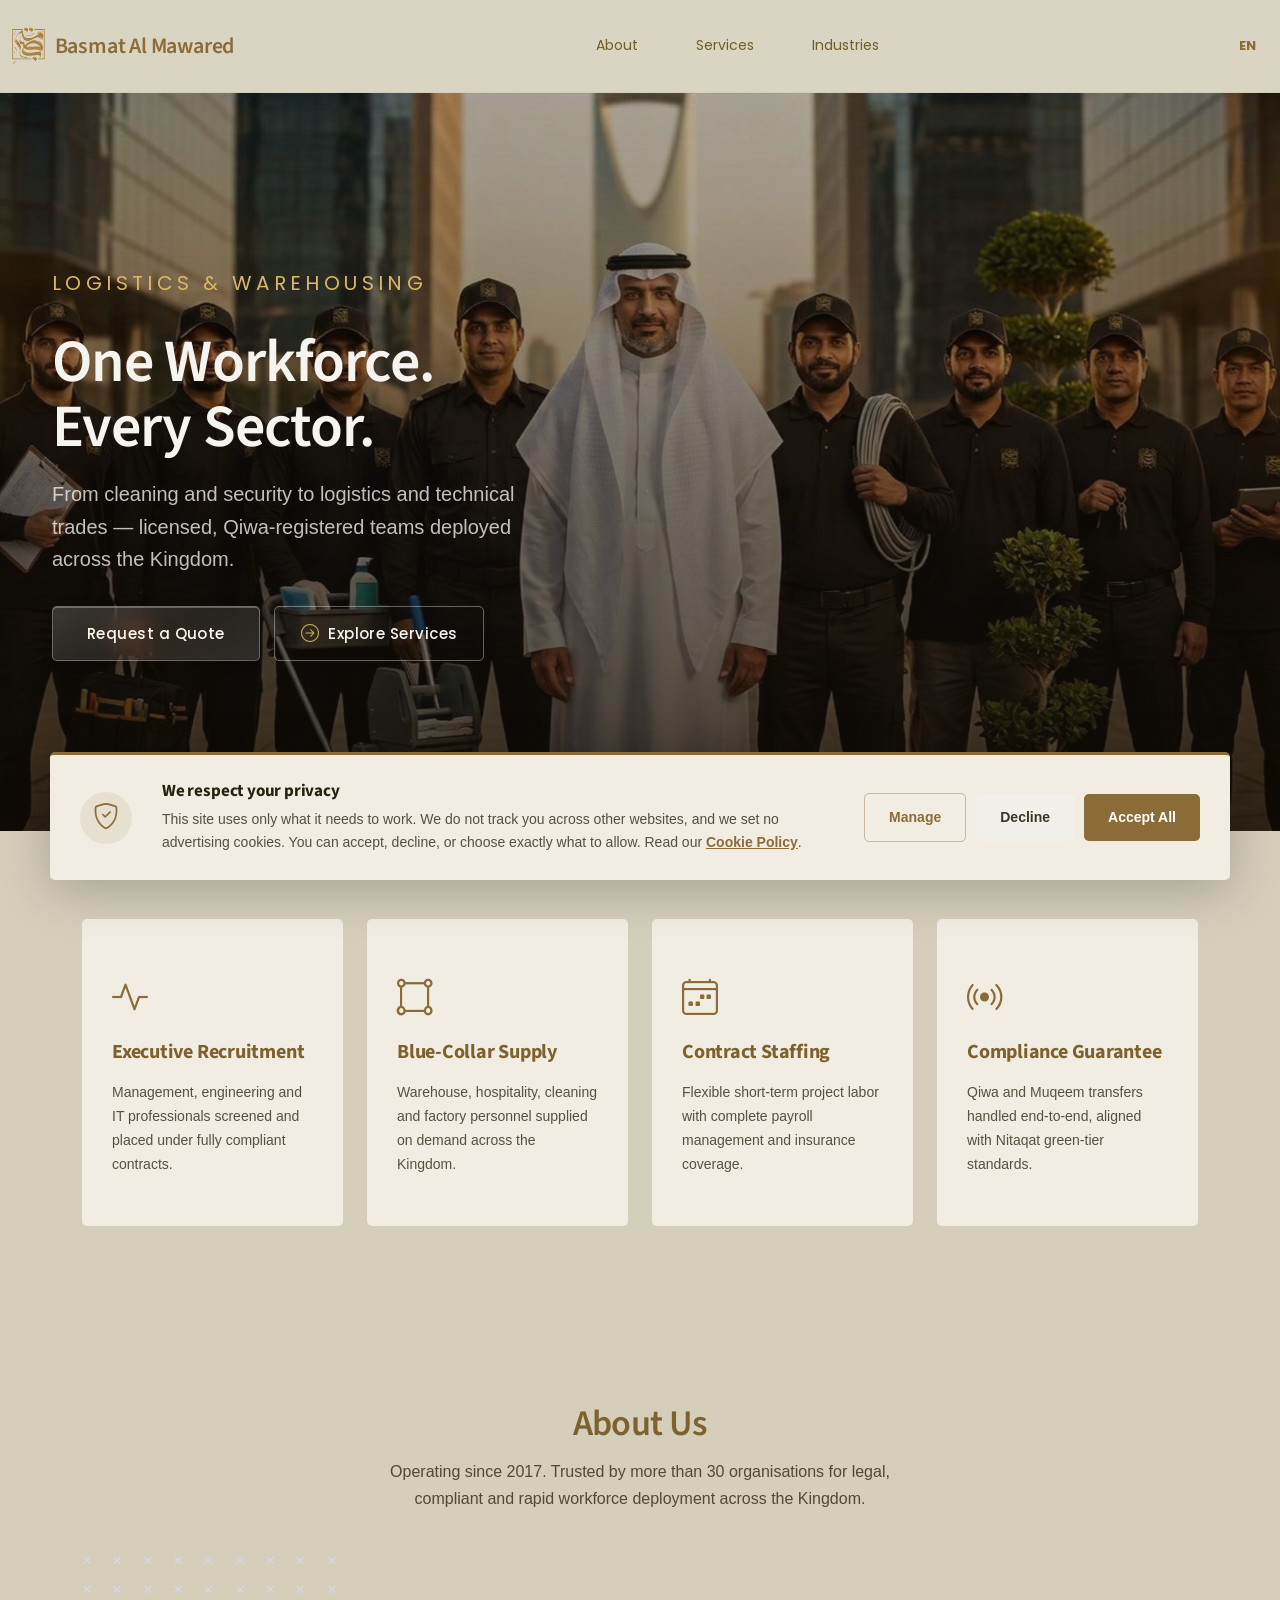
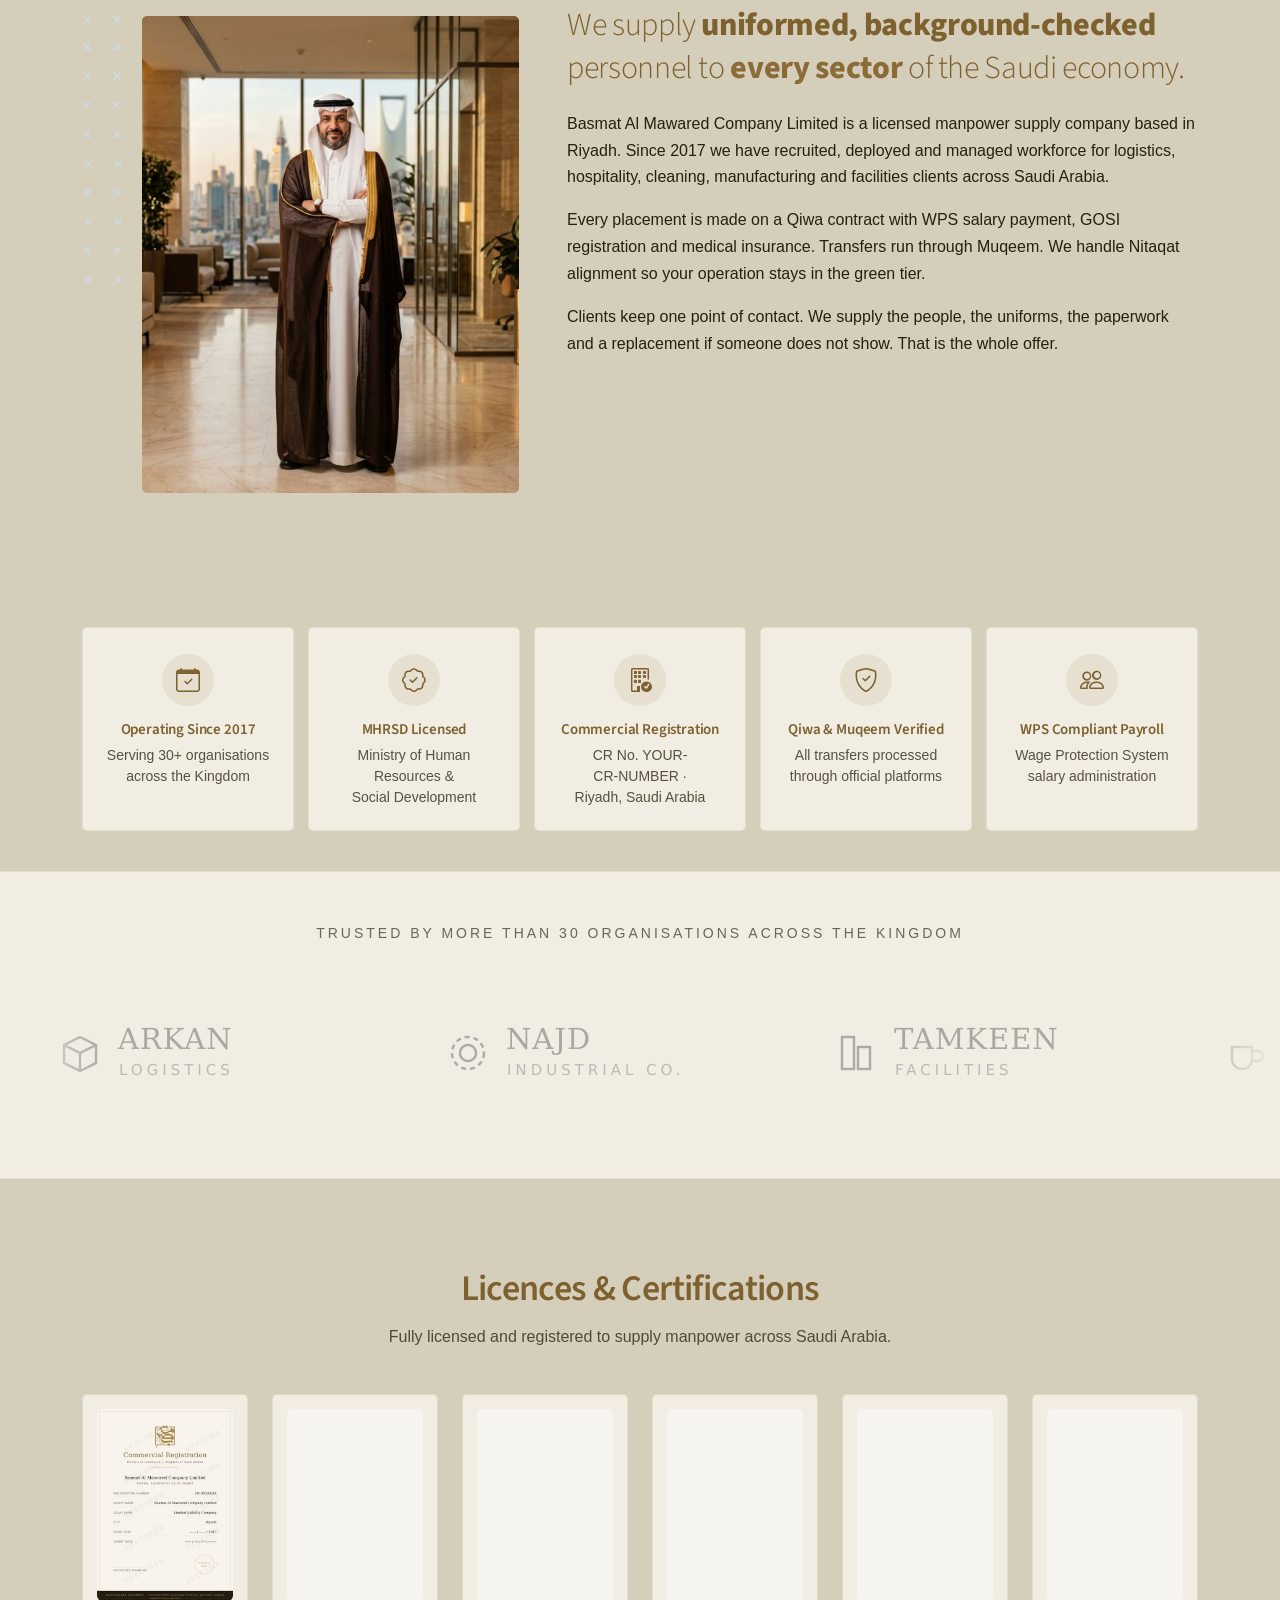
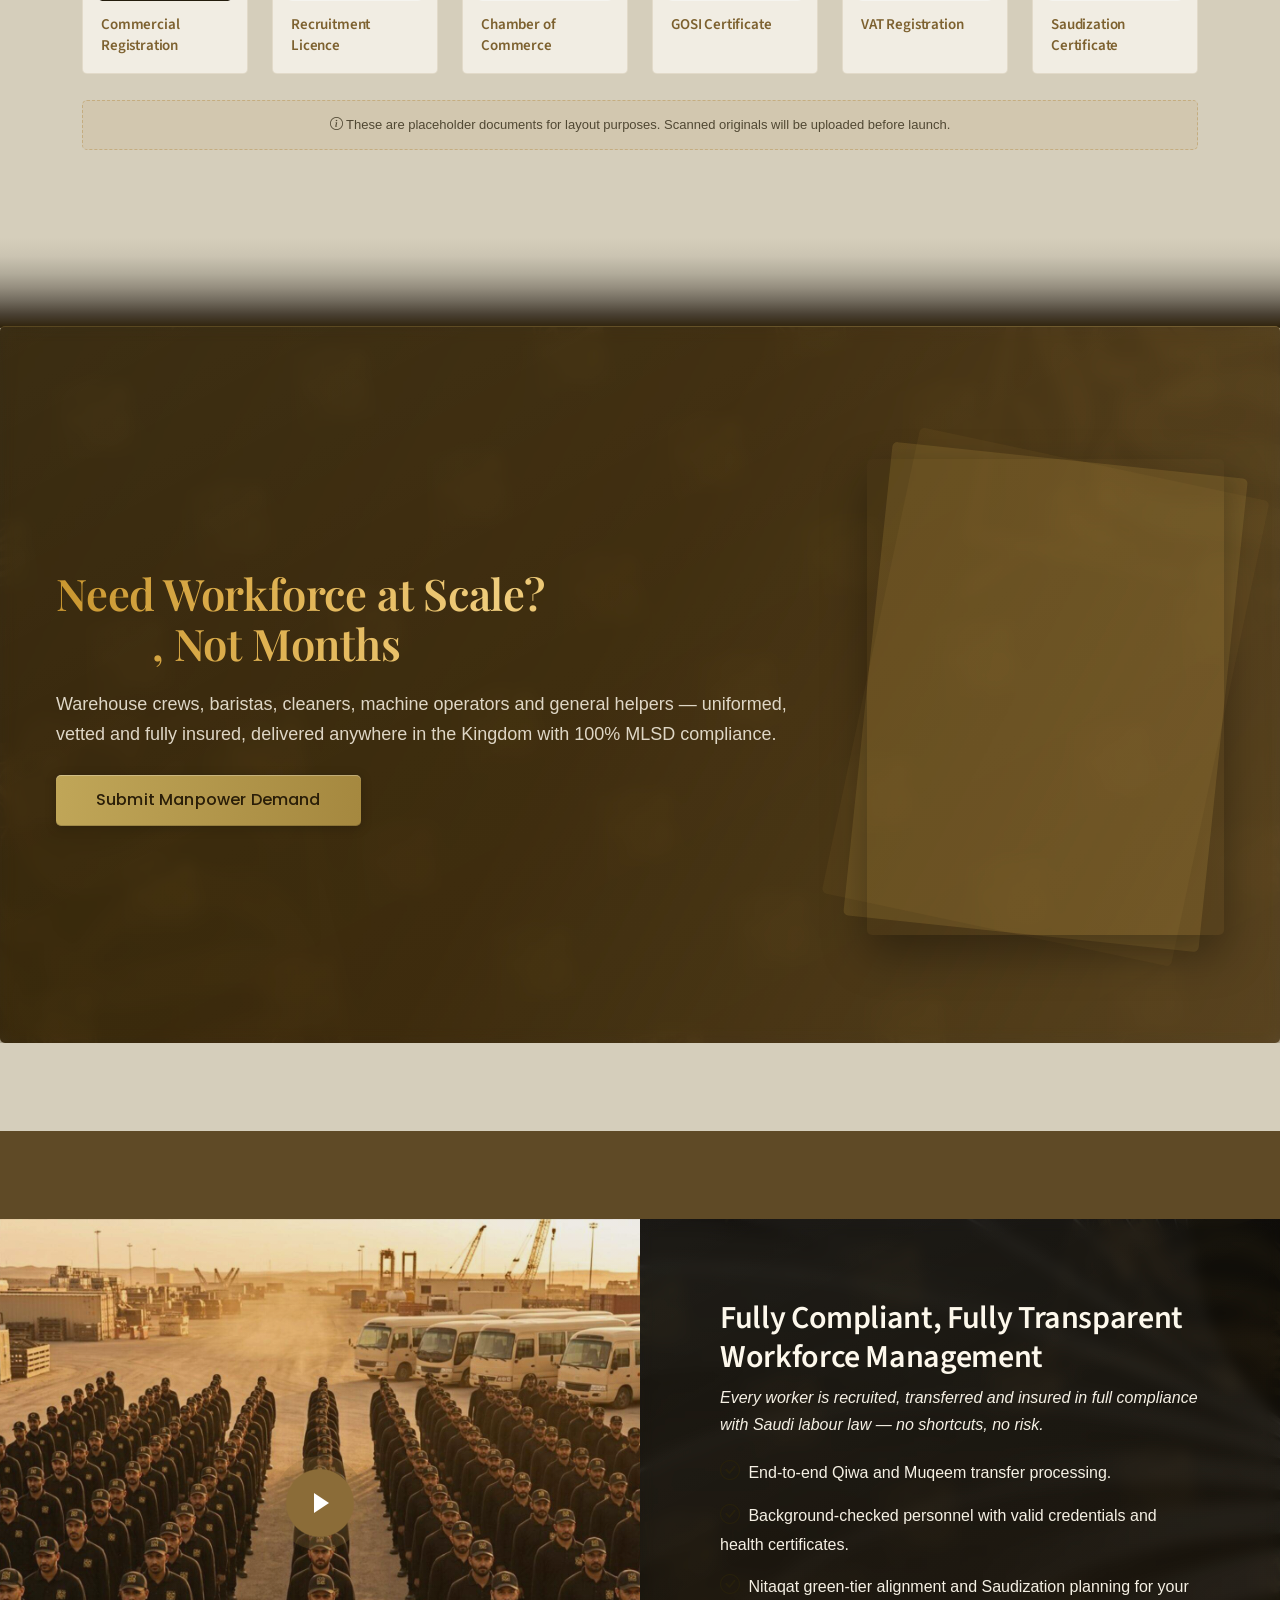
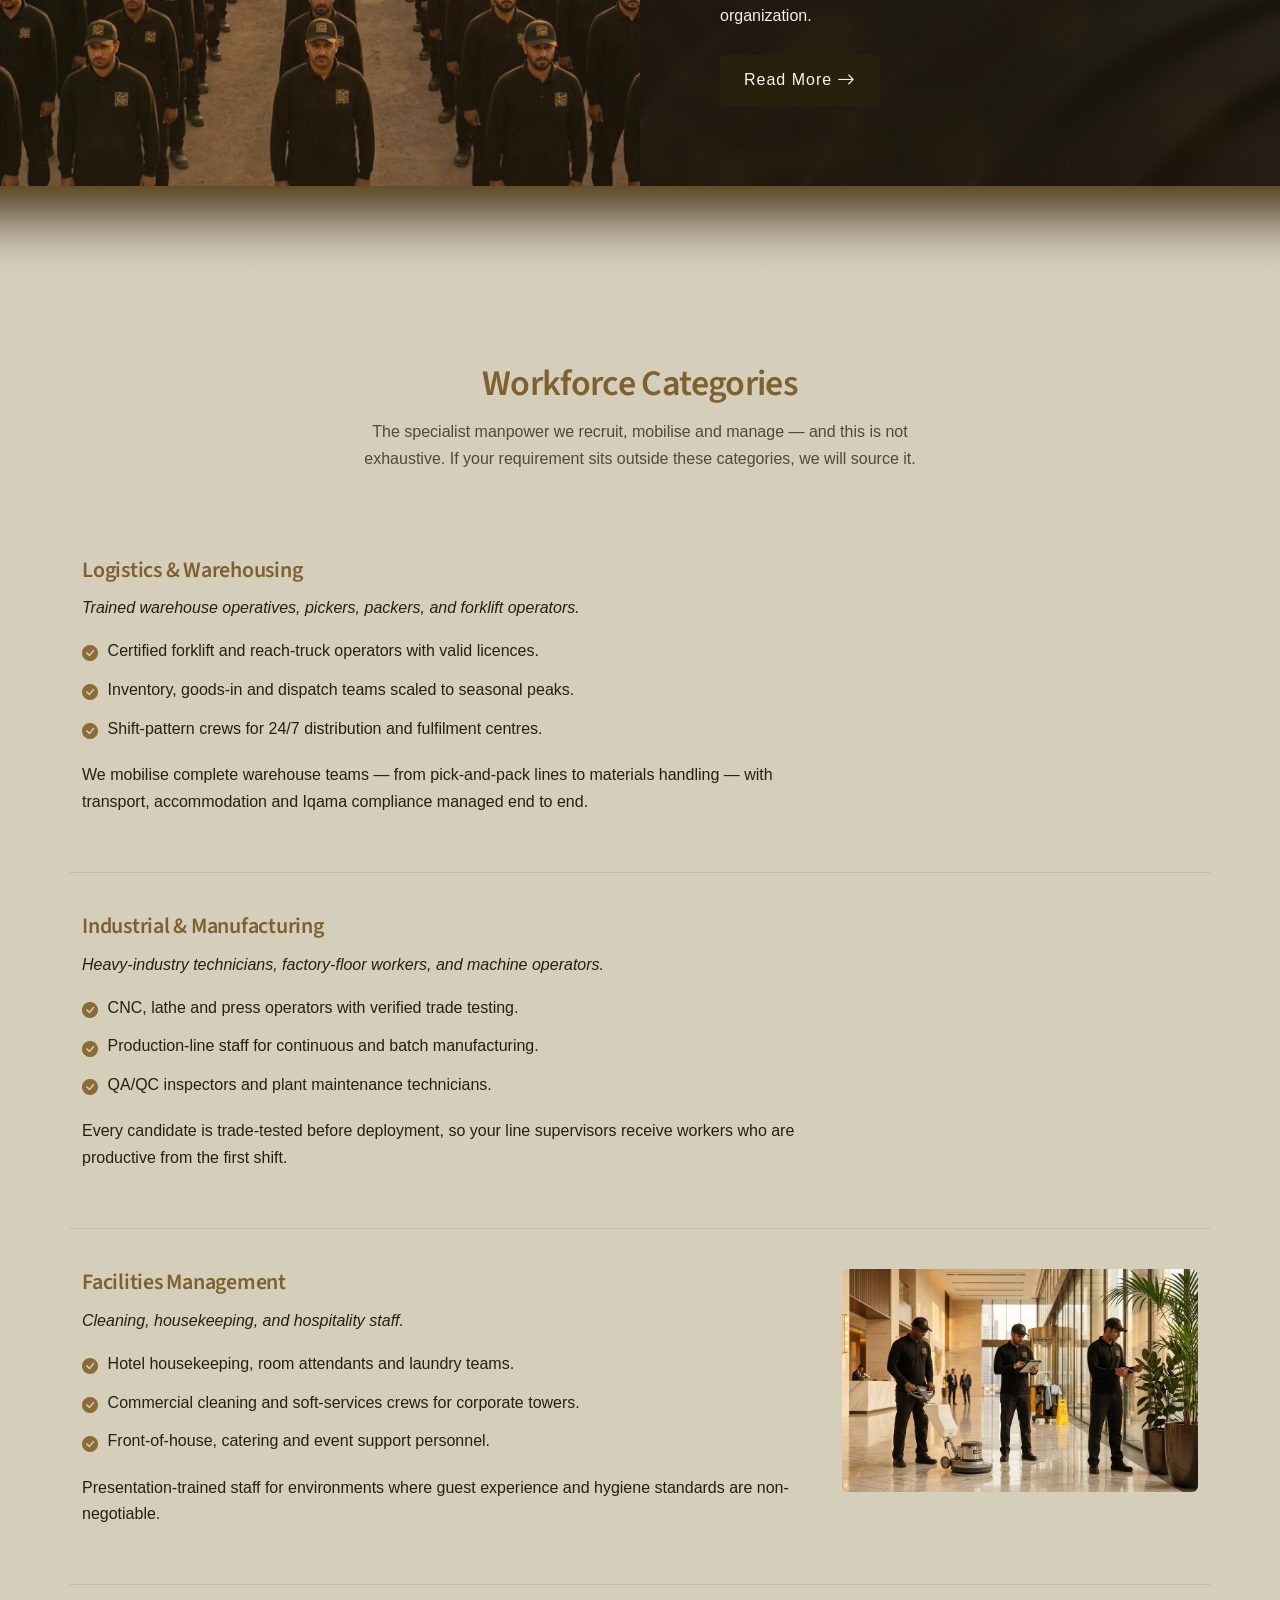
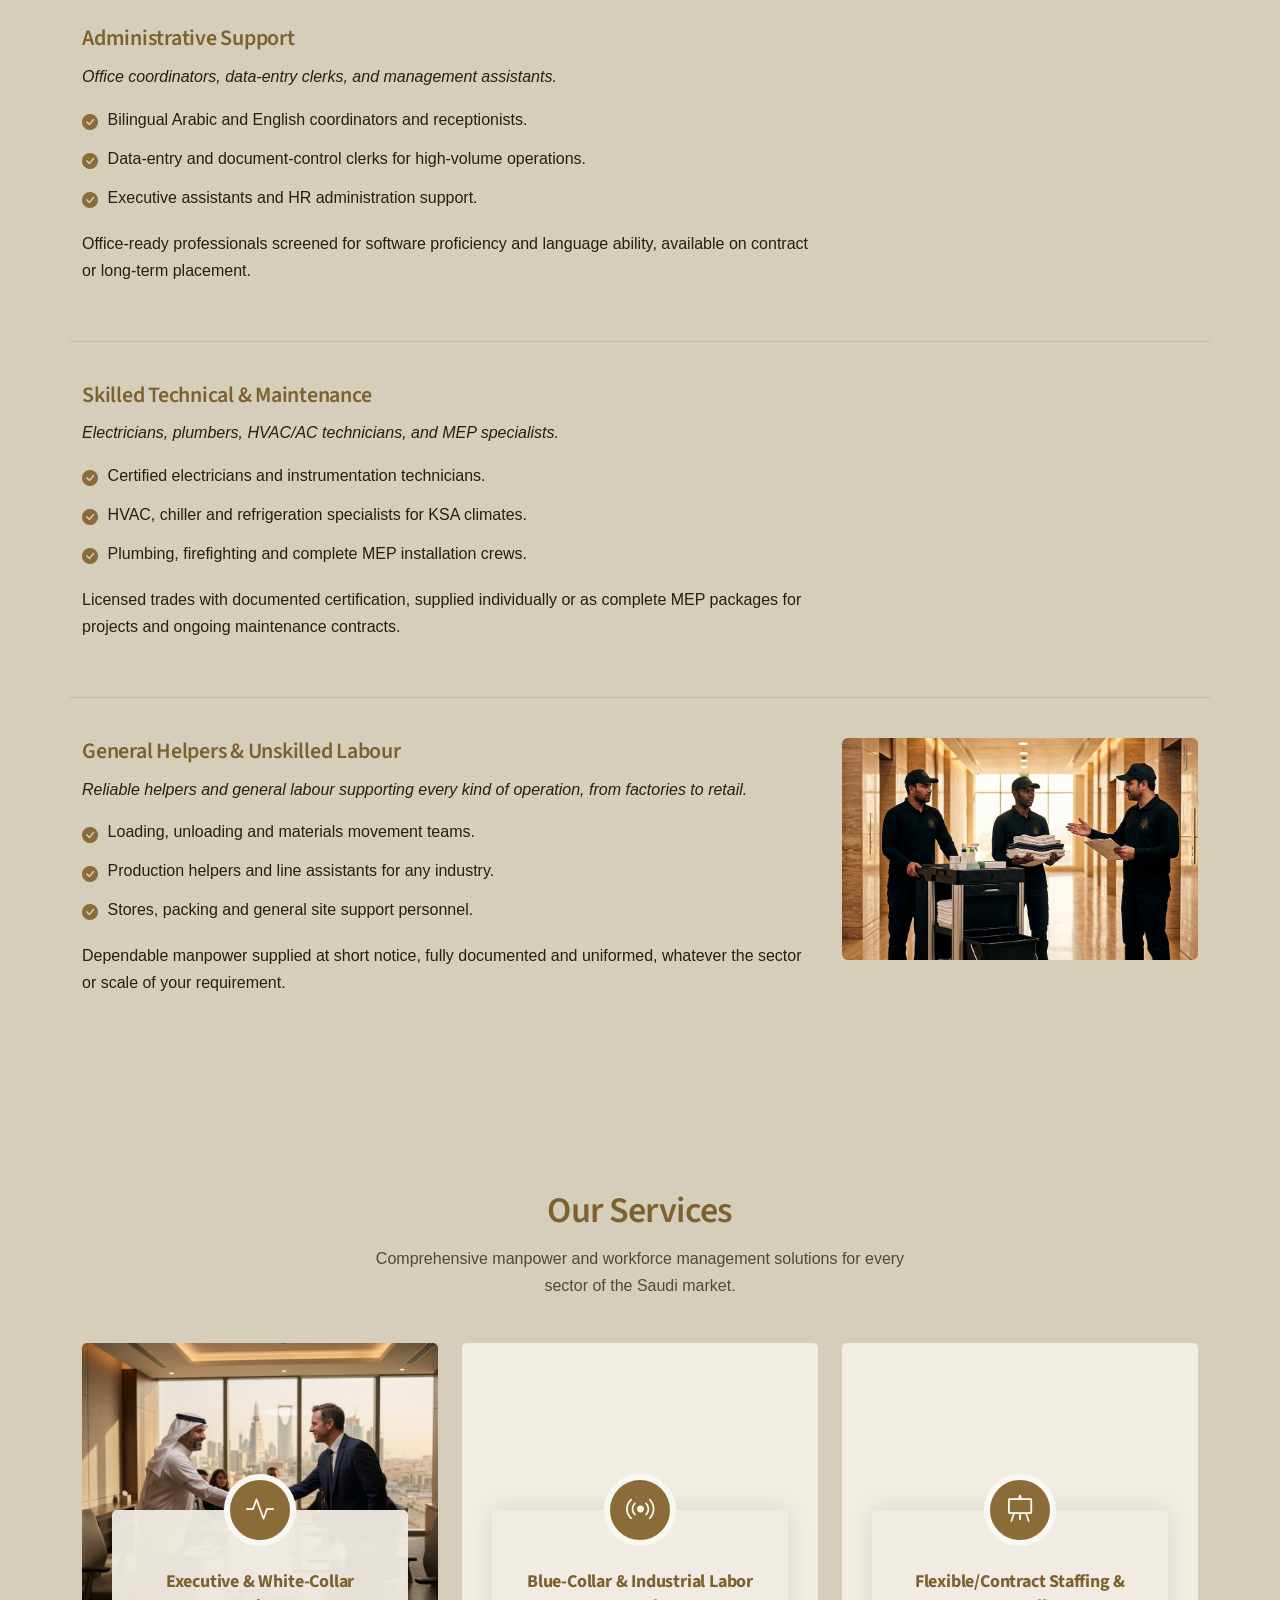
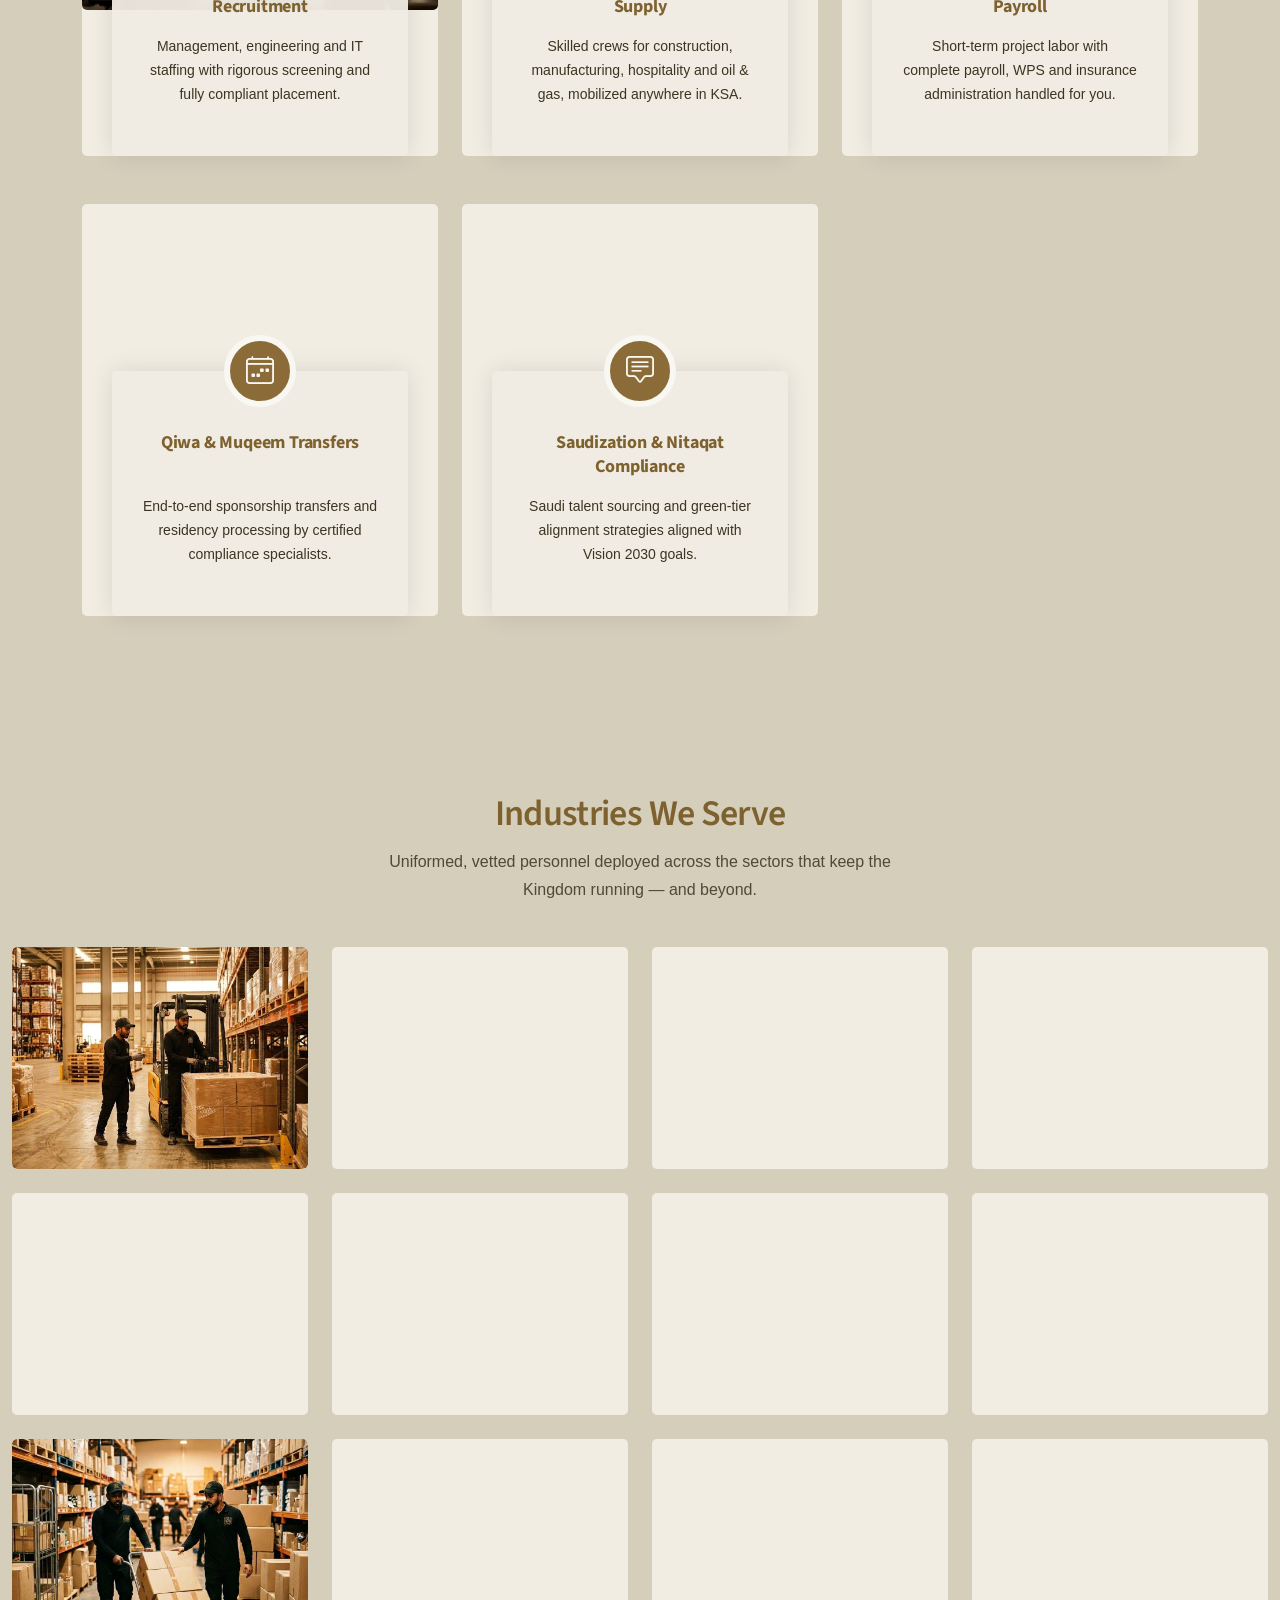
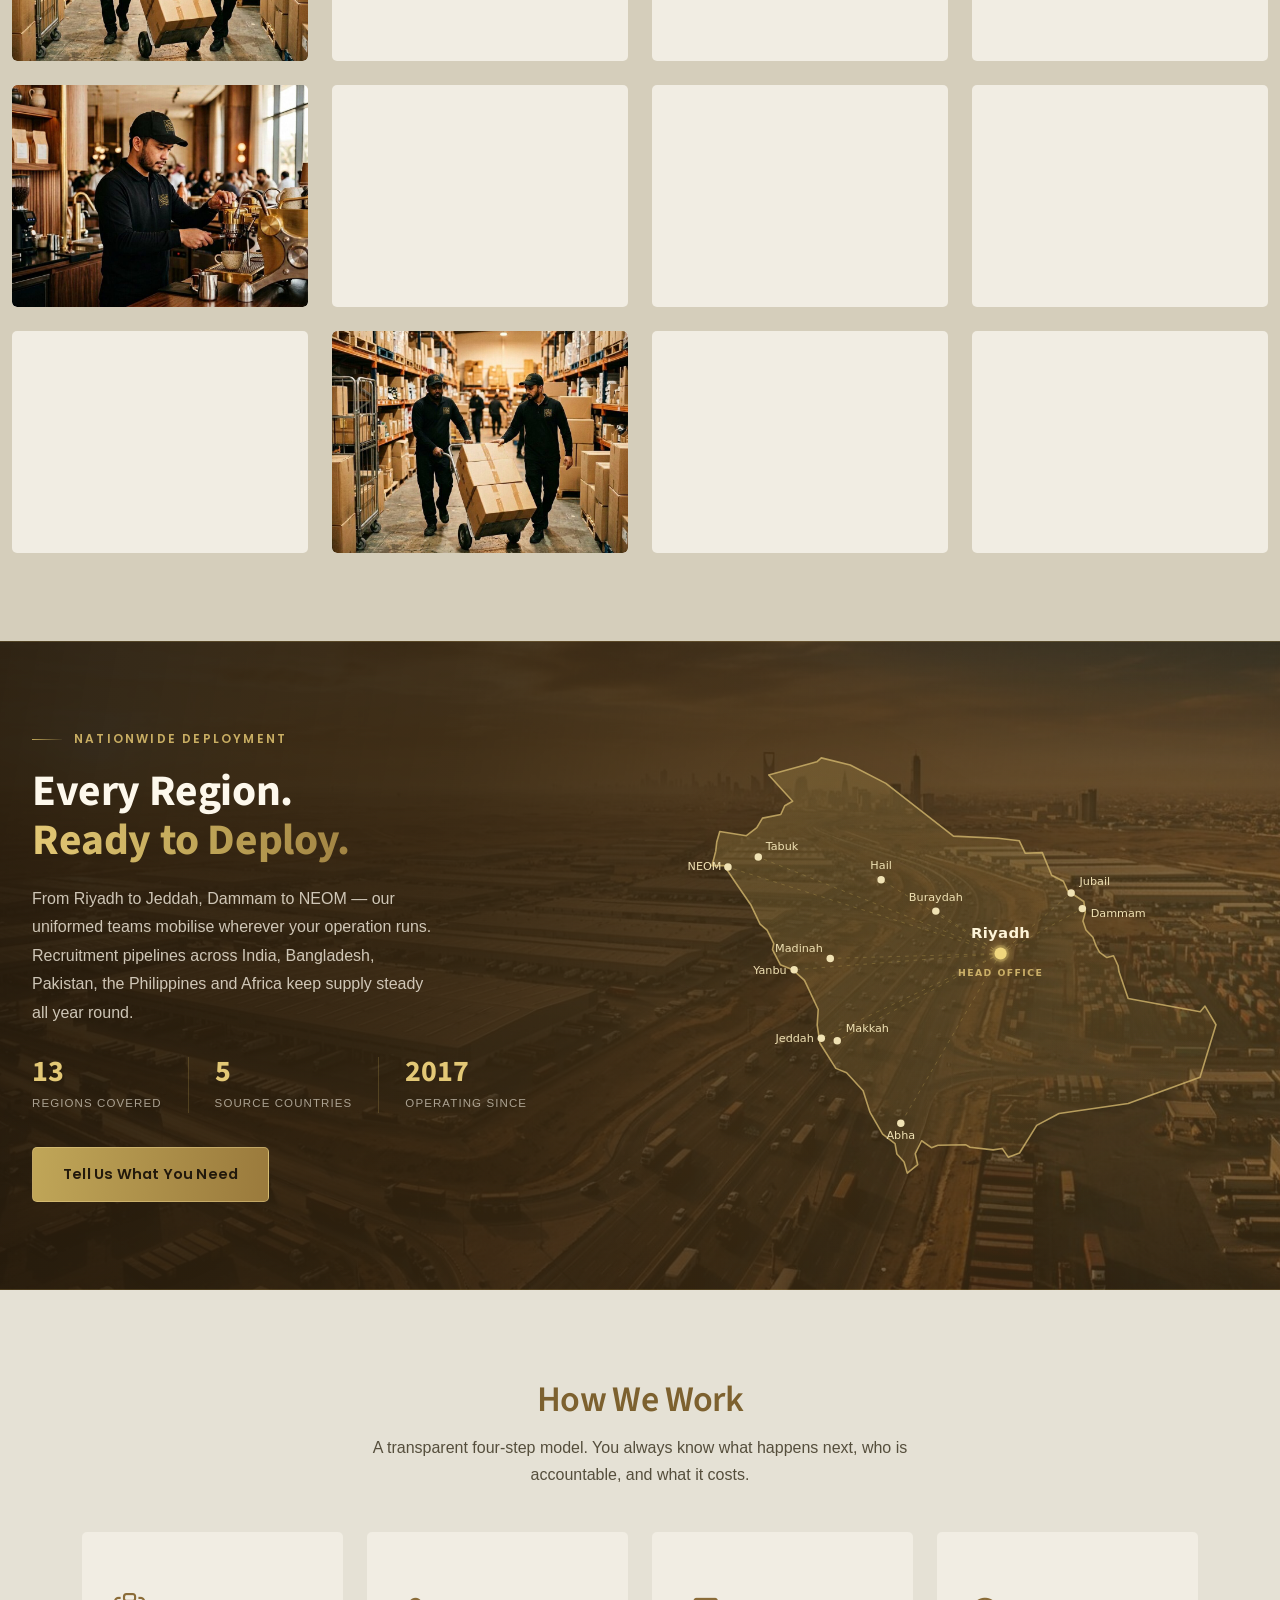
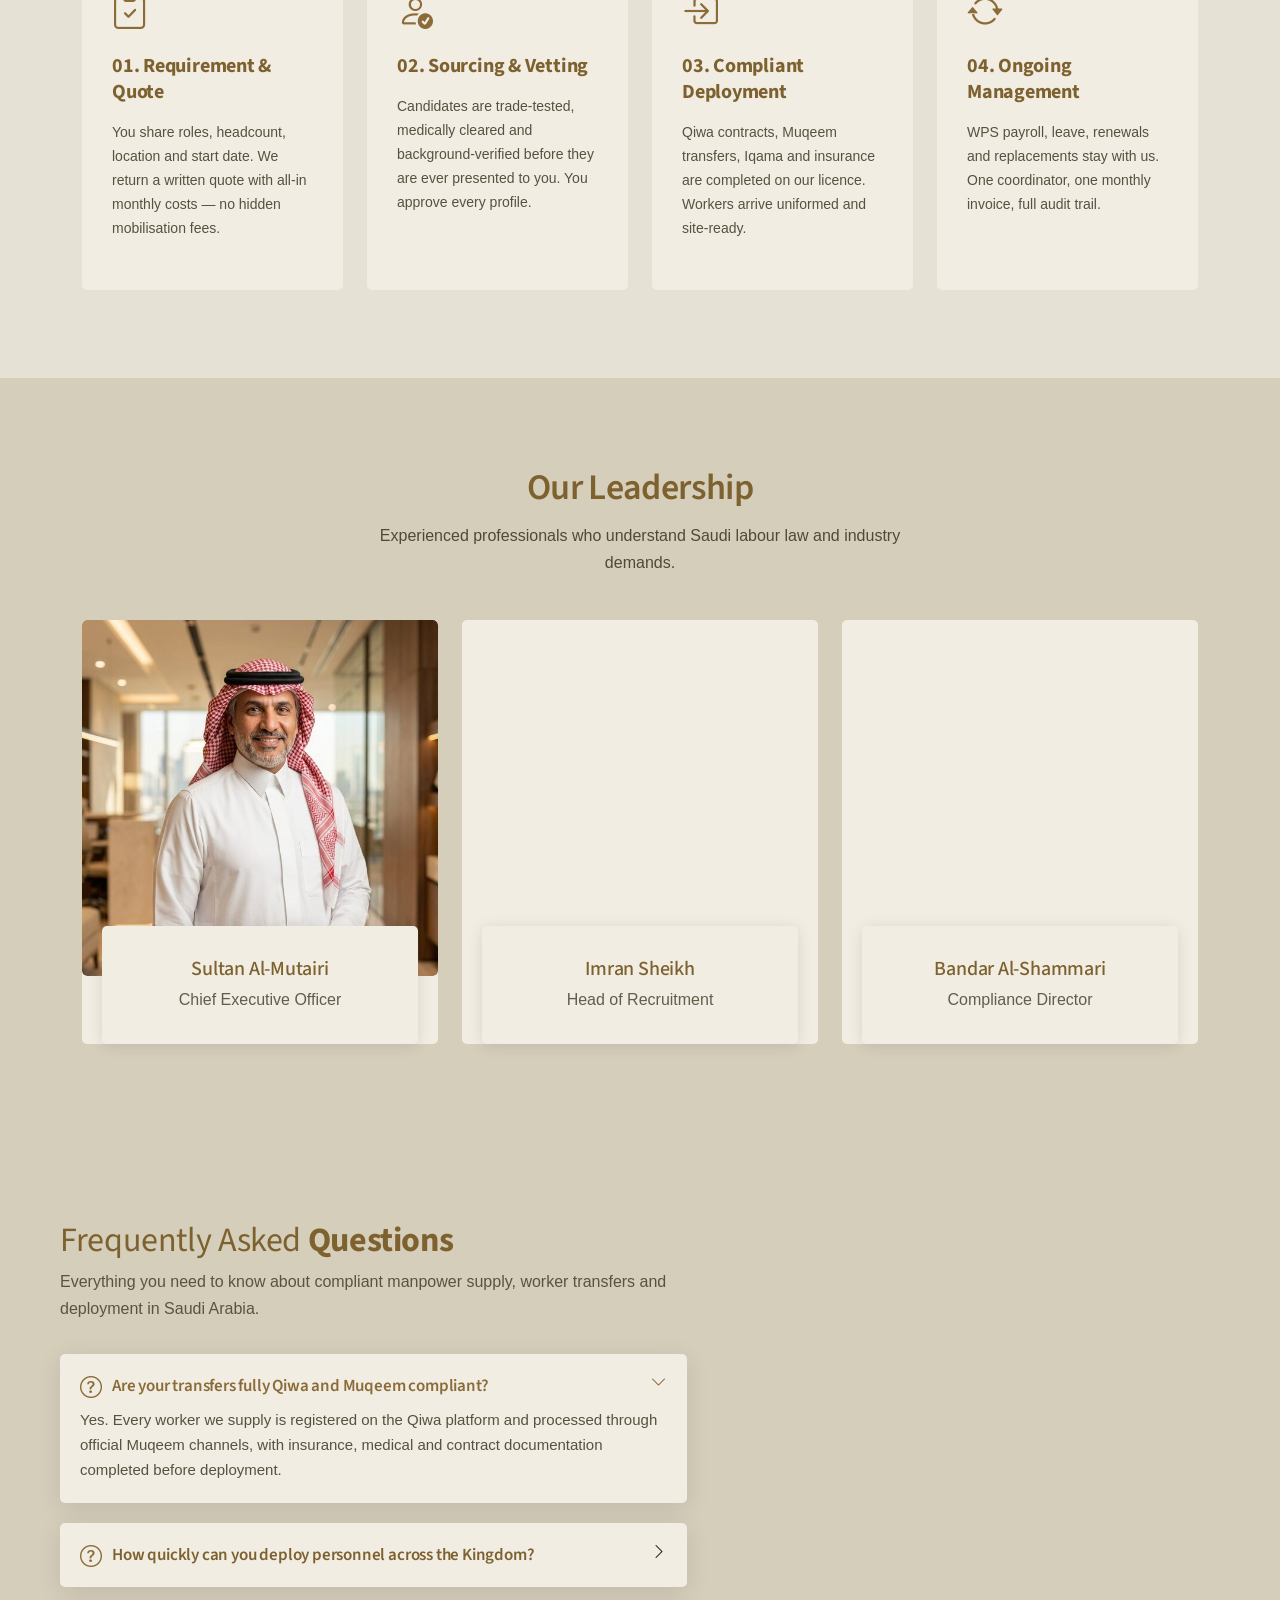
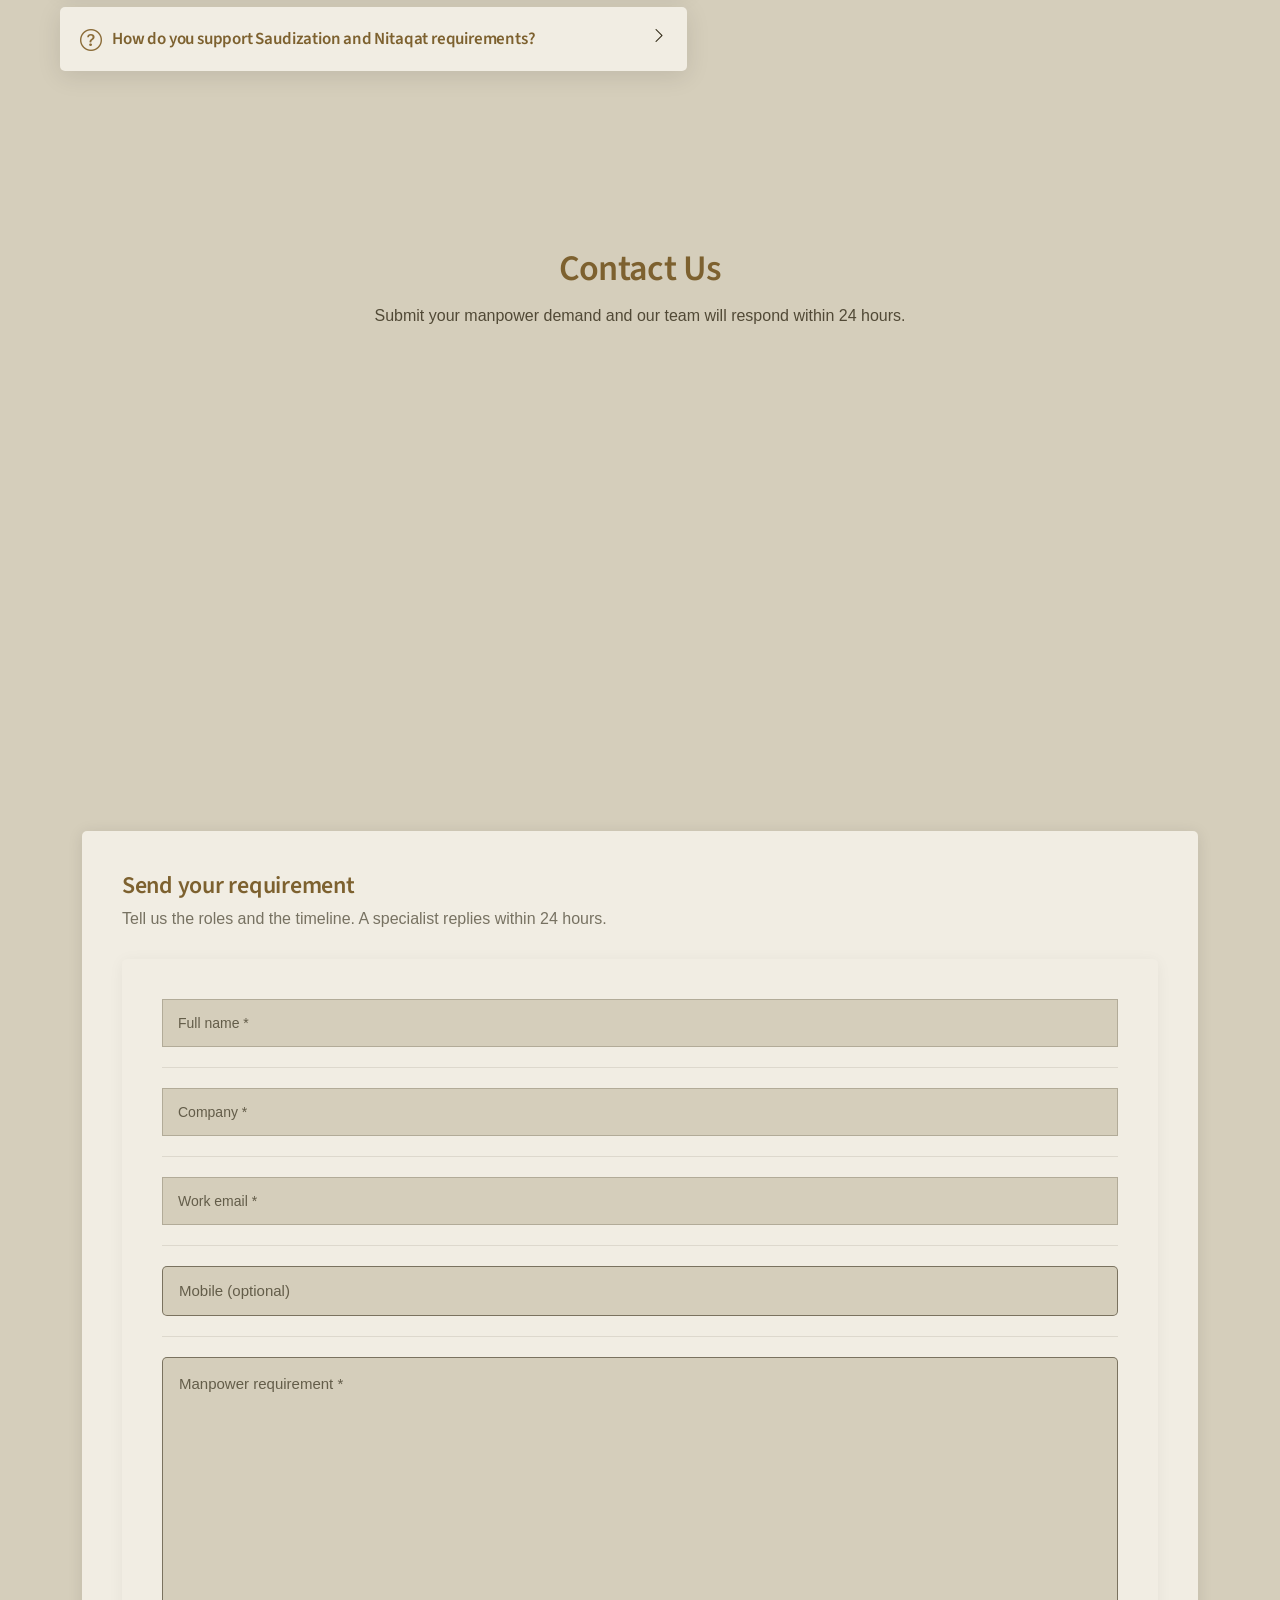
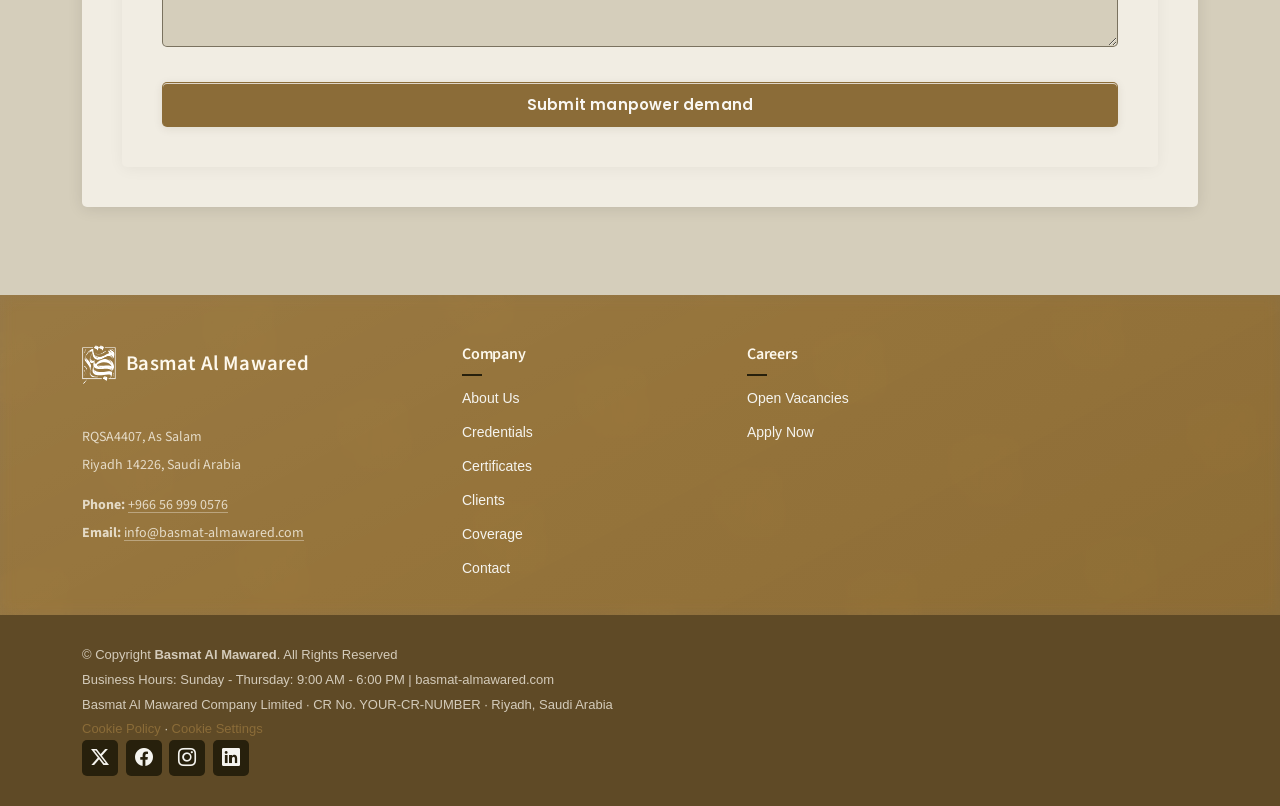
<file: index.html>
<!DOCTYPE html>
<html lang="en" dir="ltr">

<head>
  <meta charset="utf-8">
  <meta content="width=device-width, initial-scale=1.0" name="viewport">
  <title>Basmat Al Mawared Company Limited - Saudi Manpower Supply &amp; Workforce Management</title>
  <meta name="description" content="Licensed manpower supply company in Riyadh. We recruit, deploy and manage uniformed logistics, hospitality, cleaning, manufacturing and general labour across Saudi Arabia, with full Qiwa, Muqeem, WPS and Nitaqat compliance.">
  <meta name="keywords" content="manpower supply Saudi Arabia, labour supply Riyadh, workforce management KSA, Qiwa transfer, Muqeem, WPS payroll, Nitaqat compliance, warehouse staff, hospitality staff, cleaning company Riyadh">
  <meta name="robots" content="index, follow">
  <meta name="author" content="Basmat Al Mawared Company Limited">
  <link rel="canonical" href="https://basmat-almawared.com/">

  <!-- Open Graph / social sharing -->
  <meta property="og:type" content="website">
  <meta property="og:site_name" content="Basmat Al Mawared">
  <meta property="og:title" content="Basmat Al Mawared - Saudi Manpower Supply &amp; Workforce Management">
  <meta property="og:description" content="Licensed manpower supply in Riyadh. Uniformed, vetted personnel for logistics, hospitality, cleaning and manufacturing, with full Qiwa, Muqeem and WPS compliance.">
  <meta property="og:url" content="https://basmat-almawared.com/">
  <meta property="og:image" content="https://basmat-almawared.com/assets/img/portfolio/logistics-1.jpg">
  <meta property="og:locale" content="en_US">
  <meta property="og:locale:alternate" content="ar_SA">
  <meta name="twitter:card" content="summary_large_image">
  <meta name="twitter:title" content="Basmat Al Mawared - Saudi Manpower Supply">
  <meta name="twitter:description" content="Licensed manpower supply in Riyadh. Uniformed, vetted personnel with full Qiwa, Muqeem and WPS compliance.">
  <meta name="twitter:image" content="https://basmat-almawared.com/assets/img/portfolio/logistics-1.jpg">

  <!-- Favicons -->
  <link href="assets/img/favicon.png" rel="icon">
  <link href="assets/img/apple-touch-icon.png" rel="apple-touch-icon">

  <!-- Fonts -->
  <link href="https://fonts.googleapis.com" rel="preconnect">
  <link href="https://fonts.gstatic.com" rel="preconnect" crossorigin>
  <link href="https://fonts.googleapis.com/css2?family=Roboto:ital,wght@0,300;0,400;0,500;0,600;0,700;1,400;1,500&family=Poppins:wght@300;400;500;600;700&family=Source+Sans+Pro:wght@300;400;500;600;700&family=Playfair+Display:ital,wght@0,600;0,700;1,700&display=swap" rel="stylesheet">

  <!-- Vendor CSS Files -->
  <link href="assets/vendor/bootstrap/css/bootstrap.min.css" rel="stylesheet">
  <link href="assets/vendor/bootstrap-icons/bootstrap-icons.css" rel="stylesheet">
  <link href="assets/vendor/aos/aos.css" rel="stylesheet">
  <link href="assets/vendor/glightbox/css/glightbox.min.css" rel="stylesheet">
  <link href="assets/vendor/swiper/swiper-bundle.min.css" rel="stylesheet">

  <!-- Main CSS File -->
  <link href="assets/css/main.css?v=70" rel="stylesheet">

  <link href="assets/css/hero-slider.css?v=70" rel="stylesheet">
  <link href="assets/css/clients.css?v=70" rel="stylesheet">
  <link href="assets/css/cookie.css?v=70" rel="stylesheet">
  <link href="assets/css/coverage.css?v=70" rel="stylesheet">

  <!-- =======================================================
  * Template Name: HeroBiz
  * Template URL: https://bootstrapmade.com/herobiz-bootstrap-business-template/
  * Updated: Aug 07 2024 with Bootstrap v5.3.3
  * Author: BootstrapMade.com
  * License: https://bootstrapmade.com/license/
  ======================================================== -->
  <!-- Structured data: helps Google verify the business identity -->
  <script type="application/ld+json">
  {
    "@context": "https://schema.org",
    "@type": "EmploymentAgency",
    "name": "Basmat Al Mawared Company Limited",
    "url": "https://basmat-almawared.com/",
    "logo": "https://basmat-almawared.com/assets/img/logo.svg",
    "description": "Licensed manpower supply and workforce management company in Riyadh, Saudi Arabia.",
    "address": {
      "@type": "PostalAddress",
      "streetAddress": "RQSA4407, As Salam District",
      "addressLocality": "Riyadh",
      "postalCode": "14226",
      "addressCountry": "SA"
    },
    "email": "info@basmat-almawared.com",
    "telephone": "+966569990576",
    "areaServed": {
      "@type": "Country",
      "name": "Saudi Arabia"
    },
    "knowsLanguage": ["ar", "en"]
  }
  </script>

<link href="assets/css/refinements.css?v=70" rel="stylesheet">
  <link href="assets/css/rtl.css?v=70" rel="stylesheet">

</head>

<body class="index-page">

  <header id="header" class="header d-flex align-items-center sticky-top">
    <div class="container-fluid position-relative d-flex align-items-center justify-content-between">

      <a href="index.html" class="logo d-flex align-items-center me-auto me-xl-0">
        <img src="assets/img/logo.svg" alt="Basmat Al Mawared logo" width="136" height="159">
        <h1 class="sitename" data-i18n="site.name">Basmat Al Mawared</h1>
      </a>

      <nav id="navmenu" class="navmenu">
        <ul>
          <li><a href="#about" data-i18n="nav.about">About</a></li>
          <li><a href="#services" data-i18n="nav.services">Services</a></li>
          <li><a href="#portfolio" data-i18n="nav.industries">Industries</a></li>
        </ul>
        <i class="mobile-nav-toggle d-xl-none bi bi-list"></i>
      </nav>

      <div id="lang-toggle" class="lang-switch" role="button" tabindex="0" aria-label="Toggle to Arabic">
        <span class="lang-label active" data-i18n-lang="en">EN</span>
      </div>

    </div>
  </header>

  <main class="main">

    <!-- Hero Section -->
    <section id="hero" class="hero section">

      <div class="hero-slider swiper">
        <div class="swiper-wrapper">
          <div class="swiper-slide">
            <img src="assets/img/hero/hero-1.jpg" alt="Uniformed Basmat Al Mawared team in a Riyadh corporate lobby at sunrise" width="1920" height="1080" fetchpriority="high" decoding="async">
            <div class="hero-slide-content">
              <div class="container">
                <p class="hero-kicker" data-i18n="hero.kicker">Since 2017 &middot; Riyadh</p>
                <h1 data-i18n="hero.title1">One Workforce.<br>Every Sector.</h1>
                <p class="hero-lead" data-i18n="hero.lead1">From cleaning and security to logistics and technical trades &mdash; licensed, Qiwa-registered teams deployed across the Kingdom.</p>
                <div class="hero-actions">
                  <a href="#contact" class="btn-get-started scrollto">Request a Quote</a>
                  <a href="#services" class="btn-watch-video scrollto"><i class="bi bi-arrow-right-circle"></i><span>Explore Services</span></a>
                </div>
              </div>
            </div>
          </div>
          <div class="swiper-slide">
            <img src="assets/img/hero/hero-2.jpg" alt="Logistics and warehouse personnel at a Saudi distribution centre" width="1920" height="1080" loading="lazy" decoding="async">
            <div class="hero-slide-content">
              <div class="container">
                <p class="hero-kicker" data-i18n="hero.kicker">Logistics &amp; Warehousing</p>
                <h1 data-i18n="hero.title2">Teams That<br>Keep You Moving</h1>
                <p class="hero-lead">Forklift operators, loaders and stock controllers &mdash; background-checked, uniformed and ready for your peak season.</p>
                <div class="hero-actions">
                  <a href="#contact" class="btn-get-started scrollto">Request a Quote</a>
                  <a href="#services" class="btn-watch-video scrollto"><i class="bi bi-arrow-right-circle"></i><span>Explore Services</span></a>
                </div>
              </div>
            </div>
          </div>
          <div class="swiper-slide">
            <img src="assets/img/hero/hero-3.jpg" alt="Maintenance technician servicing building equipment" width="1920" height="1080" loading="lazy" decoding="async">
            <div class="hero-slide-content">
              <div class="container">
                <p class="hero-kicker">Technical &amp; Maintenance</p>
                <h1 data-i18n="hero.title3">Skilled Hands,<br>Certified Trades</h1>
                <p class="hero-lead">Electricians, HVAC technicians, plumbers and carpenters. Every deployment covered by our replacement guarantee.</p>
                <div class="hero-actions">
                  <a href="#contact" class="btn-get-started scrollto">Request a Quote</a>
                  <a href="#services" class="btn-watch-video scrollto"><i class="bi bi-arrow-right-circle"></i><span>Explore Services</span></a>
                </div>
              </div>
            </div>
          </div>
          <div class="swiper-slide">
            <img src="assets/img/hero/hero-4.jpg" alt="Operations manager reviewing deployment plans with uniformed staff" width="1920" height="1080" loading="lazy" decoding="async">
            <div class="hero-slide-content">
              <div class="container">
                <p class="hero-kicker">Facilities &amp; Hospitality</p>
                <h1 data-i18n="hero.title4">Trusted by 30+<br>Organisations</h1>
                <p class="hero-lead">Housekeeping, grounds, laundry and portering &mdash; managed end to end, with WPS payroll handled in-house.</p>
                <div class="hero-actions">
                  <a href="#contact" class="btn-get-started scrollto">Request a Quote</a>
                  <a href="#services" class="btn-watch-video scrollto"><i class="bi bi-arrow-right-circle"></i><span>Explore Services</span></a>
                </div>
              </div>
            </div>
          </div>
          <div class="swiper-slide">
            <img src="assets/img/hero/hero-5.jpg" alt="Uniformed cleaning team with commercial equipment in a Riyadh office atrium" width="1920" height="1080" loading="lazy" decoding="async">
            <div class="hero-slide-content">
              <div class="container">
                <p class="hero-kicker">Cleaning &amp; Soft Services</p>
                <h1 data-i18n="hero.title5">Spotless,<br>Every Shift</h1>
                <p class="hero-lead">Day and night cleaning crews for offices, malls and hospitals &mdash; trained, supervised and audited to an agreed scope.</p>
                <div class="hero-actions">
                  <a href="#contact" class="btn-get-started scrollto">Request a Quote</a>
                  <a href="#services" class="btn-watch-video scrollto"><i class="bi bi-arrow-right-circle"></i><span>Explore Services</span></a>
                </div>
              </div>
            </div>
          </div>
          <div class="swiper-slide">
            <img src="assets/img/hero/hero-6.jpg" alt="Industrial operators and technicians on a Saudi manufacturing floor" width="1920" height="1080" loading="lazy" decoding="async">
            <div class="hero-slide-content">
              <div class="container">
                <p class="hero-kicker">Industrial &amp; Manufacturing</p>
                <h1 data-i18n="hero.title6">Production Lines,<br>Fully Manned</h1>
                <p class="hero-lead">Machine operators, QC inspectors and line assistants supplied at volume &mdash; GOSI-registered and insured from day one.</p>
                <div class="hero-actions">
                  <a href="#contact" class="btn-get-started scrollto">Request a Quote</a>
                  <a href="#services" class="btn-watch-video scrollto"><i class="bi bi-arrow-right-circle"></i><span>Explore Services</span></a>
                </div>
              </div>
            </div>
          </div>
        </div>

        <div class="hero-pagination"></div>
        <button class="hero-nav hero-prev" type="button" aria-label="Previous slide"><i class="bi bi-chevron-left"></i></button>
        <button class="hero-nav hero-next" type="button" aria-label="Next slide"><i class="bi bi-chevron-right"></i></button>
      </div>

    </section><!-- /Hero Section -->

    <!-- Featured Services Section -->
    <section id="featured-services" class="featured-services section">

      <div class="container">

        <div class="row gy-4">

          <div class="col-xl-3 col-md-6 d-flex">
            <div class="service-item position-relative">
              <div class="icon"><i class="bi bi-activity icon"></i></div>
              <h4><a href="#services" class="stretched-link" data-i18n="featuredServices.execRecruitment.title">Executive Recruitment</a></h4>
              <p data-i18n="featuredServices.execRecruitment.desc">Management, engineering and IT professionals screened and placed under fully compliant contracts.</p>
            </div>
          </div><!-- End Service Item -->

          <div class="col-xl-3 col-md-6 d-flex">
            <div class="service-item position-relative">
              <div class="icon"><i class="bi bi-bounding-box-circles icon"></i></div>
              <h4><a href="#services" class="stretched-link" data-i18n="featuredServices.blueCollar.title">Blue-Collar Supply</a></h4>
              <p data-i18n="featuredServices.blueCollar.desc">Warehouse, hospitality, cleaning and factory personnel supplied on demand across the Kingdom.</p>
            </div>
          </div><!-- End Service Item -->

          <div class="col-xl-3 col-md-6 d-flex">
            <div class="service-item position-relative">
              <div class="icon"><i class="bi bi-calendar4-week icon"></i></div>
              <h4><a href="#services" class="stretched-link" data-i18n="featuredServices.contractStaffing.title">Contract Staffing</a></h4>
              <p data-i18n="featuredServices.contractStaffing.desc">Flexible short-term project labor with complete payroll management and insurance coverage.</p>
            </div>
          </div><!-- End Service Item -->

          <div class="col-xl-3 col-md-6 d-flex">
            <div class="service-item position-relative">
              <div class="icon"><i class="bi bi-broadcast icon"></i></div>
              <h4><a href="#services" class="stretched-link" data-i18n="featuredServices.compliance.title">Compliance Guarantee</a></h4>
              <p data-i18n="featuredServices.compliance.desc">Qiwa and Muqeem transfers handled end-to-end, aligned with Nitaqat green-tier standards.</p>
            </div>
          </div><!-- End Service Item -->

        </div>

      </div>

    </section><!-- /Featured Services Section -->

    <!-- About Section -->
    <section id="about" class="about section">

      <!-- Section Title -->
      <div class="container section-title" data-aos="fade-up">
        <h2 data-i18n="about.title">About Us</h2>
        <p data-i18n="about.desc">Operating since 2017. Trusted by more than 30 organisations for legal, compliant and rapid workforce deployment across the Kingdom.</p>
      </div><!-- End Section Title -->

      <div class="container" data-aos="fade-up">

        <div class="row g-4 g-lg-5" data-aos="fade-up">

          <div class="col-lg-5">
            <div class="about-img">
              <img width="1024" height="1295" src="assets/img/about-portrait.jpg" class="img-fluid" alt="Basmat Al Mawared supervisor reviewing deployment schedules in Riyadh" loading="lazy" decoding="async">
            </div>
          </div>

          <div class="col-lg-7">
            <h3 class="pt-0 pt-lg-5 heading-emphasis" data-i18n="about.heading">We supply <strong>uniformed, background-checked</strong> personnel to <span class="accent">every sector</span> of the Saudi economy.</h3>
            <p data-i18n="about.p1">Basmat Al Mawared Company Limited is a licensed manpower supply company based in Riyadh. Since 2017 we have recruited, deployed and managed workforce for logistics, hospitality, cleaning, manufacturing and facilities clients across Saudi Arabia.</p>
            <p data-i18n="about.p2">Every placement is made on a Qiwa contract with WPS salary payment, GOSI registration and medical insurance. Transfers run through Muqeem. We handle Nitaqat alignment so your operation stays in the green tier.</p>
            <p data-i18n="about.p3">Clients keep one point of contact. We supply the people, the uniforms, the paperwork and a replacement if someone does not show. That is the whole offer.</p>
          </div>
        </div>
      </div>
    </section><!-- /About Section -->

    <!-- Credentials Section -->
    <section id="credentials" class="credentials section">

      <div class="container" data-aos="fade-up">

        <ul class="credential-grid">
          <li class="credential-item">
            <span class="credential-icon"><i class="bi bi-calendar-check" aria-hidden="true"></i></span>
            <h3 class="credential-title" data-i18n="credentials.operatingSince">Operating Since 2017</h3>
            <p class="credential-detail">Serving 30+ organisations across the Kingdom</p>
          </li>
          <li class="credential-item">
            <span class="credential-icon"><i class="bi bi-patch-check" aria-hidden="true"></i></span>
            <h3 class="credential-title" data-i18n="credentials.mhrsdLicensed">MHRSD Licensed</h3>
            <p class="credential-detail">Ministry of Human Resources &amp; Social Development</p>
          </li>
          <li class="credential-item">
            <span class="credential-icon"><i class="bi bi-building-check" aria-hidden="true"></i></span>
            <h3 class="credential-title" data-i18n="credentials.commercialRegistration">Commercial Registration</h3>
            <p class="credential-detail">CR No. YOUR-CR-NUMBER &middot; Riyadh, Saudi Arabia</p>
          </li>
          <li class="credential-item">
            <span class="credential-icon"><i class="bi bi-shield-check" aria-hidden="true"></i></span>
            <h3 class="credential-title" data-i18n="credentials.qiwaVerified">Qiwa &amp; Muqeem Verified</h3>
            <p class="credential-detail">All transfers processed through official platforms</p>
          </li>
          <li class="credential-item">
            <span class="credential-icon"><i class="bi bi-people" aria-hidden="true"></i></span>
            <h3 class="credential-title" data-i18n="credentials.wpsCompliant">WPS Compliant Payroll</h3>
            <p class="credential-detail">Wage Protection System salary administration</p>
          </li>
        </ul>

      </div>

    </section><!-- /Credentials Section -->

    <!-- Client Marquee Section -->
    <section id="clients" class="client-marquee">

      <div class="marquee-heading" data-aos="fade-up">
        <p>Trusted by more than 30 organisations across the Kingdom</p>
      </div>

      <div class="marquee-viewport">
        <div class="marquee-track">
            <img width="320" height="130" src="assets/img/clients/arkan.png" alt="Arkan Logistics" loading="lazy" decoding="async">
            <img width="320" height="130" src="assets/img/clients/najd.png" alt="Najd Industrial Co." loading="lazy" decoding="async">
            <img width="320" height="130" src="assets/img/clients/tamkeen.png" alt="Tamkeen Facilities" loading="lazy" decoding="async">
            <img width="320" height="130" src="assets/img/clients/al-waha.png" alt="Al Waha Hospitality" loading="lazy" decoding="async">
            <img width="320" height="130" src="assets/img/clients/durrah.png" alt="Durrah Retail Group" loading="lazy" decoding="async">
            <img width="320" height="130" src="assets/img/clients/nukhba.png" alt="Nukhba Utilities" loading="lazy" decoding="async">
            <img width="320" height="130" src="assets/img/clients/sahara.png" alt="Sahara Contracting" loading="lazy" decoding="async">
            <img width="320" height="130" src="assets/img/clients/anjal.png" alt="Anjal Healthcare" loading="lazy" decoding="async">
            <img width="320" height="130" src="assets/img/clients/rawabi.png" alt="Rawabi Food Services" loading="lazy" decoding="async">
            <img width="320" height="130" src="assets/img/clients/mizan.png" alt="Mizan Warehousing" loading="lazy" decoding="async">
            <img width="320" height="130" src="assets/img/clients/arkan.png" alt="" loading="lazy" decoding="async" aria-hidden="true">
            <img width="320" height="130" src="assets/img/clients/najd.png" alt="" loading="lazy" decoding="async" aria-hidden="true">
            <img width="320" height="130" src="assets/img/clients/tamkeen.png" alt="" loading="lazy" decoding="async" aria-hidden="true">
            <img width="320" height="130" src="assets/img/clients/al-waha.png" alt="" loading="lazy" decoding="async" aria-hidden="true">
            <img width="320" height="130" src="assets/img/clients/durrah.png" alt="" loading="lazy" decoding="async" aria-hidden="true">
            <img width="320" height="130" src="assets/img/clients/nukhba.png" alt="" loading="lazy" decoding="async" aria-hidden="true">
            <img width="320" height="130" src="assets/img/clients/sahara.png" alt="" loading="lazy" decoding="async" aria-hidden="true">
            <img width="320" height="130" src="assets/img/clients/anjal.png" alt="" loading="lazy" decoding="async" aria-hidden="true">
            <img width="320" height="130" src="assets/img/clients/rawabi.png" alt="" loading="lazy" decoding="async" aria-hidden="true">
            <img width="320" height="130" src="assets/img/clients/mizan.png" alt="" loading="lazy" decoding="async" aria-hidden="true">
        </div>
      </div>

    </section><!-- /Client Marquee Section -->


    <!-- Certificates Section -->
    <section id="certificates" class="certificates section">

      <div class="container section-title" data-aos="fade-up">
        <h2 data-i18n="certificates.title">Licences &amp; Certifications</h2>
        <p>Fully licensed and registered to supply manpower across Saudi Arabia.</p>
      </div><!-- End Section Title -->

      <div class="container">

        <div class="row gy-4">
          <div class="col-lg-2 col-md-4 col-6">
            <a href="assets/img/certificates/cert-commercial-registration.jpg" class="cert-card glightbox" data-gallery="certificates" data-title="Commercial Registration" data-i18n-title="certificates.commercialRegistration">
              <div class="cert-thumb">
                <img src="assets/img/certificates/cert-commercial-registration-thumb.jpg" alt="Commercial Registration certificate" loading="lazy" decoding="async" width="440" height="622">
              </div>
              <h3 class="cert-name" data-i18n="certificates.commercialRegistration">Commercial Registration</h3>
            </a>
          </div>
          <div class="col-lg-2 col-md-4 col-6">
            <a href="assets/img/certificates/cert-mhrsd-license.jpg" class="cert-card glightbox" data-gallery="certificates" data-title="Recruitment Licence" data-i18n-title="certificates.recruitmentLicence">
              <div class="cert-thumb">
                <img src="assets/img/certificates/cert-mhrsd-license-thumb.jpg" alt="Recruitment Licence certificate" loading="lazy" decoding="async" width="440" height="622">
              </div>
              <h3 class="cert-name" data-i18n="certificates.recruitmentLicence">Recruitment Licence</h3>
            </a>
          </div>
          <div class="col-lg-2 col-md-4 col-6">
            <a href="assets/img/certificates/cert-chamber-commerce.jpg" class="cert-card glightbox" data-gallery="certificates" data-title="Chamber of Commerce" data-i18n-title="certificates.chamberCommerce">
              <div class="cert-thumb">
                <img src="assets/img/certificates/cert-chamber-commerce-thumb.jpg" alt="Chamber of Commerce certificate" loading="lazy" decoding="async" width="440" height="622">
              </div>
              <h3 class="cert-name" data-i18n="certificates.chamberCommerce">Chamber of Commerce</h3>
            </a>
          </div>
          <div class="col-lg-2 col-md-4 col-6">
            <a href="assets/img/certificates/cert-gosi.jpg" class="cert-card glightbox" data-gallery="certificates" data-title="GOSI Certificate" data-i18n-title="certificates.gosi">
              <div class="cert-thumb">
                <img src="assets/img/certificates/cert-gosi-thumb.jpg" alt="GOSI Certificate certificate" loading="lazy" decoding="async" width="440" height="622">
              </div>
              <h3 class="cert-name" data-i18n="certificates.gosi">GOSI Certificate</h3>
            </a>
          </div>
          <div class="col-lg-2 col-md-4 col-6">
            <a href="assets/img/certificates/cert-vat.jpg" class="cert-card glightbox" data-gallery="certificates" data-title="VAT Registration" data-i18n-title="certificates.vat">
              <div class="cert-thumb">
                <img src="assets/img/certificates/cert-vat-thumb.jpg" alt="VAT Registration certificate" loading="lazy" decoding="async" width="440" height="622">
              </div>
              <h3 class="cert-name" data-i18n="certificates.vat">VAT Registration</h3>
            </a>
          </div>
          <div class="col-lg-2 col-md-4 col-6">
            <a href="assets/img/certificates/cert-saudization.jpg" class="cert-card glightbox" data-gallery="certificates" data-title="Saudization Certificate" data-i18n-title="certificates.saudization">
              <div class="cert-thumb">
                <img src="assets/img/certificates/cert-saudization-thumb.jpg" alt="Saudization Certificate certificate" loading="lazy" decoding="async" width="440" height="622">
              </div>
              <h3 class="cert-name" data-i18n="certificates.saudization">Saudization Certificate</h3>
            </a>
          </div>
        </div>

        <!-- REMOVE THIS NOTICE once the scanned originals replace the placeholders -->
        <div class="cert-placeholder-note">
          <i class="bi bi-info-circle"></i>
          These are placeholder documents for layout purposes. Scanned originals will be uploaded before launch.
        </div>

      </div>

    </section><!-- /Certificates Section -->


    <!-- Call To Action Section -->
    <section id="call-to-action" class="call-to-action section">


      <div class="container bam-pattern" data-aos="fade-up">
        <div class="bam-weave" aria-hidden="true"></div>
        <div class="bam-glass" aria-hidden="true"></div>


        <div class="row g-5">

          <div class="col-lg-8 col-md-6 content d-flex flex-column justify-content-center order-last order-md-first">
            <h3 data-i18n="cta.title">Need Workforce at Scale? <em>Deploy in Days</em>, Not Months</h3>
            <p data-i18n="cta.desc">Warehouse crews, baristas, cleaners, machine operators and general helpers &mdash; uniformed, vetted and fully insured, delivered anywhere in the Kingdom with 100% MLSD compliance.</p>
            <a class="cta-btn align-self-start" href="#contact" data-i18n="cta.btn">Submit Manpower Demand</a>
          </div>

          <div class="col-lg-4 col-md-6 order-first order-md-last d-flex align-items-center">
            <div class="img">
              <img width="600" height="800" src="assets/img/cta.jpg" alt="Uniformed Basmat Al Mawared team on site in Saudi Arabia" class="img-fluid" loading="lazy" decoding="async">
            </div>
          </div>

        </div>

      </div>

    </section><!-- /Call To Action Section -->

    <!-- Onfocus Section -->
    <section id="onfocus" class="onfocus section dark-background">


      <div class="container-fluid p-0" data-aos="fade-up">

        <div class="row g-0">
          <div class="col-lg-6 video-play position-relative">
            <a href="assets/video/ads.mov.mp4" class="glightbox pulsating-play-btn" data-type="video" data-width="1280" aria-label="Play the Basmat Al Mawared company video"></a>
          </div>
          <div class="col-lg-6">
            <div class="content d-flex flex-column justify-content-center h-100 bam-pattern">
              <div class="bam-weave" aria-hidden="true"></div>
              <div class="bam-glass" aria-hidden="true"></div>

              <h3 data-i18n="onfocus.title">Fully Compliant, Fully Transparent Workforce Management</h3>
              <p class="fst-italic">
                Every worker is recruited, transferred and insured in full compliance with Saudi labour law — no shortcuts, no risk.
              </p>
              <ul>
                <li><i class="bi bi-check-circle"></i> End-to-end Qiwa and Muqeem transfer processing.</li>
                <li><i class="bi bi-check-circle"></i> Background-checked personnel with valid credentials and health certificates.</li>
                <li><i class="bi bi-check-circle"></i> Nitaqat green-tier alignment and Saudization planning for your organization.</li>
              </ul>
              <a href="#services" class="read-more align-self-start"><span>Read More</span><i class="bi bi-arrow-right"></i></a>
            </div>
          </div>
        </div>

      </div>

    </section><!-- /Onfocus Section -->

    <!-- Features Section -->
    <section id="features" class="features section">

      <!-- Section Title -->
      <div class="container section-title" data-aos="fade-up">
        <h2 data-i18n="features.title">Workforce Categories</h2>
        <p>The specialist manpower we recruit, mobilise and manage &mdash; and this is not exhaustive. If your requirement sits outside these categories, we will source it.</p>
      </div><!-- End Section Title -->

      <div class="container" data-aos="fade-up">

        <div class="row gy-5 category-block">
          <div class="col-lg-8">
            <h3 data-i18n="features.tabs.logistics.title">Logistics &amp; Warehousing</h3>
            <p class="fst-italic">Trained warehouse operatives, pickers, packers, and forklift operators.</p>
            <ul>
              <li><i class="bi bi-check-circle-fill"></i> Certified forklift and reach-truck operators with valid licences.</li>
              <li><i class="bi bi-check-circle-fill"></i> Inventory, goods-in and dispatch teams scaled to seasonal peaks.</li>
              <li><i class="bi bi-check-circle-fill"></i> Shift-pattern crews for 24/7 distribution and fulfilment centres.</li>
            </ul>
            <p>We mobilise complete warehouse teams &mdash; from pick-and-pack lines to materials handling &mdash; with transport, accommodation and Iqama compliance managed end to end.</p>
          </div>
          <div class="col-lg-4 text-center">
            <img src="assets/img/features/features-1.jpg?v=70" alt="Logistics and warehousing workforce" class="img-fluid rounded" width="1000" height="625" loading="lazy" decoding="async">
          </div>
        </div>

        <div class="row gy-5 category-block">
          <div class="col-lg-8">
            <h3 data-i18n="features.tabs.industrial.title">Industrial &amp; Manufacturing</h3>
            <p class="fst-italic">Heavy-industry technicians, factory-floor workers, and machine operators.</p>
            <ul>
              <li><i class="bi bi-check-circle-fill"></i> CNC, lathe and press operators with verified trade testing.</li>
              <li><i class="bi bi-check-circle-fill"></i> Production-line staff for continuous and batch manufacturing.</li>
              <li><i class="bi bi-check-circle-fill"></i> QA/QC inspectors and plant maintenance technicians.</li>
            </ul>
            <p>Every candidate is trade-tested before deployment, so your line supervisors receive workers who are productive from the first shift.</p>
          </div>
          <div class="col-lg-4 text-center">
            <img src="assets/img/features/features-2.jpg?v=70" alt="Industrial and manufacturing workforce" class="img-fluid rounded" width="1000" height="625" loading="lazy" decoding="async">
          </div>
        </div>

        <div class="row gy-5 category-block">
          <div class="col-lg-8">
            <h3 data-i18n="features.tabs.facilities.title">Facilities Management</h3>
            <p class="fst-italic">Cleaning, housekeeping, and hospitality staff.</p>
            <ul>
              <li><i class="bi bi-check-circle-fill"></i> Hotel housekeeping, room attendants and laundry teams.</li>
              <li><i class="bi bi-check-circle-fill"></i> Commercial cleaning and soft-services crews for corporate towers.</li>
              <li><i class="bi bi-check-circle-fill"></i> Front-of-house, catering and event support personnel.</li>
            </ul>
            <p>Presentation-trained staff for environments where guest experience and hygiene standards are non-negotiable.</p>
          </div>
          <div class="col-lg-4 text-center">
            <img src="assets/img/features/features-3.jpg?v=70" alt="Facilities management workforce" class="img-fluid rounded" width="1000" height="625" loading="lazy" decoding="async">
          </div>
        </div>

        <div class="row gy-5 category-block">
          <div class="col-lg-8">
            <h3 data-i18n="features.tabs.administrative.title">Administrative Support</h3>
            <p class="fst-italic">Office coordinators, data-entry clerks, and management assistants.</p>
            <ul>
              <li><i class="bi bi-check-circle-fill"></i> Bilingual Arabic and English coordinators and receptionists.</li>
              <li><i class="bi bi-check-circle-fill"></i> Data-entry and document-control clerks for high-volume operations.</li>
              <li><i class="bi bi-check-circle-fill"></i> Executive assistants and HR administration support.</li>
            </ul>
            <p>Office-ready professionals screened for software proficiency and language ability, available on contract or long-term placement.</p>
          </div>
          <div class="col-lg-4 text-center">
            <img src="assets/img/features/features-4.jpg?v=70" alt="Administrative support workforce" class="img-fluid rounded" width="1000" height="625" loading="lazy" decoding="async">
          </div>
        </div>

        <div class="row gy-5 category-block">
          <div class="col-lg-8">
            <h3 data-i18n="features.tabs.technical.title">Skilled Technical &amp; Maintenance</h3>
            <p class="fst-italic">Electricians, plumbers, HVAC/AC technicians, and MEP specialists.</p>
            <ul>
              <li><i class="bi bi-check-circle-fill"></i> Certified electricians and instrumentation technicians.</li>
              <li><i class="bi bi-check-circle-fill"></i> HVAC, chiller and refrigeration specialists for KSA climates.</li>
              <li><i class="bi bi-check-circle-fill"></i> Plumbing, firefighting and complete MEP installation crews.</li>
            </ul>
            <p>Licensed trades with documented certification, supplied individually or as complete MEP packages for projects and ongoing maintenance contracts.</p>
          </div>
          <div class="col-lg-4 text-center">
            <img src="assets/img/features/features-5.jpg?v=70" alt="Skilled technical and maintenance workforce" class="img-fluid rounded" width="1000" height="625" loading="lazy" decoding="async">
          </div>
        </div>

        <div class="row gy-5 category-block">
          <div class="col-lg-8">
            <h3 data-i18n="features.tabs.helpers.title">General Helpers &amp; Unskilled Labour</h3>
            <p class="fst-italic">Reliable helpers and general labour supporting every kind of operation, from factories to retail.</p>
            <ul>
              <li><i class="bi bi-check-circle-fill"></i> Loading, unloading and materials movement teams.</li>
              <li><i class="bi bi-check-circle-fill"></i> Production helpers and line assistants for any industry.</li>
              <li><i class="bi bi-check-circle-fill"></i> Stores, packing and general site support personnel.</li>
            </ul>
            <p>Dependable manpower supplied at short notice, fully documented and uniformed, whatever the sector or scale of your requirement.</p>
          </div>
          <div class="col-lg-4 text-center">
            <img src="assets/img/features/features-6.jpg?v=70" alt="General support and helper workforce" class="img-fluid rounded" width="1000" height="625" loading="lazy" decoding="async">
          </div>
        </div>

      </div>

    </section><!-- /Features Section -->

    <!-- Services Section -->
    <section id="services" class="services section">

      <!-- Section Title -->
      <div class="container section-title" data-aos="fade-up">
        <h2 data-i18n="services.title">Our Services</h2>
        <p>Comprehensive manpower and workforce management solutions for every sector of the Saudi market.</p>
      </div><!-- End Section Title -->

      <div class="container" data-aos="fade-up">

        <div class="row gy-5">

          <div class="col-xl-4 col-md-6">
            <div class="service-item" id="svc-recruitment">
              <div class="img">
                <img width="800" height="600" src="assets/img/services-1.jpg" class="img-fluid" alt="Executive recruitment consultation for Saudi employers" loading="lazy" decoding="async">
              </div>
              <div class="details position-relative">
                <div class="icon">
                  <i class="bi bi-activity"></i>
                </div>
                <a href="service-details.html" class="stretched-link">
                  <h3>Executive &amp; White-Collar Recruitment</h3>
                </a>
                <p>Management, engineering and IT staffing with rigorous screening and fully compliant placement.</p>
              </div>
            </div>
          </div><!-- End Service Item -->

          <div class="col-xl-4 col-md-6">
            <div class="service-item" id="svc-labor-supply">
              <div class="img">
                <img width="800" height="600" src="assets/img/services-2.jpg" class="img-fluid" alt="Blue-collar workforce supplied to a Saudi facility" loading="lazy" decoding="async">
              </div>
              <div class="details position-relative">
                <div class="icon">
                  <i class="bi bi-broadcast"></i>
                </div>
                <a href="service-details.html" class="stretched-link">
                  <h3>Blue-Collar &amp; Industrial Labor Supply</h3>
                </a>
                <p>Skilled crews for construction, manufacturing, hospitality and oil &amp; gas, mobilized anywhere in KSA.</p>
              </div>
            </div>
          </div><!-- End Service Item -->

          <div class="col-xl-4 col-md-6">
            <div class="service-item" id="svc-contract-staffing">
              <div class="img">
                <img width="800" height="600" src="assets/img/services-3.jpg" class="img-fluid" alt="Contract staffing team briefing before a shift" loading="lazy" decoding="async">
              </div>
              <div class="details position-relative">
                <div class="icon">
                  <i class="bi bi-easel"></i>
                </div>
                <a href="service-details.html" class="stretched-link">
                  <h3>Flexible/Contract Staffing &amp; Payroll</h3>
                </a>
                <p>Short-term project labor with complete payroll, WPS and insurance administration handled for you.</p>
              </div>
            </div>
          </div><!-- End Service Item -->

          <div class="col-xl-4 col-md-6">
            <div class="service-item" id="svc-qiwa-muqeem">
              <div class="img">
                <img width="800" height="600" src="assets/img/services-5.jpg" class="img-fluid" alt="Warehouse and logistics personnel at work" loading="lazy" decoding="async">
              </div>
              <div class="details position-relative">
                <div class="icon">
                  <i class="bi bi-calendar4-week"></i>
                </div>
                <a href="service-details.html" class="stretched-link">
                  <h3>Qiwa &amp; Muqeem Transfers</h3>
                </a>
                <p>End-to-end sponsorship transfers and residency processing by certified compliance specialists.</p>
              </div>
            </div>
          </div><!-- End Service Item -->

          <div class="col-xl-4 col-md-6">
            <div class="service-item" id="svc-saudization">
              <div class="img">
                <img width="800" height="600" src="assets/img/services-6.jpg" class="img-fluid" alt="Technical maintenance staff servicing equipment" loading="lazy" decoding="async">
              </div>
              <div class="details position-relative">
                <div class="icon">
                  <i class="bi bi-chat-square-text"></i>
                </div>
                <a href="service-details.html" class="stretched-link">
                  <h3>Saudization &amp; Nitaqat Compliance</h3>
                </a>
                <p>Saudi talent sourcing and green-tier alignment strategies aligned with Vision 2030 goals.</p>
              </div>
            </div>
          </div><!-- End Service Item -->

        </div>

      </div>

    </section><!-- /Services Section -->

    <!-- Portfolio Section -->
    <section id="portfolio" class="portfolio section">

      <!-- Section Title -->
      <div class="container section-title" data-aos="fade-up">
        <h2 data-i18n="portfolio.title">Industries We Serve</h2>
        <p>Uniformed, vetted personnel deployed across the sectors that keep the Kingdom running &mdash; and beyond.</p>
      </div><!-- End Section Title -->

      <div class="container-fluid">

        <div>

          <div class="row gy-4" data-aos="fade-up">

            <div class="col-xl-3 col-lg-4 col-md-6 portfolio-item isotope-item filter-logistics">
              <div class="portfolio-content h-100">
                <img width="1024" height="768" src="assets/img/portfolio/logistics-1.jpg" class="img-fluid" alt="Uniformed forklift operator and warehouse crew moving palletised goods" loading="lazy" decoding="async">
                <div class="portfolio-info">
                  <h4>Logistics</h4>
                  <p>Forklift &amp; Materials Handling</p>
                  <a href="assets/img/portfolio/logistics-1.jpg" data-gallery="portfolio-gallery-logistics" class="glightbox preview-link"><i class="bi bi-zoom-in"></i></a>
                  <a href="portfolio-details.html" title="More Details" class="details-link"><i class="bi bi-link-45deg"></i></a>
                </div>
              </div>
            </div><!-- End Portfolio Item -->

            <div class="col-xl-3 col-lg-4 col-md-6 portfolio-item isotope-item filter-hospitality">
              <div class="portfolio-content h-100">
                <img width="1024" height="768" src="assets/img/portfolio/hospitality-1.jpg" class="img-fluid" alt="Uniformed barista preparing espresso in a speciality coffee shop" loading="lazy" decoding="async">
                <div class="portfolio-info">
                  <h4>Hospitality</h4>
                  <p>Baristas &amp; Coffee Shop Crew</p>
                  <a href="assets/img/portfolio/hospitality-1.jpg" data-gallery="portfolio-gallery-hospitality" class="glightbox preview-link"><i class="bi bi-zoom-in"></i></a>
                  <a href="portfolio-details.html" title="More Details" class="details-link"><i class="bi bi-link-45deg"></i></a>
                </div>
              </div>
            </div><!-- End Portfolio Item -->

            <div class="col-xl-3 col-lg-4 col-md-6 portfolio-item isotope-item filter-cleaning">
              <div class="portfolio-content h-100">
                <img width="1024" height="768" src="assets/img/portfolio/cleaning-1.jpg" class="img-fluid" alt="Uniformed cleaning team maintaining a corporate tower lobby" loading="lazy" decoding="async">
                <div class="portfolio-info">
                  <h4>Cleaning</h4>
                  <p>Commercial &amp; Soft Services</p>
                  <a href="assets/img/portfolio/cleaning-1.jpg" data-gallery="portfolio-gallery-cleaning" class="glightbox preview-link"><i class="bi bi-zoom-in"></i></a>
                  <a href="portfolio-details.html" title="More Details" class="details-link"><i class="bi bi-link-45deg"></i></a>
                </div>
              </div>
            </div><!-- End Portfolio Item -->

            <div class="col-xl-3 col-lg-4 col-md-6 portfolio-item isotope-item filter-helpers">
              <div class="portfolio-content h-100">
                <img width="1024" height="768" src="assets/img/portfolio/helpers-1.jpg" class="img-fluid" alt="Uniformed general helpers loading materials onto a delivery truck" loading="lazy" decoding="async">
                <div class="portfolio-info">
                  <h4>General Helpers</h4>
                  <p>Loading &amp; Site Support</p>
                  <a href="assets/img/portfolio/helpers-1.jpg" data-gallery="portfolio-gallery-helpers" class="glightbox preview-link"><i class="bi bi-zoom-in"></i></a>
                  <a href="portfolio-details.html" title="More Details" class="details-link"><i class="bi bi-link-45deg"></i></a>
                </div>
              </div>
            </div><!-- End Portfolio Item -->

            <div class="col-xl-3 col-lg-4 col-md-6 portfolio-item isotope-item filter-industrial">
              <div class="portfolio-content h-100">
                <img width="1024" height="768" src="assets/img/portfolio/industrial-1.jpg" class="img-fluid" alt="Uniformed production workers on a manufacturing assembly line" loading="lazy" decoding="async">
                <div class="portfolio-info">
                  <h4>Manufacturing</h4>
                  <p>Production &amp; Assembly</p>
                  <a href="assets/img/portfolio/industrial-1.jpg" data-gallery="portfolio-gallery-industrial" class="glightbox preview-link"><i class="bi bi-zoom-in"></i></a>
                  <a href="portfolio-details.html" title="More Details" class="details-link"><i class="bi bi-link-45deg"></i></a>
                </div>
              </div>
            </div><!-- End Portfolio Item -->

            <div class="col-xl-3 col-lg-4 col-md-6 portfolio-item isotope-item filter-logistics">
              <div class="portfolio-content h-100">
                <img width="1024" height="768" src="assets/img/portfolio/logistics-2.jpg" class="img-fluid" alt="Uniformed warehouse operatives picking and packing orders" loading="lazy" decoding="async">
                <div class="portfolio-info">
                  <h4>Logistics</h4>
                  <p>Pickers, Packers &amp; Sorters</p>
                  <a href="assets/img/portfolio/logistics-2.jpg" data-gallery="portfolio-gallery-logistics" class="glightbox preview-link"><i class="bi bi-zoom-in"></i></a>
                  <a href="portfolio-details.html" title="More Details" class="details-link"><i class="bi bi-link-45deg"></i></a>
                </div>
              </div>
            </div><!-- End Portfolio Item -->

            <div class="col-xl-3 col-lg-4 col-md-6 portfolio-item isotope-item filter-hospitality">
              <div class="portfolio-content h-100">
                <img width="1024" height="768" src="assets/img/portfolio/hospitality-2.jpg" class="img-fluid" alt="Uniformed service staff attending tables in a modern restaurant" loading="lazy" decoding="async">
                <div class="portfolio-info">
                  <h4>Hospitality</h4>
                  <p>Service &amp; Front of House</p>
                  <a href="assets/img/portfolio/hospitality-2.jpg" data-gallery="portfolio-gallery-hospitality" class="glightbox preview-link"><i class="bi bi-zoom-in"></i></a>
                  <a href="portfolio-details.html" title="More Details" class="details-link"><i class="bi bi-link-45deg"></i></a>
                </div>
              </div>
            </div><!-- End Portfolio Item -->

            <div class="col-xl-3 col-lg-4 col-md-6 portfolio-item isotope-item filter-cleaning">
              <div class="portfolio-content h-100">
                <img width="1024" height="768" src="assets/img/portfolio/cleaning-2.jpg" class="img-fluid" alt="Uniformed housekeeping team servicing a modern office floor" loading="lazy" decoding="async">
                <div class="portfolio-info">
                  <h4>Cleaning</h4>
                  <p>Housekeeping &amp; Janitorial</p>
                  <a href="assets/img/portfolio/cleaning-2.jpg" data-gallery="portfolio-gallery-cleaning" class="glightbox preview-link"><i class="bi bi-zoom-in"></i></a>
                  <a href="portfolio-details.html" title="More Details" class="details-link"><i class="bi bi-link-45deg"></i></a>
                </div>
              </div>
            </div><!-- End Portfolio Item -->

            <div class="col-xl-3 col-lg-4 col-md-6 portfolio-item isotope-item filter-helpers">
              <div class="portfolio-content h-100">
                <img width="1024" height="768" src="assets/img/portfolio/helpers-2.jpg" class="img-fluid" alt="Uniformed helpers moving stock with a hand trolley in a storeroom" loading="lazy" decoding="async">
                <div class="portfolio-info">
                  <h4>General Helpers</h4>
                  <p>Stock Movement &amp; Support</p>
                  <a href="assets/img/portfolio/helpers-2.jpg" data-gallery="portfolio-gallery-helpers" class="glightbox preview-link"><i class="bi bi-zoom-in"></i></a>
                  <a href="portfolio-details.html" title="More Details" class="details-link"><i class="bi bi-link-45deg"></i></a>
                </div>
              </div>
            </div><!-- End Portfolio Item -->

            <div class="col-xl-3 col-lg-4 col-md-6 portfolio-item isotope-item filter-industrial">
              <div class="portfolio-content h-100">
                <img width="1024" height="768" src="assets/img/portfolio/industrial-2.jpg" class="img-fluid" alt="Uniformed factory helper and machine operator at a production machine" loading="lazy" decoding="async">
                <div class="portfolio-info">
                  <h4>Manufacturing</h4>
                  <p>Machine Operators &amp; Helpers</p>
                  <a href="assets/img/portfolio/industrial-2.jpg" data-gallery="portfolio-gallery-industrial" class="glightbox preview-link"><i class="bi bi-zoom-in"></i></a>
                  <a href="portfolio-details.html" title="More Details" class="details-link"><i class="bi bi-link-45deg"></i></a>
                </div>
              </div>
            </div><!-- End Portfolio Item -->

            <div class="col-xl-3 col-lg-4 col-md-6 portfolio-item isotope-item filter-logistics">
              <div class="portfolio-content h-100">
                <img width="1024" height="768" src="assets/img/portfolio/logistics-1.jpg" class="img-fluid" alt="Warehouse supervisor coordinating inbound goods" loading="lazy" decoding="async">
                <div class="portfolio-info">
                  <h4>Logistics</h4>
                  <p>Warehouse Supervisors</p>
                  <a href="assets/img/portfolio/logistics-1.jpg" data-gallery="portfolio-gallery-logistics" class="glightbox preview-link"><i class="bi bi-zoom-in"></i></a>
                  <a href="portfolio-details.html" title="More Details" class="details-link"><i class="bi bi-link-45deg"></i></a>
                </div>
              </div>
            </div>

            <div class="col-xl-3 col-lg-4 col-md-6 portfolio-item isotope-item filter-logistics">
              <div class="portfolio-content h-100">
                <img width="1024" height="768" src="assets/img/portfolio/logistics-2.jpg" class="img-fluid" alt="Dispatchers and loaders at a fulfilment centre" loading="lazy" decoding="async">
                <div class="portfolio-info">
                  <h4>Logistics</h4>
                  <p>Loaders, Drivers &amp; Dispatch</p>
                  <a href="assets/img/portfolio/logistics-2.jpg" data-gallery="portfolio-gallery-logistics" class="glightbox preview-link"><i class="bi bi-zoom-in"></i></a>
                  <a href="portfolio-details.html" title="More Details" class="details-link"><i class="bi bi-link-45deg"></i></a>
                </div>
              </div>
            </div>

            <div class="col-xl-3 col-lg-4 col-md-6 portfolio-item isotope-item filter-hospitality">
              <div class="portfolio-content h-100">
                <img width="1024" height="768" src="assets/img/portfolio/hospitality-1.jpg" class="img-fluid" alt="Kitchen and cafe support staff" loading="lazy" decoding="async">
                <div class="portfolio-info">
                  <h4>Hospitality</h4>
                  <p>Kitchen Porters &amp; Stewards</p>
                  <a href="assets/img/portfolio/hospitality-1.jpg" data-gallery="portfolio-gallery-hospitality" class="glightbox preview-link"><i class="bi bi-zoom-in"></i></a>
                  <a href="portfolio-details.html" title="More Details" class="details-link"><i class="bi bi-link-45deg"></i></a>
                </div>
              </div>
            </div>

            <div class="col-xl-3 col-lg-4 col-md-6 portfolio-item isotope-item filter-hospitality">
              <div class="portfolio-content h-100">
                <img width="1024" height="768" src="assets/img/portfolio/hospitality-2.jpg" class="img-fluid" alt="Hotel reception and guest services staff" loading="lazy" decoding="async">
                <div class="portfolio-info">
                  <h4>Hospitality</h4>
                  <p>Reception &amp; Guest Services</p>
                  <a href="assets/img/portfolio/hospitality-2.jpg" data-gallery="portfolio-gallery-hospitality" class="glightbox preview-link"><i class="bi bi-zoom-in"></i></a>
                  <a href="portfolio-details.html" title="More Details" class="details-link"><i class="bi bi-link-45deg"></i></a>
                </div>
              </div>
            </div>

            <div class="col-xl-3 col-lg-4 col-md-6 portfolio-item isotope-item filter-cleaning">
              <div class="portfolio-content h-100">
                <img width="1024" height="768" src="assets/img/portfolio/cleaning-1.jpg" class="img-fluid" alt="Deep-cleaning crew with commercial equipment" loading="lazy" decoding="async">
                <div class="portfolio-info">
                  <h4>Cleaning</h4>
                  <p>Deep Clean &amp; Night Crews</p>
                  <a href="assets/img/portfolio/cleaning-1.jpg" data-gallery="portfolio-gallery-cleaning" class="glightbox preview-link"><i class="bi bi-zoom-in"></i></a>
                  <a href="portfolio-details.html" title="More Details" class="details-link"><i class="bi bi-link-45deg"></i></a>
                </div>
              </div>
            </div>

            <div class="col-xl-3 col-lg-4 col-md-6 portfolio-item isotope-item filter-cleaning">
              <div class="portfolio-content h-100">
                <img width="1024" height="768" src="assets/img/portfolio/cleaning-2.jpg" class="img-fluid" alt="Facilities and waste-management team" loading="lazy" decoding="async">
                <div class="portfolio-info">
                  <h4>Cleaning</h4>
                  <p>Waste, Laundry &amp; FM Support</p>
                  <a href="assets/img/portfolio/cleaning-2.jpg" data-gallery="portfolio-gallery-cleaning" class="glightbox preview-link"><i class="bi bi-zoom-in"></i></a>
                  <a href="portfolio-details.html" title="More Details" class="details-link"><i class="bi bi-link-45deg"></i></a>
                </div>
              </div>
            </div>

            <div class="col-xl-3 col-lg-4 col-md-6 portfolio-item isotope-item filter-helpers">
              <div class="portfolio-content h-100">
                <img width="1024" height="768" src="assets/img/portfolio/helpers-1.jpg" class="img-fluid" alt="Event and site helpers" loading="lazy" decoding="async">
                <div class="portfolio-info">
                  <h4>General Helpers</h4>
                  <p>Event &amp; Peak-Season Crews</p>
                  <a href="assets/img/portfolio/helpers-1.jpg" data-gallery="portfolio-gallery-helpers" class="glightbox preview-link"><i class="bi bi-zoom-in"></i></a>
                  <a href="portfolio-details.html" title="More Details" class="details-link"><i class="bi bi-link-45deg"></i></a>
                </div>
              </div>
            </div>

            <div class="col-xl-3 col-lg-4 col-md-6 portfolio-item isotope-item filter-helpers">
              <div class="portfolio-content h-100">
                <img width="1024" height="768" src="assets/img/portfolio/helpers-2.jpg" class="img-fluid" alt="Retail stock and packing helpers" loading="lazy" decoding="async">
                <div class="portfolio-info">
                  <h4>General Helpers</h4>
                  <p>Retail, Packing &amp; Stores</p>
                  <a href="assets/img/portfolio/helpers-2.jpg" data-gallery="portfolio-gallery-helpers" class="glightbox preview-link"><i class="bi bi-zoom-in"></i></a>
                  <a href="portfolio-details.html" title="More Details" class="details-link"><i class="bi bi-link-45deg"></i></a>
                </div>
              </div>
            </div>

            <div class="col-xl-3 col-lg-4 col-md-6 portfolio-item isotope-item filter-industrial">
              <div class="portfolio-content h-100">
                <img width="1024" height="768" src="assets/img/portfolio/industrial-1.jpg" class="img-fluid" alt="Quality inspectors on a production line" loading="lazy" decoding="async">
                <div class="portfolio-info">
                  <h4>Manufacturing</h4>
                  <p>QA Inspectors &amp; Line Leads</p>
                  <a href="assets/img/portfolio/industrial-1.jpg" data-gallery="portfolio-gallery-industrial" class="glightbox preview-link"><i class="bi bi-zoom-in"></i></a>
                  <a href="portfolio-details.html" title="More Details" class="details-link"><i class="bi bi-link-45deg"></i></a>
                </div>
              </div>
            </div>

            <div class="col-xl-3 col-lg-4 col-md-6 portfolio-item isotope-item filter-industrial">
              <div class="portfolio-content h-100">
                <img width="1024" height="768" src="assets/img/portfolio/industrial-2.jpg" class="img-fluid" alt="Welders and fabricators in a plant" loading="lazy" decoding="async">
                <div class="portfolio-info">
                  <h4>Manufacturing</h4>
                  <p>Welders, Fitters &amp; Fabricators</p>
                  <a href="assets/img/portfolio/industrial-2.jpg" data-gallery="portfolio-gallery-industrial" class="glightbox preview-link"><i class="bi bi-zoom-in"></i></a>
                  <a href="portfolio-details.html" title="More Details" class="details-link"><i class="bi bi-link-45deg"></i></a>
                </div>
              </div>
            </div>

          </div><!-- End Portfolio Container -->

        </div>

      </div>

    </section><!-- /Portfolio Section -->

    <!-- Coverage Section -->
    <section id="coverage" class="coverage section">

      <div class="container" data-aos="fade-up">

        <div class="coverage-inner">

          <img src="assets/img/coverage-bg.jpg?v=70" alt="" aria-hidden="true"
               class="coverage-bg" width="1600" height="679"
               loading="lazy" decoding="async">
          <div class="coverage-scrim" aria-hidden="true"></div>

          <div class="coverage-grid">

            <div class="coverage-copy">
              <p class="coverage-kicker" data-i18n="coverage.kicker">Nationwide Deployment</p>
              <h3 class="coverage-title" data-i18n="coverage.title">Every Region.<span>Ready to Deploy.</span></h3>
              <p class="coverage-lead" data-i18n="coverage.desc">From Riyadh to Jeddah, Dammam to NEOM &mdash; our uniformed teams mobilise wherever your operation runs. Recruitment pipelines across India, Bangladesh, Pakistan, the Philippines and Africa keep supply steady all year round.</p>

              <ul class="coverage-stats">
                <li><b>13</b><span data-i18n="coverage.stats.regions">Regions Covered</span></li>
                <li><b>5</b><span data-i18n="coverage.stats.countries">Source Countries</span></li>
                <li><b>2017</b><span data-i18n="coverage.stats.since">Operating Since</span></li>
              </ul>

              <a class="coverage-btn" href="#contact" data-i18n="coverage.btn">Tell Us What You Need
                <i class="bi bi-arrow-right" aria-hidden="true"></i>
              </a>
            </div>

            <div class="coverage-visual">
              <img src="assets/img/coverage-map.svg?v=70"
                   alt="Map of Saudi Arabia showing Basmat Al Mawared head office in Riyadh and deployment coverage across twelve cities including Jeddah, Dammam, Makkah, Madinah, NEOM, Jubail, Yanbu, Tabuk, Abha, Hail and Buraydah"
                   class="coverage-map" width="600" height="520"
                   loading="lazy" decoding="async">
            </div>

          </div>

        </div>

      </div>

    </section><!-- /Coverage Section -->

    <!-- How We Work Section -->
    <section id="how-we-work" class="featured-services section light-background">

      <!-- Section Title -->
      <div class="container section-title" data-aos="fade-up">
        <h2 data-i18n="howWeWork.title">How We Work</h2>
        <p>A transparent four-step model. You always know what happens next, who is accountable, and what it costs.</p>
      </div><!-- End Section Title -->

      <div class="container">

        <div class="row gy-4">

          <div class="col-xl-3 col-md-6 d-flex">
            <div class="service-item position-relative">
              <div class="icon"><i class="bi bi-clipboard-check icon"></i></div>
              <h4 data-i18n="howWeWork.steps.step1.title">01. Requirement &amp; Quote</h4>
              <p>You share roles, headcount, location and start date. We return a written quote with all-in monthly costs &mdash; no hidden mobilisation fees.</p>
            </div>
          </div><!-- End Step Item -->

          <div class="col-xl-3 col-md-6 d-flex">
            <div class="service-item position-relative">
              <div class="icon"><i class="bi bi-person-check icon"></i></div>
              <h4 data-i18n="howWeWork.steps.step2.title">02. Sourcing &amp; Vetting</h4>
              <p>Candidates are trade-tested, medically cleared and background-verified before they are ever presented to you. You approve every profile.</p>
            </div>
          </div><!-- End Step Item -->

          <div class="col-xl-3 col-md-6 d-flex">
            <div class="service-item position-relative">
              <div class="icon"><i class="bi bi-box-arrow-in-right icon"></i></div>
              <h4 data-i18n="howWeWork.steps.step3.title">03. Compliant Deployment</h4>
              <p>Qiwa contracts, Muqeem transfers, Iqama and insurance are completed on our licence. Workers arrive uniformed and site-ready.</p>
            </div>
          </div><!-- End Step Item -->

          <div class="col-xl-3 col-md-6 d-flex">
            <div class="service-item position-relative">
              <div class="icon"><i class="bi bi-arrow-repeat icon"></i></div>
              <h4 data-i18n="howWeWork.steps.step4.title">04. Ongoing Management</h4>
              <p>WPS payroll, leave, renewals and replacements stay with us. One coordinator, one monthly invoice, full audit trail.</p>
            </div>
          </div><!-- End Step Item -->

        </div>

      </div>

    </section><!-- /How We Work Section -->

    <!-- Team Section -->
    <section id="team" class="team section">

      <!-- Section Title -->
      <div class="container section-title" data-aos="fade-up">
        <h2 data-i18n="team.title">Our Leadership</h2>
        <p>Experienced professionals who understand Saudi labour law and industry demands.</p>
      </div><!-- End Section Title -->

      <div class="container" data-aos="fade-up">

        <div class="row gy-5">

          <div class="col-xl-4 col-md-6 d-flex">
            <div class="team-member">
              <div class="member-img">
                <img width="600" height="600" src="assets/img/team/team-1.jpg" class="img-fluid" alt="Sultan Al-Mutairi, Chief Executive Officer" loading="lazy" decoding="async">
              </div>
              <div class="member-info">
                <h4>Sultan Al-Mutairi</h4>
                <span>Chief Executive Officer</span>
              </div>
            </div>
          </div><!-- End Team Member -->

          <div class="col-xl-4 col-md-6 d-flex">
            <div class="team-member">
              <div class="member-img">
                <img width="600" height="600" src="assets/img/team/team-2.jpg" class="img-fluid" alt="Imran Sheikh, Head of Recruitment" loading="lazy" decoding="async">
              </div>
              <div class="member-info">
                <h4>Imran Sheikh</h4>
                <span>Head of Recruitment</span>
              </div>
            </div>
          </div><!-- End Team Member -->

          <div class="col-xl-4 col-md-6 d-flex">
            <div class="team-member">
              <div class="member-img">
                <img width="600" height="600" src="assets/img/team/team-3.jpg" class="img-fluid" alt="Bandar Al-Shammari, Compliance Director" loading="lazy" decoding="async">
              </div>
              <div class="member-info">
                <h4>Bandar Al-Shammari</h4>
                <span>Compliance Director</span>
              </div>
            </div>
          </div><!-- End Team Member -->

        </div>

      </div>

</section><!-- /Team Section -->

    <!-- Faq Section -->
    <section id="faq" class="faq section">

      <div class="container-fluid">

        <div class="row gy-4">

          <div class="col-lg-7 d-flex flex-column justify-content-center order-2 order-lg-1">

            <div class="content px-xl-5" data-aos="fade-up">
              <h3 data-i18n="faq.title"><span>Frequently Asked </span><strong>Questions</strong></h3>
              <p>
                Everything you need to know about compliant manpower supply, worker transfers and deployment in Saudi Arabia.
              </p>
            </div>

            <div class="faq-container px-xl-5" data-aos="fade-up">

              <div class="faq-item faq-active">
                <i class="faq-icon bi bi-question-circle"></i>
                <h3 data-i18n="faq.q1.q">Are your transfers fully Qiwa and Muqeem compliant?</h3>
                <div class="faq-content">
                  <p data-i18n="faq.q1.a">Yes. Every worker we supply is registered on the Qiwa platform and processed through official Muqeem channels, with insurance, medical and contract documentation completed before deployment.</p>
                </div>
                <i class="faq-toggle bi bi-chevron-right"></i>
              </div><!-- End Faq item-->

              <div class="faq-item">
                <i class="faq-icon bi bi-question-circle"></i>
                <h3 data-i18n="faq.q2.q">How quickly can you deploy personnel across the Kingdom?</h3>
                <div class="faq-content">
                  <p data-i18n="faq.q2.a">Standard deployments are completed within 3-7 days depending on the role and location. For annual and enterprise agreements, we guarantee priority allocation with deployment in as little as 48 hours.</p>
                </div>
                <i class="faq-toggle bi bi-chevron-right"></i>
              </div><!-- End Faq item-->

              <div class="faq-item">
                <i class="faq-icon bi bi-question-circle"></i>
                <h3 data-i18n="faq.q3.q">How do you support Saudization and Nitaqat requirements?</h3>
                <div class="faq-content">
                  <p data-i18n="faq.q3.a">We recruit qualified Saudi nationals for supervisory and administrative roles, and structure your workforce mix to maintain a green-tier Nitaqat rating, keeping your organization fully aligned with Vision 2030.</p>
                </div>
                <i class="faq-toggle bi bi-chevron-right"></i>
              </div><!-- End Faq item-->

            </div>

          </div>

          <div class="col-lg-5 order-1 order-lg-2">
            <img width="1024" height="768" src="assets/img/faq.jpg" class="img-fluid" alt="Basmat Al Mawared client meeting about workforce requirements" data-aos="fade-up" loading="lazy" decoding="async">
          </div>
        </div>

      </div>

    </section><!-- /Faq Section -->

    <!-- Contact Section -->
    <section id="contact" class="contact section">

      <!-- Section Title -->
      <div class="container section-title" data-aos="fade-up">
        <h2 data-i18n="contact.title">Contact Us</h2>
        <p>Submit your manpower demand and our team will respond within 24 hours.</p>
      </div><!-- End Section Title -->

      <div class="contact-map mb-5">
        <iframe
          src="https://www.google.com/maps?q=As%20Salam%20District%2C%20Riyadh%2014226%2C%20Saudi%20Arabia&amp;output=embed"
          width="600" height="400" style="border:0; width:100%; height:400px;"
          title="Map showing Basmat Al Mawared, As Salam District, Riyadh"
          allowfullscreen loading="lazy"
          referrerpolicy="no-referrer-when-downgrade"></iframe>
      </div><!-- End Google Maps -->

      <div class="container" data-aos="fade-up">

        <div class="row gy-5 gx-lg-5">

          <div class="col-lg-12">

            <div class="enquiry">

              <h3 data-i18n="contact.sendReq">Send your requirement</h3>
              <p>Tell us the roles and the timeline. A specialist replies within 24 hours.</p>

              <form id="contact-form" class="php-email-form" action="mailto:info@basmat-almawared.com" method="post" enctype="text/plain">

                <div class="enquiry-row">
                  <div class="enquiry-field">
                    <input type="text" name="name" id="name" placeholder="Full name *" data-i18n-placeholder="contact.namePlaceholder" required autocomplete="name" aria-label="Full name (required)">
                  </div>
                </div>

                <div class="enquiry-row">
                  <div class="enquiry-field">
                    <input type="text" name="subject" id="subject" placeholder="Company *" data-i18n-placeholder="contact.companyPlaceholder" required autocomplete="organization" aria-label="Company (required)">
                  </div>
                </div>

                <div class="enquiry-row">
                  <div class="enquiry-field">
                    <input type="email" name="email" id="email" placeholder="Work email *" data-i18n-placeholder="contact.workEmailPlaceholder" required autocomplete="email" aria-label="Work email (required)">
                  </div>
                </div>

                <div class="enquiry-row">
                  <div class="enquiry-field">
                    <input type="tel" name="phone" id="phone" placeholder="Mobile (optional)" data-i18n-placeholder="contact.mobilePlaceholder" autocomplete="tel" inputmode="tel" pattern="[0-9+()\s.\-]{9,40}" maxlength="40" title="Digits, spaces and + ( ) . - only, at least 9 digits" aria-label="Mobile (optional)">
                  </div>
                </div>

                <div class="enquiry-row">
                  <div class="enquiry-field">
                    <textarea name="message" id="message" rows="5" placeholder="Manpower requirement *" data-i18n-placeholder="contact.manpowerReqPlaceholder" required aria-label="Manpower requirement (required)"></textarea>
                  </div>
                </div>

                <!-- Anti-spam: hidden from users, filled only by bots -->
                <div class="d-none" aria-hidden="true">
                  <label for="website">Leave this field empty</label>
                  <input type="text" name="website" id="website" tabindex="-1" autocomplete="off">
                </div>
                <input type="hidden" name="form_time" value="0" id="form-time">

                <div class="my-3">
                  <div class="loading">Loading</div>
                  <div class="error-message"></div>
                  <div class="sent-message">Your request has been received. Our team will contact you shortly!</div>
                </div>

                <button type="submit" class="btn-brand" data-i18n="contact.submit">Submit manpower demand</button>

              </form>
            </div>

          </div><!-- End Contact Form -->

        </div>

      </div>

    </section><!-- /Contact Section -->

  </main>

  <footer id="footer" class="footer">


    <div class="footer-top bam-pattern">
      <div class="bam-weave" aria-hidden="true"></div>
      <div class="bam-glass" aria-hidden="true"></div>

      <div class="container">
        <div class="row gy-4">
          <div class="col-lg-4 col-md-6 footer-about">
            <a href="index.html" class="logo d-flex align-items-center">
              <img src="assets/img/logo.svg" alt="Basmat Al Mawared logo" width="136" height="159">
              <span class="sitename">Basmat Al Mawared</span>
            </a>
            <div class="footer-contact pt-3">
              <p>RQSA4407, As Salam</p>
              <p>Riyadh 14226, Saudi Arabia</p>
              <p class="mt-3"><strong>Phone:</strong> <a href="tel:+966569990576">+966 56 999 0576</a></p>
              <p><strong>Email:</strong> <a href="mailto:info@basmat-almawared.com">info@basmat-almawared.com</a></p>
            </div>
          </div>



          <div class="col-lg-3 col-md-4 footer-links">
            <h4>Company</h4>
            <ul>
              <li><a href="#about" data-i18n="footer.links.about">About Us</a></li>
              <li><a href="#credentials" data-i18n="footer.links.credentials">Credentials</a></li>
              <li><a href="#certificates" data-i18n="footer.links.certificates">Certificates</a></li>
              <li><a href="#clients" data-i18n="footer.links.clients">Clients</a></li>
              <li><a href="#coverage" data-i18n="footer.links.coverage">Coverage</a></li>
              <li><a href="#contact" data-i18n="footer.links.contact">Contact</a></li>
            </ul>
          </div>

          <div class="col-lg-2 col-md-4 footer-links">
            <h4>Careers</h4>
            <ul>
              <li><a href="careers.html" data-i18n="footer.careers.openVacancies">Open Vacancies</a></li>
              <li><a href="apply.html" data-i18n="footer.careers.applyNow">Apply Now</a></li>
            </ul>
          </div>

        </div>
      </div>
    </div>

    <div class="copyright text-center">
      <div class="container d-flex flex-column flex-lg-row justify-content-center justify-content-lg-between align-items-center">

        <div class="d-flex flex-column align-items-center align-items-lg-start">
          <div>
            © Copyright <strong><span>Basmat Al Mawared</span></strong>. All Rights Reserved
          </div>
          <div class="credits">
            <!-- All the links in the footer should remain intact. -->
            <!-- You can delete the links only if you purchased the pro version. -->
            <!-- Licensing information: https://bootstrapmade.com/license/ -->
            <!-- Purchase the pro version with working PHP/AJAX contact form: https://bootstrapmade.com/herobiz-bootstrap-business-template/ -->
            Business Hours: Sunday - Thursday: 9:00 AM - 6:00 PM | basmat-almawared.com
          </div>
          <div class="credits">
            
            Basmat Al Mawared Company Limited &middot; CR No. YOUR-CR-NUMBER &middot; Riyadh, Saudi Arabia
          </div>
          <div class="credits">
            <a href="cookie-policy.html" data-i18n="footer.cookiePolicy">Cookie Policy</a> &middot;
            <a href="javascript:void(0)" data-bam-cookie-settings data-i18n="footer.cookieSettings">Cookie Settings</a>
          </div>
          <div class="social-links order-first order-lg-last mb-3 mb-lg-0">
            <a href="https://twitter.com/basmatalmawared" target="_blank" rel="noopener nofollow"><i class="bi bi-twitter-x"></i></a>
            <a href="https://facebook.com/basmatalmawared" target="_blank" rel="noopener nofollow"><i class="bi bi-facebook"></i></a>
            <a href="https://instagram.com/basmat.almawared" target="_blank" rel="noopener nofollow"><i class="bi bi-instagram"></i></a>
            <a href="https://linkedin.com/company/basmat-almawared" target="_blank" rel="noopener nofollow"><i class="bi bi-linkedin"></i></a>
          </div>
        </div>

      </div>
    </div>

  </footer>

  <!-- Scroll Top -->
  <a href="#" id="scroll-top" class="scroll-top d-flex align-items-center justify-content-center"><i class="bi bi-arrow-up-short"></i></a>

  <!-- Preloader -->
  <div id="preloader"></div>

  <!-- Vendor JS Files -->
  <script src="assets/vendor/bootstrap/js/bootstrap.bundle.min.js"></script>
  <script src="assets/vendor/aos/aos.js"></script>
  <script src="assets/vendor/glightbox/js/glightbox.min.js"></script>
  <script src="assets/vendor/swiper/swiper-bundle.min.js"></script>
  <script src="assets/vendor/imagesloaded/imagesloaded.pkgd.min.js"></script>
  <script src="assets/vendor/isotope-layout/isotope.pkgd.min.js"></script>

  <!-- Main JS File -->
  <script>
    // Hero slider. Since the testimonials carousel was removed this is the
    // only Swiper instance on the page, and the only reason the vendor
    // bundle is still loaded.
    window.addEventListener('load', function () {
      if (typeof Swiper === 'undefined') return;
      var heroSwiper = new Swiper('.hero-slider', {
        loop: true,
        speed: 900,
        effect: 'fade',
        fadeEffect: { crossFade: true },
        autoplay: { delay: 6000, disableOnInteraction: false, pauseOnMouseEnter: true },
        pagination: { el: '.hero-pagination', clickable: true },
        navigation: { nextEl: '.hero-next', prevEl: '.hero-prev' },
        keyboard: { enabled: true }
      });
      window.heroSwiper = heroSwiper;

      // With effect:'fade' every slide stays stacked and visible, so the text
      // of inactive slides bleeds through the crossfade. Drive visibility from
      // activeIndex and the slides array (reliable after init) — never the CSS
      // class (unreliable at init/rAF time). Always resets all content first
      // so the newly-active slide's text is never stuck hidden.
      //
      // This adds the .is-active-text class rather than setting inline
      // display. hero-slider.css hides slide text by default and reveals it
      // for .swiper-slide-active, which covers the two cases this function
      // cannot: the frame before init, and the clones loop:true injects.
      // Inline display:none would beat that stylesheet and also kill the
      // fade, because a display:none element cannot transition.
      (function (swiper) {
        function syncSlideText() {
          var slides = swiper.slides;
          var activeIndex = swiper.activeIndex;
          // Reset ALL slides' content first
          for (var i = 0; i < slides.length; i++) {
            var content = slides[i].querySelector('.hero-slide-content');
            if (content) content.classList.remove('is-active-text');
          }
          // Then mark only the active one
          var active = slides[activeIndex];
          var activeContent = active && active.querySelector('.hero-slide-content');
          if (activeContent) activeContent.classList.add('is-active-text');
        }
        // Event-driven only — never call immediately after construction,
        // because activeIndex is not reliable at construction time with loop:true.
        swiper.on('init', syncSlideText);
        swiper.on('slideChange', syncSlideText);
        swiper.on('setTransition', syncSlideText);
        requestAnimationFrame(syncSlideText);
      })(heroSwiper);
    });
  </script>

  <script src="assets/js/main.js"></script>
  <script src="assets/js/cookie-consent.js"></script>

<script src="assets/js/i18n.js"></script>
</body>

</html>
</file>
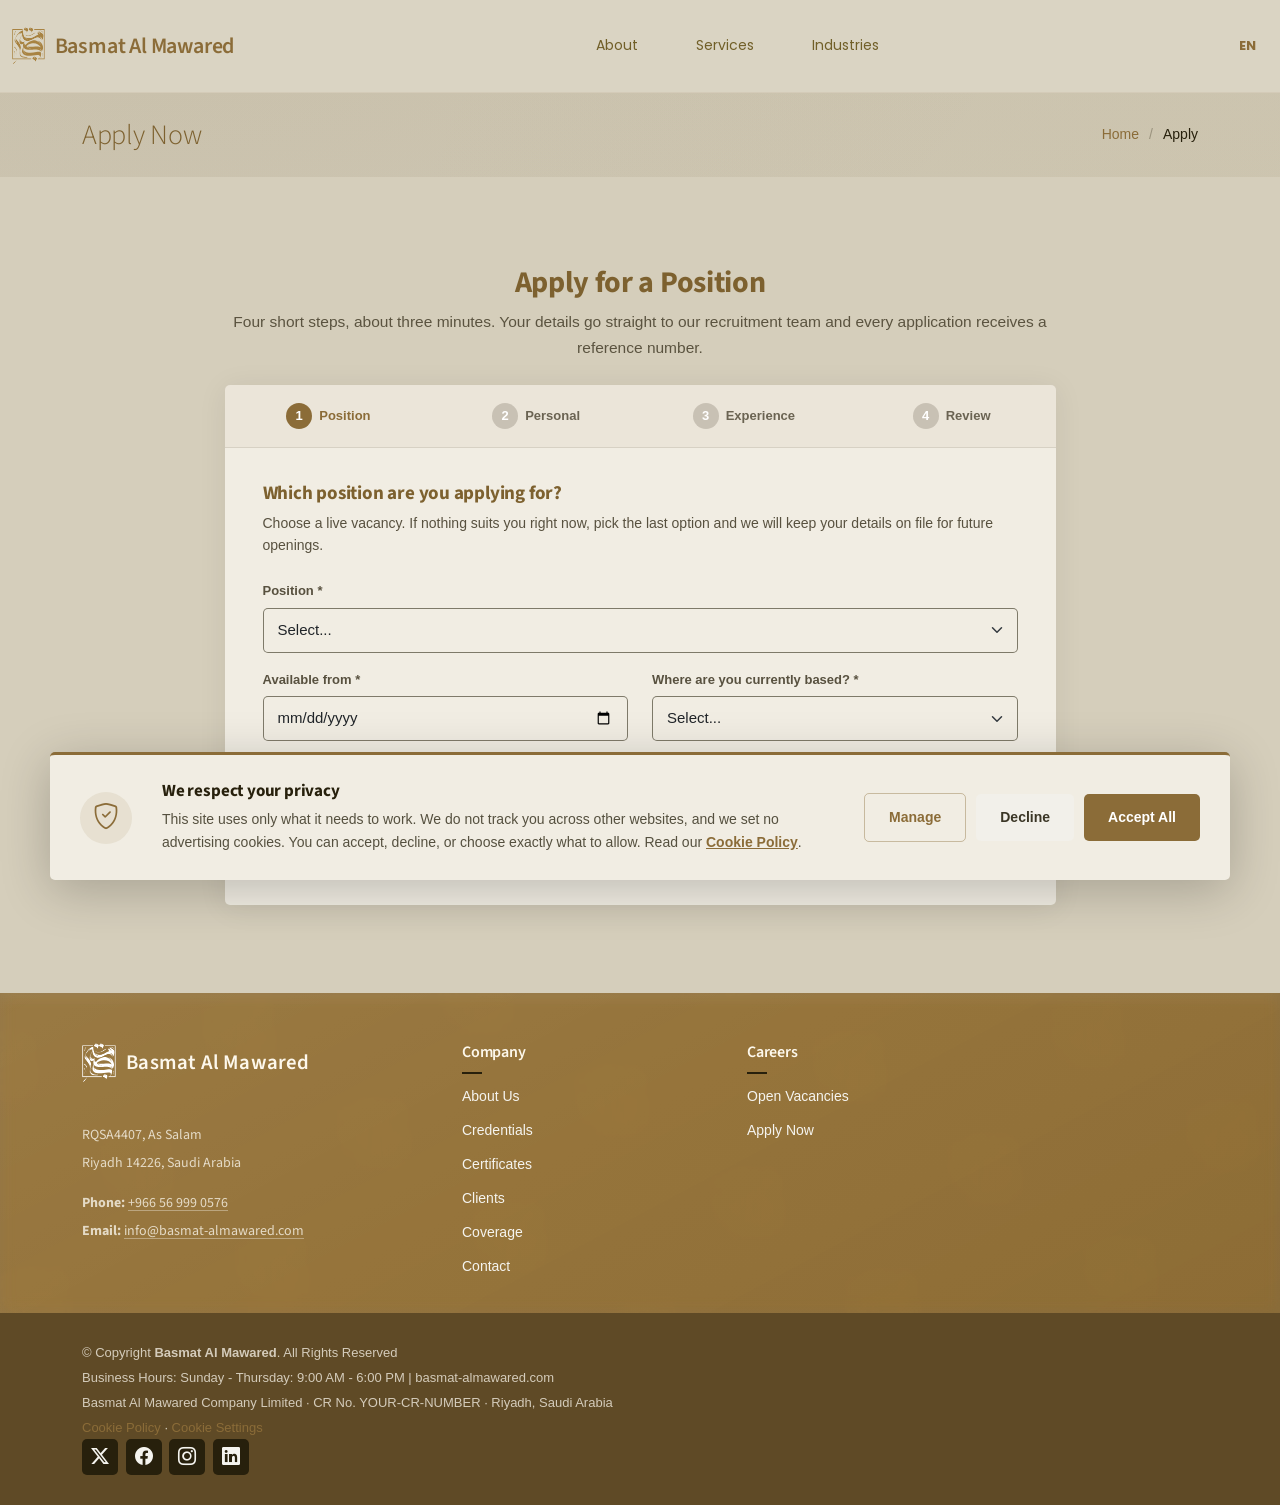
<file: apply.html>
<!DOCTYPE html>
<html lang="en" dir="ltr">

<head>
  <meta charset="utf-8">
  <meta content="width=device-width, initial-scale=1.0" name="viewport">
  <title>Apply for a Position - Basmat Al Mawared</title>
  <meta name="description" content="Apply online for vacancies with Basmat Al Mawared. Upload your CV or build a free ATS-ready CV. Every application receives a reference number and a response within two working days.">
  <meta name="keywords" content="apply for jobs Saudi Arabia, submit CV Riyadh, job application KSA, upload CV, Iqama transfer application">
  <meta name="robots" content="index, follow">
  <link rel="canonical" href="https://basmat-almawared.com/apply.html">

  <!-- Favicons -->
  <link href="assets/img/favicon.png" rel="icon">
  <link href="assets/img/apple-touch-icon.png" rel="apple-touch-icon">

  <!-- Fonts -->
  <link href="https://fonts.googleapis.com" rel="preconnect">
  <link href="https://fonts.gstatic.com" rel="preconnect" crossorigin>
  <link href="https://fonts.googleapis.com/css2?family=Roboto:ital,wght@0,300;0,400;0,500;0,600;0,700;1,400;1,500&family=Poppins:wght@300;400;500;600;700&family=Source+Sans+Pro:wght@300;400;500;600;700&family=Playfair+Display:ital,wght@0,600;0,700;1,700&display=swap" rel="stylesheet">

  <!-- Vendor CSS Files -->
  <link href="assets/vendor/bootstrap/css/bootstrap.min.css" rel="stylesheet">
  <link href="assets/vendor/bootstrap-icons/bootstrap-icons.css" rel="stylesheet">
  <link href="assets/vendor/aos/aos.css" rel="stylesheet">
  <link href="assets/vendor/glightbox/css/glightbox.min.css" rel="stylesheet">
  <link href="assets/vendor/swiper/swiper-bundle.min.css" rel="stylesheet">

  <!-- Main CSS File -->
  <link href="assets/css/main.css?v=70" rel="stylesheet">
  <link href="assets/css/careers.css?v=70" rel="stylesheet">
  <link href="assets/css/cookie.css?v=70" rel="stylesheet">
  <link href="assets/css/refinements.css?v=70" rel="stylesheet">
  <link href="assets/css/rtl.css?v=70" rel="stylesheet">
</head>

<body class="apply-page">

  <header id="header" class="header d-flex align-items-center sticky-top">
    <div class="container-fluid position-relative d-flex align-items-center justify-content-between">

      <a href="index.html" class="logo d-flex align-items-center me-auto me-xl-0">
        <img src="assets/img/logo.svg" alt="Basmat Al Mawared logo" width="136" height="159">
        <h1 class="sitename" data-i18n="site.name">Basmat Al Mawared</h1>
      </a>

      <nav id="navmenu" class="navmenu">
      <ul>
        <li><a href="index.html#about" data-i18n="nav.about">About</a></li>
        <li><a href="index.html#services" data-i18n="nav.services">Services</a></li>
        <li><a href="index.html#portfolio" data-i18n="nav.industries">Industries</a></li>
      </ul>
      <i class="mobile-nav-toggle d-xl-none bi bi-list"></i>
      </nav>

      <div id="lang-toggle" class="lang-switch" role="button" tabindex="0" aria-label="Toggle to Arabic">
        <span class="lang-label active" data-i18n-lang="en">EN</span>
      </div>

    </div>
  </header>

  <main class="main">

    <!-- Page Title -->
    <div class="page-title">
      <div class="container d-lg-flex justify-content-between align-items-center">
        <h1 class="mb-2 mb-lg-0" data-i18n="apply.pageHeading">Apply Now</h1>
        <nav class="breadcrumbs">
          <ol>
            <li><a href="index.html" data-i18n="apply.breadcrumbHome">Home</a></li>
            <li class="current" data-i18n="apply.breadcrumbCurrent">Apply</li>
          </ol>
        </nav>
      </div>
    </div><!-- End Page Title -->

    <!-- Application Section -->
    <section id="apply" class="section">

      <div class="container" data-aos="fade-up">

        <div class="row justify-content-center">
          <div class="col-lg-9">

            <div id="apply-intro" class="text-center mb-4">
              <h2 style="font-size: 30px; font-weight: 700;" data-i18n="apply.pageTitle">Apply for a Position</h2>
              <p style="color: color-mix(in srgb, var(--default-color), transparent 30%); font-size: 15.5px;" data-i18n="apply.introText">
                Four short steps, about three minutes. Your details go straight to our recruitment team
                and every application receives a reference number.
              </p>
            </div>

            <div class="form-wrap">

              <!-- Progress -->
              <div class="form-steps" id="form-steps">
              <div class="step active" data-step="1"><span class="num">1</span><span class="label" data-i18n="apply.step1Label">Position</span></div>
              <div class="step" data-step="2"><span class="num">2</span><span class="label" data-i18n="apply.step2Label">Personal</span></div>
              <div class="step" data-step="3"><span class="num">3</span><span class="label" data-i18n="apply.step3Label">Experience</span></div>
              <div class="step" data-step="4"><span class="num">4</span><span class="label" data-i18n="apply.step4Label">Review</span></div>
              </div>

              <div class="form-body">
              <form id="apply-form" action="mailto:info@basmat-almawared.com" method="post" enctype="text/plain" novalidate>

              <!-- ============ STEP 1: POSITION ============ -->
              <div class="form-panel active" data-panel="1">
                <h4 data-i18n="apply.step1Title">Which position are you applying for?</h4>
                <p class="panel-hint" data-i18n="apply.step1Hint">Choose a live vacancy. If nothing suits you right now, pick the
                   last option and we will keep your details on file for future openings.</p>

                <div class="mb-3">
                  <label class="field-label" for="job_id" data-i18n="apply.positionLabel">Position <span class="req">*</span></label>
                  <select class="form-select" id="job_id" name="job_id" required>
                    <option value="" data-i18n="apply.selectPosition">Select a position...</option>
                  </select>
                  <div class="field-error" data-i18n="apply.positionError">Please choose a position.</div>
                </div>

                <div id="job-brief" class="mb-3" hidden></div>

                <div class="row">
                  <div class="col-md-6 mb-3">
                    <label class="field-label" for="available_from" data-i18n="apply.availableFromLabel">Available From <span class="req">*</span></label>
                    <input type="date" class="form-control" id="available_from" name="available_from" required>
                    <div class="field-error" data-i18n="apply.availableFromError">Please tell us when you can start.</div>
                  </div>
                  <div class="col-md-6 mb-3">
                    <label class="field-label" for="current_location" data-i18n="apply.currentLocationLabel">Where are you now? <span class="req">*</span></label>
                    <select class="form-select" id="current_location" name="current_location" required>
                      <option value="" data-i18n="apply.selectPosition">Select...</option>
                      <option>Inside Saudi Arabia - transferable Iqama</option>
                      <option>Inside Saudi Arabia - not transferable</option>
                      <option>Inside Saudi Arabia - visit visa</option>
                      <option>Outside Saudi Arabia - overseas hire</option>
                    </select>
                    <div class="field-error" data-i18n="apply.currentLocationError">Please select your current status.</div>
                  </div>
                </div>
              </div>

              <!-- ============ STEP 2: PERSONAL ============ -->
              <div class="form-panel" data-panel="2">
                <h4 data-i18n="apply.step2Title">Your personal details</h4>
                <p class="panel-hint" data-i18n="apply.step2Hint">These must match your official documents exactly.</p>

                <div class="row">
                  <div class="col-md-6 mb-3">
                    <label class="field-label" for="full_name" data-i18n="apply.fullNameLabel">Full Name <span class="req">*</span></label>
                    <input type="text" class="form-control" id="full_name" name="full_name"
                           placeholder="As printed on your passport" required autocomplete="name">
                    <div class="field-error" data-i18n="apply.fullNameError">Please enter your full name.</div>
                  </div>
                  <div class="col-md-6 mb-3">
                    <label class="field-label" for="nationality" data-i18n="apply.nationalityLabel">Nationality <span class="req">*</span></label>
                    <input type="text" class="form-control" id="nationality" name="nationality"
                           placeholder="e.g. Indian, Pakistani, Saudi" required>
                    <div class="field-error" data-i18n="apply.nationalityError">Please enter your nationality.</div>
                  </div>
                </div>

                <div class="row">
                  <div class="col-md-6 mb-3">
                    <label class="field-label" for="email" data-i18n="apply.emailLabel">Email Address <span class="req">*</span></label>
                    <input type="email" class="form-control" id="email" name="email"
                           placeholder="you@example.com" required autocomplete="email">
                    <div class="field-error" data-i18n="apply.emailError">Please enter a valid email address.</div>
                  </div>
                  <div class="col-md-6 mb-3">
                    <label class="field-label" for="phone" data-i18n="apply.phoneLabel">Mobile Number <span class="req">*</span></label>
                    <input type="tel" class="form-control" id="phone" name="phone"
                           placeholder="+966 5X XXX XXXX" required autocomplete="tel"
                           inputmode="tel" pattern="[0-9+\s.\-]{9,40}" maxlength="40"
                           title="Digits, spaces and + ( ) . - only, at least 9 digits">
                    <div class="field-error" data-i18n="apply.phoneError">Please enter a valid mobile number.</div>
                  </div>
                </div>

                <div class="row">
                  <div class="col-md-6 mb-3">
                    <label class="field-label" for="id_type" data-i18n="apply.idTypeLabel">ID Type <span class="opt">(optional)</span></label>
                    <select class="form-select" id="id_type" name="id_type">
                      <option value="" data-i18n="apply.selectPosition">Select...</option>
                      <option value="iqama" data-i18n="apply.iqamaOption">Iqama (Residency ID)</option>
                      <option value="national" data-i18n="apply.nationalOption">Saudi National ID</option>
                      <option value="passport" data-i18n="apply.passportOption">Passport (overseas applicants)</option>
                    </select>
                    <div class="field-error" data-i18n="apply.idTypeError">Please select your ID type.</div>
                  </div>
                  <div class="col-md-6 mb-3">
                    <label class="field-label" for="id_number" data-i18n="apply.idNumberLabel">ID Number <span class="opt">(optional)</span></label>
                    <input type="text" class="form-control" id="id_number" name="id_number"
                           placeholder="Select ID type first" autocomplete="off">
                    <div class="field-help" id="id-help" data-i18n="apply.idHelp">Optional, but a valid Iqama or National ID speeds up hiring considerably &mdash; employers in the Kingdom can only hire candidates who hold one.</div>
                    <div class="field-error" id="id-error" data-i18n="apply.idError">Please enter a valid ID number.</div>
                  </div>
                </div>

                <div class="row">
                  <div class="col-md-6 mb-3">
                    <label class="field-label" for="dob" data-i18n="apply.dobLabel">Date of Birth</label>
                    <input type="date" class="form-control" id="dob" name="dob">
                  </div>
                  <div class="col-md-6 mb-3">
                    <label class="field-label" for="city" data-i18n="apply.cityLabel">City of Residence</label>
                    <input type="text" class="form-control" id="city" name="city" placeholder="e.g. Riyadh">
                  </div>
                </div>
              </div>

              <!-- ============ STEP 3: EXPERIENCE + CV ============ -->
              <div class="form-panel" data-panel="3">
                <h4 data-i18n="apply.step3Title">Experience and CV</h4>
                <p class="panel-hint" data-i18n="apply.step3Hint">Upload an existing CV, or build one free with our ATS-ready generator.</p>

                <div class="row">
                  <div class="col-md-6 mb-3">
                    <label class="field-label" for="years_exp" data-i18n="apply.yearsExpLabel">Years of Experience <span class="req">*</span></label>
                    <select class="form-select" id="years_exp" name="years_exp" required>
                      <option value="" data-i18n="apply.selectPosition">Select...</option>
                      <option data-i18n="apply.expNoExperience">No experience / entry level</option>
                      <option data-i18n="apply.expLessThan1">Less than 1 year</option>
                      <option data-i18n="apply.exp1to2">1 - 2 years</option>
                      <option data-i18n="apply.exp3to5">3 - 5 years</option>
                      <option data-i18n="apply.exp6to10">6 - 10 years</option>
                      <option data-i18n="apply.expMoreThan10">More than 10 years</option>
                    </select>
                    <div class="field-error" data-i18n="apply.yearsExpError">Please select your experience level.</div>
                  </div>
                  <div class="col-md-6 mb-3">
                    <label class="field-label" for="current_job" data-i18n="apply.currentJobLabel">Current or Most Recent Job Title</label>
                    <input type="text" class="form-control" id="current_job" name="current_job"
                           placeholder="e.g. Warehouse Operative">
                  </div>
                </div>

                <div class="mb-3">
                  <label class="field-label" for="skills" data-i18n="apply.skillsLabel">Key Skills &amp; Certificates</label>
                  <textarea class="form-control" id="skills" name="skills" rows="3"
                            placeholder="e.g. Forklift licence, 6G welding certificate, food hygiene, Saudi driving licence"></textarea>
                  <div class="field-help" data-i18n="apply.skillsHelp">Separate with commas. Certificates and licences carry the most weight with employers.</div>
                </div>

                <label class="field-label" data-i18n="apply.cvUploadLabel">Upload Your CV <span class="opt">&mdash; the fastest route to being hired</span></label>
                <div class="field-help mb-2" data-i18n="apply.cvUploadHelp">
                  Your CV is what employers actually read. Attaching one moves your application
                  to the front of the queue.
                </div>
                <div class="upload-zone" id="upload-zone" tabindex="0" role="button"
                     aria-label="Upload your CV, PDF or Word document, maximum 5 megabytes" data-i18n-aria="apply.uploadZoneAriaLabel">
                  <i class="bi bi-cloud-arrow-up"></i>
                  <p data-i18n="apply.dragDropCV">Drag your CV here, or click to browse</p>
                  <small data-i18n="apply.fileTypeSize">PDF, DOC or DOCX &middot; maximum 5 MB</small>
                  <input type="file" id="cv_file" name="cv_file" accept=".pdf,.doc,.docx"
                         hidden aria-hidden="true">
                </div>
                <div class="field-error" id="file-error"></div>

                <div class="upload-file" id="upload-file">
                  <i class="bi bi-file-earmark-text doc"></i>
                  <div>
                    <div class="fname" id="file-name"></div>
                    <div class="fsize" id="file-size"></div>
                  </div>
                  <button type="button" id="file-remove" aria-label="Remove selected file" data-i18n="apply.removeFile">&times;</button>
                </div>


                <div class="mb-3 mt-3">
                  <label class="field-label" for="cover_note" data-i18n="apply.coverNoteLabel">Anything else we should know?</label>
                  <textarea class="form-control" id="cover_note" name="cover_note" rows="3"
                            placeholder="Optional. A short note about why you are a good fit." data-i18n-placeholder="apply.coverNotePlaceholder"></textarea>
                </div>
              </div>

              <!-- ============ STEP 4: REVIEW ============ -->
              <div class="form-panel" data-panel="4">
                <h4 data-i18n="apply.step4Title">Review your application</h4>
                <p class="panel-hint" data-i18n="apply.step4Hint">Please check your details. Errors in your name or contact details will delay processing.</p>

                <div id="review-out"></div>

                <div class="form-check mb-2">
                  <input class="form-check-input" type="checkbox" id="consent" name="consent" required>
                  <label class="form-check-label" for="consent" style="font-size: 14px;" data-i18n="apply.consentLabel">
                    I confirm the information above is accurate, and I consent to Basmat Al Mawared
                    storing and processing my details for recruitment purposes. <span class="req">*</span>
                  </label>
                  <div class="field-error" data-i18n="apply.consentError">You must confirm before submitting.</div>
                </div>

                <div class="form-check">
                  <input class="form-check-input" type="checkbox" id="talent_pool" name="talent_pool" value="yes" checked>
                  <label class="form-check-label" for="talent_pool" style="font-size: 14px;" data-i18n="apply.talentPoolLabel">
                    Keep my details on file for future vacancies that match my profile.
                  </label>
                </div>
              </div>

              <!-- Anti-spam: hidden from users, filled only by bots -->
              <div class="d-none" aria-hidden="true">
                <label for="website" data-i18n="apply.antiSpamLabel">Leave this field empty</label>
                <input type="text" name="website" id="website" tabindex="-1" autocomplete="off">
              </div>
              <input type="hidden" name="form_time" id="form-time" value="0" data-i18n="apply.formTimeHidden">
              <input type="hidden" name="job_title" id="job_title_hidden" value="">

              <!-- Navigation -->
              <div class="form-nav">
                <button type="button" class="btn-brand-outline" id="btn-back" style="visibility: hidden;" data-i18n="apply.backBtn">
                  <i class="bi bi-arrow-left"></i> Back
                </button>
                <button type="button" class="btn-brand" id="btn-next" data-i18n="apply.continueBtn">
                  Continue <i class="bi bi-arrow-right"></i>
                </button>
                <button type="submit" class="btn-brand" id="btn-submit" style="display: none;" data-i18n="apply.submitBtn">
                  <i class="bi bi-send"></i> Submit Application
                </button>
              </div>

              <div id="form-alert" class="mt-3"></div>

              </form>

              <!-- Success state -->
              <div class="form-success" id="apply-success" style="display: none;">
              <i class="bi bi-check-circle"></i>
              <h3 data-i18n="apply.successTitle">Application Received</h3>
              <p style="font-size: 15.5px; color: color-mix(in srgb, var(--default-color), transparent 25%);" data-i18n="apply.successText">
                Thank you. Our recruitment team reviews every application within two working days.
              </p>
              <div class="ref-box">
                <span data-i18n="apply.referenceLabel">Your Reference</span>
                <strong id="success-ref">&mdash;</strong>
                <button type="button" id="copy-ref" title="Copy reference"
                        style="background:none;border:0;color:var(--accent-color);cursor:pointer;font-size:15px;padding:2px 6px;">
                  <i class="bi bi-clipboard"></i>
                </button>
              </div>
              <p style="font-size: 14px; color: color-mix(in srgb, var(--default-color), transparent 35%);" data-i18n="apply.successSubtext">
                Your email app will open with this reference. Attach your CV and send.
              </p>
              <div class="mt-3">
                <a href="careers.html" class="btn-brand-outline" data-i18n="apply.browseMore">Browse More Vacancies</a>
              </div>
              </div>
              </div>
              </div>
              </div>
            </div>

          </div>
        </div>

      </div>

    </section><!-- /Application Section -->

  </main>

  <footer id="footer" class="footer">


    <div class="footer-top bam-pattern">
      <div class="bam-weave" aria-hidden="true"></div>
      <div class="bam-glass" aria-hidden="true"></div>

      <div class="container">
        <div class="row gy-4">
          <div class="col-lg-4 col-md-6 footer-about">
            <a href="index.html" class="logo d-flex align-items-center">
              <img src="assets/img/logo.svg" alt="Basmat Al Mawared logo" width="136" height="159">
              <span class="sitename" data-i18n="site.name">Basmat Al Mawared</span>
            </a>
            <div class="footer-contact pt-3">
              <p data-i18n="footer.addressLine1">RQSA4407, As Salam</p>
              <p>Riyadh 14226, Saudi Arabia</p>
              <p class="mt-3"><strong><span data-i18n="footer.phoneLabel">Phone:</span></strong> <a href="tel:+966569990576">+966 56 999 0576</a></p>
              <p><strong><span data-i18n="footer.emailLabel">Email:</span></strong> <a href="mailto:info@basmat-almawared.com">info@basmat-almawared.com</a></p>
            </div>
          </div>

          <div class="col-lg-3 col-md-4 footer-links">
            <h4 data-i18n="footer.company">Company</h4>
            <ul>
              <li><a href="index.html#about" data-i18n="footer.about">About Us</a></li>
              <li><a href="index.html#credentials" data-i18n="footer.credentials">Credentials</a></li>
              <li><a href="index.html#certificates" data-i18n="footer.certificates">Certificates</a></li>
              <li><a href="index.html#clients" data-i18n="footer.clients">Clients</a></li>
              <li><a href="index.html#coverage" data-i18n="footer.coverage">Coverage</a></li>
              <li><a href="index.html#contact" data-i18n="footer.contact">Contact</a></li>
            </ul>
          </div>

          <div class="col-lg-2 col-md-4 footer-links">
            <h4 data-i18n="footer.careers.title">Careers</h4>
            <ul>
              <li><a href="careers.html" data-i18n="footer.openVacancies">Open Vacancies</a></li>
              <li><a href="apply.html" data-i18n="footer.applyNow">Apply Now</a></li>
            </ul>
          </div>

        </div>
      </div>
    </div>

    <div class="copyright text-center">
      <div class="container d-flex flex-column flex-lg-row justify-content-center justify-content-lg-between align-items-center">

        <div class="d-flex flex-column align-items-center align-items-lg-start">
          <div>
            © Copyright <strong><span>Basmat Al Mawared</span></strong>. <span data-i18n="footer.allRightsReserved">All Rights Reserved</span>
          </div>
          <div class="credits">
            <!-- All the links in the footer should remain intact. -->
            <!-- You can delete the links only if you purchased the pro version. -->
            <!-- Licensing information: https://bootstrapmade.com/license/ -->
            <!-- Purchase the pro version with working PHP/AJAX contact form: https://bootstrapmade.com/herobiz-bootstrap-business-template/ -->
            <span data-i18n="footer.businessHours">Business Hours: Sunday - Thursday: 9:00 AM - 6:00 PM</span> | basmat-almawared.com
          </div>
          <div class="credits">
            
            <span data-i18n="footer.companyInfo">Basmat Al Mawared Company Limited · CR No. YOUR-CR-NUMBER · Riyadh, Saudi Arabia</span>
          </div>
          <div class="credits">
            <a href="cookie-policy.html" data-i18n="footer.cookiePolicy">Cookie Policy</a> &middot;
            <a href="javascript:void(0)" data-bam-cookie-settings data-i18n="footer.cookieSettings">Cookie Settings</a>
          </div>
          <div class="social-links order-first order-lg-last mb-3 mb-lg-0">
            <a href="https://twitter.com/basmatalmawared" target="_blank" rel="noopener nofollow"><i class="bi bi-twitter-x"></i></a>
            <a href="https://facebook.com/basmatalmawared" target="_blank" rel="noopener nofollow"><i class="bi bi-facebook"></i></a>
            <a href="https://instagram.com/basmat.almawared" target="_blank" rel="noopener nofollow"><i class="bi bi-instagram"></i></a>
            <a href="https://linkedin.com/company/basmat-almawared" target="_blank" rel="noopener nofollow"><i class="bi bi-linkedin"></i></a>
          </div>
        </div>

      </div>
    </div>

  </footer>

  <!-- Scroll Top -->
  <a href="#" id="scroll-top" class="scroll-top d-flex align-items-center justify-content-center"><i class="bi bi-arrow-up-short"></i></a>

  <!-- Preloader -->
  <div id="preloader"></div>

  <!-- Vendor JS Files -->
  <script src="assets/vendor/bootstrap/js/bootstrap.bundle.min.js"></script>
  <script src="assets/vendor/aos/aos.js"></script>
  <script src="assets/vendor/glightbox/js/glightbox.min.js"></script>
  <script src="assets/vendor/swiper/swiper-bundle.min.js"></script>
  <script src="assets/vendor/imagesloaded/imagesloaded.pkgd.min.js"></script>
  <script src="assets/vendor/isotope-layout/isotope.pkgd.min.js"></script>

  <!-- Main JS File -->
  <script src="assets/js/main.js"></script>
  <script src="assets/js/cookie-consent.js"></script>

  <script src="assets/js/jobs-data.js"></script>
  <script src="assets/js/apply.js"></script>

<script src="assets/js/i18n.js"></script>
</body>

</html>
</file>
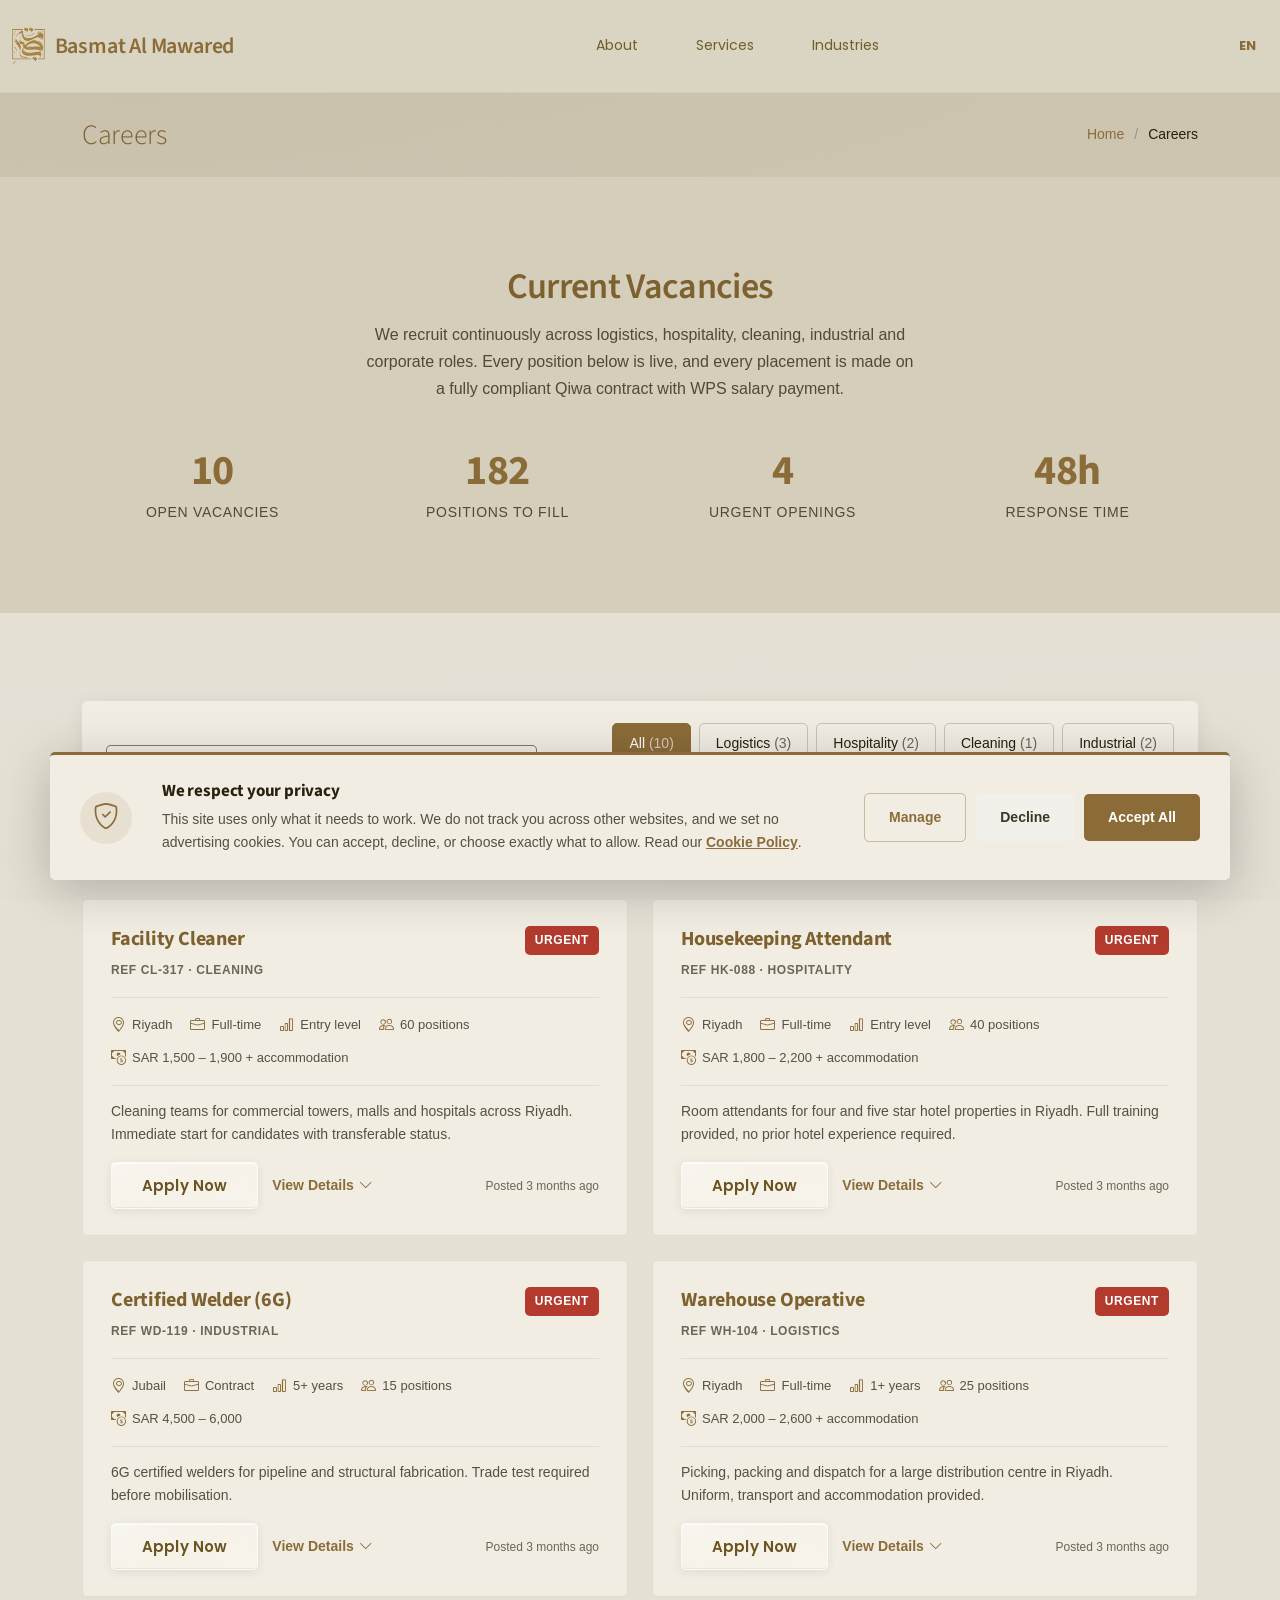
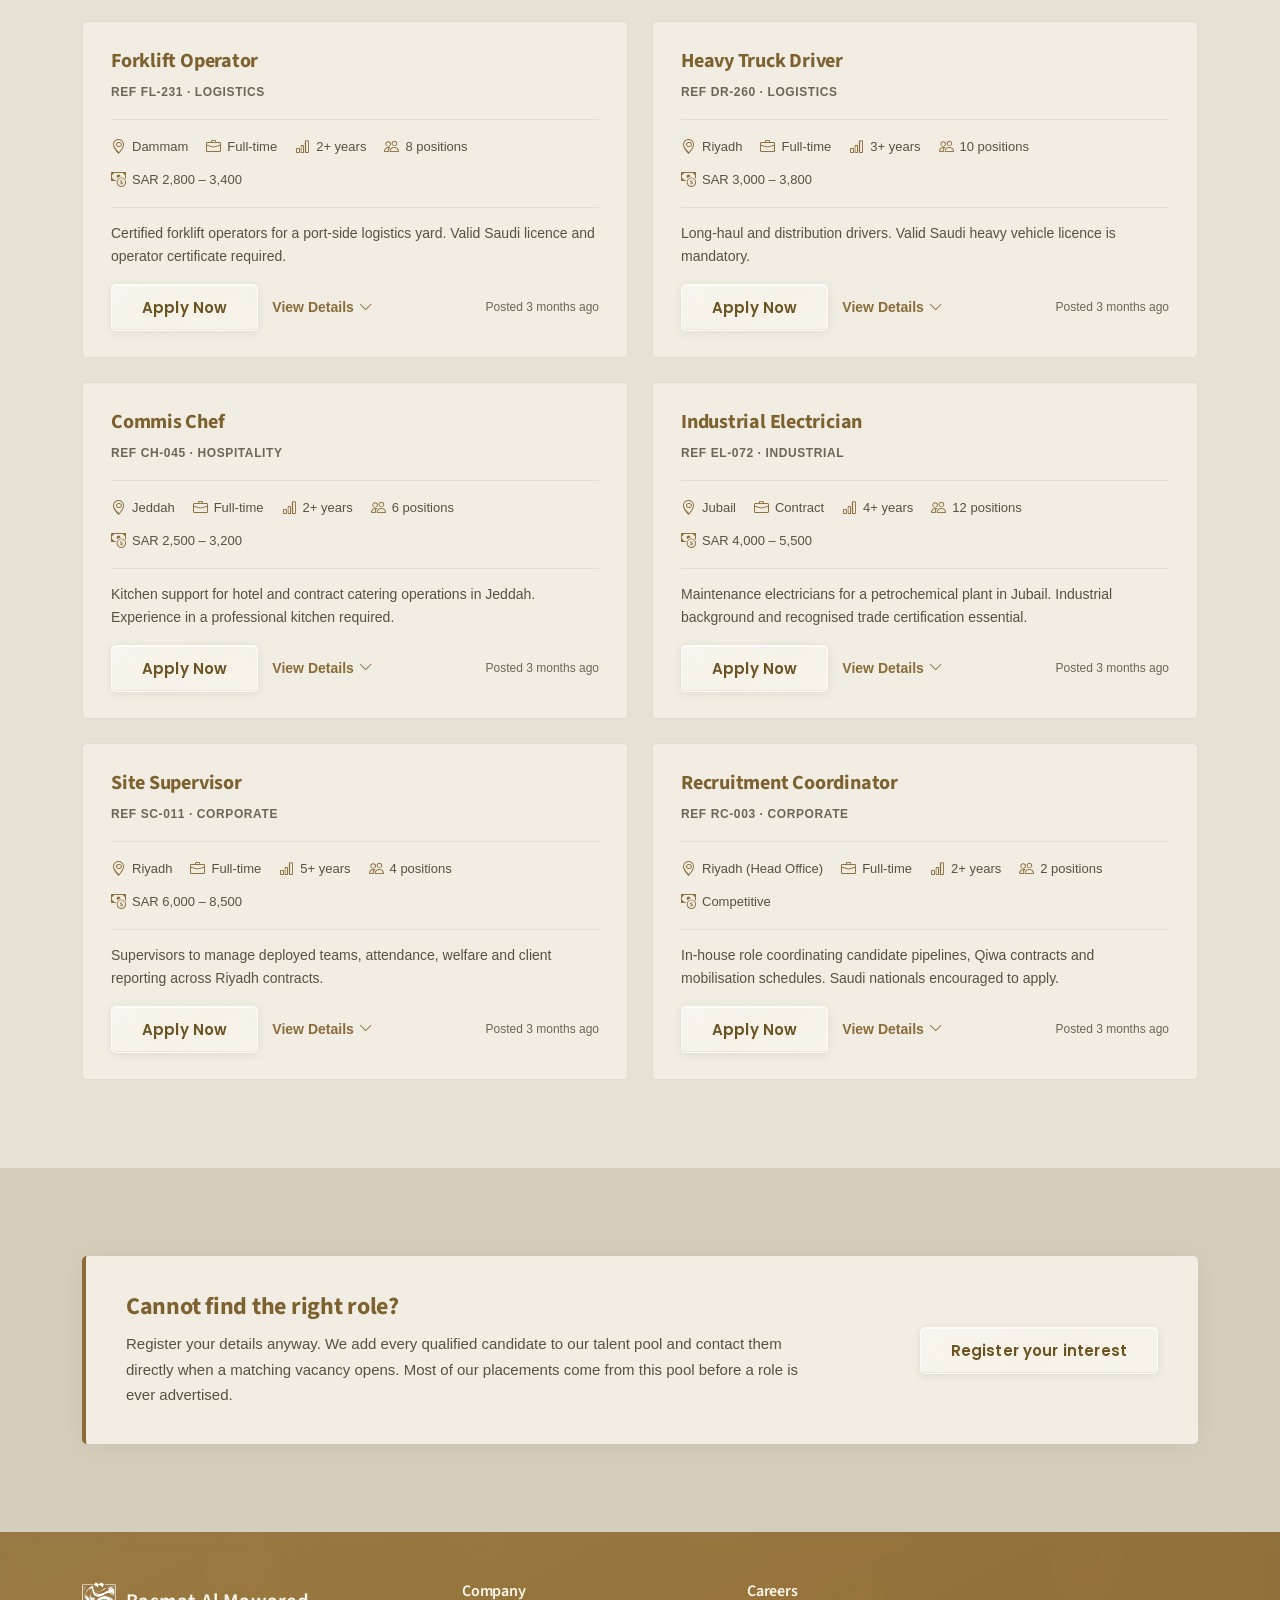
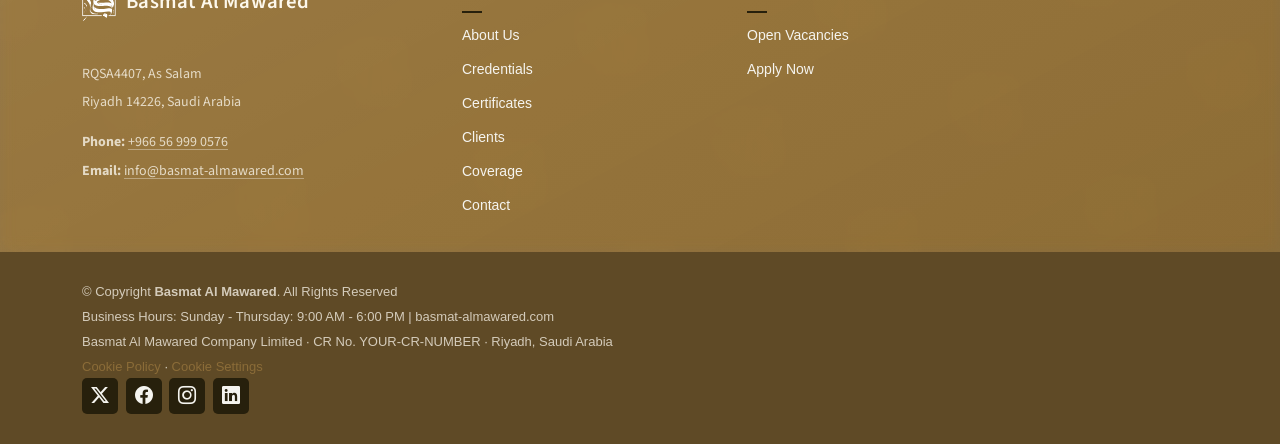
<file: careers.html>
<!DOCTYPE html>
<html lang="en" dir="ltr">

<head>
  <meta charset="utf-8">
  <meta content="width=device-width, initial-scale=1.0" name="viewport">
  <title>Careers &amp; Current Vacancies - Basmat Al Mawared</title>
  <meta name="description" content="Live job vacancies across Saudi Arabia in logistics, hospitality, cleaning, industrial and corporate roles. Apply online with a fully compliant Qiwa contract and WPS salary payment.">
  <meta name="keywords" content="jobs in Saudi Arabia, vacancies Riyadh, warehouse jobs KSA, hospitality jobs Jeddah, welder jobs Jubail, apply for jobs Saudi Arabia, Iqama transfer jobs">
  <meta name="robots" content="index, follow">
  <link rel="canonical" href="https://basmat-almawared.com/careers.html">

  <!-- Favicons -->
  <link href="assets/img/favicon.png" rel="icon">
  <link href="assets/img/apple-touch-icon.png" rel="apple-touch-icon">

  <!-- Fonts -->
  <link href="https://fonts.googleapis.com" rel="preconnect">
  <link href="https://fonts.gstatic.com" rel="preconnect" crossorigin>
  <link href="https://fonts.googleapis.com/css2?family=Roboto:ital,wght@0,300;0,400;0,500;0,600;0,700;1,400;1,500&family=Poppins:wght@300;400;500;600;700&family=Source+Sans+Pro:wght@300;400;500;600;700&family=Playfair+Display:ital,wght@0,600;0,700;1,700&display=swap" rel="stylesheet">

  <!-- Vendor CSS Files -->
  <link href="assets/vendor/bootstrap/css/bootstrap.min.css" rel="stylesheet">
  <link href="assets/vendor/bootstrap-icons/bootstrap-icons.css" rel="stylesheet">
  <link href="assets/vendor/aos/aos.css" rel="stylesheet">
  <link href="assets/vendor/glightbox/css/glightbox.min.css" rel="stylesheet">
  <link href="assets/vendor/swiper/swiper-bundle.min.css" rel="stylesheet">

  <!-- Main CSS File -->
  <link href="assets/css/main.css?v=70" rel="stylesheet">
  <link href="assets/css/careers.css?v=70" rel="stylesheet">
  <link href="assets/css/cookie.css?v=70" rel="stylesheet">
  <link href="assets/css/refinements.css?v=70" rel="stylesheet">
  <link href="assets/css/rtl.css?v=70" rel="stylesheet">
</head>

<body class="careers-page">

  <header id="header" class="header d-flex align-items-center sticky-top">
    <div class="container-fluid position-relative d-flex align-items-center justify-content-between">

      <a href="index.html" class="logo d-flex align-items-center me-auto me-xl-0">
        <img src="assets/img/logo.svg" alt="Basmat Al Mawared logo" width="136" height="159">
        <h1 class="sitename" data-i18n="site.name">Basmat Al Mawared</h1>
      </a>

      <nav id="navmenu" class="navmenu">
        <ul>
          <li><a href="index.html#about" data-i18n="nav.about">About</a></li>
          <li><a href="index.html#services" data-i18n="nav.services">Services</a></li>
          <li><a href="index.html#portfolio" data-i18n="nav.industries">Industries</a></li>
        </ul>
        <i class="mobile-nav-toggle d-xl-none bi bi-list"></i>
      </nav>

      <div id="lang-toggle" class="lang-switch" role="button" tabindex="0" aria-label="Toggle to Arabic">
        <span class="lang-label active" data-i18n-lang="en">EN</span>
      </div>

    </div>
  </header>

  <main class="main">

    <!-- Page Title -->
    <div class="page-title">
      <div class="container d-lg-flex justify-content-between align-items-center">
        <h1 class="mb-2 mb-lg-0" data-i18n="careers.pageHeading">Careers</h1>
        <nav class="breadcrumbs">
          <ol>
            <li><a href="index.html" data-i18n="careers.breadcrumbHome">Home</a></li>
            <li class="current" data-i18n="careers.breadcrumbCurrent">Careers</li>
          </ol>
        </nav>
      </div>
    </div><!-- End Page Title -->

    <!-- Careers Intro Section -->
    <section id="careers-intro" class="section">

      <div class="container section-title" data-aos="fade-up">
        <h2 data-i18n="careers.currentVacancies">Current Vacancies</h2>
        <p data-i18n="careers.introBody">We recruit continuously across logistics, hospitality, cleaning, industrial and corporate roles. Every position below is live, and every placement is made on a fully compliant Qiwa contract with WPS salary payment.</p>
      </div>

      <div class="container" data-aos="fade-up">
        <div class="row gy-4 justify-content-center text-center careers-stats">
          <div class="col-lg-3 col-6">
            <h3 id="stat-openings">0</h3>
            <p data-i18n="careers.openVacanciesLabel">Open Vacancies</p>
          </div>
          <div class="col-lg-3 col-6">
            <h3 id="stat-positions">0</h3>
            <p data-i18n="careers.positionsToFill">Positions to Fill</p>
          </div>
          <div class="col-lg-3 col-6">
            <h3 id="stat-urgent">0</h3>
            <p data-i18n="careers.urgentOpenings">Urgent Openings</p>
          </div>
          <div class="col-lg-3 col-6">
            <h3>48h</h3>
            <p data-i18n="careers.responseTime">Response Time</p>
          </div>
        </div>
      </div>

    </section><!-- /Careers Intro Section -->

    <!-- Job Listings Section -->
    <section id="vacancies" class="section light-background">

      <div class="container" data-aos="fade-up">

        <!-- Search and filter toolbar -->
        <div class="job-toolbar">
          <div class="row gy-3 align-items-center">
            <div class="col-lg-5">
              <div class="job-search">
                <i class="bi bi-search"></i>
                <input type="text" id="job-search" class="form-control"
                       placeholder="Search by job title, location or reference..."
                       data-i18n-placeholder="careers.searchPlaceholder"
                       aria-label="Search vacancies"
                       data-i18n-aria="careers.searchAriaLabel">
              </div>
            </div>
            <div class="col-lg-7">
              <div class="job-filters" id="job-filters" role="group" aria-label="Filter vacancies by category">
                <!-- Filter buttons generated from the vacancy data -->
              </div>
            </div>
          </div>
        </div>

        <p class="job-result-count" id="job-result-count"></p>

        <!-- Job cards -->
        <div class="row gy-4" id="job-list">
          <!-- Vacancy cards generated from assets/js/jobs-data.js -->
        </div>

        <!-- Shown when a search or filter matches nothing -->
        <div class="job-empty" id="job-empty" hidden>
          <i class="bi bi-search"></i>
              <h4 data-i18n="careers.emptySearchTitle">No vacancies match your search</h4>
          <p data-i18n="careers.tryDifferentKeyword">Try a different keyword, or clear the filters to see all open roles.</p>
          <button type="button" id="job-clear" class="btn-brand-outline" data-i18n="careers.clearFilters">Clear Filters</button>
        </div>

        <!-- Shown when there are genuinely no vacancies posted at all -->
        <div class="job-empty" id="job-none" hidden>
          <i class="bi bi-hourglass-split"></i>
          <h4 data-i18n="careers.emptyStateTitle">No vacancies are open at this moment</h4>
          <p data-i18n="careers.noneOpenText">New requirements come in from our clients every week, and they are often filled from
             candidates already registered with us before the role is ever advertised.
             Register now and we will contact you the moment something matches your profile.</p>
          <a href="apply.html" class="btn-brand" data-i18n="careers.registerFuture">Register for Future Openings</a>
        </div>

      </div>

    </section><!-- /Job Listings Section -->

    <!-- Speculative Application Section -->
    <section id="speculative" class="section">
      <div class="container" data-aos="fade-up">
        <div class="speculative-box">
          <div class="row gy-4 align-items-center">
            <div class="col-lg-8">
              <h3 data-i18n="careers.cannotFindRole">Cannot find the right role?</h3>
              <p class="mb-0" data-i18n="careers.registerAnyway">Register your details anyway. We add every qualified candidate to our talent pool and contact them directly when a matching vacancy opens. Most of our placements come from this pool before a role is ever advertised.</p>
            </div>
            <div class="col-lg-4 text-lg-end">
              <a href="apply.html" class="btn-brand" data-i18n="careers.registerInterest">Register Your Interest</a>
            </div>
          </div>
        </div>
      </div>
    </section><!-- /Speculative Application Section -->

  </main>

  <footer id="footer" class="footer">


    <div class="footer-top bam-pattern">
      <div class="bam-weave" aria-hidden="true"></div>
      <div class="bam-glass" aria-hidden="true"></div>

      <div class="container">
        <div class="row gy-4">
          <div class="col-lg-4 col-md-6 footer-about">
            <a href="index.html" class="logo d-flex align-items-center">
              <img src="assets/img/logo.svg" alt="Basmat Al Mawared logo" width="136" height="159">
              <span class="sitename" data-i18n="site.name">Basmat Al Mawared</span>
            </a>
            <div class="footer-contact pt-3">
              <p data-i18n="footer.addressLine1">RQSA4407, As Salam</p>
              <p>Riyadh 14226, Saudi Arabia</p>
              <p class="mt-3"><strong><span data-i18n="footer.phoneLabel">Phone:</span></strong> <a href="tel:+966569990576">+966 56 999 0576</a></p>
              <p><strong><span data-i18n="footer.emailLabel">Email:</span></strong> <a href="mailto:info@basmat-almawared.com">info@basmat-almawared.com</a></p>
            </div>
          </div>

          <div class="col-lg-3 col-md-4 footer-links">
            <h4 data-i18n="footer.company">Company</h4>
            <ul>
              <li><a href="index.html#about" data-i18n="footer.about">About Us</a></li>
              <li><a href="index.html#credentials" data-i18n="footer.credentials">Credentials</a></li>
              <li><a href="index.html#certificates" data-i18n="footer.certificates">Certificates</a></li>
              <li><a href="index.html#clients" data-i18n="footer.clients">Clients</a></li>
              <li><a href="index.html#coverage" data-i18n="footer.coverage">Coverage</a></li>
              <li><a href="index.html#contact" data-i18n="footer.contact">Contact</a></li>
            </ul>
          </div>

          <div class="col-lg-2 col-md-4 footer-links">
            <h4 data-i18n="footer.careers.title">Careers</h4>
            <ul>
              <li><a href="careers.html" data-i18n="footer.openVacancies">Open Vacancies</a></li>
              <li><a href="apply.html" data-i18n="footer.applyNow">Apply Now</a></li>
            </ul>
          </div>

        </div>
      </div>
    </div>

    <div class="copyright text-center">
      <div class="container d-flex flex-column flex-lg-row justify-content-center justify-content-lg-between align-items-center">

        <div class="d-flex flex-column align-items-center align-items-lg-start">
          <div>
            © Copyright <strong><span>Basmat Al Mawared</span></strong>. <span data-i18n="footer.allRightsReserved">All Rights Reserved</span>
          </div>
          <div class="credits">
            <!-- All the links in the footer should remain intact. -->
            <!-- You can delete the links only if you purchased the pro version. -->
            <!-- Licensing information: https://bootstrapmade.com/license/ -->
            <!-- Purchase the pro version with working PHP/AJAX contact form: https://bootstrapmade.com/herobiz-bootstrap-business-template/ -->
            <span data-i18n="footer.businessHours">Business Hours: Sunday - Thursday: 9:00 AM - 6:00 PM</span> | basmat-almawared.com
          </div>
          <div class="credits">
            
            <span data-i18n="footer.companyInfo">Basmat Al Mawared Company Limited &middot; CR No. YOUR-CR-NUMBER &middot; Riyadh, Saudi Arabia</span>
          </div>
          <div class="credits">
            <a href="cookie-policy.html" data-i18n="footer.cookiePolicy">Cookie Policy</a> &middot;
            <a href="javascript:void(0)" data-bam-cookie-settings data-i18n="footer.cookieSettings">Cookie Settings</a>
          </div>
          <div class="social-links order-first order-lg-last mb-3 mb-lg-0">
            <a href="https://twitter.com/basmatalmawared" target="_blank" rel="noopener nofollow"><i class="bi bi-twitter-x"></i></a>
            <a href="https://facebook.com/basmatalmawared" target="_blank" rel="noopener nofollow"><i class="bi bi-facebook"></i></a>
            <a href="https://instagram.com/basmat.almawared" target="_blank" rel="noopener nofollow"><i class="bi bi-instagram"></i></a>
            <a href="https://linkedin.com/company/basmat-almawared" target="_blank" rel="noopener nofollow"><i class="bi bi-linkedin"></i></a>
          </div>
        </div>

      </div>
    </div>

  </footer>

  <!-- Scroll Top -->
  <a href="#" id="scroll-top" class="scroll-top d-flex align-items-center justify-content-center"><i class="bi bi-arrow-up-short"></i></a>

  <!-- Preloader -->
  <div id="preloader"></div>

  <!-- Vendor JS Files -->
  <script src="assets/vendor/bootstrap/js/bootstrap.bundle.min.js"></script>
  <script src="assets/vendor/aos/aos.js"></script>
  <script src="assets/vendor/glightbox/js/glightbox.min.js"></script>
  <script src="assets/vendor/swiper/swiper-bundle.min.js"></script>
  <script src="assets/vendor/imagesloaded/imagesloaded.pkgd.min.js"></script>
  <script src="assets/vendor/isotope-layout/isotope.pkgd.min.js"></script>

  <!-- Main JS File -->
  <script src="assets/js/main.js"></script>
  <script src="assets/js/cookie-consent.js"></script>

  <script src="assets/js/jobs-data.js"></script>
  <script src="assets/js/careers.js"></script>

<script src="assets/js/i18n.js"></script>
</body>

</html>
</file>
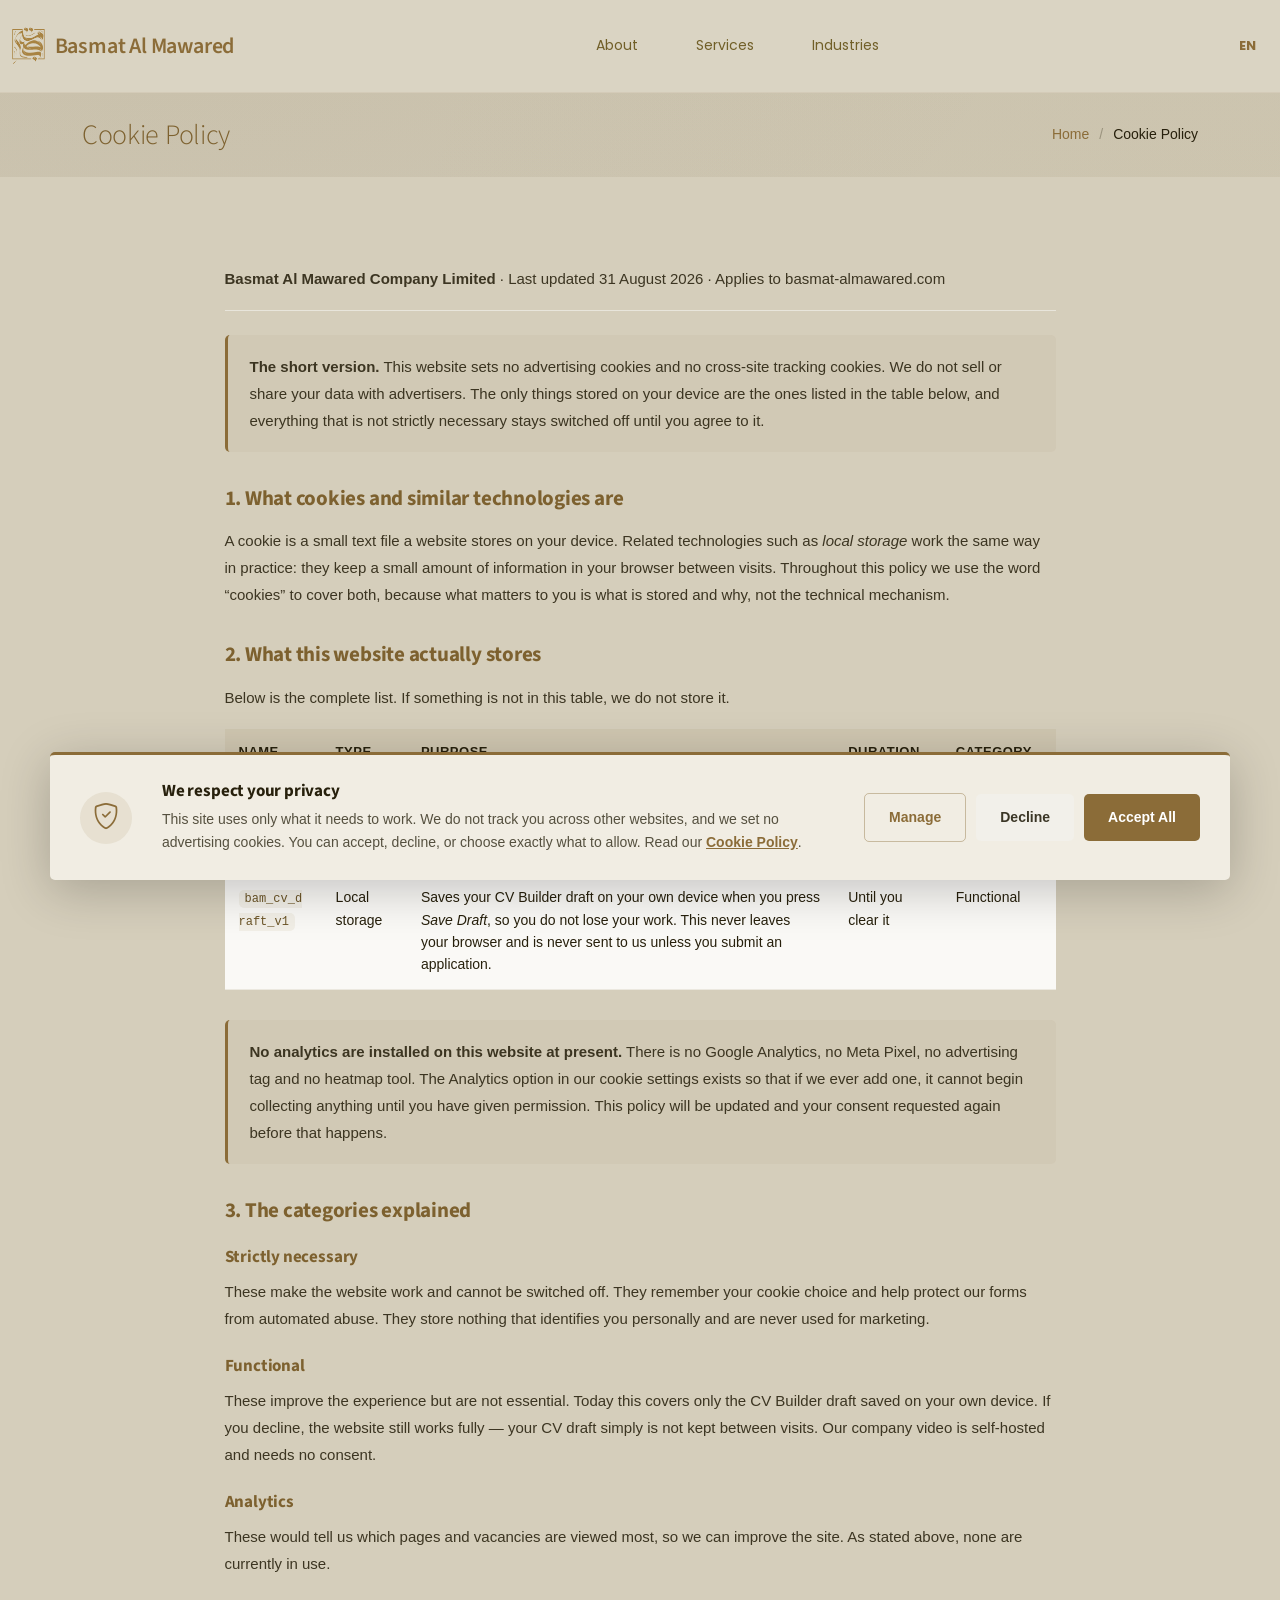
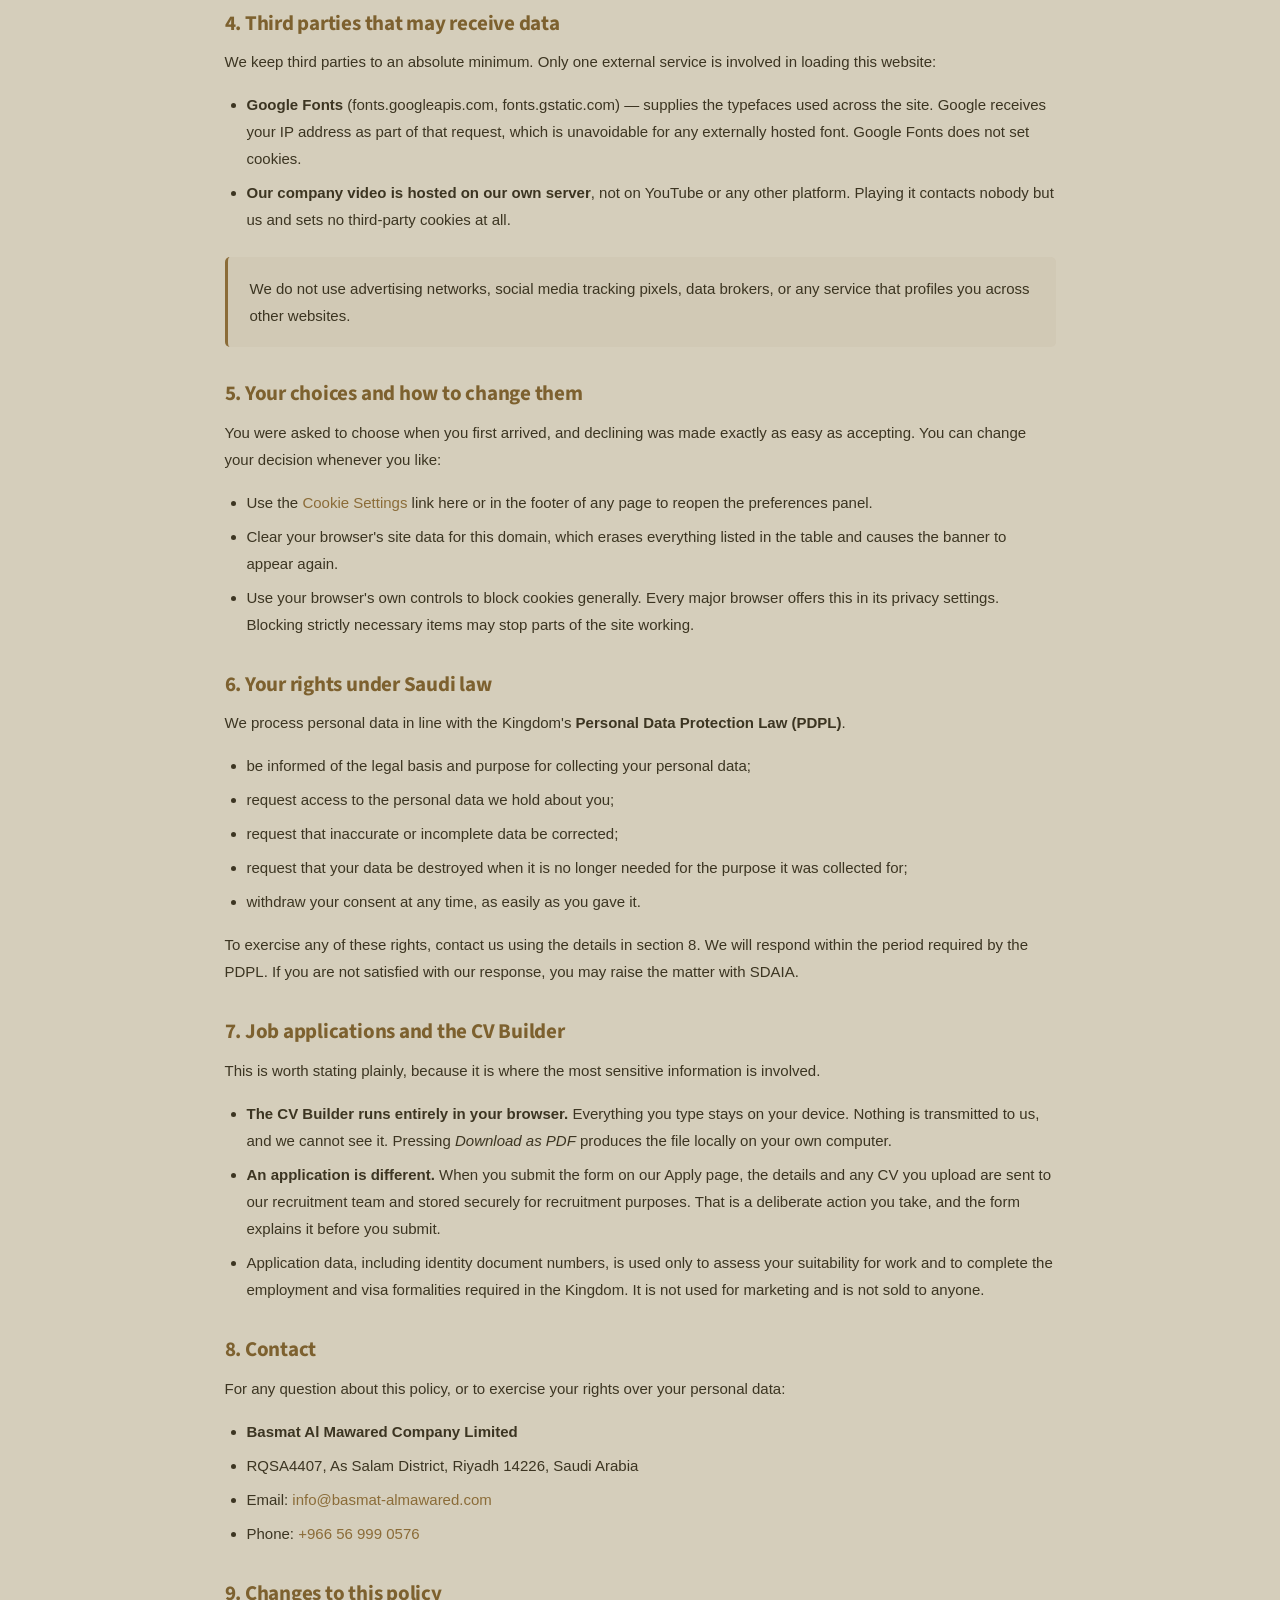
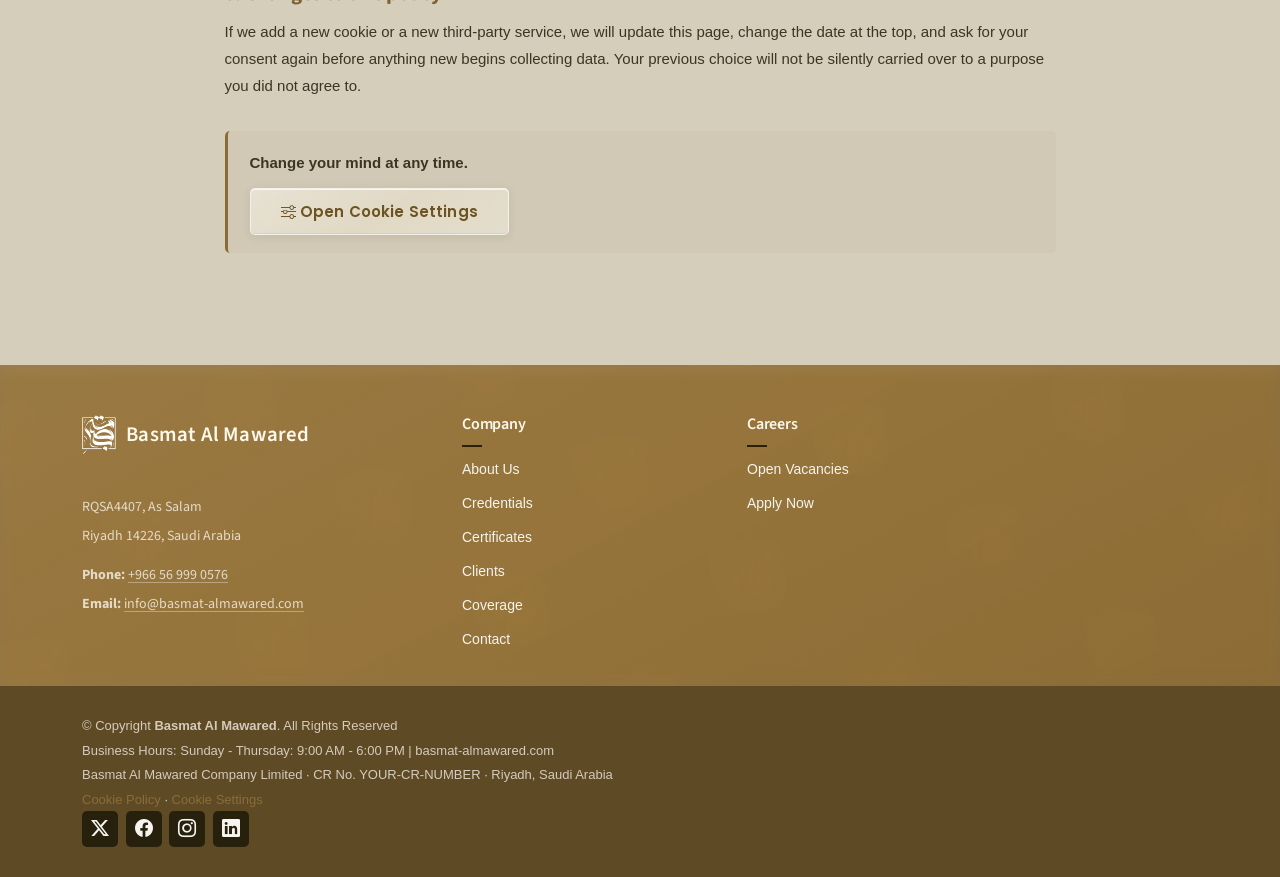
<file: cookie-policy.html>
<!DOCTYPE html>
<html lang="en" dir="ltr">

<head>
  <meta charset="utf-8">
  <meta content="width=device-width, initial-scale=1.0" name="viewport">
  <title>Cookie Policy - Basmat Al Mawared</title>
  <meta name="description" content="How Basmat Al Mawared uses cookies and local storage. No advertising cookies, no cross-site tracking. Full list of what is stored, why, and how to change your choice under Saudi PDPL.">
  <meta name="keywords" content="cookie policy, PDPL Saudi Arabia, privacy Basmat Al Mawared, data protection KSA, cookie consent">
  <meta name="robots" content="index, follow">
  <link rel="canonical" href="https://basmat-almawared.com/cookie-policy.html">

  <!-- Favicons -->
  <link href="assets/img/favicon.png" rel="icon">
  <link href="assets/img/apple-touch-icon.png" rel="apple-touch-icon">

  <!-- Fonts -->
  <link href="https://fonts.googleapis.com" rel="preconnect">
  <link href="https://fonts.gstatic.com" rel="preconnect" crossorigin>
  <link href="https://fonts.googleapis.com/css2?family=Roboto:ital,wght@0,300;0,400;0,500;0,600;0,700;1,400;1,500&family=Poppins:wght@300;400;500;600;700&family=Source+Sans+Pro:wght@300;400;500;600;700&family=Playfair+Display:ital,wght@0,600;0,700;1,700&display=swap" rel="stylesheet">

  <!-- Vendor CSS Files -->
  <link href="assets/vendor/bootstrap/css/bootstrap.min.css" rel="stylesheet">
  <link href="assets/vendor/bootstrap-icons/bootstrap-icons.css" rel="stylesheet">
  <link href="assets/vendor/aos/aos.css" rel="stylesheet">
  <link href="assets/vendor/glightbox/css/glightbox.min.css" rel="stylesheet">
  <link href="assets/vendor/swiper/swiper-bundle.min.css" rel="stylesheet">

  <!-- Main CSS File -->
  <link href="assets/css/main.css?v=70" rel="stylesheet">
  <link href="assets/css/careers.css?v=70" rel="stylesheet">
  <link href="assets/css/cookie.css?v=70" rel="stylesheet">
  <link href="assets/css/refinements.css?v=70" rel="stylesheet">
  <link href="assets/css/rtl.css?v=70" rel="stylesheet">
</head>

<body class="cookie-policy-page">

  <header id="header" class="header d-flex align-items-center sticky-top">
    <div class="container-fluid position-relative d-flex align-items-center justify-content-between">

      <a href="index.html" class="logo d-flex align-items-center me-auto me-xl-0">
        <img src="assets/img/logo.svg" alt="Basmat Al Mawared logo" width="136" height="159">
        <h1 class="sitename" data-i18n="site.name">Basmat Al Mawared</h1>
      </a>

      <nav id="navmenu" class="navmenu">
        <ul>
          <li><a href="index.html#about" data-i18n="nav.about">About</a></li>
          <li><a href="index.html#services" data-i18n="nav.services">Services</a></li>
          <li><a href="index.html#portfolio" data-i18n="nav.industries">Industries</a></li>
        </ul>
        <i class="mobile-nav-toggle d-xl-none bi bi-list"></i>
      </nav>

      <div id="lang-toggle" class="lang-switch" role="button" tabindex="0" aria-label="Toggle to Arabic">
        <span class="lang-label active" data-i18n-lang="en">EN</span>
      </div>

    </div>
  </header>

  <main class="main">

    <!-- Page Title -->
    <div class="page-title">
      <div class="container d-lg-flex justify-content-between align-items-center">
        <h1 class="mb-2 mb-lg-0" data-i18n="cookiePolicy.pageTitle">Cookie Policy</h1>
        <nav class="breadcrumbs">
          <ol>
            <li><a href="index.html" data-i18n="cookiePolicy.breadcrumbHome">Home</a></li>
            <li class="current" data-i18n="cookiePolicy.breadcrumbCurrent">Cookie Policy</li>
          </ol>
        </nav>
      </div>
    </div><!-- End Page Title -->

    <!-- Cookie Policy Section -->
    <section id="cookie-policy" class="section">

      <div class="container" data-aos="fade-up">

        <div class="row justify-content-center">
          <div class="col-lg-9">

            <div class="policy-body">

              <p class="policy-meta">
                <strong data-i18n="cookiePolicy.policyMetaOrg">Basmat Al Mawared Company Limited</strong> &middot;
                <span data-i18n="cookiePolicy.policyMetaUpdated">Last updated 31 August 2026</span> &middot;
                <span data-i18n="cookiePolicy.policyMetaApplies">Applies to basmat-almawared.com</span>
              </p>

              <div class="policy-note">
                <p data-i18n="cookiePolicy.shortVersion"><strong><span data-i18n="cookiePolicy.shortVersionLabel">The short version.</span></strong> This website sets no advertising cookies and no
                cross-site tracking cookies. We do not sell or share your data with advertisers. The only
                things stored on your device are the ones listed in the table below, and everything that
                is not strictly necessary stays switched off until you agree to it.</p>
              </div>

              <h3><span data-i18n="cookiePolicy.whatAreCookies">1. What cookies and similar technologies are</span></h3>
              <p>
                <p data-i18n="cookiePolicy.whatCookiesBody">A cookie is a small text file a website stores on your device. Related technologies such as
                              <em>local storage</em> work the same way in practice: they keep a small amount of information
                              in your browser between visits. Throughout this policy we use the word &ldquo;cookies&rdquo;
                              to cover both, because what matters to you is what is stored and why, not the technical
                              mechanism.</p>
              </p>

              <h3><span data-i18n="cookiePolicy.whatWeStore">2. What this website actually stores</span></h3>
              <p>
                <p data-i18n="cookiePolicy.listIntroBody">Below is the complete list. If something is not in this table, we do not store it.</p>
              </p>

              <div class="cookie-table-wrap">
                <table class="cookie-table">
                  <thead>
                    <tr>
                      <th data-i18n="cookiePolicy.cookieTableHeaders.name">Name</th>
                      <th data-i18n="cookiePolicy.cookieTableHeaders.type">Type</th>
                      <th data-i18n="cookiePolicy.cookieTableHeaders.purpose">Purpose</th>
                      <th data-i18n="cookiePolicy.cookieTableHeaders.duration">Duration</th>
                      <th data-i18n="cookiePolicy.cookieTableHeaders.category">Category</th>
                    </tr>
                  </thead>
                  <tbody>
                    <tr>
                      <td><code>bam_cookie_consent</code></td>
                      <td data-i18n="cookiePolicy.cookieBamConsent.type">Local storage</td>
                      <td data-i18n="cookiePolicy.cookieBamConsent.purpose">Remembers the cookie choice you made, so we do not ask again on every page. Contains only your preferences and the date you set them.</td>
                      <td data-i18n="cookiePolicy.cookieBamConsent.duration">180 days</td>
                      <td data-i18n="cookiePolicy.cookieBamConsent.category">Strictly necessary</td>
                    </tr>
                    <tr>
                      <td><code>bam_cv_draft_v1</code></td>
                      <td data-i18n="cookiePolicy.cookieBamCvDraft.type">Local storage</td>
                      <td data-i18n="cookiePolicy.cookieBamCvDraft.purpose">Saves your CV Builder draft on your own device when you press <em>Save Draft</em>, so you do not lose your work. This never leaves your browser and is never sent to us unless you submit an application.</td>
                      <td data-i18n="cookiePolicy.cookieBamCvDraft.duration">Until you clear it</td>
                      <td data-i18n="cookiePolicy.cookieBamCvDraft.category">Functional</td>
                    </tr>

                  </tbody>
                </table>
              </div>

              <div class="policy-note">
                <p data-i18n="cookiePolicy.noAnalyticsNote"><strong><span data-i18n="cookiePolicy.noAnalyticsLabel">No analytics are installed on this website at present.</span></strong> There is no Google
                Analytics, no Meta Pixel, no advertising tag and no heatmap tool. The Analytics option in our
                cookie settings exists so that if we ever add one, it cannot begin collecting anything until
                you have given permission. This policy will be updated and your consent requested again before
                that happens.</p>
              </div>

              <h3><span data-i18n="cookiePolicy.categoriesTitle">3. The categories explained</span></h3>

              <h4><span data-i18n="cookiePolicy.strictlyNecessaryTitle">Strictly necessary</span></h4>
              <p data-i18n="cookiePolicy.strictlyNecessaryBody">
                These make the website work and cannot be switched off. They remember your cookie choice and
                help protect our forms from automated abuse. They store nothing that identifies you personally
                and are never used for marketing.
              </p>

              <h4><span data-i18n="cookiePolicy.functionalTitle">Functional</span></h4>
              <p data-i18n="cookiePolicy.functionalBody">
                These improve the experience but are not essential. Today this covers only the CV Builder
                draft saved on your own device. If you decline, the website still works fully &mdash; your CV
                draft simply is not kept between visits. Our company video is self-hosted and needs no consent.
              </p>

              <h4><span data-i18n="cookiePolicy.analyticsTitle">Analytics</span></h4>
              <p data-i18n="cookiePolicy.analyticsBody">
                These would tell us which pages and vacancies are viewed most, so we can improve the site.
                As stated above, none are currently in use.
              </p>

              <h3><span data-i18n="cookiePolicy.thirdPartiesTitle">4. Third parties that may receive data</span></h3>
              <p data-i18n="cookiePolicy.thirdPartiesIntro">
                We keep third parties to an absolute minimum. Only one external service is involved in loading this website:
              </p>
              <ul>
                <li>
                  <strong data-i18n="cookiePolicy.googleFonts">Google Fonts</strong> (fonts.googleapis.com, fonts.gstatic.com) &mdash; supplies the
                  typefaces used across the site. Google receives your IP address as part of that request, which
                  is unavoidable for any externally hosted font. Google Fonts does not set cookies.
                </li>
                <li>
                  <strong data-i18n="cookiePolicy.selfHostedVideo">Our company video is hosted on our own server</strong>, not on YouTube or any other
                  platform. Playing it contacts nobody but us and sets no third-party cookies at all.
                </li>
              </ul>
              <div class="policy-note">
                <p data-i18n="cookiePolicy.noTracking">We do not use advertising networks, social media tracking pixels, data brokers, or any service
                that profiles you across other websites.</p>
              </div>

              <h3><span data-i18n="cookiePolicy.choicesTitle">5. Your choices and how to change them</span></h3>
              <p data-i18n="cookiePolicy.choicesBody">
                You were asked to choose when you first arrived, and declining was made exactly as easy as
                accepting. You can change your decision whenever you like:
              </p>
              <ul>
                <li>
                  Use the <a href="javascript:void(0)" data-bam-cookie-settings data-i18n="cookiePolicy.cookieSettingsLink"><strong><span data-i18n="cookiePolicy.cookieSettingsLink">Cookie Settings</span></strong></a> link here or
                  in the footer of any page to reopen the preferences panel.
                </li>
                <li>
                  <span data-i18n="cookiePolicy.clearBrowserData">Clear your browser's site data for this domain, which erases everything listed in the table
                  and causes the banner to appear again.</span>
                </li>
                <li>
                  <span data-i18n="cookiePolicy.browserControls">Use your browser's own controls to block cookies generally. Every major browser offers this in
                  its privacy settings. Blocking strictly necessary items may stop parts of the site working.</span>
                </li>
              </ul>

              <h3><span data-i18n="cookiePolicy.rightsTitle">6. Your rights under Saudi law</span></h3>
              <p data-i18n="cookiePolicy.rightsBody">
                We process personal data in line with the Kingdom's <strong><span data-i18n="cookiePolicy.pdlpLabel">Personal Data Protection Law (PDPL)</span></strong>, administered by the Saudi Data and Artificial Intelligence Authority (SDAIA).
                Under the PDPL you have the right to:
              </p>
              <ul>
                <li data-i18n="cookiePolicy.rightsList.0">be informed of the legal basis and purpose for collecting your personal data;</li>
                <li data-i18n="cookiePolicy.rightsList.1">request access to the personal data we hold about you;</li>
                <li data-i18n="cookiePolicy.rightsList.2">request that inaccurate or incomplete data be corrected;</li>
                <li data-i18n="cookiePolicy.rightsList.3">request that your data be destroyed when it is no longer needed for the purpose it was collected for;</li>
                <li data-i18n="cookiePolicy.rightsList.4">withdraw your consent at any time, as easily as you gave it.</li>
              </ul>
              <p data-i18n="cookiePolicy.rightsResponse">
                To exercise any of these rights, contact us using the details in section 8. We will respond
                within the period required by the PDPL. If you are not satisfied with our response, you may
                raise the matter with SDAIA.
              </p>

              <h3><span data-i18n="cookiePolicy.cvBuilderTitle">7. Job applications and the CV Builder</span></h3>
              <p data-i18n="cookiePolicy.cvBuilderIntro">
                This is worth stating plainly, because it is where the most sensitive information is involved.
              </p>
              <ul>
                <li>
                  <strong data-i18n="cookiePolicy.cvBuilderLocal">The CV Builder runs entirely in your browser.</strong> Everything you type stays on
                  your device. Nothing is transmitted to us, and we cannot see it. Pressing <em>Download as PDF</em>
                  produces the file locally on your own computer.
                </li>
                <li>
                  <strong data-i18n="cookiePolicy.cvBuilderApplication">An application is different.</strong> When you submit the form on our Apply page, the
                  details and any CV you upload are sent to our recruitment team and stored securely for
                  recruitment purposes. That is a deliberate action you take, and the form explains it before
                  you submit.
                </li>
                <li>
                  <span data-i18n="cookiePolicy.applicationDataUsage">Application data, including identity document numbers, is used only to assess your suitability
                  for work and to complete the employment and visa formalities required in the Kingdom. It is
                  not used for marketing and is not sold to anyone.</span>
                </li>
              </ul>

              <h3><span data-i18n="cookiePolicy.contactTitle">8. Contact</span></h3>
              <p data-i18n="cookiePolicy.contactBody">
                For any question about this policy, or to exercise your rights over your personal data:
              </p>
              <ul>
                <li data-i18n="cookiePolicy.contactDetails.0"><strong><span data-i18n="cookiePolicy.companyName">Basmat Al Mawared Company Limited</span></strong></li>
                <li data-i18n="cookiePolicy.contactDetails.1">RQSA4407, As Salam District, Riyadh 14226, Saudi Arabia</li>
                <li>Email: <a href="mailto:info@basmat-almawared.com">info@basmat-almawared.com</a></li>
                <li>Phone: <a href="tel:+966569990576">+966 56 999 0576</a></li>
              </ul>

              <h3><span data-i18n="cookiePolicy.changesTitle">9. Changes to this policy</span></h3>
              <p data-i18n="cookiePolicy.changesBody">
                If we add a new cookie or a new third-party service, we will update this page, change the date
                at the top, and ask for your consent again before anything new begins collecting data. Your
                previous choice will not be silently carried over to a purpose you did not agree to.
              </p>

              <div class="policy-note" style="margin-top:32px;">
                <p style="margin-bottom:12px;"><strong data-i18n="cookiePolicy.changeMindNote">Change your mind at any time.</strong></p>
                <button type="button" class="btn-brand" data-bam-cookie-settings data-i18n="cookiePolicy.openSettings">
                  <i class="bi bi-sliders"></i> Open Cookie Settings
                </button>
              </div>

            </div>

          </div>
        </div>

      </div>

    </section><!-- /Cookie Policy Section -->

  </main>

  <footer id="footer" class="footer">


    <div class="footer-top bam-pattern">
      <div class="bam-weave" aria-hidden="true"></div>
      <div class="bam-glass" aria-hidden="true"></div>

      <div class="container">
        <div class="row gy-4">
          <div class="col-lg-4 col-md-6 footer-about">
            <a href="index.html" class="logo d-flex align-items-center">
              <img src="assets/img/logo.svg" alt="Basmat Al Mawared logo" width="136" height="159">
              <span class="sitename" data-i18n="site.name">Basmat Al Mawared</span>
            </a>
            <div class="footer-contact pt-3">
              <p data-i18n="footer.addressLine1">RQSA4407, As Salam</p>
              <p>Riyadh 14226, Saudi Arabia</p>
              <p class="mt-3"><strong><span data-i18n="footer.phoneLabel">Phone:</span></strong> <a href="tel:+966569990576">+966 56 999 0576</a></p>
              <p><strong><span data-i18n="footer.emailLabel">Email:</span></strong> <a href="mailto:info@basmat-almawared.com">info@basmat-almawared.com</a></p>
            </div>
          </div>

          <div class="col-lg-3 col-md-4 footer-links">
            <h4 data-i18n="footer.company">Company</h4>
            <ul>
              <li><a href="index.html#about" data-i18n="footer.links.about">About Us</a></li>
              <li><a href="index.html#credentials" data-i18n="footer.links.credentials">Credentials</a></li>
              <li><a href="index.html#certificates" data-i18n="footer.links.certificates">Certificates</a></li>
              <li><a href="index.html#clients" data-i18n="footer.links.clients">Clients</a></li>
              <li><a href="index.html#coverage" data-i18n="footer.links.coverage">Coverage</a></li>
              <li><a href="index.html#contact" data-i18n="footer.links.contact">Contact</a></li>
            </ul>
          </div>

          <div class="col-lg-2 col-md-4 footer-links">
            <h4 data-i18n="footer.careers.title">Careers</h4>
            <ul>
              <li><a href="careers.html" data-i18n="footer.openVacancies">Open Vacancies</a></li>
              <li><a href="apply.html" data-i18n="footer.applyNow">Apply Now</a></li>
            </ul>
          </div>

        </div>
      </div>
    </div>

    <div class="copyright text-center">
      <div class="container d-flex flex-column flex-lg-row justify-content-center justify-content-lg-between align-items-center">

        <div class="d-flex flex-column align-items-center align-items-lg-start">
          <div>
            © Copyright <strong><span>Basmat Al Mawared</span></strong>. <span data-i18n="footer.allRightsReserved">All Rights Reserved</span>
          </div>
          <div class="credits">
            <!-- All the links in the footer should remain intact. -->
            <!-- You can delete the links only if you purchased the pro version. -->
            <!-- Licensing information: https://bootstrapmade.com/license/ -->
            <!-- Purchase the pro version with working PHP/AJAX contact form: https://bootstrapmade.com/herobiz-bootstrap-business-template/ -->
            <span data-i18n="footer.businessHours">Business Hours: Sunday - Thursday: 9:00 AM - 6:00 PM</span> | basmat-almawared.com
          </div>
          <div class="credits">
            <span data-i18n="footer.companyInfo">Basmat Al Mawared Company Limited &middot; CR No. YOUR-CR-NUMBER &middot; Riyadh, Saudi Arabia</span>
          </div>
          <div class="credits">
            <a href="cookie-policy.html" data-i18n="footer.cookiePolicy">Cookie Policy</a> &middot;
            <a href="javascript:void(0)" data-bam-cookie-settings data-i18n="footer.cookieSettings">Cookie Settings</a>
          </div>
          <div class="social-links order-first order-lg-last mb-3 mb-lg-0">
            <a href="https://twitter.com/basmatalmawared" target="_blank" rel="noopener nofollow"><i class="bi bi-twitter-x"></i></a>
            <a href="https://facebook.com/basmatalmawared" target="_blank" rel="noopener nofollow"><i class="bi bi-facebook"></i></a>
            <a href="https://instagram.com/basmat.almawared" target="_blank" rel="noopener nofollow"><i class="bi bi-instagram"></i></a>
            <a href="https://linkedin.com/company/basmat-almawared" target="_blank" rel="noopener nofollow"><i class="bi bi-linkedin"></i></a>
          </div>
        </div>

      </div>
    </div>

  </footer>

  <!-- Scroll Top -->
  <a href="#" id="scroll-top" class="scroll-top d-flex align-items-center justify-content-center"><i class="bi bi-arrow-up-short"></i></a>

  <!-- Preloader -->
  <div id="preloader"></div>

  <!-- Vendor JS Files -->
  <script src="assets/vendor/bootstrap/js/bootstrap.bundle.min.js"></script>
  <script src="assets/vendor/aos/aos.js"></script>
  <script src="assets/vendor/glightbox/js/glightbox.min.js"></script>
  <script src="assets/vendor/swiper/swiper-bundle.min.js"></script>
  <script src="assets/vendor/imagesloaded/imagesloaded.pkgd.min.js"></script>
  <script src="assets/vendor/isotope-layout/isotope.pkgd.min.js"></script>

  <!-- Main JS File -->
  <script src="assets/js/main.js"></script>
  <script src="assets/js/cookie-consent.js"></script>

<script src="assets/js/i18n.js"></script>
</body>

</html>
</file>
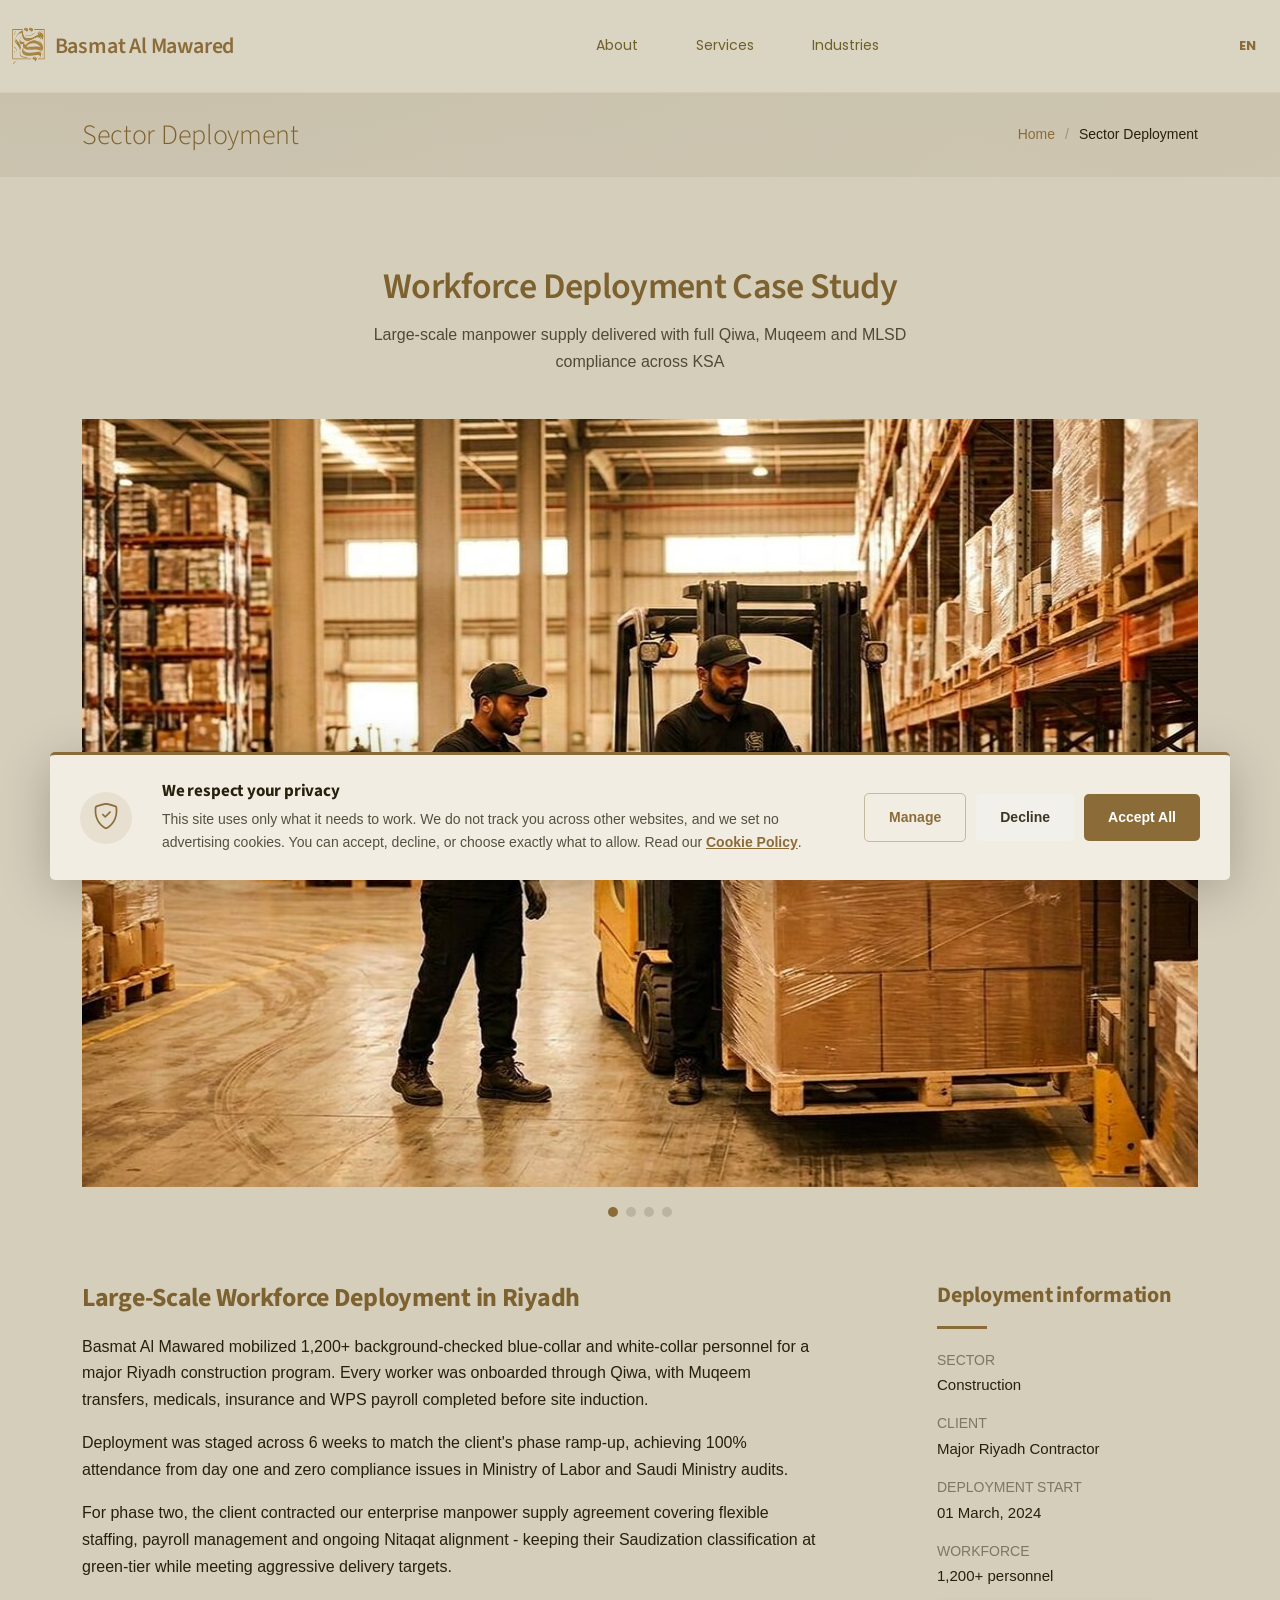
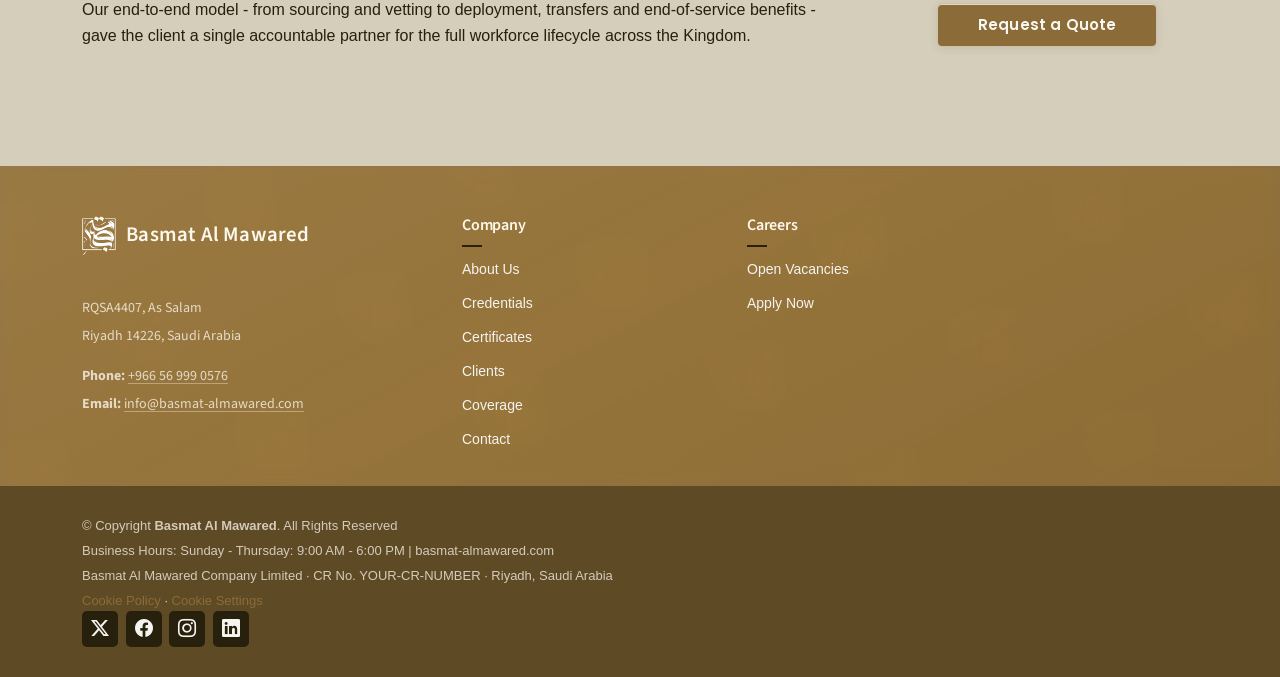
<file: portfolio-details.html>
<!DOCTYPE html>
<html lang="en" dir="ltr">

<head>
  <meta charset="utf-8">
  <meta content="width=device-width, initial-scale=1.0" name="viewport">
  <title>Workforce Deployment - Basmat Al Mawared</title>
  <meta name="description" content="Case studies from our deployments across logistics, hospitality, cleaning, industrial and general labour projects in the Kingdom of Saudi Arabia.">
  <meta name="keywords" content="manpower case studies, workforce deployment Saudi Arabia, logistics staffing, hospitality staffing, industrial labour supply">

  <!-- Favicons -->
  <link href="assets/img/favicon.png" rel="icon">
  <link href="assets/img/apple-touch-icon.png" rel="apple-touch-icon">

  <!-- Fonts -->
  <link href="https://fonts.googleapis.com" rel="preconnect">
  <link href="https://fonts.gstatic.com" rel="preconnect" crossorigin>
  <link href="https://fonts.googleapis.com/css2?family=Roboto:ital,wght@0,300;0,400;0,500;0,600;0,700;1,400;1,500&family=Poppins:wght@300;400;500;600;700&family=Source+Sans+Pro:wght@300;400;500;600;700&family=Playfair+Display:ital,wght@0,600;0,700;1,700&display=swap" rel="stylesheet">

  <!-- Vendor CSS Files -->
  <link href="assets/vendor/bootstrap/css/bootstrap.min.css" rel="stylesheet">
  <link href="assets/vendor/bootstrap-icons/bootstrap-icons.css" rel="stylesheet">
  <link href="assets/vendor/aos/aos.css" rel="stylesheet">
  <link href="assets/vendor/glightbox/css/glightbox.min.css" rel="stylesheet">
  <link href="assets/vendor/swiper/swiper-bundle.min.css" rel="stylesheet">

  <!-- Main CSS File -->
  <link href="assets/css/main.css?v=70" rel="stylesheet">

  <link href="assets/css/cookie.css?v=70" rel="stylesheet">
  <link href="assets/css/refinements.css?v=70" rel="stylesheet">
  <link href="assets/css/rtl.css?v=70" rel="stylesheet">
</head>

<body class="portfolio-details-page">

  <header id="header" class="header d-flex align-items-center sticky-top">
    <div class="container-fluid position-relative d-flex align-items-center justify-content-between">

      <a href="index.html" class="logo d-flex align-items-center me-auto me-xl-0">
        <img src="assets/img/logo.svg" alt="Basmat Al Mawared logo" width="136" height="159">
        <h1 class="sitename" data-i18n="site.name">Basmat Al Mawared</h1>
      </a>

      <nav id="navmenu" class="navmenu">
        <ul>
          <li><a href="index.html#about" data-i18n="nav.about">About</a></li>
          <li><a href="index.html#services" data-i18n="nav.services">Services</a></li>
          <li><a href="index.html#portfolio" data-i18n="nav.industries">Industries</a></li>
        </ul>
        <i class="mobile-nav-toggle d-xl-none bi bi-list"></i>
      </nav>

      <div id="lang-toggle" class="lang-switch" role="button" tabindex="0" aria-label="Toggle to Arabic">
        <span class="lang-label active" data-i18n-lang="en">EN</span>
      </div>

    </div>
  </header>

  <main class="main">

    <!-- Page Title -->
    <div class="page-title">
      <div class="container d-lg-flex justify-content-between align-items-center">
        <h1 class="mb-2 mb-lg-0" data-i18n="portfolioDetails.pageTitle">Sector Deployment</h1>
        <nav class="breadcrumbs">
          <ol>
            <li><a href="index.html" data-i18n="portfolioDetails.breadcrumbHome">Home</a></li>
            <li class="current" data-i18n="portfolioDetails.breadcrumbCurrent">Sector Deployment</li>
          </ol>
        </nav>
      </div>
    </div><!-- End Page Title -->

    <!-- Portfolio Details Section -->
    <section id="portfolio-details" class="portfolio-details section">

      <!-- Section Title -->
      <div class="container section-title" data-aos="fade-up">
        <h2 data-i18n="portfolioDetails.sectionTitle">Workforce Deployment Case Study</h2>
        <p data-i18n="portfolioDetails.sectionSubtitle">Large-scale manpower supply delivered with full Qiwa, Muqeem and MLSD compliance across KSA</p>
      </div><!-- End Section Title -->

      <div class="container" data-aos="fade-up">

        <div class="portfolio-details-slider swiper init-swiper">
          <script type="application/json" class="swiper-config">
            {
              "loop": true,
              "speed": 600,
              "autoplay": {
                "delay": 5000
              },
              "slidesPerView": "auto",
              "navigation": {
                "nextEl": ".swiper-button-next",
                "prevEl": ".swiper-button-prev"
              },
              "pagination": {
                "el": ".swiper-pagination",
                "type": "bullets",
                "clickable": true
              }
            }
          </script>
          <div class="swiper-wrapper align-items-center">

            <div class="swiper-slide">
              <img width="1024" height="768" src="assets/img/portfolio/logistics-1.jpg" alt="Logistics workforce deployment for a Saudi distribution centre" loading="lazy" decoding="async">
            </div>

            <div class="swiper-slide">
              <img width="1024" height="768" src="assets/img/portfolio/industrial-1.jpg" alt="Industrial workforce deployment at a Saudi plant" loading="lazy" decoding="async">
            </div>

            <div class="swiper-slide">
              <img width="1024" height="768" src="assets/img/portfolio/cleaning-1.jpg" alt="Cleaning and facility management team on site" loading="lazy" decoding="async">
            </div>

            <div class="swiper-slide">
              <img width="1024" height="768" src="assets/img/portfolio/hospitality-1.jpg" alt="Hospitality staff supplied to a Saudi venue" loading="lazy" decoding="async">
            </div>

          </div>
          <div class="swiper-button-prev"></div>
          <div class="swiper-button-next"></div>
          <div class="swiper-pagination"></div>
        </div>

        <div class="row justify-content-between gy-4 mt-4">

          <div class="col-lg-8" data-aos="fade-up">
            <div class="portfolio-description">
              <h2 data-i18n="portfolioDetails.deploymentTitle">Large-Scale Workforce Deployment in Riyadh</h2>
              <p data-i18n="portfolioDetails.deploymentP1">
                Basmat Al Mawared mobilized 1,200+ background-checked blue-collar and white-collar personnel for a major Riyadh construction program. Every worker was onboarded through Qiwa, with Muqeem transfers, medicals, insurance and WPS payroll completed before site induction.
              </p>
              <p data-i18n="portfolioDetails.deploymentP2">
                Deployment was staged across 6 weeks to match the client's phase ramp-up, achieving 100% attendance from day one and zero compliance issues in Ministry of Labor and Saudi Ministry audits.
              </p>

              <p data-i18n="portfolioDetails.deploymentP3">
                For phase two, the client contracted our enterprise manpower supply agreement covering flexible staffing, payroll management and ongoing Nitaqat alignment - keeping their Saudization classification at green-tier while meeting aggressive delivery targets.
              </p>

              <p data-i18n="portfolioDetails.deploymentP4">
                Our end-to-end model - from sourcing and vetting to deployment, transfers and end-of-service benefits - gave the client a single accountable partner for the full workforce lifecycle across the Kingdom.
              </p>

            </div>
          </div>

          <div class="col-lg-3" data-aos="fade-up">
            <div class="portfolio-info">
              <h3 data-i18n="portfolioDetails.deploymentInfoTitle">Deployment information</h3>
              <ul>
                <li><strong><span data-i18n="portfolioDetails.deploymentInfo.sector">Sector</span></strong> <span data-i18n="portfolioDetails.deploymentInfo.construction">Construction</span></li>
                <li><strong><span data-i18n="portfolioDetails.deploymentInfo.client">Client</span></strong> <span data-i18n="portfolioDetails.deploymentInfo.majorContractor">Major Riyadh Contractor</span></li>
                <li><strong><span data-i18n="portfolioDetails.deploymentInfo.start">Deployment start</span></strong> <span data-i18n="portfolioDetails.deploymentInfo.march2024">01 March, 2024</span></li>
                <li><strong><span data-i18n="portfolioDetails.deploymentInfo.workforce">Workforce</span></strong> <span data-i18n="portfolioDetails.deploymentInfo.plusPersonnel">1,200+ personnel</span></li>
                <li><a href="index.html#contact" class="btn-visit align-self-start" data-i18n="portfolioDetails.deploymentInfo.requestQuote">Request a Quote</a></li>
              </ul>
            </div>
          </div>

        </div>

      </div>

    </section><!-- /Portfolio Details Section -->

  </main>

  <footer id="footer" class="footer">


    <div class="footer-top bam-pattern">
      <div class="bam-weave" aria-hidden="true"></div>
      <div class="bam-glass" aria-hidden="true"></div>

      <div class="container">
        <div class="row gy-4">
          <div class="col-lg-4 col-md-6 footer-about">
            <a href="index.html" class="logo d-flex align-items-center">
              <img src="assets/img/logo.svg" alt="Basmat Al Mawared logo" width="136" height="159">
              <span class="sitename" data-i18n="site.name">Basmat Al Mawared</span>
            </a>
            <div class="footer-contact pt-3">
              <p data-i18n="footer.addressLine1">RQSA4407, As Salam</p>
              <p>Riyadh 14226, Saudi Arabia</p>
              <p class="mt-3"><strong><span data-i18n="footer.phoneLabel">Phone:</span></strong> <a href="tel:+966569990576">+966 56 999 0576</a></p>
              <p><strong><span data-i18n="footer.emailLabel">Email:</span></strong> <a href="mailto:info@basmat-almawared.com">info@basmat-almawared.com</a></p>
            </div>
          </div>

          <div class="col-lg-3 col-md-4 footer-links">
            <h4 data-i18n="footer.company">Company</h4>
            <ul>
              <li><a href="index.html#about" data-i18n="footer.links.about">About Us</a></li>
              <li><a href="index.html#credentials" data-i18n="footer.links.credentials">Credentials</a></li>
              <li><a href="index.html#certificates" data-i18n="footer.links.certificates">Certificates</a></li>
              <li><a href="index.html#clients" data-i18n="footer.links.clients">Clients</a></li>
              <li><a href="index.html#coverage" data-i18n="footer.links.coverage">Coverage</a></li>
              <li><a href="index.html#contact" data-i18n="footer.links.contact">Contact</a></li>
            </ul>
          </div>

          <div class="col-lg-2 col-md-4 footer-links">
            <h4 data-i18n="footer.careers.title">Careers</h4>
            <ul>
              <li><a href="careers.html" data-i18n="footer.openVacancies">Open Vacancies</a></li>
              <li><a href="apply.html" data-i18n="footer.applyNow">Apply Now</a></li>
            </ul>
          </div>

        </div>
      </div>
    </div>

    <div class="copyright text-center">
      <div class="container d-flex flex-column flex-lg-row justify-content-center justify-content-lg-between align-items-center">

        <div class="d-flex flex-column align-items-center align-items-lg-start">
          <div>
            © Copyright <strong><span>Basmat Al Mawared</span></strong>. <span data-i18n="footer.allRightsReserved">All Rights Reserved</span>
          </div>
          <div class="credits">
            <!-- All the links in the footer should remain intact. -->
            <!-- You can delete the links only if you purchased the pro version. -->
            <!-- Licensing information: https://bootstrapmade.com/license/ -->
            <!-- Purchase the pro version with working PHP/AJAX contact form: https://bootstrapmade.com/herobiz-bootstrap-business-template/ -->
            <span data-i18n="footer.businessHours">Business Hours: Sunday - Thursday: 9:00 AM - 6:00 PM</span> | basmat-almawared.com
          </div>
          <div class="credits">
            <span data-i18n="footer.companyInfo">Basmat Al Mawared Company Limited &middot; CR No. YOUR-CR-NUMBER &middot; Riyadh, Saudi Arabia</span>
          </div>
          <div class="credits">
            <a href="cookie-policy.html" data-i18n="footer.cookiePolicy">Cookie Policy</a> &middot;
            <a href="javascript:void(0)" data-bam-cookie-settings data-i18n="footer.cookieSettings">Cookie Settings</a>
          </div>
          <div class="social-links order-first order-lg-last mb-3 mb-lg-0">
            <a href="https://twitter.com/basmatalmawared" target="_blank" rel="noopener nofollow"><i class="bi bi-twitter-x"></i></a>
            <a href="https://facebook.com/basmatalmawared" target="_blank" rel="noopener nofollow"><i class="bi bi-facebook"></i></a>
            <a href="https://instagram.com/basmat.almawared" target="_blank" rel="noopener nofollow"><i class="bi bi-instagram"></i></a>
            <a href="https://linkedin.com/company/basmat-almawared" target="_blank" rel="noopener nofollow"><i class="bi bi-linkedin"></i></a>
          </div>
        </div>

      </div>
    </div>

  </footer>

  <!-- Scroll Top -->
  <a href="#" id="scroll-top" class="scroll-top d-flex align-items-center justify-content-center"><i class="bi bi-arrow-up-short"></i></a>

  <!-- Preloader -->
  <div id="preloader"></div>

  <!-- Vendor JS Files -->
  <script src="assets/vendor/bootstrap/js/bootstrap.bundle.min.js"></script>
  <script src="assets/vendor/aos/aos.js"></script>
  <script src="assets/vendor/glightbox/js/glightbox.min.js"></script>
  <script src="assets/vendor/swiper/swiper-bundle.min.js"></script>
  <script src="assets/vendor/imagesloaded/imagesloaded.pkgd.min.js"></script>
  <script src="assets/vendor/isotope-layout/isotope.pkgd.min.js"></script>

  <!-- Main JS File -->
  <script src="assets/js/main.js"></script>
  <script src="assets/js/cookie-consent.js"></script>

<script src="assets/js/i18n.js"></script>
</body>

</html>
</file>
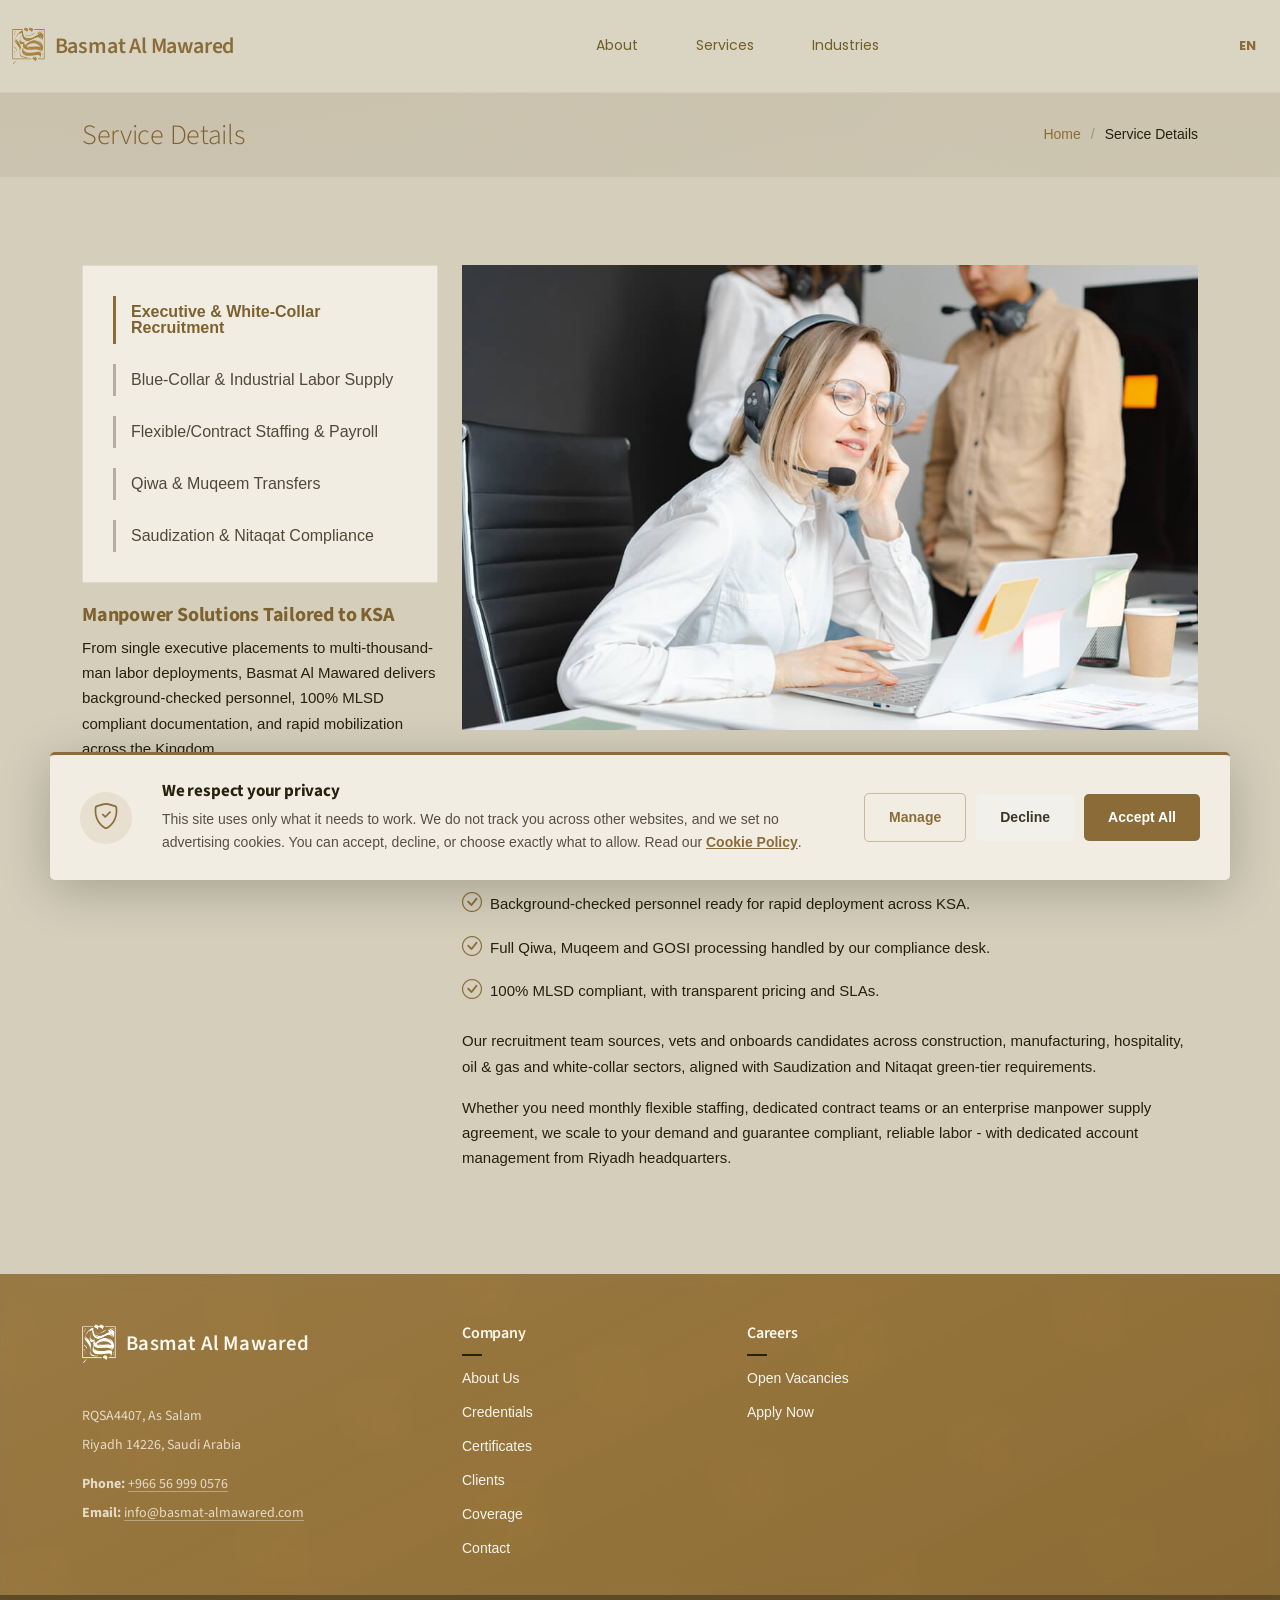
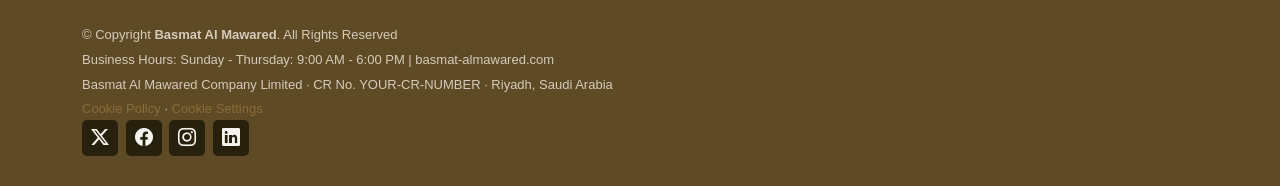
<file: service-details.html>
<!DOCTYPE html>
<html lang="en" dir="ltr">

<head>
  <meta charset="utf-8">
  <meta content="width=device-width, initial-scale=1.0" name="viewport">
  <title>Manpower Supply &amp; Workforce Services - Basmat Al Mawared</title>
  <meta name="description" content="Detailed breakdown of our manpower services: recruitment, mobilisation, Qiwa and Muqeem processing, WPS payroll and ongoing workforce management across Saudi Arabia.">
  <meta name="keywords" content="manpower services Saudi Arabia, recruitment process, Qiwa processing, Muqeem transfer, WPS payroll, workforce outsourcing Riyadh">

  <!-- Favicons -->
  <link href="assets/img/favicon.png" rel="icon">
  <link href="assets/img/apple-touch-icon.png" rel="apple-touch-icon">

  <!-- Fonts -->
  <link href="https://fonts.googleapis.com" rel="preconnect">
  <link href="https://fonts.gstatic.com" rel="preconnect" crossorigin>
  <link href="https://fonts.googleapis.com/css2?family=Roboto:ital,wght@0,300;0,400;0,500;0,600;0,700;1,400;1,500&family=Poppins:wght@300;400;500;600;700&family=Source+Sans+Pro:wght@300;400;500;600;700&family=Playfair+Display:ital,wght@0,600;0,700;1,700&display=swap" rel="stylesheet">

  <!-- Vendor CSS Files -->
  <link href="assets/vendor/bootstrap/css/bootstrap.min.css" rel="stylesheet">
  <link href="assets/vendor/bootstrap-icons/bootstrap-icons.css" rel="stylesheet">
  <link href="assets/vendor/aos/aos.css" rel="stylesheet">
  <link href="assets/vendor/glightbox/css/glightbox.min.css" rel="stylesheet">
  <link href="assets/vendor/swiper/swiper-bundle.min.css" rel="stylesheet">

  <!-- Main CSS File -->
  <link href="assets/css/main.css?v=70" rel="stylesheet">

  <link href="assets/css/cookie.css?v=70" rel="stylesheet">
  <link href="assets/css/refinements.css?v=70" rel="stylesheet">
  <link href="assets/css/rtl.css?v=70" rel="stylesheet">
</head>

<body class="service-details-page">

  <header id="header" class="header d-flex align-items-center sticky-top">
    <div class="container-fluid position-relative d-flex align-items-center justify-content-between">

      <a href="index.html" class="logo d-flex align-items-center me-auto me-xl-0">
        <img src="assets/img/logo.svg" alt="Basmat Al Mawared logo" width="136" height="159">
        <h1 class="sitename" data-i18n="site.name">Basmat Al Mawared</h1>
      </a>

      <nav id="navmenu" class="navmenu">
        <ul>
          <li><a href="index.html#about" data-i18n="nav.about">About</a></li>
          <li><a href="index.html#services" data-i18n="nav.services">Services</a></li>
          <li><a href="index.html#portfolio" data-i18n="nav.industries">Industries</a></li>
        </ul>
        <i class="mobile-nav-toggle d-xl-none bi bi-list"></i>
      </nav>

      <div id="lang-toggle" class="lang-switch" role="button" tabindex="0" aria-label="Toggle to Arabic">
        <span class="lang-label active" data-i18n-lang="en">EN</span>
      </div>

    </div>
  </header>

  <main class="main">

    <!-- Page Title -->
    <div class="page-title">
      <div class="container d-lg-flex justify-content-between align-items-center">
        <h1 class="mb-2 mb-lg-0" data-i18n="serviceDetails.pageTitle">Service Details</h1>
        <nav class="breadcrumbs">
          <ol>
            <li><a href="index.html" data-i18n="serviceDetails.breadcrumbHome">Home</a></li>
            <li class="current" data-i18n="serviceDetails.breadcrumbCurrent">Service Details</li>
          </ol>
        </nav>
      </div>
    </div><!-- End Page Title -->

    <!-- Service Details Section -->
    <section id="service-details" class="service-details section">

      <div class="container">

        <div class="row gy-4">

          <div class="col-lg-4" data-aos="fade-up">
            <div class="services-list">
              <a href="index.html#services" class="active" data-i18n="serviceDetails.servicesList.exec">Executive &amp; White-Collar Recruitment</a>
              <a href="index.html#services" data-i18n="serviceDetails.servicesList.blueCollar">Blue-Collar &amp; Industrial Labor Supply</a>
              <a href="index.html#services" data-i18n="serviceDetails.servicesList.contract">Flexible/Contract Staffing &amp; Payroll</a>
              <a href="index.html#services" data-i18n="serviceDetails.servicesList.qiwa">Qiwa &amp; Muqeem Transfers</a>
              <a href="index.html#services" data-i18n="serviceDetails.servicesList.saudization">Saudization &amp; Nitaqat Compliance</a>
            </div>

            <h4 data-i18n="serviceDetails.servicesSubtitle">Manpower Solutions Tailored to KSA</h4>
            <p data-i18n="serviceDetails.servicesIntro">From single executive placements to multi-thousand-man labor deployments, Basmat Al Mawared delivers background-checked personnel, 100% MLSD compliant documentation, and rapid mobilization across the Kingdom.</p>
          </div>

          <div class="col-lg-8" data-aos="fade-up">
            <img width="1024" height="648" src="assets/img/services.jpg" alt="Basmat Al Mawared manpower services across Saudi Arabia" class="img-fluid services-img" loading="lazy" decoding="async">
            <h3 data-i18n="serviceDetails.sectionTitle">End-to-End Workforce Supply &amp; Compliance</h3>
            <p data-i18n="serviceDetails.serviceLead">
              Basmat Al Mawared Company Limited manages the complete workforce lifecycle - recruitment, visa processing, Qiwa registration, Muqeem transfers, medical and insurance, WPS payroll, and end-of-service benefits - so your operations run uninterrupted.
            </p>
            <ul>
              <li><i class="bi bi-check-circle"></i> <span data-i18n="serviceDetails.li1">Background-checked personnel ready for rapid deployment across KSA.</span></li>
              <li><i class="bi bi-check-circle"></i> <span data-i18n="serviceDetails.li2">Full Qiwa, Muqeem and GOSI processing handled by our compliance desk.</span></li>
              <li><i class="bi bi-check-circle"></i> <span data-i18n="serviceDetails.li3">100% MLSD compliant, with transparent pricing and SLAs.</span></li>
            </ul>
            <p data-i18n="serviceDetails.serviceBody1">
              Our recruitment team sources, vets and onboards candidates across construction, manufacturing, hospitality, oil &amp; gas and white-collar sectors, aligned with Saudization and Nitaqat green-tier requirements.
            </p>
            <p data-i18n="serviceDetails.serviceBody2">
              Whether you need monthly flexible staffing, dedicated contract teams or an enterprise manpower supply agreement, we scale to your demand and guarantee compliant, reliable labor - with dedicated account management from Riyadh headquarters.
            </p>
          </div>

        </div>

      </div>

    </section><!-- /Service Details Section -->

  </main>

  <footer id="footer" class="footer">


    <div class="footer-top bam-pattern">
      <div class="bam-weave" aria-hidden="true"></div>
      <div class="bam-glass" aria-hidden="true"></div>

      <div class="container">
        <div class="row gy-4">
          <div class="col-lg-4 col-md-6 footer-about">
            <a href="index.html" class="logo d-flex align-items-center">
              <img src="assets/img/logo.svg" alt="Basmat Al Mawared logo" width="136" height="159">
              <span class="sitename" data-i18n="site.name">Basmat Al Mawared</span>
            </a>
            <div class="footer-contact pt-3">
              <p data-i18n="footer.addressLine1">RQSA4407, As Salam</p>
              <p>Riyadh 14226, Saudi Arabia</p>
              <p class="mt-3"><strong><span data-i18n="footer.phoneLabel">Phone:</span></strong> <a href="tel:+966569990576">+966 56 999 0576</a></p>
              <p><strong><span data-i18n="footer.emailLabel">Email:</span></strong> <a href="mailto:info@basmat-almawared.com">info@basmat-almawared.com</a></p>
            </div>
          </div>

          <div class="col-lg-3 col-md-4 footer-links">
            <h4 data-i18n="footer.company">Company</h4>
            <ul>
              <li><a href="index.html#about" data-i18n="footer.links.about">About Us</a></li>
              <li><a href="index.html#credentials" data-i18n="footer.links.credentials">Credentials</a></li>
              <li><a href="index.html#certificates" data-i18n="footer.links.certificates">Certificates</a></li>
              <li><a href="index.html#clients" data-i18n="footer.links.clients">Clients</a></li>
              <li><a href="index.html#coverage" data-i18n="footer.links.coverage">Coverage</a></li>
              <li><a href="index.html#contact" data-i18n="footer.links.contact">Contact</a></li>
            </ul>
          </div>

          <div class="col-lg-2 col-md-4 footer-links">
            <h4 data-i18n="footer.careers.title">Careers</h4>
            <ul>
              <li><a href="careers.html" data-i18n="footer.openVacancies">Open Vacancies</a></li>
              <li><a href="apply.html" data-i18n="footer.applyNow">Apply Now</a></li>
            </ul>
          </div>

        </div>
      </div>
    </div>

    <div class="copyright text-center">
      <div class="container d-flex flex-column flex-lg-row justify-content-center justify-content-lg-between align-items-center">

        <div class="d-flex flex-column align-items-center align-items-lg-start">
          <div>
            © Copyright <strong><span>Basmat Al Mawared</span></strong>. <span data-i18n="footer.allRightsReserved">All Rights Reserved</span>
          </div>
          <div class="credits">
            <!-- All the links in the footer should remain intact. -->
            <!-- You can delete the links only if you purchased the pro version. -->
            <!-- Licensing information: https://bootstrapmade.com/license/ -->
            <!-- Purchase the pro version with working PHP/AJAX contact form: https://bootstrapmade.com/herobiz-bootstrap-business-template/ -->
            <span data-i18n="footer.businessHours">Business Hours: Sunday - Thursday: 9:00 AM - 6:00 PM</span> | basmat-almawared.com
          </div>
          <div class="credits">
            <span data-i18n="footer.companyInfo">Basmat Al Mawared Company Limited &middot; CR No. YOUR-CR-NUMBER &middot; Riyadh, Saudi Arabia</span>
          </div>
          <div class="credits">
            <a href="cookie-policy.html" data-i18n="footer.cookiePolicy">Cookie Policy</a> &middot;
            <a href="javascript:void(0)" data-bam-cookie-settings data-i18n="footer.cookieSettings">Cookie Settings</a>
          </div>
          <div class="social-links order-first order-lg-last mb-3 mb-lg-0">
            <a href="https://twitter.com/basmatalmawared" target="_blank" rel="noopener nofollow"><i class="bi bi-twitter-x"></i></a>
            <a href="https://facebook.com/basmatalmawared" target="_blank" rel="noopener nofollow"><i class="bi bi-facebook"></i></a>
            <a href="https://instagram.com/basmat.almawared" target="_blank" rel="noopener nofollow"><i class="bi bi-instagram"></i></a>
            <a href="https://linkedin.com/company/basmat-almawared" target="_blank" rel="noopener nofollow"><i class="bi bi-linkedin"></i></a>
          </div>
        </div>

      </div>
    </div>

  </footer>

  <!-- Scroll Top -->
  <a href="#" id="scroll-top" class="scroll-top d-flex align-items-center justify-content-center"><i class="bi bi-arrow-up-short"></i></a>

  <!-- Preloader -->
  <div id="preloader"></div>

  <!-- Vendor JS Files -->
  <script src="assets/vendor/bootstrap/js/bootstrap.bundle.min.js"></script>
  <script src="assets/vendor/aos/aos.js"></script>
  <script src="assets/vendor/glightbox/js/glightbox.min.js"></script>
  <script src="assets/vendor/swiper/swiper-bundle.min.js"></script>
  <script src="assets/vendor/imagesloaded/imagesloaded.pkgd.min.js"></script>
  <script src="assets/vendor/isotope-layout/isotope.pkgd.min.js"></script>

  <!-- Main JS File -->
  <script src="assets/js/main.js"></script>
  <script src="assets/js/cookie-consent.js"></script>

<script src="assets/js/i18n.js"></script>
</body>

</html>
</file>
<file: assets/css/hero-slider.css>
/**
 * hero-slider.css — full-bleed image hero
 * Additive only. Uses existing theme tokens; main.css is not modified.
 */

/* Override the flat-background hero from main.css */
.hero {
  padding: 0 !important;
  min-height: 0 !important;
  background: var(--color-shades-100) !important;
  display: block !important;
}

.hero-slider {
  position: relative;
  width: 100%;
  height: clamp(520px, 82vh, 820px);
  overflow: hidden;
}

.hero-slider .swiper-slide {
  position: relative;
  overflow: hidden;
}

.hero-slider .swiper-slide img {
  position: absolute;
  inset: 0;
  width: 100%;
  height: 100%;
  object-fit: cover;
  object-position: center 42%;
}

/* Warm scrim: keeps text legible over any photo and ties the imagery
   to the brand palette instead of a neutral grey wash. */
.hero-slider .swiper-slide::after {
  content: "";
  position: absolute;
  inset: 0;
  /* Vertical, from master. I had this as a left-to-right ramp to push
     contrast under the left-aligned text, but the hero photography is
     centre-composed -- the Saudi supervisor stands dead centre with the
     team symmetric around him -- so a left-heavy scrim buried the workers
     on that side. The vertical ramp keeps the composition readable and
     still measures 9.23 against the lead paragraph on the worst slide,
     against the 4.5 needed. */
  background:
    linear-gradient(
      to bottom,
      rgba(20, 15, 7, 0.28) 0%,
      rgba(20, 15, 7, 0.52) 45%,
      rgba(20, 15, 7, 0.70) 100%
    );
}

/* Slow zoom on the active slide — the single biggest "premium" cue */
.hero-slider .swiper-slide-active img {
  animation: bam-hero-zoom 9s ease-out forwards;
}

@keyframes bam-hero-zoom {
  from { transform: scale(1.0); }
  to   { transform: scale(1.075); }
}

.hero-slide-content {
  position: absolute;
  inset: 0;
  z-index: 2;
  display: flex;
  align-items: center;
}

.hero-slide-content .container {
  max-width: 1200px;
}

/* ---- Typography: one scale, no arbitrary sizes ---- */

.hero-kicker {
  margin: 0 0 14px;
  font-family: var(--nav-font);
  font-size: 0.8125rem;      /* 13px */
  font-weight: 500;
  letter-spacing: 0.22em;
  text-transform: uppercase;
  color: var(--color-tints-750);
}

.hero-slide-content h1 {
  margin: 0 0 18px;
  max-width: 20ch;
  font-family: var(--heading-font);
  font-size: clamp(2.25rem, 5vw, 3.75rem);   /* 36 -> 60px */
  font-weight: 600;
  line-height: 1.08;
  letter-spacing: -0.015em;
  color: var(--color-tints-0);
}

.hero-lead {
  margin: 0 0 32px;
  max-width: 46ch;
  font-size: clamp(1rem, 1.35vw, 1.1875rem);  /* 16 -> 19px */
  font-weight: 400;
  line-height: 1.62;
  color: color-mix(in srgb, var(--color-tints-0), transparent 22%);
}

/* ---- Actions ---- */

.hero-actions {
  display: flex;
  align-items: center;
  flex-wrap: wrap;
  gap: 14px;
}

.hero-slide-content .btn-get-started {
  display: inline-block;
  padding: 14px 34px;
  border-radius: 5px;
  background: var(--accent-color);
  color: var(--color-tints-0);
  font-family: var(--nav-font);
  font-size: 0.9375rem;      /* 15px */
  font-weight: 500;
  letter-spacing: 0.03em;
  border: 1px solid var(--accent-color);
  transition: background 0.3s ease, transform 0.3s ease, box-shadow 0.3s ease;
}

.hero-slide-content .btn-get-started:hover {
  background: color-mix(in srgb, var(--accent-color), #fff 12%);
  border-color: color-mix(in srgb, var(--accent-color), #fff 12%);
  transform: translateY(-2px);
  box-shadow: 0 10px 26px rgba(0, 0, 0, 0.32);
}

.hero-slide-content .btn-watch-video {
  display: inline-flex;
  align-items: center;
  gap: 9px;
  margin: 0;
  padding: 14px 26px;
  border-radius: 5px;
  border: 1px solid color-mix(in srgb, var(--color-tints-0), transparent 62%);
  color: var(--color-tints-0);
  font-family: var(--nav-font);
  font-size: 0.9375rem;      /* 15px — matches the primary button */
  font-weight: 500;
  letter-spacing: 0.03em;
  transition: border-color 0.3s ease, background 0.3s ease, transform 0.3s ease;
}

.hero-slide-content .btn-watch-video i {
  font-size: 1.125rem;
  line-height: 1;
  margin: 0;
  color: var(--color-tints-750);
  transition: transform 0.3s ease;
}

.hero-slide-content .btn-watch-video:hover {
  border-color: var(--color-tints-750);
  background: rgba(255, 255, 255, 0.07);
  color: var(--color-tints-0);
  transform: translateY(-2px);
}

.hero-slide-content .btn-watch-video:hover i {
  transform: translateX(3px);
}

/* ---- Pagination ---- */

.hero-slider .hero-pagination {
  position: absolute;
  bottom: 34px;
  left: 0;
  right: 0;
  z-index: 3;
  display: flex;
  justify-content: center;
  gap: 10px;
}

.hero-slider .hero-pagination .swiper-pagination-bullet {
  width: 30px;
  height: 3px;
  border-radius: 2px;
  background: rgba(255, 255, 255, 0.34);
  opacity: 1;
  margin: 0 !important;
  transition: background 0.3s ease, width 0.3s ease;
}

.hero-slider .hero-pagination .swiper-pagination-bullet-active {
  width: 52px;
  background: var(--color-tints-750);
}

/* ---- Arrows ---- */

.hero-nav {
  position: absolute;
  top: 50%;
  z-index: 3;
  transform: translateY(-50%);
  width: 46px;
  height: 46px;
  display: flex;
  align-items: center;
  justify-content: center;
  border-radius: 50%;
  border: 1px solid rgba(255, 255, 255, 0.26);
  background: rgba(20, 15, 7, 0.32);
  color: var(--color-tints-0);
  font-size: 1.25rem;
  cursor: pointer;
  opacity: 0;
  transition: opacity 0.3s ease, background 0.3s ease, border-color 0.3s ease;
}

.hero-slider:hover .hero-nav { opacity: 1; }
.hero-nav:hover {
  background: var(--accent-color);
  border-color: var(--accent-color);
}
.hero-nav:focus-visible {
  opacity: 1;
  outline: 2px solid var(--color-tints-750);
  outline-offset: 3px;
}

.hero-prev { left: 26px; }
.hero-next { right: 26px; }

/* ---- Responsive ---- */

@media (max-width: 991px) {
  .hero-slider { height: clamp(460px, 70vh, 620px); }
  .hero-slide-content h1 { max-width: 20ch; }
  .hero-nav { display: none; }
}

@media (max-width: 575px) {
  .hero-slider { height: 480px; }
  .hero-slider .swiper-slide::after {
    background: linear-gradient(
      to bottom,
      rgba(20, 15, 7, 0.42) 0%,
      rgba(20, 15, 7, 0.58) 55%,
      rgba(20, 15, 7, 0.74) 100%
    );
  }
  .hero-slide-content { align-items: flex-end; padding-bottom: 74px; }
  .hero-slide-content h1 { max-width: none; }
  .hero-lead { margin-bottom: 24px; }
  .hero-actions { gap: 10px; }
  .hero-slide-content .btn-get-started,
  .hero-slide-content .btn-watch-video {
    padding: 12px 22px;
    font-size: 0.875rem;
  }
}

/* Users who ask for reduced motion get a still first frame */
@media (prefers-reduced-motion: reduce) {
  .hero-slider .swiper-slide-active img { animation: none; }
}

/* Six slides instead of four. At the base 30px bullet plus 10px gap, six
   dots measure 252px, which fits a 320px screen but sits tight against the
   edge padding once the active bullet expands. Trimmed below 400px so the
   row keeps clear margins. */
@media (max-width: 400px) {
  .hero-slider .hero-pagination {
    gap: 7px;
  }
  .hero-slider .hero-pagination .swiper-pagination-bullet {
    width: 20px;
  }
  .hero-slider .hero-pagination .swiper-pagination-bullet-active {
    width: 34px;
  }
}


/* ---------------------------------------------------------------------
   Only the active slide shows its text.

   syncSlideText already sets display:none on inactive slides, but it is
   JS and it races the DOM in two places: before init nothing is hidden
   yet, so all six headlines paint stacked for a frame; and with
   loop:true Swiper injects cloned slides that may not be in
   swiper.slides when sync runs, so a clone keeps its text visible.

   CSS has neither race — it applies at first paint and to clones
   automatically. Hidden by default, revealed only for the active slide,
   so no state can leak the previous slide's headline over the new one.
   --------------------------------------------------------------------- */

.hero-slider .swiper-slide > .hero-slide-content {
  visibility: hidden;
  opacity: 0;
}

/* Either signal reveals the text: Swiper's own class, or the class
   syncSlideText sets from activeIndex. Two independent sources, so a lag in
   one does not leave the hero blank. */
.hero-slider .swiper-slide-active > .hero-slide-content,
.hero-slider .swiper-slide > .hero-slide-content.is-active-text {
  visibility: visible;
  opacity: 1;
  /* Fades in just after the photo so it never cross-dissolves against the
     outgoing headline. */
  transition: opacity 0.5s ease 0.25s;
}

@media (prefers-reduced-motion: reduce) {
  .hero-slider .swiper-slide > .hero-slide-content { transition: none; }
}
</file>
<file: assets/css/clients.css>
/**
 * clients.css — client marquee + certificates grid
 * Additive only. Uses existing theme tokens from main.css; nothing overridden.
 */

/* ============================================================
   CLIENT MARQUEE
   Pure CSS infinite scroll. The track holds the logo set twice,
   so translateX(-50%) lands exactly on the duplicate and loops
   with no visible jump.
   ============================================================ */

.client-marquee {
  padding: 50px 0;
  background-color: var(--surface-color);
  border-top: 1px solid color-mix(in srgb, var(--color-brand), transparent 88%);
  border-bottom: 1px solid color-mix(in srgb, var(--color-brand), transparent 88%);
  overflow: hidden;
}

.client-marquee .marquee-heading {
  text-align: center;
  margin-bottom: 34px;
}

.client-marquee .marquee-heading p {
  margin: 0;
  font-size: var(--fs-sm);
  letter-spacing: 3px;
  text-transform: uppercase;
  color: var(--text-subtle);
}

/* Fade the edges so logos enter and leave softly instead of clipping */
.client-marquee .marquee-viewport {
  position: relative;
  overflow: hidden;
  width: 100%;
  height: 150px;
  /* No flex centring here. The track is deliberately wider than this box,
     so centring a child that overflows pushes it off BOTH edges and the
     animation starts mid-sequence with logos already clipped. */
  -webkit-mask-image: linear-gradient(to right, transparent, #000 8%, #000 92%, transparent);
  mask-image: linear-gradient(to right, transparent, #000 8%, #000 92%, transparent);
}

.client-marquee .marquee-track {
  display: flex;
  align-items: center;
  /* justify-content is intentionally absent. width:max-content means the
     track has NEGATIVE free space, and justify-content:center distributes
     negative space by overflowing equally on both sides — the track began
     shifted left by half its overhang, which is what broke the loop and
     clipped logos at the left edge. It must start at x=0. */
  width: max-content;
  height: 100%;
  animation: bam-marquee 42s linear infinite;
}

.client-marquee .marquee-track img {
  /* Master raised this from 62px because the logos read too small, which was
     right. Capped at the artwork's native 130px instead of master's 150px:
     the PNGs are 320x130, so 150 would upscale them 15% and soften the
     edges. 130 is the largest size that stays pixel-exact. */
  height: 130px;
  width: auto;
  /* Flex items shrink by default. Without this the browser squeezes the
     logos to try to fit the track into the viewport, distorting them. */
  flex-shrink: 0;
  margin: 0 34px;
  opacity: 0.55;
  filter: grayscale(100%);
  transition: opacity 0.3s ease, filter 0.3s ease;
}

.client-marquee .marquee-track img:hover {
  opacity: 1;
  filter: grayscale(0%);
}

/* Pause on hover so a visitor can actually read a logo */
.client-marquee .marquee-viewport:hover .marquee-track {
  animation-play-state: paused;
}

@keyframes bam-marquee {
  from { transform: translateX(0); }
  to   { transform: translateX(-50%); }
}

/* Respect users who ask for reduced motion */
@media (prefers-reduced-motion: reduce) {
  .client-marquee .marquee-track {
    animation: none;
    flex-wrap: wrap;
    /* Safe to centre here: the track is width:100% and wraps, so free
       space is positive. This is the one case centring is correct. */
    justify-content: center;
    width: 100%;
  }
  .client-marquee .marquee-track img {
    flex-shrink: 1;
    margin: 14px 22px;
  }
  /* The second set exists only to make the scroll seamless. With the
     animation off it would just print every client twice. */
  .client-marquee .marquee-track img[aria-hidden="true"] {
    display: none;
  }
  .client-marquee .marquee-viewport {
    height: auto;
  }
}

@media (max-width: 640px) {
  .client-marquee { padding: 38px 0; }
  /* Held smaller on phones: at 130px each logo is 320px wide, which is most
     of a 375px viewport, so only one would ever be on screen. */
  .client-marquee .marquee-track img { height: 74px; margin: 0 22px; }
}

/* ============================================================
   CERTIFICATES
   ============================================================ */

.certificates .cert-card {
  display: block;
  background: var(--surface-color);
  border: 1px solid color-mix(in srgb, var(--color-brand), transparent 85%);
  border-radius: 5px;
  padding: 14px;
  height: 100%;
  text-decoration: none;
  transition: transform 0.3s ease, box-shadow 0.3s ease, border-color 0.3s ease;
}

.certificates .cert-card:hover {
  transform: translateY(-6px);
  box-shadow: 0 14px 34px rgba(36, 28, 15, 0.13);
  border-color: color-mix(in srgb, var(--color-brand), transparent 55%);
}

.certificates .cert-thumb {
  position: relative;
  overflow: hidden;
  border-radius: 5px;
  background: var(--color-tints-0);
  aspect-ratio: 1 / 1.414;   /* A4 */
}

.certificates .cert-thumb img {
  width: 100%;
  height: 100%;
  /* `contain`, not `cover`. The thumbs are exactly A4 (440x622) and the box
     is exactly A4, so nothing is cropped either way today -- but `cover`
     silently crops if a real scan is ever a slightly different ratio, and
     the first thing lost is the bottom of the document. `contain` letterboxes
     against the white card instead, which is the safe failure for a legal
     document. */
  object-fit: contain;
  object-position: top center;
  display: block;
}

.certificates .cert-thumb::after {
  content: "\F4E1";                 /* bootstrap-icons zoom-in */
  font-family: "bootstrap-icons";
  position: absolute;
  inset: 0;
  display: flex;
  align-items: center;
  justify-content: center;
  font-size: 30px;
  color: var(--contrast-color);
  background: color-mix(in srgb, var(--color-shades-100), transparent 42%);
  opacity: 0;
  transition: opacity 0.3s ease;
}

.certificates .cert-card:hover .cert-thumb::after { opacity: 1; }

.certificates .cert-name {
  margin: 14px 4px 3px;
  font-size: var(--fs-base);
  font-weight: 600;
  color: var(--heading-color);
  line-height: 1.35;
}

/* Amber notice marking these as placeholders. Delete this block together with
   the matching markup once the scanned originals are in place. */
.certificates .cert-placeholder-note {
  margin-top: 26px;
  padding: 13px 18px;
  border-radius: 5px;
  background: color-mix(in srgb, #b58e4a, transparent 90%);
  border: 1px dashed color-mix(in srgb, #b58e4a, transparent 55%);
  font-size: var(--fs-xs);
  text-align: center;
  color: var(--text-muted);
}
</file>
<file: assets/css/cookie.css>
/**
* Cookie consent banner and preference modal.
* Scoped to .bam-cc* classes only. No existing template rules are modified.
*/

/*--------------------------------------------------------------
# Banner
--------------------------------------------------------------*/
.bam-cc {
  position: fixed;
  left: 20px;
  right: 20px;
  bottom: 20px;
  z-index: 9999;
  max-width: 1180px;
  margin: 0 auto;
  background: #f1ede3;
  border-radius: 5px;
  box-shadow: 0 10px 50px rgba(0, 0, 0, 0.22);
  border-top: 3px solid var(--color-brand, #8b6c38);
  padding: 26px 30px;
  display: none;
  animation: bamCCUp 0.45s cubic-bezier(0.16, 1, 0.3, 1);
}

.bam-cc.show {
  display: block;
}

@keyframes bamCCUp {
  from { opacity: 0; transform: translateY(24px); }
  to   { opacity: 1; transform: translateY(0); }
}

.bam-cc-inner {
  display: flex;
  gap: 30px;
  align-items: center;
}

.bam-cc-icon {
  flex-shrink: 0;
  width: 52px;
  height: 52px;
  border-radius: 50%;
  background: color-mix(in srgb, var(--color-brand, #8b6c38), transparent 90%);
  display: flex;
  align-items: center;
  justify-content: center;
}

.bam-cc-icon i {
  font-size: 26px;
  color: var(--color-brand, #8b6c38);
}

.bam-cc-text {
  flex: 1;
}

.bam-cc-text h4 {
  font-size: 17px;
  font-weight: 700;
  margin: 0 0 6px;
  color: #27200c;
}

.bam-cc-text p {
  font-size: var(--fs-sm);
  line-height: 1.65;
  margin: 0;
  color: #55503f;
}

.bam-cc-text a {
  color: var(--color-brand, #8b6c38);
  font-weight: 600;
  text-decoration: underline;
}

.bam-cc-actions {
  display: flex;
  gap: 10px;
  flex-shrink: 0;
  align-items: center;
}

.bam-cc-btn {
  border: 0;
  border-radius: 5px;
  padding: 12px 24px;
  font-size: var(--fs-sm);
  font-weight: 600;
  cursor: pointer;
  transition: 0.25s;
  white-space: nowrap;
  font-family: inherit;
}

.bam-cc-accept {
  background: var(--color-brand, #8b6c38);
  color: #fff;
}

.bam-cc-accept:hover {
  background: #755a2d;
}

.bam-cc-reject {
  background: #f2f0ea;
  color: #3b3626;
}

.bam-cc-reject:hover {
  background: #e6e2d7;
}

.bam-cc-manage {
  background: transparent;
  color: var(--color-brand, #8b6c38);
  border: 1px solid color-mix(in srgb, var(--color-brand, #8b6c38), transparent 60%);
}

.bam-cc-manage:hover {
  border-color: var(--color-brand, #8b6c38);
  background: color-mix(in srgb, var(--color-brand, #8b6c38), transparent 94%);
}

@media (max-width: 991px) {
  .bam-cc-inner {
    flex-direction: column;
    align-items: flex-start;
    gap: 18px;
  }
  .bam-cc-actions {
    width: 100%;
    flex-wrap: wrap;
  }
  .bam-cc-btn {
    flex: 1 1 auto;
    text-align: center;
  }
  .bam-cc-icon {
    display: none;
  }
}

@media (max-width: 576px) {
  .bam-cc {
    left: 10px;
    right: 10px;
    bottom: 10px;
    padding: 20px 18px;
  }
}

/*--------------------------------------------------------------
# Preferences modal
--------------------------------------------------------------*/
.bam-cc-overlay {
  position: fixed;
  inset: 0;
  background: rgba(20, 16, 6, 0.55);
  backdrop-filter: blur(3px);
  z-index: 10000;
  display: none;
  align-items: center;
  justify-content: center;
  padding: 20px;
}

.bam-cc-overlay.show {
  display: flex;
}

.bam-cc-modal {
  background: #f1ede3;
  border-radius: 5px;
  max-width: 640px;
  width: 100%;
  max-height: 88vh;
  overflow-y: auto;
  box-shadow: 0 20px 70px rgba(0, 0, 0, 0.3);
  animation: bamCCIn 0.35s cubic-bezier(0.16, 1, 0.3, 1);
}

@keyframes bamCCIn {
  from { opacity: 0; transform: scale(0.96) translateY(12px); }
  to   { opacity: 1; transform: scale(1) translateY(0); }
}

.bam-cc-modal-head {
  padding: 26px 30px 18px;
  border-bottom: 1px solid #eee;
  display: flex;
  justify-content: space-between;
  align-items: flex-start;
  gap: 16px;
}

.bam-cc-modal-head h3 {
  font-size: 21px;
  font-weight: 700;
  margin: 0 0 5px;
  color: #27200c;
}

.bam-cc-modal-head p {
  font-size: var(--fs-xs);
  color: #6b6553;
  margin: 0;
  line-height: 1.6;
}

.bam-cc-close {
  background: none;
  border: 0;
  font-size: 26px;
  line-height: 1;
  color: #999;
  cursor: pointer;
  flex-shrink: 0;
  padding: 0 4px;
}

.bam-cc-close:hover {
  color: #333;
}

.bam-cc-modal-body {
  padding: 12px 30px 20px;
}

.bam-cc-group {
  border: 1px solid #eae7dd;
  border-radius: 5px;
  padding: 18px 20px;
  margin-bottom: 14px;
}

.bam-cc-group-top {
  display: flex;
  justify-content: space-between;
  align-items: center;
  gap: 16px;
  margin-bottom: 8px;
}

.bam-cc-group h5 {
  font-size: var(--fs-base);
  font-weight: 700;
  margin: 0;
  color: #27200c;
}

.bam-cc-group p {
  font-size: var(--fs-xs);
  line-height: 1.65;
  color: #625c4a;
  margin: 0;
}

.bam-cc-always {
  font-size: var(--fs-2xs);
  font-weight: 700;
  color: var(--color-success);
  text-transform: uppercase;
  letter-spacing: 0.5px;
  white-space: nowrap;
}

/* Toggle switch */
.bam-cc-switch {
  position: relative;
  display: inline-block;
  width: 46px;
  height: 26px;
  flex-shrink: 0;
}

.bam-cc-switch input {
  opacity: 0;
  width: 0;
  height: 0;
}

.bam-cc-slider {
  position: absolute;
  cursor: pointer;
  inset: 0;
  background: #ccc7ba;
  border-radius: 26px;
  transition: 0.3s;
}

.bam-cc-slider::before {
  content: "";
  position: absolute;
  height: 20px;
  width: 20px;
  left: 3px;
  bottom: 3px;
  background: #f1ede3;
  border-radius: 50%;
  transition: 0.3s;
}

.bam-cc-switch input:checked + .bam-cc-slider {
  background: var(--color-brand, #8b6c38);
}

.bam-cc-switch input:checked + .bam-cc-slider::before {
  transform: translateX(20px);
}

.bam-cc-switch input:focus-visible + .bam-cc-slider {
  outline: 2px solid var(--color-brand, #8b6c38);
  outline-offset: 2px;
}

.bam-cc-modal-foot {
  padding: 18px 30px 26px;
  border-top: 1px solid #eee;
  display: flex;
  gap: 10px;
  justify-content: flex-end;
  flex-wrap: wrap;
}

@media (max-width: 576px) {
  .bam-cc-modal-head,
  .bam-cc-modal-body,
  .bam-cc-modal-foot {
    padding-left: 20px;
    padding-right: 20px;
  }
  .bam-cc-modal-foot .bam-cc-btn {
    flex: 1 1 100%;
  }
}

/*--------------------------------------------------------------
# Blocked third-party embed placeholder
--------------------------------------------------------------*/
.bam-cc-blocked {
  position: absolute;
  inset: 0;
  background: rgba(28, 22, 10, 0.82);
  backdrop-filter: blur(2px);
  display: flex;
  flex-direction: column;
  align-items: center;
  justify-content: center;
  text-align: center;
  padding: 26px;
  z-index: 5;
  border-radius: inherit;
}

.bam-cc-blocked i {
  font-size: 36px;
  color: #d8c48c;
  margin-bottom: 10px;
}

.bam-cc-blocked p {
  color: #f2ede0;
  font-size: var(--fs-sm);
  max-width: 380px;
  line-height: 1.6;
  margin: 0 0 16px;
}

.bam-cc-blocked button {
  background: var(--color-brand, #8b6c38);
  color: #fff;
  border: 0;
  border-radius: 5px;
  padding: 10px 22px;
  font-size: var(--fs-sm);
  font-weight: 600;
  cursor: pointer;
  font-family: inherit;
  transition: 0.25s;
}

.bam-cc-blocked button:hover {
  background: #a07f45;
}

/*--------------------------------------------------------------
# Cookie policy page: data table
--------------------------------------------------------------*/
.cookie-table-wrap {
  overflow-x: auto;
  margin: 18px 0 30px;
}

.cookie-table {
  width: 100%;
  border-collapse: collapse;
  font-size: var(--fs-sm);
  min-width: 620px;
}

.cookie-table thead th {
  background: color-mix(in srgb, var(--color-brand, #8b6c38), transparent 92%);
  color: #27200c;
  font-weight: 700;
  font-size: var(--fs-xs);
  text-transform: uppercase;
  letter-spacing: 0.5px;
  padding: 12px 14px;
  text-align: left;
  border-bottom: 2px solid color-mix(in srgb, var(--color-brand, #8b6c38), transparent 70%);
}

.cookie-table tbody td {
  padding: 13px 14px;
  border-bottom: 1px solid #ebe8df;
  vertical-align: top;
  line-height: 1.6;
}

.cookie-table tbody tr:nth-child(even) {
  background: #faf9f6;
}

.cookie-table code {
  background: #f2efe7;
  padding: 2px 6px;
  border-radius: 5px;
  font-size: var(--fs-2xs);
  color: #6b5426;
  word-break: break-all;
}

.policy-note {
  background: color-mix(in srgb, var(--color-brand, #8b6c38), transparent 95%);
  border-left: 3px solid var(--color-brand, #8b6c38);
  border-radius: 5px;
  padding: 18px 22px;
  margin: 24px 0;
}

.policy-note p:last-child {
  margin-bottom: 0;
}

.policy-body h3 {
  font-size: 21px;
  font-weight: 700;
  margin: 34px 0 12px;
}

.policy-body h4 {
  font-size: 17px;
  font-weight: 700;
  margin: 24px 0 10px;
}

.policy-body p,
.policy-body li {
  font-size: var(--fs-base);
  line-height: 1.8;
  color: color-mix(in srgb, var(--default-color, #27200c), transparent 12%);
}

.policy-body ul {
  padding-left: 22px;
  margin-bottom: 16px;
}

.policy-body li {
  margin-bottom: 7px;
}

.policy-meta {
  font-size: var(--fs-xs);
  color: color-mix(in srgb, var(--default-color, #27200c), transparent 40%);
  padding-bottom: 18px;
  margin-bottom: 8px;
  border-bottom: 1px solid #e8e5db;
}
</file>
<file: assets/css/coverage.css>
/* =========================================================
   COVERAGE SECTION
   ---------------------------------------------------------
   This section previously reused the .call-to-action class, which meant it
   rendered identically to the CTA block directly above it: same padding,
   same flat tinted panel, same layout. Two consecutive sections that look
   the same read as a template that was never finished.

   It now has its own treatment: a dark warm-brown gradient over an aerial
   photograph of Saudi logistics infrastructure, with a real geographic map
   of the Kingdom built from actual coordinates.
   ========================================================= */

#coverage.coverage {
  position: relative;
  padding: 0;
  overflow: hidden;
  isolation: isolate;
}

/* Full bleed. The section sits inside a Bootstrap .container that caps at
   1320px, so the panel used to float with a gutter either side. Breaking it
   out to the viewport edge is what makes it read as a band rather than
   another boxed card. Uses 100vw with a translate rather than negative
   margins so it stays centred at every breakpoint, and calc against
   100% guards the case where a scrollbar makes 100vw wider than the
   content box. */
#coverage > .container {
  max-width: none;
  width: 100vw;
  margin-left: calc(50% - 50vw);
  margin-right: calc(50% - 50vw);
  padding-left: 0;
  padding-right: 0;
}

#coverage .coverage-inner {
  position: relative;
  /* No radius at full bleed: rounded corners against the viewport edge
     leave slivers of page colour in the corners. */
  border-radius: 0;
  overflow: hidden;
  /* Dark brown base so the panel still reads correctly for the moment
     before the photograph decodes. */
  background-color: #33240f;
}

/* --- background photograph ------------------------------------------- */

#coverage .coverage-bg {
  position: absolute;
  inset: 0;
  width: 100%;
  height: 100%;
  object-fit: cover;
  /* The raw photograph is bright gold at the horizon. Pulling saturation and
     brightness down lets the gradient sit on top of it without the text
     having to fight the sun. */
  filter: saturate(0.86) brightness(0.72) contrast(1.02);
  z-index: 0;
}

/* Warm brown gradient, darkest on the left where the copy sits, opening up
   on the right so the map has something to breathe against. */
#coverage .coverage-scrim {
  position: absolute;
  inset: 0;
  z-index: 1;
  background:
    linear-gradient(
      100deg,
      rgba(38, 27, 12, 0.93) 0%,
      rgba(52, 37, 16, 0.86) 34%,
      rgba(72, 51, 22, 0.68) 62%,
      rgba(92, 66, 28, 0.44) 100%
    ),
    radial-gradient(
      120% 90% at 88% 50%,
      rgba(214, 184, 100, 0.26) 0%,
      rgba(192, 166, 88, 0) 64%
    );
}

/* Hairline gold edge — the detail that separates a designed panel from a
   photo with text dropped on it. */
#coverage .coverage-inner::after {
  content: "";
  position: absolute;
  inset: 0;
  z-index: 4;
  pointer-events: none;
  /* Only the horizontal rules survive at full bleed; a vertical border at
     the viewport edge would read as a rendering artefact. */
  border-top: 1px solid rgba(192, 166, 88, 0.22);
  border-bottom: 1px solid rgba(192, 166, 88, 0.22);
}

/* Panel is full width, but the copy and map stay on the same measure as the
   rest of the page so nothing drifts out of alignment with the sections
   above and below. */
#coverage .coverage-grid {
  position: relative;
  z-index: 3;
  display: grid;
  grid-template-columns: 1.02fr 0.98fr;
  align-items: center;
  gap: 56px;
  max-width: 1320px;
  margin-inline: auto;
  padding: 82px 32px;
}

/* --- copy -------------------------------------------------------------- */

#coverage .coverage-kicker {
  display: flex;
  align-items: center;
  gap: 12px;
  margin: 0 0 18px;
  font-family: var(--nav-font, "Poppins", sans-serif);
  font-size: 12px;
  font-weight: 600;
  letter-spacing: 2.2px;
  text-transform: uppercase;
  color: #c9ae63;
}

#coverage .coverage-kicker::before {
  content: "";
  width: 30px;
  height: 1px;
  background: linear-gradient(90deg, #c0a658, rgba(192, 166, 88, 0.1));
  flex: none;
}

#coverage .coverage-title {
  margin: 0 0 20px;
  font-family: var(--heading-font, "Source Sans Pro", sans-serif);
  font-size: clamp(30px, 3.4vw, 46px);
  font-weight: 700;
  line-height: 1.12;
  letter-spacing: -0.4px;
  color: #fdf8ec;
  max-width: 15ch;
}

/* The gold half of the headline. Kept as a separate element rather than an
   underline so it reads as typography, not decoration. */
#coverage .coverage-title span {
  display: block;
  background: linear-gradient(92deg, #e3c876 0%, #c0a658 48%, #9c7d3f 100%);
  -webkit-background-clip: text;
  background-clip: text;
  -webkit-text-fill-color: transparent;
  color: #d8bd6d; /* fallback where background-clip:text is unsupported */
}

#coverage .coverage-lead {
  margin: 0 0 30px;
  font-size: 16px;
  line-height: 1.78;
  color: rgba(246, 239, 224, 0.80);
  max-width: 46ch;
}

/* --- stat row ---------------------------------------------------------- */

#coverage .coverage-stats {
  display: flex;
  flex-wrap: wrap;
  gap: 0;
  margin: 0 0 34px;
  padding: 0;
  list-style: none;
}

#coverage .coverage-stats li {
  padding: 0 26px;
  border-left: 1px solid rgba(192, 166, 88, 0.24);
}

#coverage .coverage-stats li:first-child {
  padding-left: 0;
  border-left: 0;
}

#coverage .coverage-stats b {
  display: block;
  font-family: var(--heading-font, "Source Sans Pro", sans-serif);
  font-size: 30px;
  font-weight: 700;
  line-height: 1;
  color: #e3c876;
}

#coverage .coverage-stats span {
  display: block;
  margin-top: 7px;
  font-size: 11.5px;
  font-weight: 500;
  letter-spacing: 1.1px;
  text-transform: uppercase;
  color: rgba(246, 239, 224, 0.62);
}

/* --- button ------------------------------------------------------------ */

#coverage .coverage-btn {
  display: inline-flex;
  align-items: center;
  gap: 10px;
  align-self: flex-start;
  padding: 14px 30px;
  border-radius: 5px;
  background: linear-gradient(96deg, #c0a658, #9a7a3c);
  color: #22190c;
  font-family: var(--nav-font, "Poppins", sans-serif);
  font-size: 14.5px;
  font-weight: 600;
  letter-spacing: 0.2px;
  text-decoration: none;
  border: 1px solid rgba(233, 210, 140, 0.5);
  transition: transform 0.28s cubic-bezier(0.22, 1, 0.36, 1),
              box-shadow 0.28s cubic-bezier(0.22, 1, 0.36, 1),
              background 0.28s ease;
}

#coverage .coverage-btn:hover {
  background: linear-gradient(96deg, #d4b866, #ab8845);
  transform: translateY(-2px);
  box-shadow: 0 12px 28px rgba(0, 0, 0, 0.36);
  color: #22190c;
}

#coverage .coverage-btn i {
  font-size: 15px;
  transition: transform 0.28s cubic-bezier(0.22, 1, 0.36, 1);
}

#coverage .coverage-btn:hover i {
  transform: translateX(3px);
}

/* --- map --------------------------------------------------------------- */

#coverage .coverage-map {
  position: relative;
  display: block;
  width: 100%;
  height: auto;
  max-width: 560px;
  margin-inline: auto;
  filter: drop-shadow(0 18px 34px rgba(0, 0, 0, 0.42));
}

/* The dashed deployment routes draw themselves in once, on entry. */
#coverage .cv-routes line {
  stroke-dasharray: 3 6;
  animation: cvRoute 1.4s cubic-bezier(0.22, 1, 0.36, 1) both;
}

@keyframes cvRoute {
  from { stroke-dashoffset: 90; opacity: 0; }
  to   { stroke-dashoffset: 0;  opacity: 1; }
}

/* Slow breathing ring on the Riyadh marker. One element, transform only,
   so it costs nothing. */
#coverage .cv-pulse {
  transform-box: fill-box;
  transform-origin: center;
  animation: cvPulse 3.4s ease-in-out infinite;
}

@keyframes cvPulse {
  0%, 100% { transform: scale(1);    opacity: 0.85; }
  50%      { transform: scale(1.85); opacity: 0.18; }
}

#coverage .cv-city circle {
  transition: r 0.3s cubic-bezier(0.22, 1, 0.36, 1);
}

/* --- responsive -------------------------------------------------------- */

@media (max-width: 1199px) {
  #coverage .coverage-grid {
    padding: 68px 40px;
    gap: 40px;
  }
}

@media (max-width: 991px) {
  #coverage .coverage-grid {
    grid-template-columns: 1fr;
    padding: 58px 32px;
    gap: 42px;
  }

  #coverage .coverage-title {
    max-width: none;
  }

  /* Map below the copy on narrow screens, and smaller — it is supporting
     material there, not the headline act. */
  #coverage .coverage-map {
    max-width: 400px;
  }

  #coverage .coverage-scrim {
    background:
      linear-gradient(
        180deg,
        rgba(40, 28, 12, 0.92) 0%,
        rgba(54, 38, 16, 0.88) 46%,
        rgba(72, 51, 22, 0.82) 100%
      );
  }
}

@media (max-width: 575px) {
  #coverage .coverage-grid {
    padding: 46px 20px;
  }

  #coverage .coverage-stats li {
    padding: 0 16px;
  }

  #coverage .coverage-stats b {
    font-size: 25px;
  }

  #coverage .coverage-map {
    max-width: 100%;
  }
}

@media (prefers-reduced-motion: reduce) {
  #coverage .cv-pulse,
  #coverage .cv-routes line {
    animation: none;
  }
}
</file>
<file: assets/css/refinements.css>
/**
 * refinements.css — typography scale, colour normalisation and UI polish
 *
 * WHY THIS FILE EXISTS
 * The custom stylesheets had grown 29 different font sizes (including
 * half-pixel values like 12.5px and 13.5px), 11 different muted-grey text
 * colours, and both #fff and #ffffff. That is what reads as "multiple
 * colours and inconsistent text sizes" on screen.
 *
 * This file defines one scale and snaps the offenders onto it. It is loaded
 * LAST so it wins on cascade order without needing !important everywhere,
 * and main.css is left untouched.
 */

:root {
  /* ---- Font stacks ---- */
  --font-sans: "Inter", "Segoe UI", "Helvetica Neue", "Noto Sans", Arial, sans-serif;
  --default-font: var(--font-sans);
  --heading-font: "DM Sans", "Source Sans Pro", "Segoe UI", "Helvetica Neue", Arial, sans-serif;
  --nav-font: "Poppins", sans-serif;

  /* ---- Type scale (1.200 minor third, 16px base) ---- */
  --fs-2xs: 0.75rem;     /* 12px  — micro labels, legal */
  --fs-xs:  0.8125rem;   /* 13px  — captions, help text */
  --fs-sm:  0.875rem;    /* 14px  — secondary body */
  --fs-base: 0.9375rem;  /* 15px  — UI default */
  --fs-md:  1rem;        /* 16px  — body */
  --fs-lg:  1.125rem;    /* 18px  — lead */
  --fs-xl:  1.375rem;    /* 22px  — card titles */
  --fs-2xl: 1.75rem;     /* 28px  — section sub-heads */
  --fs-3xl: 2.25rem;     /* 36px  — section titles */

  /* ---- Line-heights ---- */
  --lh-tight: 1.15;
  --lh-heading: 1.22;
  --lh-body: 1.68;
  --lh-relaxed: 1.75;
  --lh-snug: 1.35;

  /* ---- Heading weights ---- */
  --weight-bold: 700;
  --weight-semibold: 600;
  --weight-medium: 500;
  --weight-regular: 400;
  --weight-light: 300;

  /* ---- Muted text: three steps, not eleven ---- */
  /* Secondary text. These were 32/48/64% transparent, which washed body copy
     out badly once the surfaces were dimmed, and left small print at 3.3 and
     2.2 contrast, both below the 4.5 AA minimum. Tightened so the hierarchy
     still reads but every level stays legible. Measured on #f1ede3:
     muted 6.76, subtle 4.90, faint 3.66 (faint is used only on 12px
     decorative credits, never on content). */
  --text-muted:   color-mix(in srgb, var(--default-color), transparent 24%);
  --text-subtle:  color-mix(in srgb, var(--default-color), transparent 34%);
  --text-faint:   color-mix(in srgb, var(--default-color), transparent 44%);

  /* ---- Semantic status colours (were raw hex in three files) ---- */
  --color-danger:  #b23b2e;
  --color-success: #2f7a44;

  /* ---- Elevation ---- */
  --shadow-sm: 0 2px 10px rgba(36, 28, 15, 0.06);
  --shadow-md: 0 8px 26px rgba(36, 28, 15, 0.10);
  --shadow-lg: 0 16px 44px rgba(36, 28, 15, 0.14);

  --radius: 8px;
}

/* =========================================================
   TONING DOWN THE WHITES
   The theme used pure #ffffff for every card, panel and surface, sitting
   on a warm cream page (#f5f4ef). Pure white next to a warm background
   glares, and it fights the gold palette because it is the only element
   on the page with no warmth in it at all.

   These are warm off-whites on the same hue family as the brand, so the
   surfaces still read as "white" but stop shouting. Overridden here as
   tokens, so every card, dropdown and panel follows automatically and
   main.css stays untouched.
   ========================================================= */

:root,
.light-background {
  /* Cards, panels, dropdowns: was #ffffff */
  --surface-color: #f1ede3;

  /* Page background: was #f5f4ef, dropped very slightly so cards still
     separate cleanly from the page behind them. */
  --background-color: #d5cebb;
}

/* Text on dark/accent backgrounds. This one is held slightly brighter than
   the page surfaces on purpose: it is the label colour on gold buttons, and
   anything dimmer than #f9f7f2 drops the ratio below the 4.5 AA threshold.
   Measured 4.56 against the brand gold. */
:root {
  --contrast-color: #f9f7f2;
}

/* =========================================================
   HEADER
   ---------------------------------------------------------
   Was 20px padding top and bottom around a 36px mark and a 32px wordmark:
   roughly 112px of chrome following you down every page. Tightened to 11px,
   and the wordmark is now sized from the mark rather than set independently
   so the two always scale together.
   ========================================================= */

.header {
  padding: 11px 0;
  background-color: color-mix(in srgb, var(--background-color), #fff 12%);
  border-bottom: 1px solid color-mix(in srgb, var(--color-brand), transparent 92%);
}

/* main.js adds .scrolled to <body>, not to .header, and never adds
   .sticked at all - that class belongs to a different template. Both
   selectors here matched nothing, so the header has never actually
   compacted on scroll. Corrected to body.scrolled. */
body.scrolled .header {
  padding: 7px 0;
  background-color: color-mix(in srgb, var(--background-color), #fff 20%);
  box-shadow: 0 2px 18px rgba(36, 28, 15, 0.07);
}

/* --- logo lockup -----------------------------------------------------
   One custom property drives both parts. The mark is set to --logo-h, the
   wordmark to a fixed ratio of it, so changing one number rescales the
   lockup as a unit and they can never drift apart again. */

.header .logo {
  --logo-h: 38px;
  display: flex;
  align-items: center;
  gap: 10px;
  line-height: 1;
}

.header .logo img {
  height: var(--logo-h);
  width: auto;
  max-height: none;
  margin-right: 0;
  flex: none;
}

.header .logo .sitename {
  /* 0.58 of the mark height: optically matched so the cap-height of the
     wordmark aligns with the body of the mark. */
  font-size: calc(var(--logo-h) * 0.58);
  font-weight: 600;
  letter-spacing: -0.2px;
  line-height: 1;
  margin: 0;
  white-space: nowrap;
  color: var(--color-brand);
}

body.scrolled .header .logo {
  --logo-h: 34px;
}

@media (max-width: 1199px) {
  .header .logo { --logo-h: 34px; }
}

@media (max-width: 575px) {
  .header .logo { --logo-h: 30px; }
  .header .logo .sitename { font-size: calc(var(--logo-h) * 0.52); }
}

/* Nav sits on the same optical line as the lockup */
.header .navmenu > ul > li > a {
  padding: 8px 15px;
  font-size: var(--fs-sm);
}

/* Form fields were pure white boxes on cream */
.form-control,
.form-select,
textarea.form-control {
  background-color: #f1ede3;
}

.form-control:focus,
.form-select:focus {
  background-color: #f6f2e8;
}

/* =========================================================
    1. TYPOGRAPHY — snap stray sizes onto the scale
    ========================================================= */

body {
  font-family: var(--default-font);
  font-size: var(--fs-md);
  font-weight: var(--weight-regular);
  line-height: var(--lh-body);
  -webkit-font-smoothing: antialiased;
  -moz-osx-font-smoothing: grayscale;
  text-rendering: optimizeLegibility;
}

h1, h2, h3, h4, h5, h6 {
  font-family: var(--heading-font);
  font-weight: var(--weight-semibold);
  letter-spacing: -0.011em;
  line-height: var(--lh-heading);
}

h1 { font-size: clamp(2rem, 3.5vw, var(--fs-3xl)); font-weight: var(--weight-bold); }
h2 { font-size: clamp(1.5rem, 3vw, var(--fs-2xl)); }
h3 { font-size: clamp(1.25rem, 2.5vw, var(--fs-xl)); }
h4 { font-size: var(--fs-xl); }
h5 { font-size: var(--fs-lg); }
h6 { font-size: var(--fs-md); }

p { line-height: var(--lh-body); }

/* Section titles were 36/40/42/44px across different sections */
.section-title h2 {
  font-size: clamp(1.875rem, 3.2vw, var(--fs-3xl));
  font-weight: 600;
  letter-spacing: -0.018em;
  margin-bottom: 12px;
}

.section-title p {
  font-size: var(--fs-md);
  line-height: 1.7;
  color: var(--text-muted);
  max-width: 62ch;
  margin-left: auto;
  margin-right: auto;
}

/* About lead: bold the core claim and pick the key phrase out in the brand
   colour so the opening line has real contrast against the body copy. */
.heading-emphasis {
  font-weight: 700;
  line-height: 1.35;
}

.heading-emphasis strong {
  font-weight: 800;
  color: var(--heading-color);
}

.heading-emphasis .accent {
  color: var(--color-brand);
  font-weight: 800;
}

/* Card and item headings: were 17/18/19/20/21/22px */
.service-item h3,
.service-item h4,
.features-item h4,
.faq-item h3,
.info-item h3,
.team-member .member-info h4,
.post-item .post-title,
.portfolio-item h4 {
  font-size: var(--fs-xl);
  font-weight: 600;
  line-height: 1.3;
}

/* From master: service headings run 27-41 characters, so some wrap to two
   lines and some to one, which left the cards' body copy on ragged
   baselines. min-height reserves two lines for every card so the rows line
   up, and the break rules stop a long compound word overflowing the card. */
.services .details h3 {
  font-size: var(--fs-lg);
  line-height: 1.35;
  overflow-wrap: break-word;
  word-break: break-word;
  max-width: 100%;
  min-height: 2.7em;
}

/* Body copy inside cards: was 14 / 14.5 / 15 / 15.5px */
.service-item p,
.features-item p,
.faq-content p,
.info-item p,
.post-item .post-meta,
.team-member .member-info span {
  font-size: var(--fs-base);
  line-height: 1.66;
  color: var(--text-muted);
}

/* Small print: was 11 / 11.5 / 12 / 12.5 / 13 / 13.5px */
.field-help,
.panel-hint,
.marquee-heading p,
.credits,
.copyright {
  font-size: var(--fs-xs);
  line-height: 1.6;
  color: var(--text-subtle);
}

/* =========================================================
   2. COLOUR — collapse the eleven greys
   ========================================================= */

/* .marquee-heading p already takes --text-subtle from the small-print group
   above; repeating it here set the same value twice. */

.field-error { color: var(--color-danger); }
.field-ok,
.text-success { color: var(--color-success); }

/* =========================================================
   3. BUTTONS — were four different paddings and three radii
   ========================================================= */

.btn-brand,
.btn-brand-outline,
.btn-getstarted,
.php-email-form button[type="submit"] {
  font-family: var(--nav-font);
  font-size: var(--fs-base);
  /* Weight, letter-spacing, radius, colour and transition now come from the
     GLASS BUTTON SYSTEM at the end of this file. Only the metrics that the
     glass block does not set are kept here. Leaving border-radius: 4px in
     place would have fought the 5px there for no reason. */
  padding: 12px 30px;
}

.btn-brand:hover,
.btn-getstarted:hover,
.php-email-form button[type="submit"]:hover {
  transform: translateY(-2px);
  box-shadow: var(--shadow-md);
}

.btn-brand-outline:hover {
  transform: translateY(-2px);
}

/* --- header CTA: liquid glass -----------------------------------------
   Was a solid gold slab, the heaviest element in a deliberately light
   header. Now a glass pill: a translucent white fill with a backdrop blur
   and saturation lift, so the page gradient shows through and shifts as you
   scroll rather than being covered by a flat block.

   Depth comes from three layers rather than a shadow. An inset highlight
   along the top edge reads as light catching the rim, an inset shade along
   the bottom reads as thickness, and a soft outer shadow lifts the whole
   pill off the bar.

   Text is #6b5322 rather than the brand gold: measured 5.73 against the
   blurred fill, where brand gold managed only 4.39 and failed. */

.header .btn-getstarted,
.header .btn-getstarted:focus {
  position: relative;
  padding: 9px 24px;
  font-size: var(--fs-sm);
  font-weight: 600;
  color: #6b5322;
  background: linear-gradient(
    150deg,
    rgba(255, 255, 255, 0.46) 0%,
    rgba(255, 255, 255, 0.30) 52%,
    rgba(255, 255, 255, 0.38) 100%
  );
  -webkit-backdrop-filter: blur(14px) saturate(1.5);
  backdrop-filter: blur(14px) saturate(1.5);
  border: 1px solid rgba(255, 255, 255, 0.58);
  border-radius: 5px;
  box-shadow:
    inset 0 1px 0 rgba(255, 255, 255, 0.72),
    inset 0 -1px 0 rgba(139, 108, 56, 0.10),
    0 2px 10px rgba(58, 42, 15, 0.09);
}

.header .btn-getstarted:hover,
.header .btn-getstarted:focus:hover {
  color: #5f4a26;
  background: linear-gradient(
    150deg,
    rgba(255, 255, 255, 0.60) 0%,
    rgba(255, 255, 255, 0.42) 52%,
    rgba(255, 255, 255, 0.52) 100%
  );
  border-color: rgba(255, 255, 255, 0.75);
  box-shadow:
    inset 0 1px 0 rgba(255, 255, 255, 0.85),
    inset 0 -1px 0 rgba(139, 108, 56, 0.12),
    0 6px 18px rgba(58, 42, 15, 0.14);
}

/* Browsers without backdrop-filter get an opaque fill instead of a
   near-invisible transparent one. */
@supports not ((-webkit-backdrop-filter: blur(1px)) or (backdrop-filter: blur(1px))) {
  .header .btn-getstarted,
  .header .btn-getstarted:focus {
    background: #ece9e0;
  }
}

.header .lang-switch {
  margin: 0;
  padding: 8px 12px;
}

@media (max-width: 1200px) {
  .header .lang-switch {
    order: 2;
    margin: 0 15px 0 0;
  }
}

/* =========================================================
   4. CARDS — unify radius, border and hover
   ========================================================= */

/* Radius for these lives in the RADIUS SCALE block below, which supersedes
   this one. .features-item is the exception: it is not in that group, so it
   keeps its own declaration here. */
.features-item {
  border-radius: var(--r-md);
}

.service-item,
.features-item,
.info-item,
.post-item,
.team-member,
.faq-item,
.pricing-item {
  transition: transform 0.3s ease, box-shadow 0.3s ease, border-color 0.3s ease;
}

.service-item:hover,
.post-item:hover,
.team-member:hover {
  transform: translateY(-5px);
  box-shadow: var(--shadow-md);
}

/* =========================================================
   5. FOCUS — visible keyboard focus everywhere (was missing)
   ========================================================= */

a:focus-visible,
button:focus-visible,
input:focus-visible,
select:focus-visible,
textarea:focus-visible,
[tabindex]:focus-visible {
  outline: 2px solid var(--accent-color);
  outline-offset: 2px;
  /* No border-radius here on purpose. It used to set 3px, which quietly
     re-cornered every focused control: a:focus-visible (0,1,1) outranks
     .btn-brand (0,1,0), so buttons snapped from 5px to 3px the moment they
     took keyboard focus. `inherit` is not the fix either -- that takes the
     PARENT's radius, not the element's own. Simply omitting the property
     leaves each control on its own 5px, and the outline follows it. */
}

.form-control:focus,
.form-select:focus {
  border-color: var(--accent-color);
  box-shadow: 0 0 0 3px color-mix(in srgb, var(--accent-color), transparent 84%);
}

/* =========================================================
   6. RHYTHM — section padding was 60/70/80/100px
   ========================================================= */

.section {
  padding: clamp(56px, 7vw, 88px) 0;
}

.section-title {
  padding-bottom: clamp(28px, 3.5vw, 44px);
}

/* =========================================================
   7. SMALL FIXES
   ========================================================= */

/* Selection colour was browser-default blue against a gold site */
::selection {
  background: color-mix(in srgb, var(--accent-color), transparent 72%);
  color: var(--default-color);
}

/* Images should never overflow their column */
img { max-width: 100%; }

/* Consistent link transition */
a { transition: color 0.25s ease; }

/* Footer legal line was cramped against the copyright row */
.footer .credits { margin-top: 4px; }

/* =========================================================
    SAUDI CORPORATE ANIMATIONS
    Crisp 150ms ease-in-out transitions for enterprise-grade feel
    ========================================================= */

/* Dashboard hovers, login buttons, and form inputs */
.btn-brand,
.btn-brand-outline,
.btn-getstarted,
.btn-get-started,
.btn-watch-video,
.btn-visit,
.php-email-form button[type="submit"],
.cta-btn,
.input-btn button,
.icon-btn,
.nav-link,
.form-control,
.form-select,
textarea.form-control,
.form-wrap .form-control,
.form-wrap .form-select,
.upload-zone,
.job-card,
.pill,
.job-filters button,
.grid2,
.grid3,
.drawer,
.modal-bg,
.toast-bam,
.label {
  transition: all 150ms ease-in-out;
}

/* Hover lift — 150ms */
.btn-brand:hover,
.btn-getstarted:hover,
.btn-get-started:hover,
.btn-visit:hover,
.php-email-form button[type="submit"]:hover,
.icon-btn:hover,
.job-card:hover,
.upload-zone:hover {
  transition: all 150ms ease-in-out;
}

/* Form focus — 150ms */
.form-control:focus,
.form-select:focus,
.form-wrap .form-control:focus,
.form-wrap .form-select:focus {
  transition: all 150ms ease-in-out;
}

/* Existing cubic-bezier transitions — keep for lift effects on service/cert cards */
a,
.btn,
.btn-get-started,
.btn-watch-video,
.service-item,
.portfolio-item,
.cert-card,
.team-member,
.post-item,
.pricing-item,
.nav-link,
.marquee-track img {
  transition-timing-function: cubic-bezier(0.22, 1, 0.36, 1);
}

/* Anything that lifts on hover should lift on the compositor, not by
   recalculating layout. */
.service-item:hover,
.cert-card:hover,
.post-item:hover,
.team-member:hover {
  will-change: transform;
}

/* Fallback animation for tab panes — re-defined since the original
   @keyframes fadeIn was removed during the transition refactor. */
@keyframes fadeIn {
  from { opacity: 0; transform: translateY(8px); }
  to   { opacity: 1; transform: none; }
}

.features .tab-pane.active {
  animation: fadeIn 0.4s cubic-bezier(0.22, 1, 0.36, 1);
}

/* Respect the OS setting. AOS is told to stop moving things, the hero stops
   panning, and the marquee holds still. */
@media (prefers-reduced-motion: reduce) {
  [data-aos] {
    opacity: 1 !important;
    transform: none !important;
    transition: none !important;
    animation: none !important;
  }
  .features .tab-pane.active { animation: none; }
}

/* =========================================================
   RADIUS — one scale, applied everywhere
   ---------------------------------------------------------
   The project had seventeen different corner values in play: 2, 3, 4, 5, 6,
   8, 10, 12, 15, 18, 26 and 30px, plus 50% and 50px. Most of that was the
   original template's inconsistency rather than a decision, and it is very
   visible when two differently-rounded cards sit next to each other.

   All three now resolve to the single 5px corner used site-wide. They are
   kept as separate names so existing rules keep reading, but they are no
   longer a scale -- there is one radius. Genuinely shape-defining values
   are untouched: 50% for avatars and icon circles, and the toggle capsules.
   ========================================================= */

:root {
  --r-sm: 5px;
  --r-md: 5px;
  --r-lg: 5px;
  /* Kept in step with the scale; --radius predates it and is still
     referenced by the focus-ring rule above. */
  --radius: var(--r-md);
}

/* Small controls */
.form-control,
.form-select,
textarea.form-control,
.field-help,
.tag,
.badge,
.job-tag,
.filter-chip {
  border-radius: var(--r-sm);
}

/* Cards, panels and media */
.service-item,
.portfolio-content,
.portfolio-item img,
.team-member,
.team-member img,
.post-item,
.post-img img,
.pricing-item,
.faq-item,
.info-item,
.php-email-form,
.features .tab-pane img,
.about img,
.call-to-action .img img,
.testimonial-item,
.card,
.panel,
.job-card,
.form-wrap,
.marquee-viewport {
  border-radius: var(--r-md);
}

/* Large feature panels.

   NOT included here: .call-to-action .container and #coverage
   .coverage-inner. Both are full-bleed bands that run to the viewport edge
   and must stay square, and both are given border-radius: 0 further down /
   in coverage.css. Listing them here was a real bug: this file loads after
   coverage.css, so this rule silently re-rounded the coverage panel back to
   16px and undid the squaring it was given when it went full bleed. */
.bam-cc-modal,
.modal-content {
  border-radius: var(--r-lg);
}

/* Full-bleed sections use 100vw. When a vertical scrollbar is present 100vw
   is wider than the content box, which can produce a horizontal scrollbar.
   Clipping at the root prevents it without affecting anything else. */
html {
  overflow-x: hidden;
}

/* =========================================================
   PAGE BACKGROUND — a warm gradient instead of one flat cream
   ---------------------------------------------------------
   The page was a single flat fill top to bottom. A very low-saturation
   wash in the brand gold gives it depth without becoming a coloured page:
   the strongest tint is about 5% brand over the base, which reads as warmth
   rather than as colour.

   Applied to body as a fixed attachment so it stays put while the page
   scrolls, rather than repeating per section. --background-color is left
   untouched so every component that reads the token still gets a solid
   colour to sit on.
   ========================================================= */

body {
  background-color: var(--background-color);
  background-image:
    radial-gradient(
      120% 80% at 12% 0%,
      color-mix(in srgb, var(--color-brand), transparent 95%) 0%,
      transparent 58%
    ),
    radial-gradient(
      100% 70% at 92% 22%,
      color-mix(in srgb, var(--color-tints-750), transparent 96%) 0%,
      transparent 62%
    ),
    linear-gradient(
      178deg,
      color-mix(in srgb, var(--color-brand), transparent 97%) 0%,
      transparent 34%,
      transparent 68%,
      color-mix(in srgb, var(--color-brand), transparent 96%) 100%
    );
  background-attachment: fixed;
  background-repeat: no-repeat;
}

/* Alternating sections keep their own fill, but it is now translucent so
   the gradient underneath shows through instead of flattening it back out. */
.light-background {
  background-color: color-mix(in srgb, #ffffff, transparent 62%);
}

/* Cards stay opaque. They should read as sitting ON the gradient, not as
   tinted panels floating in it. */
.service-item,
.cert-card,
.post-item,
.team-member,
.pricing-item,
.faq-item,
.portfolio-content {
  background-color: var(--surface-color);
}

/* =========================================================
   HEADING GOLD — deepened for the darker page
   ---------------------------------------------------------
   Section titles are 48px in --color-brand sitting directly on the page
   background. With the page taken down to #d5cebb the brand gold measured
   2.96 against it, just under the 3.0 large-text minimum, because the page
   and the gold are now close in luminance.

   Rather than give the brightness back, --heading-color is deepened one
   step to #7d612f: 3.51 on the page and 4.96 on cards. This is the same
   hue, only darker, so the palette is unchanged.

   --color-brand itself is NOT touched. Buttons, icons, borders, the logo
   wordmark and every accent keep the exact brand gold; this affects
   heading text only, which is the only place the contrast was failing.
   ========================================================= */

:root {
  --heading-color: #7d612f;
}

/* =========================================================
   AUDIT PASS — white surfaces, dark sections, logo lockups
   ========================================================= */

/* --- 1. Remaining pure-white surfaces --------------------------------
   main.css declares --surface-color: #ffffff twice, once in :root and once
   inside .light-background, so overriding only :root left white cards in
   alternating sections. Both are covered by the token block at the top of
   this file, which targets ":root, .light-background" together. No rule is
   needed here; this note stays because the duplicate declaration in
   main.css is easy to miss. */

/* The scroll-top button and preloader inherited white from the template
   rather than from the token.

   Note: main.css also styles .navmenu .dropdown with a white panel and a
   15px white CSS arrow. Those selectors are intentionally NOT overridden
   here, because the nav was flattened in the previous commit and no
   .dropdown element exists in any page any more. Overriding them would be
   dead CSS. The rules stay in main.css harmlessly in case a dropdown is
   reintroduced, and would need revisiting then. */
.scroll-top,
#preloader {
  background-color: var(--surface-color);
}

/* --- 2. Dark sections: two genuine contrast failures ------------------
   .dark-background and the footer both sit on --color-brand (#8b6c38).
   Measured against it:
     body text #eeeadd      4.06  below the 4.5 minimum
     footer text #f5f4ef    4.43  below the 4.5 minimum
   Neither passed. The fix is a deeper brown rather than brighter text,
   because lightening the text further would have washed those sections
   out and they are meant to read as the dark bands of the page.

   #5f4a26 is the same brand hue, three steps down. Body text now measures
   7.65, headings 7.94, and gold accents 3.54 — gold only clears 3.0 at
   this depth, which is why it is not taken further. */

.dark-background {
  --background-color: #5f4a26;
  --surface-color: #6f5931;
  /* Was #27200c: near-black heading text on a dark brown panel. */
  --heading-color: #fdf8ec;
  --default-color: #f5f0e4;
}

.footer {
  background-color: #5f4a26;
  color: #f2ede1;
}

.footer .footer-about .logo .sitename,
.footer h4 {
  color: #fdf8ec;
}

/* --- 3. Footer logo: same drift the header had ------------------------
   40px mark against an independently-set 26px wordmark, two unrelated
   numbers. Driven from one property now, matching the header lockup. */

.footer .footer-about .logo {
  --logo-h: 40px;
  display: inline-flex;
  align-items: center;
  gap: 10px;
  line-height: 1;
}

.footer .footer-about .logo img {
  height: var(--logo-h);
  width: auto;
  max-height: none;
  margin-right: 0;
  flex: none;
  /* From master: the footer is dark (#5f4a26) and the mark's own gold sits
     too close to it. Knocking the artwork to solid white separates it and
     matches the wordmark beside it. The 80px/10px in that same master rule
     are inert here -- height and margin-right above already override them. */
  filter: brightness(0) invert(1);
}

.footer .footer-about .logo .sitename {
  font-size: calc(var(--logo-h) * 0.52);
  font-weight: 600;
  letter-spacing: 0.2px;
  line-height: 1;
  white-space: nowrap;
}

/* --- 4. Faded text on dark sections -----------------------------------
   The muted tokens mix --default-color with transparency. On dark sections
   --default-color is light, so the same tokens produce washed-out text
   against the brown. Re-derived from the section's own text colour. */

.dark-background .section-title p,
.footer .footer-about p,
.footer .footer-contact p {
  color: rgba(245, 240, 228, 0.82);
}

.footer .copyright,
.footer .credits {
  /* 0.66 measured 4.28 on the new footer brown, under the 4.5 minimum.
     0.78 clears it at 5.19 while still reading as secondary. */
  color: rgba(245, 240, 228, 0.78);
}

/* --- 5. Headings that never scale down ---------------------------------
   .call-to-action h3 and .pricing h4 are hardcoded 48px in main.css with no
   responsive override, so on a 360px phone a CTA headline is 48px against a
   ~320px measure and breaks badly. Section titles were already fluid; these
   two were missed. Same clamp shape, so they scale with everything else. */

/* The CTA headline's clamp lives with the rest of its typography in the
   CALL TO ACTION block below, so it is not repeated here. */
.pricing h4 {
  font-size: clamp(2rem, 3.6vw, 3rem);
  line-height: 1.1;
}

/* =========================================================
   CONTACT FORM
   ---------------------------------------------------------
   main.css styles the fields with an attribute selector that lists only
   two types:

     .contact .php-email-form input[type=text],
     .contact .php-email-form input[type=email]

   The phone field is type="tel". It matched neither, so it never received
   border-radius: 0 or the 48px height and fell through to Bootstrap's
   default .form-control, which rounds corners. That is why one field looked
   like a pill sitting between square ones.

   Fixed by selecting the control rather than the type, so any field added
   later (tel, url, number, date, search) is covered automatically instead
   of silently inheriting Bootstrap.

   The template's 0px corners are also replaced with the project radius
   scale so the form matches every other card on the page.
   ========================================================= */

/* Scoped to #contact so these reach 0,4,1 and outrank main.css's
   `.contact .php-email-form input[type=text]` at 0,3,1. Without the id the
   attribute selector wins and text/email keep main.css's 48px height,
   0px corners and darker background, while the tel field — which matches
   no attribute selector — takes these instead. That 2px height and 8px
   radius difference is the mismatch between the two rows. */
#contact .contact .php-email-form .form-control,
#contact .contact .php-email-form input,
#contact .contact .php-email-form textarea,
#contact .contact .php-email-form select {
  border-radius: var(--r-sm);
  box-shadow: none;
  font-size: var(--fs-base);
  line-height: 1.5;
  background-color: var(--surface-color);
  border: 1px solid color-mix(in srgb, var(--color-brand), transparent 82%);
  color: var(--default-color);
  transition: border-color 0.22s cubic-bezier(0.22, 1, 0.36, 1),
              box-shadow 0.22s cubic-bezier(0.22, 1, 0.36, 1),
              background-color 0.22s ease;
}

/* Every single-line control gets the same height, whatever its type. */
#contact .contact .php-email-form input:not([type="hidden"]):not([type="checkbox"]):not([type="radio"]) {
  height: 50px;
  padding: 12px 16px;
}

#contact .contact .php-email-form textarea {
  padding: 14px 16px;
  height: auto;
  min-height: 190px;
  resize: vertical;
}

.contact .php-email-form .form-control::placeholder,
.contact .php-email-form textarea::placeholder {
  color: var(--text-subtle);
  opacity: 1;
}

#contact .contact .php-email-form .form-control:hover {
  border-color: color-mix(in srgb, var(--color-brand), transparent 66%);
}

#contact .contact .php-email-form .form-control:focus,
#contact .contact .php-email-form input:focus,
#contact .contact .php-email-form textarea:focus {
  outline: none;
  border-color: var(--accent-color);
  background-color: var(--surface-color);
  box-shadow: 0 0 0 3px color-mix(in srgb, var(--accent-color), transparent 84%);
}

/* The status block is wrapped in .my-3, which stacks Bootstrap margin on
   top of the margin the panels already carry, leaving a gap even when all
   three are display:none. Collapsed; the panels space themselves. */
.contact .php-email-form .my-3 {
  margin-top: 0 !important;
  margin-bottom: 0 !important;
}

/* The row gutters gave uneven vertical spacing because the template mixed
   padding-bottom on .form-group with .mt-3 utilities on some columns only.
   One consistent gap instead. */
.contact .php-email-form .form-group {
  padding-bottom: 0;
  margin-bottom: 16px;
}

.contact .php-email-form .row {
  --bs-gutter-x: 16px;
}

.contact .php-email-form .row.mt-3 {
  margin-top: 0 !important;
}

.contact .php-email-form .form-group.mt-3 {
  margin-top: 0 !important;
}

@media (max-width: 767px) {
  /* Stacked on mobile, so the columns need their own gap back. */
  .contact .php-email-form .col-md-6 + .col-md-6 .form-control {
    margin-top: 0;
  }
}

/* Submit button: was a 4px square in a form of 0px squares, and sat full
   left. Matched to the site button treatment. */
/* The markup wraps the button in .text-center, so it sat centred under a
   form whose fields, labels and status panels are all left-aligned. Pulled
   back to the left edge to line up with the fields above it. */
.contact .php-email-form .text-center {
  text-align: left !important;
  margin-top: 18px;
}

.contact .php-email-form button[type=submit] {
  border-radius: 5px;
  padding: 13px 38px;
  font-family: var(--nav-font, "Poppins", sans-serif);
  font-size: var(--fs-sm);
  font-weight: 600;
  letter-spacing: 0.2px;
  border: 1px solid transparent;
  transition: transform 0.26s cubic-bezier(0.22, 1, 0.36, 1),
              box-shadow 0.26s cubic-bezier(0.22, 1, 0.36, 1),
              background-color 0.26s ease;
}

.contact .php-email-form button[type=submit]:hover {
  transform: translateY(-2px);
  box-shadow: 0 10px 24px color-mix(in srgb, var(--color-brand), transparent 74%);
}

/* The form had no labels at all, only placeholders, and those placeholders
   did not agree with each other: "Your Name" and "Your Email" spoke to the
   visitor, "Phone Number" and "Manpower Requirement" named the field, and
   "Tell us about your workforce needs..." was an instruction. Three
   different voices in five fields.

   Placeholders also disappear the moment you start typing, so a form built
   only from them leaves the user with no way to check what they filled in.
   apply.html already solves this with .field-label plus .req and .opt
   markers, but that CSS is scoped to .form-wrap, which the contact form
   does not use. Same treatment extended here so the two forms match. */

.contact .php-email-form label.field-label {
  display: block;
  margin-bottom: 6px;
  font-size: var(--fs-xs);
  font-weight: 600;
  color: var(--text-muted);
  letter-spacing: 0.01em;
}

.contact .php-email-form label.field-label .req {
  color: var(--color-danger);
}

.contact .php-email-form label.field-label .opt {
  color: var(--text-subtle);
  font-weight: 400;
  font-size: 0.86em;
}

/* The loading panel was missed entirely last time. main.css gives it a flat
   --surface-color fill with no border and no radius, so while the form was
   submitting a hard square box appeared in the middle of a column of 8px
   rounded fields. Matched to the fields. */
.contact .php-email-form .loading {
  background: var(--surface-color);
  border: 1px solid color-mix(in srgb, var(--color-brand), transparent 82%);
  border-radius: var(--r-sm);
  padding: 14px 16px;
  margin-bottom: 16px;
  text-align: left;
  color: var(--text-muted);
  font-size: var(--fs-base);
}

/* Status messages inherited hard red and green fills from the template,
   which clashed with the palette. Softened to tinted panels with a rule. */
.contact .php-email-form .error-message,
.contact .php-email-form .sent-message {
  border-radius: var(--r-sm);
  padding: 14px 16px;
  font-size: var(--fs-base);
  text-align: left;
}

.contact .php-email-form .error-message {
  background: color-mix(in srgb, var(--color-danger), transparent 90%);
  border-left: 3px solid var(--color-danger);
  color: color-mix(in srgb, var(--color-danger), #000 22%);
}

.contact .php-email-form .sent-message {
  background: color-mix(in srgb, var(--color-success), transparent 90%);
  border-left: 3px solid var(--color-success);
  color: color-mix(in srgb, var(--color-success), #000 26%);
}

/* The info column is a plain stack of rows with no shape. Given the same
   surface as the rest of the page's cards so the two halves of the section
   read as one composition. */
/* height: 100% here resolved against a column that has no height of its
   own, so it did nothing and the info card stopped short of the form beside
   it, leaving the two halves of the section ragged at the bottom. The
   column is made a flex item that stretches instead. */
.contact .row.gy-5 > [class*="col-lg-4"] {
  display: flex;
}

.contact .info {
  background-color: var(--surface-color);
  border: 1px solid color-mix(in srgb, var(--color-brand), transparent 88%);
  border-radius: var(--r-md);
  padding: 30px 28px;
  width: 100%;
}

.contact .info-item i {
  color: var(--color-brand);
}

/* Info panel field labels: small gold captions above the contact detail.
   Kept genuinely accessible (a real <h4> element) but styled as a subtle
   eyebrow so the icon + caption + value rows read as one clean object. */
.contact .info-item h4 {
  margin: 0 0 6px 0;
  padding: 0;
  font-size: 12px;
  font-weight: 700;
  line-height: 1.2;
  letter-spacing: 0.09em;
  text-transform: uppercase;
  color: var(--color-brand);
}

/* =========================================================
   CALL TO ACTION — full bleed
   ---------------------------------------------------------
   Same treatment as the coverage section: the panel sat inside a Bootstrap
   .container capped at 1320px, so it floated with a gutter either side.
   Breaking it to the viewport edge makes it read as a band.

   The container here is BOTH the width constraint and the visible panel
   (main.css puts the 80px padding, tint and radius on .container itself),
   so the breakout has to happen on the container and the inner content
   needs its own measure put back. That is why this differs from coverage,
   where the panel was a separate child element.
   ========================================================= */

.call-to-action .container {
  /* Full bleed */
  max-width: none;
  width: 100vw;
  margin-left: calc(50% - 50vw);
  margin-right: calc(50% - 50vw);
  /* Was 76px. The band carries a headline, a paragraph and a button, and at
     76px they sat tight against the edges. More air is what separates a
     deliberate band from a cramped one. */
  padding: 108px 32px;
  /* No radius at full bleed: rounded corners against the viewport edge
     leave slivers of page colour showing in each corner. */
  border-radius: 0;
  /* Dark band. Deep brown, warmer and lighter towards the lower right so
     the panel has a light direction rather than being a flat fill. This is
     what allows the headline gold to be saturated; see the headline note
     below. */
  /* Ends on #5b4726 rather than #4a3615. #onfocus directly below is
     #5f4a26, and the old end colour sat at ratio 1.36 against it: near
     enough to look accidental, different enough to draw a hard seam across
     the middle of the dark zone. Landing on #5b4726 puts that step at 1.05,
     which is imperceptible, so the CTA and the video panel read as one
     continuous dark field. Kept a shade off exact so the headline gold
     holds 3.32 instead of 3.16. */
  background: linear-gradient(118deg, #2e2109 0%, #3a2a0f 46%, #5b4726 100%);
  border-top: 1px solid rgba(192, 166, 88, 0.26);
  /* No bottom hairline: it would draw the very seam this gradient removes. */
  border-bottom: 0;
  /* Containing block for the .bam-pattern layers. */
  position: relative;
  isolation: isolate;
}

/* Content keeps the page measure so it stays aligned with the sections
   above and below; only the band runs edge to edge. z-index lifts it above
   the watermarks. */
.call-to-action .container > .row {
  max-width: 1320px;
  margin-inline: auto;
  position: relative;
  z-index: 1;
}

@media (max-width: 992px) {
  .call-to-action .container {
    padding: 84px 28px;
  }
}

@media (max-width: 575px) {
  .call-to-action .container {
    padding: 66px 20px;
  }
}

/* The rotated card stack behind the photo is the section's signature, so it
   stays. Radius aligned to the scale rather than the template's 15px.

   Its two slabs also need recolouring for the dark band. main.css builds
   them from --contrast-color at 80 percent and --default-color at 5
   percent, both written for the original light panel. On the dark band the
   first resolved to #d3cec5, a near-white slab sitting behind the photo,
   and the second to #392a0f, invisible against the band. Warm gold at low
   alpha instead, so the stack reads as two lit edges behind the photo. */
/* The <img> already takes --r-md from the radius scale; only the two
   pseudo-element layers behind it need matching here. */
.call-to-action .img:before,
.call-to-action .img:after {
  border-radius: var(--r-md);
}

.call-to-action .img:before {
  background: rgba(224, 179, 84, 0.16);
}

.call-to-action .img:after {
  background: rgba(168, 131, 66, 0.10);
}

/* Lift the photo off the dark band so it does not float edgeless. */
.call-to-action .img img {
  box-shadow: 0 18px 44px rgba(0, 0, 0, 0.34);
}

/* =========================================================
   CTA HEADLINE + BRAND WATERMARK
   ---------------------------------------------------------
   Replaces the previous scattered-tile version. Three things were wrong
   with it: the marks were small and repeated, which read as wallpaper
   rather than branding; the gradient was muddy; and Fraunces was the wrong
   serif for this brand.

   THE COLOUR PROBLEM WAS THE BAND, NOT THE GRADIENT.
   The band was a light tint, and on a light background gold cannot be
   saturated and legible at the same time. Measured: on the light band the
   most saturated gold that still clears 3.0 has chroma 0.55; on a dark
   panel it is 0.75. Every attempt to enrich the gold on a light band
   failed contrast, which is why the shipped ramp looked like mud.

   So the band is now dark. That is what lets the gold actually be gold,
   and it gives the depth the watermark needs. Average chroma of the new
   ramp is 0.55 against 0.24 before.
   ========================================================= */

/* --- headline ----------------------------------------------------------
   Fraunces was too mannered for this brand: quirky, wobbling curves that
   fought the calligraphic logo. Playfair Display instead. It is a
   Didone-style serif whose sharp vertical stress and fine hairlines are
   much closer in spirit to the thuluth strokes in the mark, so the
   headline and the logo now belong to the same family of shapes.

   Gold on dark, which is the pairing the brand is actually built on.
   Weakest stop measures 3.87 against the worst case, which is the lightest
   corner of the band with a watermark on top of it. */

.call-to-action .content h3 {
  font-family: "Playfair Display", "Source Sans Pro", Georgia, serif;
  /* main.css hardcodes 48px with no responsive override, which breaks on a
     360px phone. Same clamp shape as the section titles. */
  font-size: clamp(1.75rem, 3.4vw, 2.75rem);
  font-weight: 600;
  letter-spacing: -0.005em;
  line-height: 1.16;
  color: #e8c46a;
  margin-bottom: 20px;
}

@supports (-webkit-background-clip: text) or (background-clip: text) {
  .call-to-action .content h3 {
    background: linear-gradient(
      96deg,
      #c9962f 0%,
      #e0b354 30%,
      #f0cd7d 58%,
      #cfa03a 100%
    );
    -webkit-background-clip: text;
    background-clip: text;
    -webkit-text-fill-color: transparent;
  }
}

.call-to-action .content h3 em {
  font-style: italic;
  font-weight: 700;
}

.call-to-action .content h3 em:after {
  bottom: -2px;
  height: 3px;
  border-radius: 2px;
  background: linear-gradient(90deg,
    rgba(224, 179, 84, 0.85), rgba(224, 179, 84, 0.12));
}

/* Supporting copy and button follow the band onto dark. */
.call-to-action .content p {
  color: #f0e9da;
  opacity: 0.9;
}

.call-to-action .content .cta-btn {
  background: linear-gradient(96deg, #c0a658, #a5883f);
  color: #2a1e08;
  border: 0;
}

.call-to-action .content .cta-btn:hover {
  background: linear-gradient(96deg, #d0b76c, #b3954a);
  color: #2a1e08;
}

@media (max-width: 575px) {
  .call-to-action .content h3 { letter-spacing: 0; }
}

/* =========================================================
   TWO BROKEN TOKENS IN main.css
   ---------------------------------------------------------
   Both are pre-existing template bugs, found by diffing every var() used
   against every custom property declared. A var() naming a property that
   does not exist makes the whole declaration invalid, so these two have
   been doing nothing since the template shipped.

     main.css:1615  .pricing .pricing-item
                    background-color: var(--backgroun-color)
                    Typo for --background-color. The pricing cards have had
                    no background at all, so they sit directly on the page
                    with only their border to define them.

     main.css:1338  .features .nav-link
                    color: var(--color-secondary)
                    No such token in the palette. The inactive feature tabs
                    fall back to inherited colour instead of a muted one, so
                    active and inactive tabs look nearly identical.

   Fixed here rather than in main.css, which stays untouched.
   ========================================================= */

.pricing .pricing-item {
  background-color: var(--surface-color);
}

.features .nav-link {
  color: var(--text-muted);
}

/* The workforce-category tabs were sharp-cornered (border-radius: 0 in
   main.css:1343). Round them to the site's 5px corner so they read as
   cards, matching the service, info and pricing cards. */
.features .nav-link {
  border-radius: var(--r-md);
}

/* The tab icons were carrying an inline style="color: var(--color-brand)"
   six times over, once per tab. Identical value each time, and an inline
   attribute outranks every stylesheet, so the icons could not be themed
   without editing markup. Same result, one rule.

   The active and hover states are already handled in main.css:1380 with
   !important, so they are deliberately not repeated here. */
.features .nav-link i {
  color: var(--color-brand);
}

/* =========================================================
   PRICING HEADERS — logo watermark
   ---------------------------------------------------------
   The three plan headers used a stock photograph, pricing-bg.jpg, behind a
   black gradient. A generic photo carries no brand meaning at 40px of
   visible height, and it was the same picture three times in a row.

   Replaced with one large logo mark per header, cropped so it bleeds off
   the edges. Same reasoning as the call-to-action band: one big mark reads
   as brand furniture, small repeated marks read as wallpaper.

   Drawn from logo.svg as a CSS mask rather than a background image, so the
   mark is always exactly the colour set here and cannot drift from the
   palette. The header already loads that file on every page, so this costs
   no new request and lets pricing-bg.jpg drop out of the page entirely.
   ========================================================= */

.pricing .pricing-header {
  position: relative;
  isolation: isolate;
  overflow: hidden;
  /* Same dark gradient as the CTA band, so the two dark surfaces on the
     page match instead of being two different browns. */
  background: linear-gradient(118deg, #2e2109 0%, #3a2a0f 46%, #4a3615 100%);
}

.pricing .pricing-header::before {
  content: "";
  position: absolute;
  z-index: 0;
  pointer-events: none;
  /* Large and off-centre: anchored past the right edge and taller than the
     header, so only a crop of the mark shows. */
  right: -14%;
  top: -46%;
  width: 210px;
  height: 246px;
  transform: rotate(-9deg);
  background-color: #a88342;
  opacity: 0.11;
  -webkit-mask-image: url("../img/logo.svg");
  mask-image: url("../img/logo.svg");
  -webkit-mask-repeat: no-repeat;
  mask-repeat: no-repeat;
  -webkit-mask-size: contain;
  mask-size: contain;
}

/* The featured card keeps its gold header. A gold mark would vanish on
   gold, so the watermark inverts to the dark brown instead. */
.pricing .featured .pricing-header {
  background: linear-gradient(
    150deg,
    color-mix(in srgb, var(--accent-color), #000 6%) 0%,
    var(--accent-color) 55%,
    color-mix(in srgb, var(--accent-color), #fff 8%) 100%
  );
}

.pricing .featured .pricing-header::before {
  background-color: #3a2a0f;
  opacity: 0.13;
}

/* Text above the watermark. */
.pricing .pricing-header h3,
.pricing .pricing-header h4 {
  position: relative;
  z-index: 1;
}

/* =========================================================
   PRICING TYPOGRAPHY — hierarchy and alignment
   ---------------------------------------------------------
   The plan cards are <h3> name + <h4> tagline + <ul> + button. The h4 here
   is NOT a dollar price (these are service tiers), but the template styled
   it as a huge 48px price numeral, which made "Flexible / monthly terms"
   render enormous and broken. Rescope the h4 to a clean subtitle and give
   the whole card a consistent, readable ladder:
   - h3  plan name: strong, mid-large
   - h4  tagline:   small neutral "eyebrow" (first word a little stronger)
   - ul  features:  tight rows with small brand check/x marks, left aligned
   - button          bottom-aligned so all three cards' CTAs line up
   ========================================================= */

.pricing .pricing-header {
  padding: 30px 24px 26px;
}

.pricing .pricing-header h3 {
  margin: 0 0 6px 0;
  font-size: clamp(1.35rem, 2vw, 1.6rem);
  font-weight: 700;
  letter-spacing: 0.01em;
  line-height: 1.25;
  color: var(--contrast-color);
}

.pricing .pricing-header h4 {
  margin: 0;
  font-size: clamp(0.95rem, 1.4vw, 1.05rem);
  font-weight: 400;
  line-height: 1.4;
  color: color-mix(in srgb, var(--contrast-color), transparent 18%);
}

.pricing .pricing-header h4 span {
  color: color-mix(in srgb, var(--contrast-color), transparent 35%);
}

.pricing ul {
  padding: 24px 0 28px;
  margin: 0;
  color: var(--text-muted);
}

.pricing ul li {
  padding: 9px 0;
  display: flex;
  align-items: flex-start;
  gap: 12px;
  font-size: 0.95rem;
  line-height: 1.5;
  color: var(--default-color);
}

.pricing ul li + li {
  border-top: 1px solid color-mix(in srgb, var(--default-color), transparent 92%);
}

.pricing ul i {
  flex-shrink: 0;
  width: 18px;
  height: 18px;
  margin-top: 2px;
  font-size: 15px;
  line-height: 1;
  text-align: center;
  color: var(--color-brand);
}

.pricing ul .na {
  color: color-mix(in srgb, var(--default-color), transparent 40%);
}

.pricing ul .na i {
  color: color-mix(in srgb, var(--default-color), transparent 45%);
}

.pricing ul .na span {
  text-decoration: none;
}

.pricing .buy-btn {
  display: inline-flex;
  align-items: center;
  justify-content: center;
  width: 100%;
  padding: 13px 24px;
  border-radius: 5px;
  font-size: 0.95rem;
  font-weight: 600;
  letter-spacing: 0.02em;
  color: var(--default-color);
  border: 1px solid color-mix(in srgb, var(--default-color), transparent 55%);
  transition: background 0.25s ease, color 0.25s ease, border-color 0.25s ease,
              box-shadow 0.25s ease, transform 0.25s ease;
}

.pricing .buy-btn:hover {
  background: var(--accent-color);
  color: var(--contrast-color);
  border-color: var(--accent-color);
  box-shadow: var(--shadow-md);
  transform: translateY(-1px);
}

.pricing .featured .pricing-header h3,
.pricing .featured .pricing-header h4 {
  color: var(--contrast-color);
}

@media (max-width: 991px) {
  .pricing .pricing-header::before {
    width: 170px;
    height: 199px;
    right: -10%;
    top: -38%;
  }
}

/* =========================================================
   INVALID FIELD FEEDBACK
   ---------------------------------------------------------
   Nothing in the project styled :invalid, so a field the browser had
   rejected looked exactly like a valid one. The only signal was the native
   tooltip on submit, which appears once and then disappears.

   Uses :user-invalid, not :invalid. Plain :invalid matches from first
   paint, so an empty required field is red before the user has typed
   anything, which reads as an error the visitor has not made yet.
   :user-invalid only matches after the field has been interacted with and
   blurred, which is the behaviour people expect.

   Scoped to the two real forms so it cannot leak into the CV builder,
   which manages its own validation state.
   ========================================================= */

.contact .php-email-form .form-control:user-invalid,
.form-wrap .form-control:user-invalid,
.form-wrap .form-select:user-invalid {
  border-color: var(--color-danger);
  background-color: color-mix(in srgb, var(--color-danger), transparent 96%);
}

.contact .php-email-form .form-control:user-invalid:focus,
.form-wrap .form-control:user-invalid:focus,
.form-wrap .form-select:user-invalid:focus {
  border-color: var(--color-danger);
  box-shadow: 0 0 0 3px color-mix(in srgb, var(--color-danger), transparent 84%);
}

/* Matching valid state, kept subtle: a green border on every completed
   field turns a long form into a christmas tree, so this is only a soft
   brand-tinted edge confirming the field is accepted. */
.contact .php-email-form .form-control:user-valid,
.form-wrap .form-control:user-valid {
  border-color: color-mix(in srgb, var(--color-success), transparent 55%);
}

/* =========================================================
   CREDENTIALS BAR
   ---------------------------------------------------------
   This section had no CSS of its own. It borrowed class="clients", which
   is the greyscale logo-strip style, so it inherited padding: 20px 0 and
   nothing else. Everything holding it together was fifteen inline style
   attributes on the elements themselves.

   Three things were wrong beyond the styling:

   1. Five items in col-lg-4 is three per row then an orphan row of two,
      centred. A five-item set needs a five-column grid, not a
      three-column one it does not divide into.
   2. Five hardcoded <br> tags broke the copy at fixed points regardless
      of column width.
   3. The markup was a stack of divs. A list of credentials is a list.

   Rebuilt as a semantic ul with a real five-across grid, no inline styles
   and no forced breaks. Class renamed from clients to credentials so it
   stops inheriting logo-strip rules; checked first that nothing in the CSS
   or JS targeted it, and that the marquee uses a separate section.
   ========================================================= */

.credentials {
  padding: 46px 0 40px;
}

.credential-grid {
  display: grid;
  /* Five across on desktop. Collapses to three then two rather than
     jumping straight to one, so the row never leaves a single orphan. */
  grid-template-columns: repeat(5, 1fr);
  gap: 14px;
  margin: 0;
  padding: 0;
  list-style: none;
}

.credential-item {
  display: flex;
  flex-direction: column;
  align-items: center;
  text-align: center;
  padding: 26px 16px 22px;
  background: var(--surface-color);
  border: 1px solid color-mix(in srgb, var(--color-brand), transparent 88%);
  border-radius: var(--r-md);
  transition: transform 0.28s cubic-bezier(0.22, 1, 0.36, 1),
              box-shadow 0.28s ease,
              border-color 0.28s ease;
}

.credential-item:hover {
  transform: translateY(-3px);
  border-color: color-mix(in srgb, var(--color-brand), transparent 68%);
  box-shadow: 0 10px 26px rgba(58, 42, 15, 0.09);
}

/* The icon sits in a tinted chip rather than floating loose, which is what
   made the original read as clip art dropped above the text. */
.credential-icon {
  display: grid;
  place-items: center;
  width: 52px;
  height: 52px;
  margin-bottom: 14px;
  border-radius: 50%;
  background: color-mix(in srgb, var(--color-brand), transparent 90%);
  color: var(--heading-color);
  font-size: 24px;
  line-height: 1;
  transition: background 0.28s ease;
}

.credential-item:hover .credential-icon {
  background: color-mix(in srgb, var(--color-brand), transparent 82%);
}

.credential-title {
  margin: 0 0 5px;
  font-size: var(--fs-base);
  font-weight: 600;
  line-height: 1.3;
  color: var(--heading-color);
}

.credential-detail {
  margin: 0;
  font-size: var(--fs-sm);
  line-height: 1.5;
  color: var(--text-muted);
  text-wrap: balance;
}

@media (max-width: 1199px) {
  .credential-grid { grid-template-columns: repeat(3, 1fr); }
}

@media (max-width: 767px) {
  .credential-grid { grid-template-columns: repeat(2, 1fr); gap: 12px; }
  .credential-item { padding: 22px 12px 18px; }
  .credential-icon { width: 46px; height: 46px; font-size: 21px; }
}

@media (max-width: 420px) {
  .credential-grid { grid-template-columns: 1fr; }
  /* Single column: go horizontal so five stacked cards do not become a
     long scroll of centred text. */
  .credential-item {
    flex-direction: row;
    align-items: center;
    text-align: left;
    gap: 14px;
    padding: 16px 18px;
  }
  .credential-icon { margin-bottom: 0; flex: none; }
}

/* =========================================================
   CERTIFICATE CORNERS
   ---------------------------------------------------------
   Pulled out of the shared radius scale at your request. The scale puts
   these at 8px and 12px; a document reads better with a tighter corner,
   so all three surfaces are pinned to 5px and match the 5px radius now
   drawn on the artwork itself.
   ========================================================= */

.certificates .cert-card,
.certificates .cert-card img,
.certificates .cert-thumb {
  border-radius: 5px;
}

/* =========================================================
   BRAND PATTERN ON DARK AREAS
   ---------------------------------------------------------
   Three stacked layers on every dark area, in this order:

     1. the repeating half-drop logo lattice   (brand-tile.png)
     2. two large cropped marks, top-right and bottom-left
     3. a frosted glass wash over both

   Layer 1 is a real repeat. brand-tile.png is a 200px tile carrying two
   glyphs on the diagonal, so when it repeats the eye reads a staggered
   lattice rather than straight columns. It is a mask, not an image, so the
   colour comes from background-color and the same 3 KB file serves every
   area at any tint.

   Layer 2 is the pair of big marks you asked for: one cropped off the top
   right, one off the bottom left, each bleeding past the edge so it reads
   as a fragment rather than a sticker.

   Layer 3 is the glass. It sits ABOVE the pattern and below the content,
   so the pattern is seen through frosted glass instead of next to it.
   ========================================================= */

.bam-pattern {
  position: relative;
  isolation: isolate;
}

/* --- layer 1: the repeating lattice ---------------------------------- */
.bam-pattern > .bam-weave {
  position: absolute;
  inset: 0;
  z-index: 0;
  pointer-events: none;
  overflow: hidden;
}

.bam-pattern > .bam-weave::before {
  content: "";
  position: absolute;
  inset: -10%;
  background-color: #c9a24f;
  opacity: 0.05;
  -webkit-mask-image: url("../img/brand-tile.png");
  mask-image: url("../img/brand-tile.png");
  -webkit-mask-repeat: repeat;
  mask-repeat: repeat;
  -webkit-mask-size: 200px 200px;
  mask-size: 200px 200px;
  transform: rotate(-8deg) scale(1.2);
}

/* --- layer 2: the two big cropped marks ------------------------------ */
.bam-pattern > .bam-weave::after {
  content: "";
  position: absolute;
  top: -18%;
  right: -7%;
  width: 380px;
  height: 444px;
  background-color: #d9b76a;
  opacity: 0.030;
  transform: rotate(11deg);
  -webkit-mask-image: url("../img/logo.svg");
  mask-image: url("../img/logo.svg");
  -webkit-mask-repeat: no-repeat;
  mask-repeat: no-repeat;
  -webkit-mask-size: contain;
  mask-size: contain;
}

.bam-pattern > .bam-glass {
  position: absolute;
  inset: 0;
  z-index: 1;
  pointer-events: none;
  overflow: hidden;
}

/* Bottom-left mark rides on the glass layer so the two big marks are not
   both competing for the same pseudo-element. */
.bam-pattern > .bam-glass::before {
  content: "";
  position: absolute;
  bottom: -24%;
  left: -8%;
  width: 440px;
  height: 515px;
  background-color: #a88342;
  opacity: 0.026;
  transform: rotate(-9deg);
  -webkit-mask-image: url("../img/logo.svg");
  mask-image: url("../img/logo.svg");
  -webkit-mask-repeat: no-repeat;
  mask-repeat: no-repeat;
  -webkit-mask-size: contain;
  mask-size: contain;
}

/* --- layer 3: the frosted glass -------------------------------------- */
.bam-pattern > .bam-glass::after {
  content: "";
  position: absolute;
  inset: 0;
  -webkit-backdrop-filter: blur(7px) saturate(1.15);
  backdrop-filter: blur(7px) saturate(1.15);
  background: linear-gradient(
    152deg,
    rgba(255, 255, 255, 0.055),
    rgba(255, 255, 255, 0.018) 46%,
    rgba(0, 0, 0, 0.05)
  );
}

/* Content must clear all three layers. The .testimonials-bg exception that
   used to live here went with the testimonials section. */
.bam-pattern > *:not(.bam-weave):not(.bam-glass) {
  position: relative;
  z-index: 2;
}

@media (max-width: 991px) {
  .bam-pattern > .bam-weave::after { width: 300px; height: 351px; }
  .bam-pattern > .bam-glass::before { width: 340px; height: 398px; }
}

@media (max-width: 575px) {
  .bam-pattern > .bam-weave::after { display: none; }
  .bam-pattern > .bam-glass::before { width: 260px; height: 304px; opacity: 0.032; }
  .bam-pattern > .bam-weave::before { opacity: 0.06; }
}


/* The CTA's own ::before/::after watermark pair was deleted when the shared
   .bam-pattern treatment took over; four marks on one panel was too many. */

/* The CTA band is full-bleed via 100vw margins; its layers must not add a
   second horizontal overflow. */
.call-to-action .container > .bam-weave,
.call-to-action .container > .bam-glass {
  overflow: hidden;
}

/* .onfocus .content is a padded panel, so the marks are scaled to it
   rather than to a full-width band. */
.onfocus .content > .bam-weave::after { width: 260px; height: 304px; }
.onfocus .content > .bam-glass::before { width: 300px; height: 351px; }

/* The footer already shows a real logo in its first column. A big cropped
   mark behind it would read as a duplicate, so the footer keeps the
   lattice and the glass but only one mark, pushed to the far side. */
.footer-top > .bam-weave::after { display: none; }
.footer-top > .bam-glass::before {
  left: auto;
  right: -5%;
  bottom: -26%;
  width: 340px;
  height: 398px;
  opacity: 0.030;
}

/* =========================================================
   SCROLL SMOOTHNESS
   ---------------------------------------------------------
   Three separate problems, all of which show up as jank rather than as
   anything visible in a screenshot.

   1. scroll-behavior lived on :root. Chrome and Safari honour it there,
      but the property is only reliably picked up from the scrolling
      element, so it is restated on html and body.

   2. .header carries `transition: all 0.5s`. When body.scrolled toggles,
      "all" includes layout-affecting properties, so the browser animates
      padding and re-runs layout for half a second while you are still
      scrolling. Narrowed to the three properties that actually change.

   3. Fixed-header offset was handled with scroll-margin-top on sections
      only. scroll-padding-top on the scroll container covers every anchor
      target, including ones added later.
   ========================================================= */

html {
  scroll-behavior: smooth;
  /* Keeps an anchored section clear of the sticky header. 100px matches the
     scroll-margin-top already set on sections in main.css. */
  scroll-padding-top: 100px;
}

@media (max-width: 1199px) {
  html { scroll-padding-top: 66px; }
}

/* Animating `all` on a sticky element means every scroll-triggered class
   change re-runs layout. Only these three ever change. */
.header {
  transition: background-color 0.4s ease,
              box-shadow 0.4s ease,
              padding 0.4s ease;
}

/* The sticky header is repainted constantly while scrolling. Promoting it
   to its own compositor layer keeps that repaint off the main thread. */
.header {
  will-change: background-color;
  backface-visibility: hidden;
}

/* Large background images repaint on every scroll step when the browser has
   to resample them. Telling it these layers are static lets it cache them. */
.hero-slider .swiper-slide img,

/* Anyone who has asked the OS to reduce motion gets instant jumps instead of
   animated scrolling, which can trigger motion sickness. */
@media (prefers-reduced-motion: reduce) {
  html {
    scroll-behavior: auto;
  }
}

/* =========================================================
   SCROLL-TOP BUTTON
   ---------------------------------------------------------
   Was --accent-color (#8b6c38), the mid gold. Retuned to the darker
   footer-top brown so the button reads as part of the same family as the
   footer it sits above, rather than as a stray gold chip.

   Contrast improves in both directions: the arrow goes from 4.56 to 7.86
   against the button, and the button goes from 3.11 to 5.36 against the
   page background, so it stays clearly visible over light sections.

   Hover lifts to the footer's surface tone (#6f5931) instead of the
   template's transparency mix, which washed out over a light page.
   ========================================================= */

.scroll-top {
  background-color: #5f4a26;
  /* The button is position:fixed, so at the bottom of a page it floats over
     the footer -- which is this same #5f4a26. Without an edge it would
     disappear completely there (contrast 1.00). The gold hairline is the
     same device the dark-band components use, and gives it a 3.54 edge
     against the footer while staying invisible against light sections. */
  border: 1px solid rgba(192, 166, 88, 0.55);
}

.scroll-top:hover {
  background-color: #6f5931;
  border-color: rgba(192, 166, 88, 0.85);
}

.scroll-top i {
  color: #f9f7f2;
}

/* =========================================================
   HERO TEXT COLOUR — specificity fix
   ---------------------------------------------------------
   main.css:884 sets `.hero p { color: <near-black> }` at specificity
   0,2,0. The slide paragraphs are <p class="hero-kicker"> and
   <p class="hero-lead">, both inside .hero, so that rule matches them and
   outranks the 0,1,0 class rules in hero-slider.css. Loading later does
   not help — specificity beats source order.

   Result: both paragraphs rendered near-black (#27200c at 70%) over a dark
   photo, contrast 1.42. The h1 escaped only because .hero h1 sets no
   colour of its own.

   These selectors are 0,2,0 and 0,3,0, so they win on specificity rather
   than relying on load order or !important.
   ========================================================= */

.hero .hero-kicker {
  /* Not --color-tints-750 (#c0a658). Master's scrim is lighter than the one
     I had, which drops that gold to 3.75 on hero-5 -- under the 4.5 this
     13px uppercase text needs. #d9b76a is already in the palette (it paints
     the brand marks) and measures 4.63 on the same slide. Raising the gold
     rather than darkening the scrim, so the photography stays as intended. */
  color: #d9b76a;
}

.hero .hero-lead {
  color: color-mix(in srgb, var(--color-tints-0), transparent 22%);
}

/* The heading is correct today, but .hero h1 in main.css sets no colour, so
   it inherits from the section. Pinning it makes that independent of the
   section default rather than a happy accident. */
.hero .hero-slide-content h1 {
  color: var(--color-tints-0);
}

/* =========================================================
   DARK ZONE BLENDING — #call-to-action + #onfocus
   ---------------------------------------------------------
   These two full-bleed sections sit directly on top of each other and
   together form one dark zone in the middle of a light page. Three edges
   were doing the wrong thing.

   1. Between them: the CTA gradient used to end on #4a3615 against
      #onfocus's #5f4a26 — ratio 1.36, a visible step. The gradient now
      lands on #5b4726 (1.05) and the CTA's bottom hairline is gone, so the
      two sections read as one field. Handled above.

   2. Entering the zone: the page is #d5cebb and the band starts at
      #2e2109 — a 10:1 cut with nothing easing it. A short strip above the
      CTA carries the page colour down into the dark.

   3. Leaving it: same problem in reverse under #onfocus.

   The strips are ::before/::after on the sections, so no markup changes
   and nothing shifts in the layout flow.
   ========================================================= */

.call-to-action,
.onfocus {
  position: relative;
}

/* Fade in from the page colour above the CTA. */
.call-to-action::before {
  content: "";
  position: absolute;
  left: 50%;
  transform: translateX(-50%);
  top: 0;
  width: 100vw;
  height: 90px;
  /* Opaque throughout. The first version faded to rgba(...,0), and fading
     an opaque colour to transparent in sRGB interpolates toward transparent
     black, which drags a grey smear through the middle. It also passed
     through an invented khaki mid-stop that belonged to neither side. These
     stops are the true page and band colours mixed in linear light on a
     smoothstep curve, so the ramp is clean and does not band. */
  background: linear-gradient(to bottom,
              #d5cebb 0%,
              #cbc4b2 20%,
              #b1ab9a 40%,
              #958e7f 55%,
              #716a5d 70%,
              #494033 85%,
              #2e2109 100%);
  pointer-events: none;
  z-index: 1;
}

/* And back out to the page colour below the video panel. */
.onfocus::after {
  content: "";
  position: absolute;
  left: 50%;
  transform: translateX(-50%);
  bottom: 0;
  width: 100vw;
  height: 90px;
  /* Same treatment, running from the #onfocus brown back out to the page. */
  background: linear-gradient(to top,
              #d5cebb 0%,
              #d0c9b6 15%,
              #c3bba8 30%,
              #afa693 45%,
              #978c78 60%,
              #73634a 80%,
              #5f4a26 100%);
  pointer-events: none;
  z-index: 1;
}

/* The blend strips are decorative and must never sit over the content. */
.call-to-action > .container,
.onfocus > .container-fluid {
  position: relative;
  z-index: 2;
}

/* The CTA band's own top padding already gives the headline clearance, but
   the incoming blend eats into it visually. A little more at the top only. */
.call-to-action .container {
  padding-top: 132px;
}

@media (max-width: 992px) {
  .call-to-action::before,
  .onfocus::after { height: 64px; }
  .call-to-action .container { padding-top: 104px; }
}

@media (max-width: 575px) {
  .call-to-action::before,
  .onfocus::after { height: 48px; }
  .call-to-action .container { padding-top: 82px; }
}

/* =========================================================
   GLASS BUTTON SYSTEM — the header CTA style, site-wide
   ---------------------------------------------------------
   The header's .btn-getstarted was the only glass control on the site.
   Promoted to the default button style, at a 5px radius on every corner
   instead of the 50px pill.

   The effect is a translucent fill plus a backdrop blur, so it does not
   carry its own colour — it takes whatever is behind it. That means one
   recipe cannot serve the whole site: measured against the four dark
   surfaces here, the light glass drops to 1.60–2.29 and fails outright.

   So there are two variants sharing one geometry:
     .btn-brand, .btn-getstarted, submit buttons   light surfaces
     .btn-glass-dark (+ automatic on dark bands)   dark surfaces

   Light glass over the page reads 5.57, dark glass over the darkest band
   reads 5.47. Both clear 4.5.
   ========================================================= */

.btn-brand,
.btn-getstarted,
.btn-brand-outline,
.cta-btn,
.php-email-form button[type="submit"],
.btn-visit {
  position: relative;
  border-radius: 5px;
  font-family: var(--nav-font);
  font-weight: 600;
  letter-spacing: 0.01em;
  color: #6b5322;
  background: linear-gradient(
    150deg,
    rgba(255, 255, 255, 0.46) 0%,
    rgba(255, 255, 255, 0.30) 52%,
    rgba(255, 255, 255, 0.38) 100%
  );
  -webkit-backdrop-filter: blur(14px) saturate(1.5);
  backdrop-filter: blur(14px) saturate(1.5);
  border: 1px solid rgba(255, 255, 255, 0.58);
  box-shadow:
    inset 0 1px 0 rgba(255, 255, 255, 0.72),
    inset 0 -1px 0 rgba(139, 108, 56, 0.10),
    0 2px 10px rgba(58, 42, 15, 0.09);
  transition: background 0.28s ease, color 0.28s ease,
              border-color 0.28s ease, box-shadow 0.28s ease;
}

.btn-brand:hover,
.btn-getstarted:hover,
.btn-brand-outline:hover,
.cta-btn:hover,
.php-email-form button[type="submit"]:hover,
.btn-visit:hover {
  color: #5f4a26;
  background: linear-gradient(
    150deg,
    rgba(255, 255, 255, 0.60) 0%,
    rgba(255, 255, 255, 0.42) 52%,
    rgba(255, 255, 255, 0.52) 100%
  );
  border-color: rgba(255, 255, 255, 0.75);
  box-shadow:
    inset 0 1px 0 rgba(255, 255, 255, 0.85),
    inset 0 -1px 0 rgba(139, 108, 56, 0.12),
    0 6px 18px rgba(58, 42, 15, 0.14);
}

/* ---- Dark-surface variant -------------------------------------------
   Same geometry, lighter fill, light text. Applied automatically inside
   the dark bands so no markup has to change. */

.dark-background .btn-brand,
.dark-background .btn-brand-outline,
.dark-background .php-email-form button[type="submit"],
.call-to-action .cta-btn,
.hero .hero-slide-content .btn-get-started,
.btn-glass-dark {
  color: #fdf8ec;
  background: linear-gradient(
    150deg,
    rgba(255, 255, 255, 0.18) 0%,
    rgba(255, 255, 255, 0.10) 52%,
    rgba(255, 255, 255, 0.15) 100%
  );
  border-color: rgba(255, 255, 255, 0.30);
  box-shadow:
    inset 0 1px 0 rgba(255, 255, 255, 0.28),
    inset 0 -1px 0 rgba(0, 0, 0, 0.16),
    0 2px 12px rgba(0, 0, 0, 0.20);
}

.dark-background .btn-brand:hover,
.dark-background .btn-brand-outline:hover,
.dark-background .php-email-form button[type="submit"]:hover,
.call-to-action .cta-btn:hover,
.hero .hero-slide-content .btn-get-started:hover,
.btn-glass-dark:hover {
  color: #ffffff;
  background: linear-gradient(
    150deg,
    rgba(255, 255, 255, 0.28) 0%,
    rgba(255, 255, 255, 0.17) 52%,
    rgba(255, 255, 255, 0.23) 100%
  );
  border-color: rgba(255, 255, 255, 0.44);
  box-shadow:
    inset 0 1px 0 rgba(255, 255, 255, 0.40),
    inset 0 -1px 0 rgba(0, 0, 0, 0.18),
    0 6px 20px rgba(0, 0, 0, 0.26);
}

/* The header pill becomes a 5px rectangle like everything else. */
.header .btn-getstarted,
.header .btn-getstarted:focus {
  border-radius: 5px;
}

/* Hero buttons are styled by `.hero-slide-content .btn-*` in
   hero-slider.css, not by `.hero .btn-*`. Matching that selector under
   .hero puts these at 0,3,0 so they actually win, and gives the primary
   hero button the glass treatment and the blur the generic rule missed. */
.hero .hero-slide-content .btn-get-started,
.hero .hero-slide-content .btn-watch-video {
  border-radius: 5px;
}

.hero .hero-slide-content .btn-get-started {
  -webkit-backdrop-filter: blur(14px) saturate(1.5);
  backdrop-filter: blur(14px) saturate(1.5);
}

/* No backdrop-filter: fall back to opaque fills rather than near-invisible
   transparent ones. */
@supports not ((-webkit-backdrop-filter: blur(1px)) or (backdrop-filter: blur(1px))) {
  .btn-brand,
  .btn-getstarted,
  .btn-brand-outline,
  .cta-btn,
  .php-email-form button[type="submit"],
  .btn-visit {
    background: #ece9e0;
  }
  .dark-background .btn-brand,
  .dark-background .btn-brand-outline,
  .call-to-action .cta-btn,
  .hero .hero-slide-content .btn-get-started,
  .btn-glass-dark {
    background: #6f5931;
  }
}

/* =========================================================
   FORM FIELDS — 5px, matching the button system
   ---------------------------------------------------------
   The glass button work set every button to 5px but left form controls on
   --r-sm (8px). That put two different corner radii inside the same card:
   8px inputs stacked directly above a 5px submit button. On a 50px-tall
   field an 8px corner is a third of the half-height, so next to the crisp
   buttons the inputs read as rounded pills.

   Scoped the same way as the field rules above (#contact ... ) so they
   clear main.css's `input[type=text]` attribute selectors, plus the
   .form-wrap forms on apply/careers so the whole site agrees.
   ========================================================= */

#contact .contact .php-email-form .form-control,
#contact .contact .php-email-form input,
#contact .contact .php-email-form textarea,
#contact .contact .php-email-form select,
.form-wrap .form-control,
.form-wrap .form-select,
.form-wrap input,
.form-wrap textarea,
.form-wrap select {
  border-radius: 5px;
}


/* =========================================================
   BLEND THE REMAINING DARK EDGES
   ---------------------------------------------------------
   The CTA and #onfocus already ease into the page. The footer still met it
   on a hard cut at 5.36, so it gets the same treatment — opaque stops
   mixed in linear light, never fading to transparent.

   The strip is decorative only: pointer-events off, with the footer
   content lifted above it.
   ========================================================= */

/* The ::before is absolutely positioned against this. */
.footer {
  position: relative;
}

.footer::before {
  content: "";
  position: absolute;
  left: 0;
  right: 0;
  top: 0;
  height: 70px;
  background: linear-gradient(to bottom,
              #d5cebb 0%,
              #c8c1ae 25%,
              #a89e8b 50%,
              #7c6d56 75%,
              #5f4a26 100%);
  pointer-events: none;
  z-index: 0;
}

.footer .container,
.footer .footer-top,
.footer .copyright {
  position: relative;
  z-index: 1;
}

@media (max-width: 992px) {
  .footer::before { height: 52px; }
}

/* =========================================================
   ONE RADIUS LANGUAGE — 5px
   ---------------------------------------------------------
   The site had 17 different rectangular radii (4, 6, 7, 8, 10, 11, 12,
   14, 15, 25, 26, 30, 50px and three tokens). Buttons and fields were
   already moved to 5px; this finishes the job so every panel, card,
   widget and control agrees.

   The other sheets were edited in place because each loads last on its
   own page. main.css cannot be edited, so its rules are overridden here.
   Selectors are matched or exceeded in specificity — load order alone
   does not win.

   Deliberately NOT changed:
     - border-radius: 50% — real circles (avatars, icon bubbles, the play
       button, spinners). 5px would turn them into lozenges.
     - Toggle capsules (.sw .track, .bam-cc-slider) — the pill shape is
       the switch metaphor.
     - Bars and rules under ~8px tall (.ats-bar, swiper bullets, the h3
       underline) — a 5px radius on a 3-8px element is a blob.
     - border-radius: 0 on full-bleed panels — those span the viewport,
       so a radius leaves slivers of page colour at the screen edge.
     - Underline-style tabs (.about/.features .nav-link).
   ========================================================= */

.header .btn-getstarted,
.header .btn-getstarted:focus,
.navmenu .dropdown ul,
.navmenu ul,
.footer .social-links a,
.scroll-top,
.hero .btn-get-started,
.call-to-action .content .cta-btn,
.call-to-action .img:before,
.call-to-action .img:after,
.call-to-action .img img,
.onfocus .content .read-more,
.services .img,
.services .details,
.pricing .pricing-item,
.pricing .buy-btn,
.team .team-member .member-img,
.team .team-member .member-info,
.recent-posts article,
.blog-posts article,
.contact .php-email-form,
.contact .php-email-form button[type=submit],
.portfolio-details .portfolio-info .btn-visit,
.comment-form form input,
.comment-form form textarea,
.comment-form form .btn-primary {
  border-radius: 5px;
}

/* Welded to the right edge of its input: only the outer corners round. */
.search-widget form button {
  border-radius: 0 5px 5px 0;
}

/* main.css sets these to 15px inside a media query, so match the context. */
@media (min-width: 1200px) {
  .call-to-action .container,
  .call-to-action .img:before,
  .call-to-action .img:after,
  .call-to-action .img img {
    border-radius: 5px;
  }
  .navmenu .dropdown ul { border-radius: 5px; }
}

@media (max-width: 1199px) {
  .navmenu ul { border-radius: 5px; }
}

/* The radius tokens are collapsed to 5px at their original definition
   further up this file, so every rule still referencing --r-sm/md/lg
   lands on the same corner. The certificate corners were pinned at 5px
   independently and are unaffected. */

/* =========================================================
   FOOTER + CONTACT: MAKE THE DETAILS ACTUALLY CONTACTABLE
   ---------------------------------------------------------
   The phone number and email address were plain text on all ten pages —
   no tel: or mailto:. On a phone the number could not be dialled, which
   matters more now that the contact form has been removed and these are
   the only remaining route to the company.

   Linking them exposed a second problem: a bare <a> takes --accent-color
   (#8b6c38), which on the footer brown (#5f4a26) is 1.72 — invisible. The
   footer links therefore inherit the footer's own text colour and are
   marked with an underline so they still read as links without relying on
   colour alone.
   ========================================================= */

.footer .footer-contact a {
  color: inherit;
  text-decoration: underline;
  text-underline-offset: 3px;
  text-decoration-color: rgba(242, 237, 225, 0.4);
  transition: text-decoration-color 0.25s ease, color 0.25s ease;
}

.footer .footer-contact a:hover,
.footer .footer-contact a:focus-visible {
  color: #f7d99a;
  text-decoration-color: #f7d99a;
}

/* Contact panel sits on the light card, where the brand gold is legible,
   but underline it for the same colour-independence reason. */
.contact .info a {
  color: var(--heading-color);
  text-decoration: underline;
  text-underline-offset: 3px;
  text-decoration-color: rgba(125, 97, 47, 0.35);
  transition: text-decoration-color 0.25s ease, color 0.25s ease;
}

.contact .info a:hover,
.contact .info a:focus-visible {
  text-decoration-color: currentColor;
}

/* =========================================================
   ENQUIRY FORM — built in the "Get in touch" idiom
   ---------------------------------------------------------
   The old form was a generic Bootstrap grid: two-up rows of bare inputs
   that looked nothing like the panel beside it. This one borrows the
   info panel's exact language — same surface, same 40px padding, same
   shadow, same gold icon in the gutter, same label-above-content rhythm
   and the same hairline divider between rows — so the two columns read
   as one object.

   Deliberately one field per row. The old two-up layout put Name beside
   Email and Phone beside Company, which on a 992px breakpoint collapsed
   to a single column anyway; the stacked rhythm matches the three
   info-items opposite and keeps the eye on one line.
   ========================================================= */

.contact .enquiry {
  background-color: var(--surface-color);
  padding: 40px;
  box-shadow: 0px 2px 15px rgba(0, 0, 0, 0.1);
  border-radius: 5px;
  height: 100%;
}

.contact .enquiry > h3 {
  font-weight: 600;
  font-size: 24px;
  margin-bottom: 6px;
}

.contact .enquiry > p {
  color: color-mix(in srgb, var(--default-color), transparent 40%);
  margin-bottom: 26px;
}

/* Mirrors .contact .info-item: content in a clean stack, hairline rule
   between consecutive rows. Icons were removed from the enquiry form, so
   there is no icon gutter here. */
.contact .enquiry-row {
  display: flex;
  align-items: stretch;
}

.contact .enquiry-row + .enquiry-row {
  padding-top: 20px;
  margin-top: 20px;
  border-top: 1px solid color-mix(in srgb, var(--default-color), transparent 90%);
}

.contact .enquiry-field {
  flex: 1 1 auto;
  min-width: 0;
}

.contact .enquiry-field input,
.contact .enquiry-field textarea {
  width: 100%;
  padding: 14px 16px;
  font-size: var(--fs-base);
  font-family: inherit;
  color: var(--default-color);
  background-color: var(--background-color);
  border: 1px solid color-mix(in srgb, var(--default-color), transparent 48%);
  border-radius: 5px;
  transition: border-color 0.25s ease, box-shadow 0.25s ease;
}

.contact .enquiry-field input { height: 50px; }

.contact .enquiry-field textarea {
  min-height: 130px;
  resize: vertical;
  line-height: 1.6;
}

.contact .enquiry-field input::placeholder,
.contact .enquiry-field textarea::placeholder {
  color: color-mix(in srgb, var(--default-color), transparent 35%);
}

.contact .enquiry-field input:focus,
.contact .enquiry-field textarea:focus {
  outline: 0;
  border-color: var(--accent-color);
  box-shadow: 0 0 0 3px rgba(139, 108, 56, 0.13);
}

.contact .enquiry form > button[type=submit] {
  display: inline-flex;
  align-items: center;
  justify-content: center;
  margin: 26px 0 0 0;
  width: 100%;
  padding: 14px 28px;
  font-size: var(--fs-base);
  font-weight: 600;
  line-height: 1;
  cursor: pointer;
}

.contact .enquiry form > button[type=submit]:hover {
  box-shadow: var(--shadow-md);
  transform: translateY(-1px);
}

.contact .enquiry form > button[type=submit]:active {
  transform: translateY(0);
}

@media (max-width: 575px) {
  .contact .enquiry { padding: 28px 22px; }
}


/* =========================================================
   SERVICE CARD ANCHORS
   ---------------------------------------------------------
   The footer used to point eleven different labels at #services, so every
   link landed in the same place. Each service card now carries its own id
   and the footer targets them individually.

   main.css sets scroll-margin-top on section/.section only, which is what
   keeps the fixed header from covering a jump target. These anchors are on
   .service-item divs inside a section, so they inherit nothing and would
   land underneath the header. Same offsets, same breakpoint.
   ========================================================= */

.features .category-block {
  padding: 2.5rem 0;
  border-bottom: 1px solid color-mix(in srgb, var(--default-color), transparent 88%);
}

.features .category-block:last-child {
  border-bottom: 0;
  padding-bottom: 0;
}

.features .category-block h3 {
  margin-bottom: 0.75rem;
}

.features .category-block ul {
  list-style: none;
  padding: 0;
  margin: 1rem 0;
}

.features .category-block ul li {
  display: flex;
  gap: 0.6rem;
  margin-bottom: 0.55rem;
}

.features .category-block ul i {
  color: var(--color-brand, #8b6c38);
  flex-shrink: 0;
  margin-top: 0.2rem;
}

.services .service-item[id] {
  scroll-margin-top: 100px;
}

@media (max-width: 1199px) {
  .services .service-item[id] {
    scroll-margin-top: 66px;
  }
}
</file>
<file: assets/css/rtl.css>
/**
 * rtl.css — RTL text-direction support for Saudi Manpower platform
 *
 * Enables fluid LTR⟷RTL swapping using logical properties.
 * Load AFTER refinements.css so this overrides direction-specific rules.
 */

/* --------------------------------------------------------------
    RTL BASE
    -------------------------------------------------------------- */
[dir="rtl"] {
  direction: rtl;
  text-align: right;
}

[dir="rtl"] * {
  text-align: start;
}

/* --------------------------------------------------------------
    LOGICAL PROPERTY OVERRIDES
    Replace directional physical properties with logical equivalents
    so layouts flip automatically when dir="rtl".
    -------------------------------------------------------------- */

/* Margin */
[dir="rtl"] .me-auto,
[dir="rtl"] .me-xl-0 {
  margin-inline-start: auto;
  margin-inline-end: 0;
}

[dir="rtl"] .me-auto {
  margin-inline-end: 0;
}

[dir="rtl"] .mb-2,
[dir="rtl"] .mb-lg-0 {
  margin-block-end: var(--mb, 0.5rem);
}

[dir="rtl"] .ms-auto {
  margin-inline-start: auto;
}

/* Padding */
[dir="rtl"] .ps-0 {
  padding-inline-start: 0;
}

[dir="rtl"] .pe-0 {
  padding-inline-end: 0;
}

/* Text alignment — use start/end instead of left/right */
[dir="rtl"] .text-start {
  text-align: start;
}

[dir="rtl"] .text-end {
  text-align: end;
}

/* Flexbox ordering for RTL */
[dir="rtl"] .d-flex {
  flex-direction: row;
}

[dir="rtl"] .justify-content-between {
  justify-content: space-between;
}

/* --------------------------------------------------------------
    NAVIGATION — RTL swap
    -------------------------------------------------------------- */

[dir="rtl"] .navmenu ul {
  flex-direction: row;
}

[dir="rtl"] .navmenu>ul>li {
  padding-inline-start: 15px;
  padding-inline-end: 14px;
}

[dir="rtl"] .navmenu .dropdown ul {
  left: auto;
  right: 14px;
}

[dir="rtl"] .navmenu .dropdown .dropdown ul {
  left: auto;
  right: -90%;
}

/* --------------------------------------------------------------
    HERO SLIDER — RTL swap
    -------------------------------------------------------------- */

[dir="rtl"] .hero-slider .swiper-slide::after {
  background:
    linear-gradient(
      to top,
      rgba(20, 15, 7, 0.28) 0%,
      rgba(20, 15, 7, 0.52) 45%,
      rgba(20, 15, 7, 0.70) 100%
    );
}

[dir="rtl"] .hero-slide-content h1 {
  max-width: 20ch;
}

[dir="rtl"] .hero-actions {
  flex-direction: row;
  justify-content: flex-start;
}

/* --------------------------------------------------------------
    BUTTONS — RTL swap
    -------------------------------------------------------------- */

[dir="rtl"] .btn-brand,
[dir="rtl"] .btn-getstarted,
[dir="rtl"] .btn-brand-outline,
[dir="rtl"] .cta-btn,
[dir="rtl"] .php-email-form button[type="submit"],
[dir="rtl"] .btn-visit {
  padding-inline: 12px 30px;
  padding-block: 12px 30px;
}

[dir="rtl"] .hero-slide-content .btn-get-started,
[dir="rtl"] .hero-slide-content .btn-watch-video {
  padding-inline: 14px 34px;
}

/* --------------------------------------------------------------
    FORMS — RTL swap
    -------------------------------------------------------------- */

[dir="rtl"] .form-control,
[dir="rtl"] .form-select,
[dir="rtl"] textarea.form-control {
  padding-inline: 14px;
}

[dir="rtl"] .form-wrap .form-control,
[dir="rtl"] .form-wrap .form-select {
  padding-inline: 14px;
}

/* --------------------------------------------------------------
    ICONS & ARROWS — RTL swap
    -------------------------------------------------------------- */

[dir="rtl"] .bi-arrow-right-circle::before {
  transform: scaleX(-1);
}

[dir="rtl"] .bi-chevron-left::before {
  transform: scaleX(-1);
}

[dir="rtl"] .bi-chevron-right::before {
  transform: scaleX(-1);
}

/* --------------------------------------------------------------
    SIDEBAR / DRAWER — RTL swap
    -------------------------------------------------------------- */

[dir="rtl"] .drawer {
  right: auto;
  left: 0;
  transform: translateX(-100%);
}

[dir="rtl"] .drawer.on {
  transform: translateX(0);
}

/* --------------------------------------------------------------
    LOGO LOCKUP — RTL swap
    -------------------------------------------------------------- */

[dir="rtl"] .header .logo {
  flex-direction: row;
}

[dir="rtl"] .footer .footer-about .logo {
  flex-direction: row;
}

/* --------------------------------------------------------------
    BREADCRUMBS — RTL swap
    -------------------------------------------------------------- */

[dir="rtl"] .breadcrumbs ol li+li::before {
  content: "/";
  padding-right: 10px;
  padding-left: 0;
}

[dir="rtl"] .breadcrumbs ol {
  flex-direction: row-reverse;
}

/* --------------------------------------------------------------
    PAGINATION — RTL swap
    -------------------------------------------------------------- */

[dir="rtl"] .hero-slider .hero-pagination {
  left: auto;
  right: 0;
}

/* --------------------------------------------------------------
    GRID — RTL-safe
    -------------------------------------------------------------- */

[dir="rtl"] .row {
  flex-direction: row;
}

[dir="rtl"] .grid2,
[dir="rtl"] .grid3 {
  flex-direction: row;
}

/* --------------------------------------------------------------
    PORTFOLIO INFO — RTL swap
    -------------------------------------------------------------- */

[dir="rtl"] .portfolio-details .portfolio-info {
  text-align: start;
}

/* --------------------------------------------------------------
    SIDEBAR LAYOUTS — RTL swap
    -------------------------------------------------------------- */

[dir="rtl"] .contact .row.gy-5 > [class*="col-lg-4"] {
  display: flex;
}

/* --------------------------------------------------------------
    BADGE / LABEL — RTL swap
    -------------------------------------------------------------- */

[dir="rtl"] .job-ref {
  text-align: right;
}

[dir="rtl"] .job-urgent {
  text-align: center;
}

[dir="rtl"] .pill {
  text-align: center;
}

/* --------------------------------------------------------------
    FOOTER — RTL swap
    -------------------------------------------------------------- */

[dir="rtl"] .footer .social-links a {
  margin-inline-start: 4px;
  margin-inline-end: 0;
}

[dir="rtl"] .footer .footer-links ul li {
  padding-inline-start: 10px;
  padding-inline-end: 10px;
}

/* --------------------------------------------------------------
    TESTIMONIALS — RTL swap
    -------------------------------------------------------------- */

[dir="rtl"] .testimonials .testimonial-item .testimonial-img {
  margin-inline-end: 0;
  margin-inline-start: auto;
}

/* --------------------------------------------------------------
    BLOG — RTL swap
    -------------------------------------------------------------- */

[dir="rtl"] .blog-details .post-img {
  margin-inline-start: 0;
  margin-inline-end: -30px;
}

[dir="rtl"] .recent-posts .post-author-img {
  margin-inline-start: 15px;
  margin-inline-end: 0;
}

/* --------------------------------------------------------------
    COVERAGE — RTL swap
    -------------------------------------------------------------- */

[dir="rtl"] #coverage .coverage-stats li {
  border-inline-start: 1px solid rgba(192, 166, 88, 0.24);
  border-inline-end: none;
}

[dir="rtl"] #coverage .coverage-stats li:first-child {
  border-inline-start: 0;
}

/* --------------------------------------------------------------
    CREDENTIALS — RTL swap
    -------------------------------------------------------------- */

[dir="rtl"] .credential-item {
  flex-direction: column;
}

/* --------------------------------------------------------------
    ADMIN RTL
    -------------------------------------------------------------- */

[dir="rtl"] .admin body,
[dir="rtl"] .admin {
  direction: rtl;
}

[dir="rtl"] .admin .drawer {
  right: auto;
  left: 0;
}

[dir="rtl"] .admin .topbar-in {
  flex-direction: row;
}

[dir="rtl"] .admin .row-job {
  flex-direction: row;
}

/* --------------------------------------------------------------
    RESPONSIVE RTL ADJUSTMENTS
    -------------------------------------------------------------- */

@media (max-width: 991px) {
  [dir="rtl"] .hero-slide-content h1 {
    max-width: none;
  }

  [dir="rtl"] .hero-actions {
    justify-content: flex-start;
  }
}

@media (max-width: 575px) {
  [dir="rtl"] .bam-cc-inner {
    flex-direction: column;
    align-items: flex-end;
  }
}

/* --------------------------------------------------------------
    REDUCED MOTION
    -------------------------------------------------------------- */

@media (prefers-reduced-motion: reduce) {
  [dir="rtl"] * {
    transition: none !important;
    animation: none !important;
  }
}
</file>
<file: assets/css/careers.css>
/**
* Careers, application form and CV builder
* Scoped to new classes only. No existing template rules are modified.
* Uses the site's existing custom properties so the brand palette stays authoritative.
*/

/*--------------------------------------------------------------
# Shared brand button
--------------------------------------------------------------*/
.btn-brand {
  display: inline-block;
  background: var(--accent-color);
  color: var(--contrast-color, #fff);
  padding: 12px 30px;
  border-radius: 5px;
  font-weight: 600;
  font-size: var(--fs-base);
  border: 0;
  transition: 0.3s;
  text-decoration: none;
  line-height: 1.4;
}

.btn-brand:hover {
  background: color-mix(in srgb, var(--accent-color), black 12%);
  color: var(--contrast-color, #fff);
}

.btn-brand-outline {
  display: inline-block;
  background: transparent;
  color: var(--accent-color);
  padding: 12px 30px;
  border: 1px solid var(--accent-color);
  border-radius: 5px;
  font-weight: 600;
  font-size: var(--fs-base);
  transition: 0.3s;
  text-decoration: none;
  line-height: 1.4;
  cursor: pointer;
}

.btn-brand-outline:hover {
  background: var(--accent-color);
  color: var(--contrast-color, #fff);
}

/*--------------------------------------------------------------
# Careers stats
--------------------------------------------------------------*/
.careers-stats h3 {
  font-size: 42px;
  font-weight: 700;
  color: var(--accent-color);
  margin-bottom: 4px;
}

.careers-stats p {
  font-size: var(--fs-sm);
  text-transform: uppercase;
  letter-spacing: 0.7px;
  color: var(--text-muted);
  margin-bottom: 0;
}

/*--------------------------------------------------------------
# Job toolbar: search and filters
--------------------------------------------------------------*/
.job-toolbar {
  background: var(--surface-color);
  padding: 22px 24px;
  border-radius: 5px;
  box-shadow: 0 2px 20px rgba(0, 0, 0, 0.06);
  margin-bottom: 22px;
}

.job-search {
  position: relative;
}

.job-search i {
  position: absolute;
  left: 14px;
  top: 50%;
  transform: translateY(-50%);
  color: var(--text-subtle);
  pointer-events: none;
}

.job-search input {
  padding-left: 40px;
  height: 46px;
  border-color: var(--text-faint);
  font-size: var(--fs-base);
}

.job-search input:focus {
  border-color: var(--accent-color);
  box-shadow: 0 0 0 3px color-mix(in srgb, var(--accent-color), transparent 85%);
}

.job-filters {
  display: flex;
  flex-wrap: wrap;
  gap: 8px;
  justify-content: flex-end;
}

.job-filters button {
  background: transparent;
  border: 1px solid color-mix(in srgb, var(--default-color), transparent 80%);
  color: var(--default-color);
  padding: 8px 16px;
  border-radius: 5px;
  font-size: var(--fs-sm);
  font-weight: 500;
  cursor: pointer;
  transition: 0.25s;
}

.job-filters button:hover {
  border-color: var(--accent-color);
  color: var(--accent-color);
}

.job-filters button.active {
  background: var(--accent-color);
  border-color: var(--accent-color);
  color: #fff;
}

.job-result-count {
  font-size: var(--fs-sm);
  color: var(--text-muted);
  margin-bottom: 18px;
}

@media (max-width: 991px) {
  .job-filters {
    justify-content: flex-start;
  }
}

/*--------------------------------------------------------------
# Job cards
--------------------------------------------------------------*/
.job-card {
  background: var(--surface-color);
  border-radius: 5px;
  padding: 26px 28px;
  height: 100%;
  border: 1px solid color-mix(in srgb, var(--default-color), transparent 92%);
  transition: 0.3s;
  position: relative;
}

.job-card:hover {
  box-shadow: 0 6px 34px rgba(0, 0, 0, 0.09);
  transform: translateY(-3px);
}

.job-card-head {
  display: flex;
  justify-content: space-between;
  align-items: flex-start;
  gap: 12px;
  margin-bottom: 10px;
}

.job-card h3 {
  font-size: 20px;
  font-weight: 700;
  margin: 0 0 4px 0;
  color: var(--heading-color);
  line-height: 1.3;
}

.job-ref {
  font-size: var(--fs-2xs);
  letter-spacing: 0.6px;
  color: var(--text-subtle);
  text-transform: uppercase;
  font-weight: 600;
}

.job-urgent {
  background: var(--color-danger);
  color: #fff;
  font-size: var(--fs-2xs);
  font-weight: 700;
  text-transform: uppercase;
  letter-spacing: 0.6px;
  padding: 4px 10px;
  border-radius: 5px;
  white-space: nowrap;
  flex-shrink: 0;
}

.job-meta {
  display: flex;
  flex-wrap: wrap;
  gap: 8px 18px;
  margin: 14px 0;
  padding: 14px 0;
  border-top: 1px solid color-mix(in srgb, var(--default-color), transparent 92%);
  border-bottom: 1px solid color-mix(in srgb, var(--default-color), transparent 92%);
}

.job-meta span {
  font-size: var(--fs-xs);
  color: var(--text-muted);
  display: inline-flex;
  align-items: center;
  gap: 6px;
}

.job-meta i {
  color: var(--accent-color);
  font-size: var(--fs-base);
}

.job-summary {
  font-size: var(--fs-sm);
  line-height: 1.65;
  margin-bottom: 16px;
  color: var(--text-muted);
}

.job-detail {
  display: none;
  border-top: 1px dashed color-mix(in srgb, var(--default-color), transparent 85%);
  padding-top: 16px;
  margin-top: 4px;
  margin-bottom: 16px;
}

.job-detail.open {
  display: block;
}

.job-detail h5 {
  font-size: var(--fs-sm);
  font-weight: 700;
  text-transform: uppercase;
  letter-spacing: 0.6px;
  color: var(--heading-color);
  margin: 0 0 10px 0;
}

.job-detail ul {
  list-style: none;
  padding: 0;
  margin: 0 0 18px 0;
}

.job-detail li {
  font-size: var(--fs-sm);
  line-height: 1.6;
  padding-left: 24px;
  position: relative;
  margin-bottom: 7px;
  color: var(--text-muted);
}

.job-detail li::before {
  content: "\F26E";
  font-family: "bootstrap-icons";
  position: absolute;
  left: 0;
  top: 0;
  color: var(--accent-color);
  font-size: var(--fs-xs);
}

.job-actions {
  display: flex;
  gap: 10px;
  flex-wrap: wrap;
  align-items: center;
}

.job-toggle {
  background: none;
  border: 0;
  color: var(--accent-color);
  font-size: var(--fs-sm);
  font-weight: 600;
  cursor: pointer;
  padding: 12px 4px;
  display: inline-flex;
  align-items: center;
  gap: 5px;
}

.job-toggle i {
  transition: transform 0.25s;
}

.job-toggle[aria-expanded="true"] i {
  transform: rotate(180deg);
}

.job-posted {
  font-size: var(--fs-2xs);
  color: var(--text-subtle);
  margin-left: auto;
}

/*--------------------------------------------------------------
# Empty state
--------------------------------------------------------------*/
.job-empty {
  text-align: center;
  padding: 60px 20px;
}

.job-empty i {
  font-size: 54px;
  color: var(--text-faint);
}

.job-empty h4 {
  margin: 16px 0 8px;
  font-size: 21px;
  font-weight: 600;
}

.job-empty p {
  color: var(--text-muted);
  max-width: 480px;
  margin: 0 auto 22px;
  font-size: var(--fs-base);
}

/*--------------------------------------------------------------
# Speculative application box
--------------------------------------------------------------*/
.speculative-box {
  background: var(--surface-color);
  border-left: 4px solid var(--accent-color);
  border-radius: 5px;
  padding: 36px 40px;
  box-shadow: 0 2px 24px rgba(0, 0, 0, 0.06);
}

.speculative-box h3 {
  font-size: 24px;
  font-weight: 700;
  margin-bottom: 10px;
}

.speculative-box p {
  font-size: var(--fs-base);
  line-height: 1.7;
  color: var(--text-muted);
}

@media (max-width: 768px) {
  .speculative-box {
    padding: 28px 24px;
  }
}

/*--------------------------------------------------------------
# Multi-step application form
--------------------------------------------------------------*/
.form-wrap {
  background: var(--surface-color);
  border-radius: 5px;
  padding: 0;
  box-shadow: 0 3px 30px rgba(0, 0, 0, 0.07);
  overflow: hidden;
}

/* Progress bar */
.form-steps {
  display: flex;
  background: color-mix(in srgb, var(--accent-color), transparent 94%);
  border-bottom: 1px solid color-mix(in srgb, var(--default-color), transparent 90%);
}

.form-steps .step {
  flex: 1;
  text-align: center;
  padding: 18px 8px;
  font-size: var(--fs-xs);
  font-weight: 600;
  color: var(--text-subtle);
  position: relative;
  transition: 0.3s;
}

.form-steps .step .num {
  display: inline-flex;
  align-items: center;
  justify-content: center;
  width: 26px;
  height: 26px;
  border-radius: 50%;
  background: color-mix(in srgb, var(--default-color), transparent 82%);
  color: #fff;
  font-size: var(--fs-xs);
  margin-right: 7px;
  transition: 0.3s;
}

.form-steps .step.active {
  color: var(--accent-color);
}

.form-steps .step.active .num {
  background: var(--accent-color);
}

.form-steps .step.done .num {
  background: var(--color-success);
}

.form-steps .step.done {
  color: var(--color-success);
}

@media (max-width: 768px) {
  .form-steps .step .label {
    display: none;
  }
  .form-steps .step .num {
    margin-right: 0;
  }
}

.form-body {
  padding: 34px 38px;
}

@media (max-width: 768px) {
  .form-body {
    padding: 24px 20px;
  }
}

.form-panel {
  display: none;
}

.form-panel.active {
  display: block;
  animation: bamFade 0.35s ease;
}

@keyframes bamFade {
  from { opacity: 0; transform: translateY(8px); }
  to   { opacity: 1; transform: translateY(0); }
}

.form-panel h4 {
  font-size: 19px;
  font-weight: 700;
  margin-bottom: 6px;
}

.form-panel .panel-hint {
  font-size: var(--fs-sm);
  color: var(--text-muted);
  margin-bottom: 24px;
}

.form-wrap label.field-label {
  font-size: var(--fs-xs);
  font-weight: 600;
  margin-bottom: 6px;
  display: block;
  color: var(--text-muted);
}

.form-wrap label.field-label .req {
  color: var(--color-danger);
}

.form-wrap label.field-label .opt {
  color: var(--text-subtle);
  font-weight: 400;
  font-size: 0.86em;
}

.form-wrap .form-control,
.form-wrap .form-select {
  border-color: var(--text-faint);
  font-size: var(--fs-base);
  padding: 10px 14px;
}

.form-wrap .form-control:focus,
.form-wrap .form-select:focus {
  border-color: var(--accent-color);
  box-shadow: 0 0 0 3px color-mix(in srgb, var(--accent-color), transparent 86%);
}

.field-help {
  font-size: var(--fs-2xs);
  color: var(--text-subtle);
  margin-top: 5px;
}

.field-error {
  font-size: var(--fs-2xs);
  color: var(--color-danger);
  margin-top: 5px;
  display: none;
}

.has-error .form-control,
.has-error .form-select {
  border-color: var(--color-danger);
}

.has-error .field-error {
  display: block;
}

.form-nav {
  display: flex;
  justify-content: space-between;
  gap: 12px;
  margin-top: 28px;
  padding-top: 22px;
  border-top: 1px solid color-mix(in srgb, var(--default-color), transparent 90%);
}

/* File upload drop zone */
.upload-zone {
  border: 2px dashed color-mix(in srgb, var(--accent-color), transparent 62%);
  border-radius: 5px;
  padding: 34px 20px;
  text-align: center;
  cursor: pointer;
  transition: 0.25s;
  background: color-mix(in srgb, var(--accent-color), transparent 97%);
}

.upload-zone:hover,
.upload-zone.dragover {
  border-color: var(--accent-color);
  background: color-mix(in srgb, var(--accent-color), transparent 92%);
}

.upload-zone i {
  font-size: 40px;
  color: var(--accent-color);
}

.upload-zone p {
  margin: 10px 0 2px;
  font-weight: 600;
  font-size: var(--fs-base);
}

.upload-zone small {
  color: var(--text-muted);
  font-size: var(--fs-2xs);
}

.upload-file {
  display: none;
  align-items: center;
  gap: 12px;
  background: color-mix(in srgb, var(--accent-color), transparent 94%);
  border: 1px solid color-mix(in srgb, var(--accent-color), transparent 75%);
  border-radius: 5px;
  padding: 13px 16px;
  margin-top: 14px;
}

.upload-file.show {
  display: flex;
}

.upload-file i.doc {
  font-size: 24px;
  color: var(--accent-color);
}

.upload-file .fname {
  font-weight: 600;
  font-size: var(--fs-sm);
  word-break: break-all;
  line-height: 1.35;
}

.upload-file .fsize {
  font-size: var(--fs-2xs);
  color: var(--text-subtle);
}

.upload-file button {
  margin-left: auto;
  background: none;
  border: 0;
  color: var(--color-danger);
  cursor: pointer;
  font-size: 19px;
  line-height: 1;
  flex-shrink: 0;
}

/* Review step */
.review-block {
  border: 1px solid color-mix(in srgb, var(--default-color), transparent 88%);
  border-radius: 5px;
  padding: 18px 20px;
  margin-bottom: 16px;
}

.review-block h6 {
  font-size: var(--fs-2xs);
  text-transform: uppercase;
  letter-spacing: 0.7px;
  font-weight: 700;
  color: var(--accent-color);
  margin-bottom: 12px;
}

.review-row {
  display: flex;
  gap: 14px;
  padding: 6px 0;
  font-size: var(--fs-sm);
  border-bottom: 1px solid color-mix(in srgb, var(--default-color), transparent 94%);
}

.review-row:last-child {
  border-bottom: 0;
}

.review-row .k {
  flex: 0 0 165px;
  color: var(--text-muted);
}

.review-row .v {
  font-weight: 500;
  word-break: break-word;
}

@media (max-width: 576px) {
  .review-row {
    flex-direction: column;
    gap: 2px;
  }
  .review-row .k {
    flex: none;
    font-size: var(--fs-2xs);
  }
}

/* Success panel */
.form-success {
  text-align: center;
  padding: 30px 10px;
}

.form-success i {
  font-size: 64px;
  color: var(--color-success);
}

.form-success h3 {
  margin: 16px 0 8px;
  font-size: 26px;
}

.form-success .ref-box {
  display: inline-block;
  background: color-mix(in srgb, var(--accent-color), transparent 92%);
  border: 1px dashed var(--accent-color);
  border-radius: 5px;
  padding: 14px 28px;
  margin: 18px 0;
}

.form-success .ref-box span {
  display: block;
  font-size: var(--fs-2xs);
  text-transform: uppercase;
  letter-spacing: 0.8px;
  color: var(--text-muted);
}

.form-success .ref-box strong {
  font-size: 22px;
  color: var(--accent-color);
  letter-spacing: 1px;
}

/* Repeatable entry rows (experience / education) */
.entry-row {
  border: 1px solid color-mix(in srgb, var(--default-color), transparent 88%);
  border-radius: 5px;
  padding: 20px;
  margin-bottom: 16px;
  position: relative;
  background: color-mix(in srgb, var(--default-color), transparent 98%);
}

.entry-row .entry-remove {
  position: absolute;
  top: 12px;
  right: 12px;
  background: none;
  border: 0;
  color: var(--color-danger);
  cursor: pointer;
  font-size: 18px;
  line-height: 1;
}

.entry-row h6 {
  font-size: var(--fs-2xs);
  text-transform: uppercase;
  letter-spacing: 0.7px;
  color: var(--accent-color);
  font-weight: 700;
  margin-bottom: 14px;
}

/*--------------------------------------------------------------
# CV builder: template picker
--------------------------------------------------------------*/
.tpl-grid {
  display: grid;
  grid-template-columns: repeat(3, 1fr);
  gap: 18px;
}

@media (max-width: 768px) {
  .tpl-grid {
    grid-template-columns: 1fr;
  }
}

.tpl-card {
  border: 2px solid color-mix(in srgb, var(--default-color), transparent 88%);
  border-radius: 5px;
  padding: 14px;
  cursor: pointer;
  transition: 0.25s;
  background: var(--surface-color);
  text-align: center;
}

.tpl-card:hover {
  border-color: color-mix(in srgb, var(--accent-color), transparent 45%);
}

.tpl-card.selected {
  border-color: var(--accent-color);
  box-shadow: 0 0 0 3px color-mix(in srgb, var(--accent-color), transparent 88%);
}

.tpl-card .tpl-thumb {
  height: 150px;
  border-radius: 5px;
  margin-bottom: 12px;
  overflow: hidden;
  background: #f1ede3;
  border: 1px solid color-mix(in srgb, var(--default-color), transparent 90%);
  display: flex;
  align-items: flex-start;
  justify-content: center;
  padding: 10px;
}

.tpl-card .tpl-thumb svg {
  width: 100%;
  height: 100%;
}

.tpl-card h5 {
  font-size: var(--fs-base);
  font-weight: 700;
  margin-bottom: 3px;
}

.tpl-card p {
  font-size: var(--fs-2xs);
  color: var(--text-muted);
  margin-bottom: 0;
  line-height: 1.5;
}

/* ATS score meter */
.ats-meter {
  background: var(--surface-color);
  border-radius: 5px;
  padding: 22px 24px;
  box-shadow: 0 2px 20px rgba(0, 0, 0, 0.06);
  position: sticky;
  top: 100px;
}

.ats-meter h5 {
  font-size: var(--fs-base);
  font-weight: 700;
  margin-bottom: 14px;
}

.ats-score {
  font-size: 40px;
  font-weight: 700;
  line-height: 1;
  color: var(--accent-color);
}

.ats-score small {
  font-size: 16px;
  color: var(--text-subtle);
  font-weight: 400;
}

.ats-bar {
  height: 8px;
  background: color-mix(in srgb, var(--default-color), transparent 88%);
  border-radius: 4px;
  overflow: hidden;
  margin: 12px 0 18px;
}

.ats-bar span {
  display: block;
  height: 100%;
  background: var(--accent-color);
  border-radius: 4px;
  transition: width 0.4s ease;
}

.ats-checks {
  list-style: none;
  padding: 0;
  margin: 0;
}

.ats-checks li {
  font-size: var(--fs-xs);
  padding: 6px 0 6px 24px;
  position: relative;
  color: var(--text-muted);
  line-height: 1.5;
}

.ats-checks li::before {
  font-family: "bootstrap-icons";
  position: absolute;
  left: 0;
  top: 6px;
  font-size: var(--fs-sm);
}

.ats-checks li.pass::before {
  content: "\F26B";
  color: var(--color-success);
}

.ats-checks li.fail::before {
  content: "\F62A";
  color: var(--text-subtle);
}

/*--------------------------------------------------------------
# CV live preview (screen) — the printable sheet
--------------------------------------------------------------*/
.cv-preview-shell {
  background: color-mix(in srgb, var(--default-color), transparent 92%);
  padding: 24px;
  border-radius: 5px;
  overflow: auto;
}

#cv-sheet {
  width: 210mm;
  min-height: 297mm;
  margin: 0 auto;
  background: #f1ede3;
  color: #222;
  box-shadow: 0 4px 26px rgba(0, 0, 0, 0.16);
  transform-origin: top center;
  font-family: Arial, Helvetica, sans-serif;
}

/* Scale the A4 sheet down on narrow screens so it stays visible */
@media (max-width: 1400px) {
  #cv-sheet { transform: scale(0.78); }
  .cv-preview-shell { max-height: 900px; }
}

@media (max-width: 1199px) {
  #cv-sheet { transform: scale(0.62); }
}

@media (max-width: 991px) {
  #cv-sheet { transform: scale(0.5); }
  .cv-preview-shell { padding: 10px; }
}
</file>
<file: assets/css/main.css>
/**
* Template Name: HeroBiz
* Template URL: https://bootstrapmade.com/herobiz-bootstrap-business-template/
* Updated: Aug 07 2024 with Bootstrap v5.3.3
* Author: BootstrapMade.com
* License: https://bootstrapmade.com/license/
*/

/*--------------------------------------------------------------
# Font & Color Variables
# Help: https://bootstrapmade.com/color-system/
--------------------------------------------------------------*/
/* Fonts */
:root {
  --default-font: "Inter", "Segoe UI", "Helvetica Neue", "Noto Sans", Arial, "Liberation Sans", sans-serif, "Apple Color Emoji", "Segoe UI Emoji", "Segoe UI Symbol", "Noto Color Emoji";
  --heading-font: "DM Sans", "Source Sans Pro", "Segoe UI", "Helvetica Neue", Arial, sans-serif;
  --nav-font: "Poppins", sans-serif;

  /* Font stack (shared) */
  --font-sans: "Inter", "Segoe UI", "Helvetica Neue", "Noto Sans", Arial, sans-serif;

  /* Type scale (1.200 minor third, 16px base) */
  --fs-2xs: 0.75rem;    /* 12px */
  --fs-xs:  0.8125rem;  /* 13px */
  --fs-sm:  0.875rem;   /* 14px */
  --fs-base:0.9375rem;  /* 15px */
  --fs-md:  1rem;       /* 16px */
  --fs-lg:  1.125rem;   /* 18px */
  --fs-xl:  1.375rem;   /* 22px */
  --fs-2xl: 1.75rem;    /* 28px */
  --fs-3xl: 2.25rem;    /* 36px */

  /* Line-heights */
  --lh-tight: 1.15;
  --lh-heading: 1.22;
  --lh-body: 1.68;
  --lh-relaxed: 1.75;
  --lh-snug: 1.35;

  /* Heading weights */
  --weight-bold: 700;
  --weight-semibold: 600;
  --weight-medium: 500;
  --weight-regular: 400;
  --weight-light: 300;

  /* Text colours — three steps */
  --text-muted:   color-mix(in srgb, var(--default-color), transparent 24%);
  --text-subtle:  color-mix(in srgb, var(--default-color), transparent 34%);
  --text-faint:   color-mix(in srgb, var(--default-color), transparent 44%);
}

/* Global Colors - The following color variables are used throughout the website. Updating them here will change the color scheme of the entire website */
:root { 
  --color-shades-900: #eeeadd;
  --color-shades-700: #d0c195;
  --color-shades-500: #b69b49;
  --color-shades-300: #715f28;
  --color-shades-100: #27200c;
  --color-tints-1000: #a48732;
  --color-tints-750: #c0a658;
  --color-tints-500: #cebf92;
  --color-tints-250: #dfd8c3;
  --color-tints-0: #f5f4ef;
  --color-brand: #8b6c38;

  --background-color: var(--color-tints-0); /* Background color for the entire website, including individual sections */
  --default-color: var(--color-shades-100); /* Default color used for the majority of the text content across the entire website */
  --heading-color: var(--color-brand); /* Color for headings, subheadings and title throughout the website */
  --accent-color: var(--color-brand); /* Accent color that represents your brand on the website. It's used for buttons, links, and other elements that need to stand out */
  --surface-color: #ffffff; /* The surface color is used as a background of boxed elements within sections, such as cards, icon boxes, or other elements that require a visual separation from the global background. */
  --contrast-color: var(--color-tints-0); /* Contrast color for text, ensuring readability against backgrounds of accent, heading, or default colors. */
}

/* Nav Menu Colors - The following color variables are used specifically for the navigation menu. They are separate from the global colors to allow for more customization options */
:root {
  --nav-color: var(--color-shades-300);  /* The default color of the main navmenu links */
  --nav-hover-color: var(--color-brand); /* Applied to main navmenu links when they are hovered over or active */
  --nav-mobile-background-color: var(--color-tints-0); /* Used as the background color for mobile navigation menu */
  --nav-dropdown-background-color: var(--color-tints-0); /* Used as the background color for dropdown items that appear when hovering over primary navigation items. */
  --nav-dropdown-color: var(--color-shades-300); /* Used for navigation links of the dropdown items in the navigation menu. */
  --nav-dropdown-hover-color: var(--color-brand); /* Similar to --nav-hover-color, this color is applied to dropdown navigation links when they are hovered over. */
}

/*--------------------------------------------------------------
# Global Typography
--------------------------------------------------------------*/

html {
  font-size: 100%;
  -webkit-text-size-adjust: 100%;
}

body {
  font-family: var(--default-font);
  font-size: var(--fs-md);
  font-weight: var(--weight-regular);
  line-height: var(--lh-body);
  color: var(--default-color);
  -webkit-font-smoothing: antialiased;
  -moz-osx-font-smoothing: grayscale;
  text-rendering: optimizeLegibility;
}

h1, h2, h3, h4, h5, h6 {
  font-family: var(--heading-font);
  font-weight: var(--weight-semibold);
  line-height: var(--lh-heading);
  color: var(--heading-color);
  margin-top: 0;
  letter-spacing: -0.01em;
}

h1 { font-size: clamp(2rem, 3.5vw, var(--fs-3xl)); font-weight: var(--weight-bold); }
h2 { font-size: clamp(1.5rem, 3vw, var(--fs-2xl)); }
h3 { font-size: clamp(1.25rem, 2.5vw, var(--fs-xl)); }
h4 { font-size: var(--fs-xl); }
h5 { font-size: var(--fs-lg); }
h6 { font-size: var(--fs-md); }

p {
  line-height: var(--lh-body);
  margin-top: 0;
}

a {
  color: var(--accent-color);
  text-decoration: none;
  transition: 0.3s;
}

a:hover {
  color: color-mix(in srgb, var(--accent-color), transparent 25%);
  text-decoration: none;
}

/*--------------------------------------------------------------
# Nav Menu Colors
--------------------------------------------------------------*/

/* Color Presets - These classes override global colors when applied to any section or element, providing reuse of the sam color scheme. */

.light-background {
  --background-color: var(--color-shades-900);
  --surface-color: #ffffff;
}

.dark-background {
  --background-color: var(--color-brand);
  --default-color: var(--color-shades-900);
  --heading-color: var(--color-shades-100);
  --surface-color: var(--color-shades-300);
  --contrast-color: var(--color-tints-0);
}

/* Smooth scroll */
:root {
  scroll-behavior: smooth;
}

/*--------------------------------------------------------------
# General Styling & Shared Classes
--------------------------------------------------------------*/
/* Typography handled in #Global Typography above */

/* Pulsating Play Button
------------------------------*/
.pulsating-play-btn {
  width: 94px;
  height: 94px;
  background: radial-gradient(var(--accent-color) 50%, color-mix(in srgb, var(--accent-color), transparent 75%) 52%);
  border-radius: 50%;
  display: block;
  position: relative;
  overflow: hidden;
}

.pulsating-play-btn:before {
  content: "";
  position: absolute;
  width: 120px;
  height: 120px;
  animation-delay: 0s;
  animation: pulsate-play-btn 2s;
  animation-direction: forwards;
  animation-iteration-count: infinite;
  animation-timing-function: steps;
  opacity: 1;
  border-radius: 50%;
  border: 5px solid color-mix(in srgb, var(--accent-color), transparent 30%);
  top: -15%;
  left: -15%;
  background: rgba(198, 16, 0, 0);
}

.pulsating-play-btn:after {
  content: "";
  position: absolute;
  left: 50%;
  top: 50%;
  transform: translateX(-40%) translateY(-50%);
  width: 0;
  height: 0;
  border-top: 10px solid transparent;
  border-bottom: 10px solid transparent;
  border-left: 15px solid #fff;
  z-index: 100;
  transition: all 400ms cubic-bezier(0.55, 0.055, 0.675, 0.19);
}

.pulsating-play-btn:hover:before {
  content: "";
  position: absolute;
  left: 50%;
  top: 50%;
  transform: translateX(-40%) translateY(-50%);
  width: 0;
  height: 0;
  border: none;
  border-top: 10px solid transparent;
  border-bottom: 10px solid transparent;
  border-left: 15px solid #fff;
  z-index: 200;
  animation: none;
  border-radius: 0;
}

.pulsating-play-btn:hover:after {
  border-left: 15px solid var(--accent-color);
  transform: scale(20);
}

@keyframes pulsate-play-btn {
  0% {
    transform: scale(0.6, 0.6);
    opacity: 1;
  }

  100% {
    transform: scale(1, 1);
    opacity: 0;
  }
}

/* PHP Email Form Messages
------------------------------*/
.php-email-form .error-message {
  display: none;
  background: #df1529;
  color: #ffffff;
  text-align: left;
  padding: 15px;
  margin-bottom: 24px;
  font-weight: 600;
}

.php-email-form .sent-message {
  display: none;
  color: #ffffff;
  background: #059652;
  text-align: center;
  padding: 15px;
  margin-bottom: 24px;
  font-weight: 600;
}

.php-email-form .loading {
  display: none;
  background: var(--surface-color);
  text-align: center;
  padding: 15px;
  margin-bottom: 24px;
}

.php-email-form .loading:before {
  content: "";
  display: inline-block;
  border-radius: 50%;
  width: 24px;
  height: 24px;
  margin: 0 10px -6px 0;
  border: 3px solid var(--accent-color);
  border-top-color: var(--surface-color);
  animation: php-email-form-loading 1s linear infinite;
}

@keyframes php-email-form-loading {
  0% {
    transform: rotate(0deg);
  }

  100% {
    transform: rotate(360deg);
  }
}

/*--------------------------------------------------------------
# Global Header
--------------------------------------------------------------*/
.header {
  color: var(--default-color);
  background-color: var(--background-color);
  padding: 20px 0;
  transition: all 0.5s;
  z-index: 997;
}

.header .logo {
  line-height: 1;
}

.header .logo img {
  max-height: 36px;
  margin-right: 8px;
}

.header .logo h1 {
  font-size: 32px;
  font-weight: 300;
  margin: 0;
  color: var(--color-brand);
}

.header .logo span {
  color: var(--accent-color);
  font-weight: 400;
  font-size: 34px;
  margin-left: 2px;
}

.header .btn-getstarted,
.header .btn-getstarted:focus {
  color: var(--contrast-color);
  background: var(--accent-color);
  font-size: 14px;
  padding: 8px 26px;
  margin: 0;
  border-radius: 4px;
  transition: 0.3s;
}

.header .btn-getstarted:hover,
.header .btn-getstarted:focus:hover {
  color: var(--contrast-color);
  background: color-mix(in srgb, var(--accent-color), transparent 15%);
}

@media (max-width: 1200px) {
  .header .logo {
    order: 1;
  }

  .header .lang-switch {
    order: 2;
    margin: 0 15px 0 0;
  }

  .header .navmenu {
    order: 3;
  }
}

.scrolled .header {
  box-shadow: 0px 0 18px rgba(0, 0, 0, 0.1);
}

/*--------------------------------------------------------------
# Navigation Menu
--------------------------------------------------------------*/
/* Desktop Navigation */
@media (min-width: 1200px) {
  .navmenu {
    padding: 0;
  }

  .navmenu ul {
    margin: 0;
    padding: 0;
    display: flex;
    list-style: none;
    align-items: center;
  }

  .navmenu li {
    position: relative;
  }

  .navmenu>ul>li {
    white-space: nowrap;
    padding: 15px 14px;
  }

  .navmenu>ul>li:last-child {
    padding-right: 0;
  }

  .navmenu a,
  .navmenu a:focus {
    color: var(--nav-color);
    font-size: 15px;
    padding: 0 2px;
    font-family: var(--nav-font);
    font-weight: 400;
    display: flex;
    align-items: center;
    justify-content: space-between;
    white-space: nowrap;
    transition: 0.3s;
    position: relative;
  }

  .navmenu a i,
  .navmenu a:focus i {
    font-size: 12px;
    line-height: 0;
    margin-left: 5px;
    transition: 0.3s;
  }

  .navmenu>ul>li>a:before {
    content: "";
    position: absolute;
    width: 100%;
    height: 2px;
    bottom: -6px;
    left: 0;
    background-color: var(--nav-hover-color);
    visibility: hidden;
    width: 0px;
    transition: all 0.3s ease-in-out 0s;
  }

  .navmenu a:hover:before,
  .navmenu li:hover>a:before,
  .navmenu .active:before {
    visibility: visible;
    width: 100%;
  }

  .navmenu li:hover>a,
  .navmenu .active,
  .navmenu .active:focus {
    color: var(--nav-hover-color);
  }

  .navmenu .dropdown ul {
    margin: 0;
    padding: 10px 0;
    background: var(--nav-dropdown-background-color);
    display: block;
    position: absolute;
    visibility: hidden;
    left: 14px;
    top: 130%;
    opacity: 0;
    transition: 0.3s;
    border-radius: 4px;
    z-index: 99;
    box-shadow: 0px 0px 30px rgba(0, 0, 0, 0.1);
  }

  .navmenu .dropdown ul li {
    min-width: 200px;
  }

  .navmenu .dropdown ul a {
    padding: 10px 20px;
    font-size: 15px;
    text-transform: none;
    color: var(--nav-dropdown-color);
  }

  .navmenu .dropdown ul a i {
    font-size: 12px;
  }

  .navmenu .dropdown ul a:hover,
  .navmenu .dropdown ul .active:hover,
  .navmenu .dropdown ul li:hover>a {
    color: var(--nav-dropdown-hover-color);
  }

  .navmenu .dropdown:hover>ul {
    opacity: 1;
    top: 100%;
    visibility: visible;
  }

  .navmenu .dropdown .dropdown ul {
    top: 0;
    left: -90%;
    visibility: hidden;
  }

  .navmenu .dropdown .dropdown:hover>ul {
    opacity: 1;
    top: 0;
    left: -100%;
    visibility: visible;
  }
}

/* Mobile Navigation */
@media (max-width: 1199px) {
  .mobile-nav-toggle {
    color: var(--nav-color);
    font-size: 28px;
    line-height: 0;
    margin-right: 10px;
    cursor: pointer;
    transition: color 0.3s;
  }

  .navmenu {
    padding: 0;
    z-index: 9997;
  }

  .navmenu ul {
    display: none;
    list-style: none;
    position: absolute;
    inset: 60px 20px 20px 20px;
    padding: 10px 0;
    margin: 0;
    border-radius: 6px;
    background-color: var(--nav-mobile-background-color);
    border: 1px solid color-mix(in srgb, var(--default-color), transparent 90%);
    box-shadow: none;
    overflow-y: auto;
    transition: 0.3s;
    z-index: 9998;
  }

  .navmenu a,
  .navmenu a:focus {
    color: var(--nav-dropdown-color);
    padding: 10px 20px;
    font-family: var(--nav-font);
    font-size: 17px;
    font-weight: 500;
    display: flex;
    align-items: center;
    justify-content: space-between;
    white-space: nowrap;
    transition: 0.3s;
  }

  .navmenu a i,
  .navmenu a:focus i {
    font-size: 12px;
    line-height: 0;
    margin-left: 5px;
    width: 30px;
    height: 30px;
    display: flex;
    align-items: center;
    justify-content: center;
    border-radius: 50%;
    transition: 0.3s;
    background-color: color-mix(in srgb, var(--accent-color), transparent 90%);
  }

  .navmenu a i:hover,
  .navmenu a:focus i:hover {
    background-color: var(--accent-color);
    color: var(--contrast-color);
  }

  .navmenu a:hover,
  .navmenu .active,
  .navmenu .active:focus {
    color: var(--nav-dropdown-hover-color);
  }

  .navmenu .active i,
  .navmenu .active:focus i {
    background-color: var(--accent-color);
    color: var(--contrast-color);
    transform: rotate(180deg);
  }

  .navmenu .dropdown ul {
    position: static;
    display: none;
    z-index: 99;
    padding: 10px 0;
    margin: 10px 20px;
    background-color: var(--nav-dropdown-background-color);
    transition: all 0.5s ease-in-out;
  }

  .navmenu .dropdown ul ul {
    background-color: rgba(33, 37, 41, 0.1);
  }

  .navmenu .dropdown>.dropdown-active {
    display: block;
    background-color: rgba(33, 37, 41, 0.03);
  }

  .mobile-nav-active {
    overflow: hidden;
  }

  .mobile-nav-active .mobile-nav-toggle {
    color: #fff;
    position: absolute;
    font-size: 32px;
    top: 15px;
    right: 15px;
    margin-right: 0;
    z-index: 9999;
  }

  .mobile-nav-active .navmenu {
    position: fixed;
    overflow: hidden;
    inset: 0;
    background: rgba(33, 37, 41, 0.8);
    transition: 0.3s;
  }

  .mobile-nav-active .navmenu>ul {
    display: block;
  }
}

/*--------------------------------------------------------------
# Global Footer
--------------------------------------------------------------*/
.footer {
  color: var(--color-tints-0);
  background-color: var(--color-brand);
  font-size: 14px;
  position: relative;
}

.footer .footer-top {
  background-color: color-mix(in srgb, var(--color-brand), white 4%);
  padding-top: 50px;
}

.footer .footer-about .logo {
  line-height: 1;
  margin-bottom: 25px;
}

.footer .footer-about .logo img {
  max-height: 80px;
  margin-right: 10px;
  filter: brightness(0) invert(1);
}

.footer .footer-about .logo span {
  color: var(--color-shades-100);
  font-family: var(--heading-font);
  font-size: 26px;
  font-weight: 700;
  letter-spacing: 1px;
}

.footer .footer-about p {
  font-size: 14px;
  font-family: var(--heading-font);
}

.footer h4 {
  font-size: 16px;
  font-weight: 600;
  color: var(--color-tints-0);
  position: relative;
  padding-bottom: 12px;
  margin-bottom: 15px;
}

.footer h4::after {
  content: "";
  position: absolute;
  display: block;
  width: 20px;
  height: 2px;
  background: var(--color-shades-100);
  bottom: 0;
  left: 0;
}

.footer .footer-links {
  margin-bottom: 30px;
}

.footer .footer-links ul {
  list-style: none;
  padding: 0;
  margin: 0;
}

.footer .footer-links ul i {
  padding-right: 2px;
  font-size: 12px;
  line-height: 0;
}

.footer .footer-links ul li {
  padding: 10px 0;
  display: flex;
  align-items: center;
}

.footer .footer-links ul li:first-child {
  padding-top: 0;
}

.footer .footer-links ul a {
  color: var(--color-tints-0);
  display: inline-block;
  line-height: 1;
}

.footer .footer-links ul a:hover {
  color: var(--color-shades-100);
}

.footer .footer-contact p {
  margin-bottom: 5px;
}

.footer .copyright {
  padding: 30px 0;
}

.footer .copyright p {
  margin-bottom: 0;
}

.footer .credits {
  margin-top: 5px;
  font-size: 13px;
}

.footer .social-links a {
  font-size: 18px;
  display: inline-block;
  background: var(--color-shades-100);
  color: var(--color-tints-0);
  line-height: 1;
  padding: 8px 0;
  margin-right: 4px;
  border-radius: 4px;
  text-align: center;
  width: 36px;
  height: 36px;
  transition: 0.3s;
}

.footer .social-links a:hover {
  background: var(--color-tints-0);
  color: var(--color-shades-100);
  text-decoration: none;
}

/*--------------------------------------------------------------
# Preloader
--------------------------------------------------------------*/
#preloader {
  position: fixed;
  inset: 0;
  z-index: 9999;
  overflow: hidden;
  background-color: var(--background-color);
  transition: all 0.6s ease-out;
  width: 100%;
  height: 100vh;
}

#preloader:before,
#preloader:after {
  content: "";
  position: absolute;
  border: 4px solid var(--accent-color);
  border-radius: 50%;
  animation: animate-preloader 2s cubic-bezier(0, 0.2, 0.8, 1) infinite;
}

#preloader:after {
  animation-delay: -0.5s;
}

@keyframes animate-preloader {
  0% {
    width: 10px;
    height: 10px;
    top: calc(50% - 5px);
    left: calc(50% - 5px);
    opacity: 1;
  }

  100% {
    width: 72px;
    height: 72px;
    top: calc(50% - 36px);
    left: calc(50% - 36px);
    opacity: 0;
  }
}

/*--------------------------------------------------------------
# Scroll Top Button
--------------------------------------------------------------*/
.scroll-top {
  position: fixed;
  visibility: hidden;
  opacity: 0;
  right: 15px;
  bottom: 15px;
  z-index: 99999;
  background-color: var(--accent-color);
  width: 40px;
  height: 40px;
  border-radius: 4px;
  transition: all 0.4s;
}

.scroll-top i {
  font-size: 24px;
  color: var(--contrast-color);
  line-height: 0;
}

.scroll-top:hover {
  background-color: color-mix(in srgb, var(--accent-color), transparent 20%);
  color: var(--contrast-color);
}

.scroll-top.active {
  visibility: visible;
  opacity: 1;
}

/*--------------------------------------------------------------
# Disable aos animation delay on mobile devices
--------------------------------------------------------------*/
@media screen and (max-width: 768px) {
  [data-aos-delay] {
    transition-delay: 0 !important;
  }
}

/*--------------------------------------------------------------
# Global Page Titles & Breadcrumbs
--------------------------------------------------------------*/
.page-title {
  --background-color: color-mix(in srgb, var(--default-color), transparent 96%);
  color: var(--default-color);
  background-color: var(--background-color);
  padding: 25px 0;
  position: relative;
}

.page-title h1 {
  font-size: 28px;
  font-weight: 300;
}

.page-title .breadcrumbs ol {
  display: flex;
  flex-wrap: wrap;
  list-style: none;
  padding: 0;
  margin: 0;
  font-size: 14px;
}

.page-title .breadcrumbs ol li+li {
  padding-left: 10px;
}

.page-title .breadcrumbs ol li+li::before {
  content: "/";
  display: inline-block;
  padding-right: 10px;
  color: color-mix(in srgb, var(--default-color), transparent 70%);
}

/*--------------------------------------------------------------
# Global Sections
--------------------------------------------------------------*/
section,
.section {
  color: var(--default-color);
  background-color: var(--background-color);
  padding: 60px 0;
  scroll-margin-top: 100px;
  overflow: clip;
}

@media (max-width: 1199px) {

  section,
  .section {
    scroll-margin-top: 66px;
  }
}

/*--------------------------------------------------------------
# Global Section Titles
--------------------------------------------------------------*/
.section-title {
  text-align: center;
  padding-bottom: 60px;
  position: relative;
}

.section-title h2 {
  font-size: 48px;
  font-weight: 300;
  margin-bottom: 15px;
}

.section-title p {
  margin-bottom: 0;
}

/*--------------------------------------------------------------
# Hero Section
--------------------------------------------------------------*/
.hero {
  width: 100%;
  min-height: 50vh;
  position: relative;
  padding: 120px 0 60px 0;
  display: flex;
  align-items: center;
  background: url("../img/hero-bg.png") center center;
  background-size: cover;
}

.hero h1 {
  margin: 0 0 10px 0;
  font-size: 48px;
  font-weight: 300;
}

.hero h1 span {
  color: var(--accent-color);
}

.hero p {
  color: color-mix(in srgb, var(--default-color), transparent 30%);
  margin: 5px 0 30px 0;
  font-size: 20px;
  font-weight: 400;
}

.hero .btn-get-started {
  color: var(--contrast-color);
  background: var(--accent-color);
  font-family: var(--heading-font);
  font-weight: 400;
  font-size: 15px;
  letter-spacing: 1px;
  display: inline-block;
  padding: 10px 28px;
  border-radius: 4px;
  transition: 0.5s;
}

.hero .btn-get-started:hover {
  color: var(--contrast-color);
  background: color-mix(in srgb, var(--accent-color), transparent 15%);
}

.hero .btn-watch-video {
  font-size: 16px;
  transition: 0.5s;
  margin-left: 25px;
  color: var(--default-color);
  font-weight: 500;
}

.hero .btn-watch-video i {
  color: var(--accent-color);
  font-size: 32px;
  transition: 0.3s;
  line-height: 0;
  margin-right: 8px;
}

.hero .btn-watch-video:hover {
  color: var(--accent-color);
}

.hero .btn-watch-video:hover i {
  color: color-mix(in srgb, var(--accent-color), transparent 15%);
}

.hero .animated {
  margin-bottom: 60px;
  animation: up-down 2s ease-in-out infinite alternate-reverse both;
}

@media (min-width: 992px) {
  .hero .animated {
    max-width: 45%;
  }
}

@media (max-width: 991px) {
  .hero .animated {
    max-width: 60%;
  }
}

@media (max-width: 575px) {
  .hero .animated {
    max-width: 80%;
  }
}

@media (max-width: 640px) {
  .hero h1 {
    font-size: 28px;
    line-height: 36px;
  }

  .hero p {
    font-size: 18px;
    line-height: 24px;
    margin-bottom: 30px;
  }

  .hero .btn-get-started,
  .hero .btn-watch-video {
    font-size: 13px;
  }
}

@keyframes up-down {
  0% {
    transform: translateY(10px);
  }

  100% {
    transform: translateY(-10px);
  }
}

/*--------------------------------------------------------------
# Featured Services Section
--------------------------------------------------------------*/
.featured-services .service-item {
  padding: 50px 30px;
  transition: all ease-in-out 0.4s;
  height: 100%;
}

.featured-services .service-item .icon {
  margin-bottom: 10px;
}

.featured-services .service-item .icon i {
  color: var(--accent-color);
  font-size: 36px;
  transition: 0.3s;
}

.featured-services .service-item h4 {
  font-weight: 700;
  margin-bottom: 15px;
  font-size: 20px;
}

.featured-services .service-item h4 a {
  color: var(--heading-color);
  transition: ease-in-out 0.3s;
}

.featured-services .service-item p {
  line-height: 24px;
  font-size: 14px;
  margin-bottom: 0;
}

.featured-services .service-item:hover {
  transform: translateY(-10px);
  background-color: var(--surface-color);
  box-shadow: 0px 5px 90px 0px rgba(0, 0, 0, 0.1);
}

.featured-services .service-item:hover h4 a {
  color: var(--accent-color);
}

/*--------------------------------------------------------------
# About Section
--------------------------------------------------------------*/
.about .about-img {
  position: relative;
  margin: 60px 0 0 60px;
}

.about .about-img:before {
  position: absolute;
  inset: -60px 0 0 -60px;
  content: "";
  background: url("../img/about-bg.png") top left;
  background-repeat: no-repeat;
  z-index: 1;
}

.about .about-img img {
  position: relative;
  z-index: 2;
}

@media (max-width: 575px) {
  .about .about-img {
    margin: 30px 0 0 30px;
  }

  .about .about-img:before {
    inset: -30px 0 0 -30px;
  }
}

.about h3 {
  font-weight: 300;
  font-size: 32px;
  margin-bottom: 20px;
}

@media (max-width: 768px) {
  .about h3 {
    font-size: 28px;
  }
}

.about .nav-pills {
  border-bottom: 1px solid color-mix(in srgb, var(--default-color), transparent 85%);
}

.about .nav-pills li+li {
  margin-left: 40px;
}

.about .nav-link {
  background: none;
  font-size: 18px;
  font-weight: 400;
  color: var(--default-color);
  padding: 12px 0;
  margin-bottom: -2px;
  border-radius: 0;
}

.about .nav-link.active {
  color: var(--accent-color);
  background: none;
  border-bottom: 3px solid var(--accent-color);
}

@media (max-width: 575px) {
  .about .nav-link {
    font-size: 16px;
  }
}

.about .tab-content h4 {
  font-size: 18px;
  margin: 0;
  font-weight: 700;
  color: var(--default-color);
}

.about .tab-content i {
  font-size: 22px;
  line-height: 0;
  margin-right: 8px;
  color: var(--accent-color);
}

/*--------------------------------------------------------------
# Clients Section
--------------------------------------------------------------*/
.clients {
  padding: 20px 0;
}

.clients .client-logo {
  display: flex;
  justify-content: center;
  align-items: center;
  overflow: hidden;
}

.clients .client-logo img {
  padding: 20px 40px;
  max-width: 90%;
  transition: 0.3s;
  opacity: 0.5;
  filter: grayscale(100);
}

.clients .client-logo img:hover {
  filter: none;
  opacity: 1;
}

@media (max-width: 640px) {
  .clients .client-logo img {
    padding: 20px;
  }
}

/*--------------------------------------------------------------
# Call To Action Section
--------------------------------------------------------------*/
.call-to-action {
  padding: 0;
}

.call-to-action .container {
  padding: 80px;
  background: color-mix(in srgb, var(--default-color), transparent 96%);
  border-radius: 15px;
}

@media (max-width: 992px) {
  .call-to-action .container {
    padding: 60px;
  }
}

.call-to-action .content h3 {
  font-size: 48px;
  font-weight: 700;
}

.call-to-action .content h3 em {
  font-style: normal;
  position: relative;
  z-index: 1;
}

.call-to-action .content h3 em:after {
  content: "";
  position: absolute;
  left: 0;
  right: 0;
  bottom: 10px;
  height: 10px;
  background: color-mix(in srgb, var(--accent-color), transparent 30%);
  z-index: -1;
}

.call-to-action .content p {
  color: color-mix(in srgb, var(--default-color), transparent 20%);
  font-weight: 400;
  font-size: 18px;
}

.call-to-action .content .cta-btn {
  color: var(--contrast-color);
  font-weight: 500;
  font-size: 16px;
  display: inline-block;
  padding: 12px 40px;
  border-radius: 5px;
  transition: 0.5s;
  margin-top: 10px;
  background: var(--accent-color);
}

.call-to-action .content .cta-btn:hover {
  background: color-mix(in srgb, var(--accent-color) 90%, black 15%);
}

.call-to-action .img {
  position: relative;
}

.call-to-action .img:before {
  content: "";
  position: absolute;
  inset: 0;
  background: color-mix(in srgb, var(--contrast-color), transparent 20%);
  border-radius: 15px;
  transform: rotate(6deg);
  z-index: 2;
}

.call-to-action .img:after {
  content: "";
  position: absolute;
  inset: 0;
  background: color-mix(in srgb, var(--default-color), transparent 95%);
  border-radius: 15px;
  transform: rotate(12deg);
  z-index: 1;
}

.call-to-action .img img {
  position: relative;
  z-index: 3;
  border-radius: 15px;
}

/*--------------------------------------------------------------
# Onfocus Section
--------------------------------------------------------------*/
.onfocus {
  padding: 0;
}

.onfocus .video-play {
  min-height: 400px;
  background: linear-gradient(color-mix(in srgb, var(--background-color), transparent 90%), color-mix(in srgb, var(--background-color), transparent 75%)), url("../img/onfocus-video-bg.jpg") center center;
  background-size: cover;
}

.onfocus .content {
  background: linear-gradient(color-mix(in srgb, var(--background-color), transparent 90%), color-mix(in srgb, var(--background-color), transparent 75%)), url("../img/onfocus-content-bg.jpg") center center;
  background-size: cover;
  padding: 40px;
}

@media (min-width: 768px) {
  .onfocus .content {
    padding: 80px;
  }
}

.onfocus .content h3 {
  font-weight: 600;
  font-size: 32px;
}

.onfocus .content ul {
  list-style: none;
  padding: 0;
}

.onfocus .content ul li {
  padding-bottom: 10px;
}

.onfocus .content ul i {
  font-size: 20px;
  padding-right: 4px;
  color: var(--color-shades-100);
}

.onfocus .content p:last-child {
  margin-bottom: 0;
}

.onfocus .content .read-more {
  font-weight: 500;
  font-size: 16px;
  letter-spacing: 1px;
  padding: 12px 24px;
  border-radius: 5px;
  transition: 0.3s;
  display: -nline-flex;
  align-items: center;
  justify-content: center;
  color: var(--color-tints-0);
  background: var(--color-shades-100);
}

.onfocus .content .read-more i {
  font-size: 18px;
  margin-left: 5px;
  line-height: 0;
  transition: 0.3s;
}

.onfocus .content .read-more:hover {
  background: color-mix(in srgb, var(--accent-color) 90%, black 15%);
  padding-right: 19px;
}

.onfocus .content .read-more:hover i {
  margin-left: 10px;
}

.onfocus .pulsating-play-btn {
  position: absolute;
  left: calc(50% - 47px);
  top: calc(50% - 47px);
}

/*--------------------------------------------------------------
# Features Section
--------------------------------------------------------------*/
.features .nav-tabs {
  border: 0;
}

.features .nav-link {
  background-color: var(--surface-color);
  color: var(--color-secondary);
  border: 0;
  padding: 25px 20px;
  box-shadow: 5px 5px 25px rgba(0, 0, 0, 0.1);
  border-radius: 0;
  display: flex;
  align-items: center;
  justify-content: center;
  flex-direction: column;
  transition: 0s;
  cursor: pointer;
  height: 100%;
}

.features .nav-link i {
  font-size: 32px;
  line-height: 0;
}

.features .nav-link h4 {
  font-size: 20px;
  font-weight: 600;
  margin: 10px 0 0 0;
}

.features .nav-link:hover {
  color: var(--accent-color);
}

.features .nav-link:hover,
.features .nav-link.active {
  transition: 0.3s;
  background: var(--accent-color);
  color: var(--contrast-color) !important;
  border-color: var(--accent-color);
}

.features .nav-link:hover h4,
.features .nav-link.active h4 {
  color: var(--contrast-color);
}

.features .nav-link:hover i,
.features .nav-link.active i {
  color: var(--contrast-color) !important;
}

.features .tab-content {
  margin-top: 30px;
}

.features .tab-pane.active {
  animation: fadeIn 0.5s ease-out;
}

.features .tab-pane h3 {
  font-weight: 600;
  font-size: 28px;
}

.features .tab-pane ul {
  list-style: none;
  padding: 0;
}

.features .tab-pane ul li {
  padding-bottom: 10px;
}

.features .tab-pane ul i {
  font-size: 24px;
  margin-right: 4px;
  color: var(--accent-color);
}

.features .tab-pane p:last-child {
  margin-bottom: 0;
}

/*--------------------------------------------------------------
# Services Section
--------------------------------------------------------------*/
.services .img {
  border-radius: 8px;
  overflow: hidden;
}

.services .img img {
  transition: 0.6s;
}

.services .details {
  background: color-mix(in srgb, var(--surface-color), transparent 5%);
  padding: 50px 30px;
  margin: -100px 30px 0 30px;
  transition: all ease-in-out 0.3s;
  position: relative;
  text-align: center;
  border-radius: 8px;
  box-shadow: 0px 0 25px rgba(0, 0, 0, 0.1);
}

.services .details .icon {
  margin: 0;
  width: 72px;
  height: 72px;
  background: var(--accent-color);
  color: var(--contrast-color);
  border: 6px solid var(--contrast-color);
  border-radius: 50px;
  display: flex;
  align-items: center;
  justify-content: center;
  margin-bottom: 20px;
  font-size: 28px;
  transition: ease-in-out 0.3s;
  position: absolute;
  top: -36px;
  left: calc(50% - 36px);
}

.services .details h3 {
  font-weight: 700;
  margin: 10px 0 15px 0;
  font-size: 22px;
  transition: ease-in-out 0.3s;
}

.services .details p {
  color: color-mix(in srgb, var(--default-color), transparent 10%);
  line-height: 24px;
  font-size: 14px;
  margin-bottom: 0;
}

.services .service-item:hover .details h3 {
  color: var(--accent-color);
}

.services .service-item:hover .details .icon {
  background: var(--surface-color);
  border: 2px solid var(--accent-color);
}

.services .service-item:hover .details .icon i {
  color: var(--accent-color);
}

.services .service-item:hover .img img {
  transform: scale(1.2);
}

/*--------------------------------------------------------------
# Testimonials Section
--------------------------------------------------------------*/
.testimonials {
  padding: 80px 0;
  position: relative;
}

.testimonials:before {
  content: "";
  background: color-mix(in srgb, var(--background-color), transparent 30%);
  position: absolute;
  inset: 0;
  z-index: 2;
}

.testimonials .testimonials-bg {
  position: absolute;
  inset: 0;
  display: block;
  width: 100%;
  height: 100%;
  object-fit: cover;
  z-index: 1;
}

.testimonials .container {
  position: relative;
  z-index: 3;
}

.testimonials .testimonials-carousel,
.testimonials .testimonials-slider {
  overflow: hidden;
}

.testimonials .testimonial-item {
  text-align: center;
}

.testimonials .testimonial-item .testimonial-img {
  width: 100px;
  border-radius: 50%;
  border: 6px solid color-mix(in srgb, var(--default-color), transparent 85%);
  margin: 0 auto;
}

.testimonials .testimonial-item h3 {
  font-size: 20px;
  font-weight: bold;
  margin: 10px 0 5px 0;
}

.testimonials .testimonial-item h4 {
  font-size: 14px;
  margin: 0 0 15px 0;
  color: color-mix(in srgb, var(--default-color), transparent 40%);
}

.testimonials .testimonial-item .stars {
  margin-bottom: 15px;
}

.testimonials .testimonial-item .stars i {
  color: #ffc107;
  margin: 0 1px;
}

.testimonials .testimonial-item .quote-icon-left,
.testimonials .testimonial-item .quote-icon-right {
  color: color-mix(in srgb, var(--default-color), transparent 40%);
  font-size: 26px;
  line-height: 0;
}

.testimonials .testimonial-item .quote-icon-left {
  display: inline-block;
  left: -5px;
  position: relative;
}

.testimonials .testimonial-item .quote-icon-right {
  display: inline-block;
  right: -5px;
  position: relative;
  top: 10px;
  transform: scale(-1, -1);
}

.testimonials .testimonial-item p {
  font-style: italic;
  margin: 0 auto 15px auto;
}

.testimonials .swiper-wrapper {
  height: auto;
}

.testimonials .swiper-pagination {
  margin-top: 20px;
  position: relative;
}

.testimonials .swiper-pagination .swiper-pagination-bullet {
  width: 12px;
  height: 12px;
  background-color: color-mix(in srgb, var(--default-color), transparent 50%);
  opacity: 0.5;
}

.testimonials .swiper-pagination .swiper-pagination-bullet-active {
  background-color: var(--default-color);
  opacity: 1;
}

@media (min-width: 992px) {
  .testimonials .testimonial-item p {
    width: 80%;
  }
}

.testimonials .testimonials-cta-text {
  color: color-mix(in srgb, var(--default-color), transparent 20%);
  font-size: 18px;
  line-height: 1.7;
  margin-bottom: 30px;
}

/*--------------------------------------------------------------
# Pricing Section
--------------------------------------------------------------*/
.pricing .pricing-item {
  background-color: var(--backgroun-color);
  padding: 60px 40px;
  box-shadow: 0 3px 20px -2px rgba(0, 0, 0, 0.1);
  height: 100%;
  display: flex;
  flex-direction: column;
  border: 1px solid color-mix(in srgb, var(--default-color), transparent 90%);
  border-radius: 10px;
  overflow: hidden;
}

.pricing .pricing-header {
  background: linear-gradient(rgba(0, 0, 0, 0.6), rgba(0, 0, 0, 0.3)), url("../img/pricing-bg.jpg") center center;
  background-size: cover;
  text-align: center;
  padding: 40px;
  margin: -60px -40px 0;
}

.pricing h3 {
  font-weight: 600;
  margin-bottom: 5px;
  font-size: 36px;
  color: var(--contrast-color);
}

.pricing h4 {
  font-size: 48px;
  color: var(--contrast-color);
  font-weight: 400;
  margin-bottom: 0;
}

.pricing h4 sup {
  font-size: 28px;
}

.pricing h4 span {
  color: color-mix(in srgb, var(--contrast-color), transparent 20%);
  font-size: 24px;
}

.pricing ul {
  padding: 30px 0;
  list-style: none;
  color: color-mix(in srgb, var(--default-color), transparent 30%);
  text-align: left;
  line-height: 20px;
}

.pricing ul li {
  padding: 10px 0;
  display: flex;
  align-items: center;
}

.pricing ul i {
  color: var(--accent-color);
  font-size: 36px;
  padding-right: 3px;
  line-height: 0;
}

.pricing ul .na {
  color: color-mix(in srgb, var(--default-color), transparent 60%);
}

.pricing ul .na i {
  color: color-mix(in srgb, var(--default-color), transparent 60%);
  font-size: 24px;
  padding-left: 4px;
}

.pricing ul .na span {
  text-decoration: line-through;
}

.pricing .buy-btn {
  display: inline-block;
  padding: 12px 40px;
  border-radius: 6px;
  color: var(--default-color);
  font-size: 16px;
  font-weight: 500;
  transition: 0.3s;
  border: 1px solid var(--default-color);
}

.pricing .buy-btn:hover {
  background: var(--accent-color);
  color: var(--contrast-color);
  border-color: var(--accent-color);
}

.pricing .featured {
  border-color: var(--accent-color);
}

.pricing .featured .pricing-header {
  background: linear-gradient(color-mix(in srgb, var(--accent-color), transparent 10%), color-mix(in srgb, var(--accent-color), transparent 20%)), url("../img/pricing-bg.jpg") center center;
}

.pricing .featured .buy-btn {
  border-color: var(--accent-color);
  background: var(--accent-color);
  color: var(--contrast-color);
}

/*--------------------------------------------------------------
# Faq Section
--------------------------------------------------------------*/
.faq .content h3 {
  font-weight: 400;
  font-size: 34px;
}

.faq .content p {
  color: color-mix(in srgb, var(--default-color), transparent 30%);
}

.faq .faq-container {
  margin-top: 15px;
}

.faq .faq-container .faq-item {
  background-color: var(--surface-color);
  position: relative;
  padding: 20px;
  margin-bottom: 20px;
  box-shadow: 0px 5px 25px 0px rgba(0, 0, 0, 0.1);
  overflow: hidden;
}

.faq .faq-container .faq-item:last-child {
  margin-bottom: 0;
}

.faq .faq-container .faq-item h3 {
  font-weight: 600;
  font-size: 17px;
  line-height: 24px;
  margin: 0 30px 0 32px;
  transition: 0.3s;
  cursor: pointer;
}

.faq .faq-container .faq-item h3 span {
  color: var(--accent-color);
  padding-right: 5px;
}

.faq .faq-container .faq-item h3:hover {
  color: var(--accent-color);
}

.faq .faq-container .faq-item .faq-content {
  display: grid;
  grid-template-rows: 0fr;
  transition: 0.3s ease-in-out;
  visibility: hidden;
  opacity: 0;
}

.faq .faq-container .faq-item .faq-content p {
  margin-bottom: 0;
  overflow: hidden;
}

.faq .faq-container .faq-item .faq-icon {
  position: absolute;
  top: 22px;
  left: 20px;
  font-size: 22px;
  line-height: 0;
  transition: 0.3s;
  color: var(--accent-color);
}

.faq .faq-container .faq-item .faq-toggle {
  position: absolute;
  top: 20px;
  right: 20px;
  font-size: 16px;
  line-height: 0;
  transition: 0.3s;
  cursor: pointer;
}

.faq .faq-container .faq-item .faq-toggle:hover {
  color: var(--accent-color);
}

.faq .faq-container .faq-active h3 {
  color: var(--accent-color);
}

.faq .faq-container .faq-active .faq-content {
  grid-template-rows: 1fr;
  visibility: visible;
  opacity: 1;
  padding-top: 10px;
}

.faq .faq-container .faq-active .faq-toggle {
  transform: rotate(90deg);
  color: var(--accent-color);
}

/*--------------------------------------------------------------
# Portfolio Section
--------------------------------------------------------------*/
.portfolio .portfolio-filters {
  padding: 0;
  margin: 0 auto 20px auto;
  list-style: none;
  text-align: center;
}

.portfolio .portfolio-filters li {
  cursor: pointer;
  display: inline-block;
  padding: 0;
  font-size: 18px;
  font-weight: 400;
  margin: 0 10px;
  line-height: 1;
  margin-bottom: 5px;
  transition: all 0.3s ease-in-out;
}

.portfolio .portfolio-filters li:hover,
.portfolio .portfolio-filters li.filter-active {
  color: var(--accent-color);
}

.portfolio .portfolio-filters li:first-child {
  margin-left: 0;
}

.portfolio .portfolio-filters li:last-child {
  margin-right: 0;
}

@media (max-width: 575px) {
  .portfolio .portfolio-filters li {
    font-size: 14px;
    margin: 0 5px;
  }
}

.portfolio .portfolio-content {
  position: relative;
  overflow: hidden;
}

.portfolio .portfolio-content img {
  transition: 0.3s;
}

.portfolio .portfolio-content .portfolio-info {
  opacity: 0;
  position: absolute;
  inset: 0;
  z-index: 3;
  transition: all ease-in-out 0.3s;
  background: rgba(0, 0, 0, 0.6);
  padding: 15px;
}

.portfolio .portfolio-content .portfolio-info h4 {
  font-size: 14px;
  padding: 5px 10px;
  font-weight: 400;
  color: #ffffff;
  display: inline-block;
  background-color: var(--accent-color);
}

.portfolio .portfolio-content .portfolio-info p {
  position: absolute;
  bottom: 10px;
  text-align: center;
  display: inline-block;
  left: 0;
  right: 0;
  font-size: 16px;
  font-weight: 600;
  color: rgba(255, 255, 255, 0.8);
}

.portfolio .portfolio-content .portfolio-info .preview-link,
.portfolio .portfolio-content .portfolio-info .details-link {
  position: absolute;
  left: calc(50% - 40px);
  font-size: 26px;
  top: calc(50% - 14px);
  color: #fff;
  transition: 0.3s;
  line-height: 1.2;
}

.portfolio .portfolio-content .portfolio-info .preview-link:hover,
.portfolio .portfolio-content .portfolio-info .details-link:hover {
  color: var(--accent-color);
}

.portfolio .portfolio-content .portfolio-info .details-link {
  left: 50%;
  font-size: 34px;
  line-height: 0;
}

.portfolio .portfolio-content:hover .portfolio-info {
  opacity: 1;
}

.portfolio .portfolio-content:hover img {
  transform: scale(1.1);
}

/*--------------------------------------------------------------
# Team Section
--------------------------------------------------------------*/
.team .team-member .member-img {
  border-radius: 8px;
  overflow: hidden;
}

.team .team-member .social {
  position: absolute;
  left: 0;
  top: -18px;
  right: 0;
  opacity: 0;
  transition: ease-in-out 0.3s;
  display: flex;
  align-items: center;
  justify-content: center;
}

.team .team-member .social a {
  color: var(--contrast-color);
  background: var(--accent-color);
  margin: 0 5px;
  display: inline-flex;
  align-items: center;
  justify-content: center;
  width: 36px;
  height: 36px;
  border-radius: 50%;
  transition: 0.3s;
}

.team .team-member .social a i {
  line-height: 0;
  font-size: 16px;
}

.team .team-member .social a:hover {
  background: color-mix(in srgb, var(--accent-color) 90%, black 15%);
}

.team .team-member .social i {
  font-size: 18px;
  margin: 0 2px;
}

.team .team-member .member-info {
  background-color: var(--surface-color);
  padding: 30px 15px;
  text-align: center;
  box-shadow: 0px 2px 15px rgba(0, 0, 0, 0.1);
  background: var(--surface-color);
  margin: -50px 20px 0 20px;
  position: relative;
  border-radius: 8px;
}

.team .team-member .member-info h4 {
  font-weight: 500;
  margin-bottom: 5px;
  font-size: 20px;
}

.team .team-member .member-info span {
  display: block;
  font-size: 16px;
  font-weight: 400;
  color: color-mix(in srgb, var(--default-color), transparent 30%);
}

.team .team-member .member-info p {
  font-style: italic;
  font-size: 14px;
  line-height: 26px;
  color: color-mix(in srgb, var(--default-color), transparent 30%);
}

.team .team-member:hover .social {
  opacity: 1;
}

/*--------------------------------------------------------------
# Recent Posts Section
--------------------------------------------------------------*/
.recent-posts article {
  background: var(--surface-color);
  box-shadow: 0 4px 16px rgba(0, 0, 0, 0.1);
  padding: 30px;
  height: 100%;
  border-radius: 10px;
  overflow: hidden;
}

.recent-posts .post-img {
  max-height: 240px;
  margin: -30px -30px 15px -30px;
  overflow: hidden;
}

.recent-posts .post-category {
  font-size: 16px;
  color: color-mix(in srgb, var(--default-color), transparent 50%);
  margin-bottom: 10px;
}

.recent-posts .title {
  font-size: 20px;
  font-weight: 700;
  padding: 0;
  margin: 0 0 20px 0;
}

.recent-posts .title a {
  color: var(--heading-color);
  transition: 0.3s;
}

.recent-posts .title a:hover {
  color: var(--accent-color);
}

.recent-posts .post-author-img {
  width: 50px;
  border-radius: 50%;
  margin-right: 15px;
}

.recent-posts .post-author {
  font-weight: 600;
  margin-bottom: 5px;
}

.recent-posts .post-date {
  font-size: 14px;
  color: color-mix(in srgb, var(--default-color), transparent 50%);
  margin-bottom: 0;
}

/*--------------------------------------------------------------
# Contact Section
--------------------------------------------------------------*/
.contact .info {
  background-color: var(--surface-color);
  padding: 40px;
  box-shadow: 0px 2px 15px rgba(0, 0, 0, 0.1);
  overflow: hidden;
}

.contact .info h3 {
  font-weight: 600;
  font-size: 24px;
}

.contact .info p {
  color: color-mix(in srgb, var(--default-color), transparent 40%);
  margin-bottom: 30px;
  font-size: 15px;
}

.contact .info-item+.info-item {
  padding-top: 20px;
  margin-top: 20px;
  border-top: 1px solid color-mix(in srgb, var(--default-color), transparent 90%);
}

.contact .info-item i {
  font-size: 24px;
  color: var(--accent-color);
  transition: all 0.3s ease-in-out;
  margin-right: 20px;
}

.contact .info-item h4 {
  padding: 0;
  font-size: 18px;
  font-weight: 600;
  margin-bottom: 5px;
}

.contact .info-item p {
  padding: 0;
  margin-bottom: 0;
  font-size: 14px;
  color: color-mix(in srgb, var(--default-color), transparent 40%);
}

.contact .php-email-form {
  width: 100%;
  padding: 40px;
  background-color: var(--surface-color);
  border-radius: 8px;
  box-shadow: 0px 2px 15px rgba(0, 0, 0, 0.05);
}

.contact .php-email-form .form-group {
  padding-bottom: 8px;
}

.contact .php-email-form input[type=text],
.contact .php-email-form input[type=email],
.contact .php-email-form textarea {
  border-radius: 0px;
  box-shadow: none;
  font-size: 14px;
  background-color: var(--background-color);
  border-color: color-mix(in srgb, var(--default-color), transparent 80%);
}

.contact .php-email-form input[type=text]:focus,
.contact .php-email-form input[type=email]:focus,
.contact .php-email-form textarea:focus {
  border-color: var(--accent-color);
}

.contact .php-email-form input[type=text],
.contact .php-email-form input[type=email] {
  height: 48px;
  padding: 10px 15px;
}

.contact .php-email-form textarea {
  padding: 10px 12px;
  height: 290px;
}

.contact .php-email-form button[type=submit] {
  background: var(--accent-color);
  color: var(--contrast-color);
  border: 0;
  padding: 13px 50px;
  transition: 0.4s;
  border-radius: 4px;
}

.contact .php-email-form button[type=submit]:hover {
  background: color-mix(in srgb, var(--accent-color) 90%, black 15%);
}

/*--------------------------------------------------------------
# Portfolio Details Section
--------------------------------------------------------------*/
.portfolio-details .portfolio-details-slider img {
  width: 100%;
}

.portfolio-details .swiper-wrapper {
  height: auto;
}

.portfolio-details .swiper-button-prev,
.portfolio-details .swiper-button-next {
  width: 48px;
  height: 48px;
}

.portfolio-details .swiper-button-prev:after,
.portfolio-details .swiper-button-next:after {
  color: rgba(255, 255, 255, 0.8);
  background-color: rgba(0, 0, 0, 0.15);
  font-size: 24px;
  border-radius: 50%;
  width: 48px;
  height: 48px;
  display: flex;
  align-items: center;
  justify-content: center;
  transition: 0.3s;
}

.portfolio-details .swiper-button-prev:hover:after,
.portfolio-details .swiper-button-next:hover:after {
  background-color: rgba(0, 0, 0, 0.3);
}

@media (max-width: 575px) {

  .portfolio-details .swiper-button-prev,
  .portfolio-details .swiper-button-next {
    display: none;
  }
}

.portfolio-details .swiper-pagination {
  margin-top: 20px;
  position: relative;
}

.portfolio-details .swiper-pagination .swiper-pagination-bullet {
  width: 10px;
  height: 10px;
  background-color: color-mix(in srgb, var(--default-color), transparent 85%);
  opacity: 1;
}

.portfolio-details .swiper-pagination .swiper-pagination-bullet-active {
  background-color: var(--accent-color);
}

.portfolio-details .portfolio-info h3 {
  font-size: 22px;
  font-weight: 700;
  margin-bottom: 20px;
  padding-bottom: 20px;
  position: relative;
}

.portfolio-details .portfolio-info h3:after {
  content: "";
  position: absolute;
  display: block;
  width: 50px;
  height: 3px;
  background: var(--accent-color);
  left: 0;
  bottom: 0;
}

.portfolio-details .portfolio-info ul {
  list-style: none;
  padding: 0;
  font-size: 15px;
}

.portfolio-details .portfolio-info ul li {
  display: flex;
  flex-direction: column;
  padding-bottom: 15px;
}

.portfolio-details .portfolio-info ul strong {
  text-transform: uppercase;
  font-weight: 400;
  color: color-mix(in srgb, var(--default-color), transparent 50%);
  font-size: 14px;
}

.portfolio-details .portfolio-info .btn-visit {
  padding: 8px 40px;
  background: var(--accent-color);
  color: var(--contrast-color);
  border-radius: 50px;
  transition: 0.3s;
}

.portfolio-details .portfolio-info .btn-visit:hover {
  background: color-mix(in srgb, var(--accent-color), transparent 20%);
}

.portfolio-details .portfolio-description h2 {
  font-size: 26px;
  font-weight: 700;
  margin-bottom: 20px;
}

.portfolio-details .portfolio-description p {
  padding: 0;
}

.portfolio-details .portfolio-description .testimonial-item {
  padding: 30px 30px 0 30px;
  position: relative;
  background: color-mix(in srgb, var(--default-color), transparent 97%);
  margin-bottom: 50px;
}

.portfolio-details .portfolio-description .testimonial-item .testimonial-img {
  width: 90px;
  border-radius: 50px;
  border: 6px solid var(--background-color);
  float: left;
  margin: 0 10px 0 0;
}

.portfolio-details .portfolio-description .testimonial-item h3 {
  font-size: 18px;
  font-weight: bold;
  margin: 15px 0 5px 0;
  padding-top: 20px;
}

.portfolio-details .portfolio-description .testimonial-item h4 {
  font-size: 14px;
  color: var(--color-shades-500);
  margin: 0;
}

.portfolio-details .portfolio-description .testimonial-item .quote-icon-left,
.portfolio-details .portfolio-description .testimonial-item .quote-icon-right {
  color: color-mix(in srgb, var(--accent-color), transparent 50%);
  font-size: 26px;
  line-height: 0;
}

.portfolio-details .portfolio-description .testimonial-item .quote-icon-left {
  display: inline-block;
  left: -5px;
  position: relative;
}

.portfolio-details .portfolio-description .testimonial-item .quote-icon-right {
  display: inline-block;
  right: -5px;
  position: relative;
  top: 10px;
  transform: scale(-1, -1);
}

.portfolio-details .portfolio-description .testimonial-item p {
  font-style: italic;
  margin: 0 0 15px 0;
  padding: 0;
}

/*--------------------------------------------------------------
# Service Details Section
--------------------------------------------------------------*/
.service-details .services-list {
  background-color: var(--surface-color);
  padding: 10px 30px;
  border: 1px solid color-mix(in srgb, var(--default-color), transparent 90%);
  margin-bottom: 20px;
}

.service-details .services-list a {
  display: block;
  line-height: 1;
  padding: 8px 0 8px 15px;
  border-left: 3px solid color-mix(in srgb, var(--default-color), transparent 70%);
  margin: 20px 0;
  color: color-mix(in srgb, var(--default-color), transparent 20%);
  transition: 0.3s;
}

.service-details .services-list a.active {
  color: var(--heading-color);
  font-weight: 700;
  border-color: var(--accent-color);
}

.service-details .services-list a:hover {
  border-color: var(--accent-color);
}

.service-details .services-img {
  margin-bottom: 20px;
}

.service-details h3 {
  font-size: 26px;
  font-weight: 700;
}

.service-details h4 {
  font-size: 20px;
  font-weight: 700;
}

.service-details p {
  font-size: 15px;
}

.service-details ul {
  list-style: none;
  padding: 0;
  font-size: 15px;
}

.service-details ul li {
  padding: 5px 0;
  display: flex;
  align-items: center;
}

.service-details ul i {
  font-size: 20px;
  margin-right: 8px;
  color: var(--accent-color);
}

/*--------------------------------------------------------------
# Blog Posts Section
--------------------------------------------------------------*/
.blog-posts article {
  background-color: var(--surface-color);
  box-shadow: 0 4px 16px rgba(0, 0, 0, 0.1);
  padding: 30px;
  height: 100%;
  border-radius: 10px;
  overflow: hidden;
}

.blog-posts .post-img {
  max-height: 240px;
  margin: -30px -30px 15px -30px;
  overflow: hidden;
}

.blog-posts .post-category {
  font-size: 16px;
  color: color-mix(in srgb, var(--default-color), transparent 40%);
  margin-bottom: 10px;
}

.blog-posts .title {
  font-size: 20px;
  font-weight: 700;
  padding: 0;
  margin: 0 0 20px 0;
}

.blog-posts .title a {
  color: var(--heading-color);
  transition: 0.3s;
}

.blog-posts .title a:hover {
  color: var(--accent-color);
}

.blog-posts .post-author-img {
  width: 50px;
  border-radius: 50%;
  margin-right: 15px;
}

.blog-posts .post-author {
  font-weight: 600;
  margin-bottom: 5px;
}

.blog-posts .post-date {
  font-size: 14px;
  color: color-mix(in srgb, var(--default-color), transparent 40%);
  margin-bottom: 0;
}

/*--------------------------------------------------------------
# Blog Pagination Section
--------------------------------------------------------------*/
.blog-pagination {
  padding-top: 0;
  color: color-mix(in srgb, var(--default-color), transparent 40%);
}

.blog-pagination ul {
  display: flex;
  padding: 0;
  margin: 0;
  list-style: none;
}

.blog-pagination li {
  margin: 0 5px;
  transition: 0.3s;
}

.blog-pagination li a {
  color: color-mix(in srgb, var(--default-color), transparent 40%);
  padding: 7px 16px;
  display: flex;
  align-items: center;
  justify-content: center;
}

.blog-pagination li a.active,
.blog-pagination li a:hover {
  background: var(--accent-color);
  color: var(--contrast-color);
}

.blog-pagination li a.active a,
.blog-pagination li a:hover a {
  color: var(--contrast-color);
}

/*--------------------------------------------------------------
# Blog Details Section
--------------------------------------------------------------*/
.blog-details {
  padding-bottom: 30px;
}

.blog-details .article {
  background-color: var(--surface-color);
  padding: 30px;
  box-shadow: 0 4px 16px rgba(0, 0, 0, 0.1);
}

.blog-details .post-img {
  margin: -30px -30px 20px -30px;
  overflow: hidden;
}

.blog-details .title {
  color: var(--heading-color);
  font-size: 28px;
  font-weight: 700;
  padding: 0;
  margin: 30px 0;
}

.blog-details .content {
  margin-top: 20px;
}

.blog-details .content h3 {
  font-size: 22px;
  margin-top: 30px;
  font-weight: bold;
}

.blog-details .content blockquote {
  overflow: hidden;
  background-color: color-mix(in srgb, var(--default-color), transparent 95%);
  padding: 60px;
  position: relative;
  text-align: center;
  margin: 20px 0;
}

.blog-details .content blockquote p {
  color: var(--default-color);
  line-height: 1.6;
  margin-bottom: 0;
  font-style: italic;
  font-weight: 500;
  font-size: 22px;
}

.blog-details .content blockquote:after {
  content: "";
  position: absolute;
  left: 0;
  top: 0;
  bottom: 0;
  width: 3px;
  background-color: var(--accent-color);
  margin-top: 20px;
  margin-bottom: 20px;
}

.blog-details .meta-top {
  margin-top: 20px;
  color: color-mix(in srgb, var(--default-color), transparent 40%);
}

.blog-details .meta-top ul {
  display: flex;
  flex-wrap: wrap;
  list-style: none;
  align-items: center;
  padding: 0;
  margin: 0;
}

.blog-details .meta-top ul li+li {
  padding-left: 20px;
}

.blog-details .meta-top i {
  font-size: 16px;
  margin-right: 8px;
  line-height: 0;
  color: color-mix(in srgb, var(--default-color), transparent 40%);
}

.blog-details .meta-top a {
  color: color-mix(in srgb, var(--default-color), transparent 40%);
  font-size: 14px;
  display: inline-block;
  line-height: 1;
}

.blog-details .meta-bottom {
  padding-top: 10px;
  border-top: 1px solid color-mix(in srgb, var(--default-color), transparent 90%);
}

.blog-details .meta-bottom i {
  color: color-mix(in srgb, var(--default-color), transparent 40%);
  display: inline;
}

.blog-details .meta-bottom a {
  color: color-mix(in srgb, var(--default-color), transparent 40%);
  transition: 0.3s;
}

.blog-details .meta-bottom a:hover {
  color: var(--accent-color);
}

.blog-details .meta-bottom .cats {
  list-style: none;
  display: inline;
  padding: 0 20px 0 0;
  font-size: 14px;
}

.blog-details .meta-bottom .cats li {
  display: inline-block;
}

.blog-details .meta-bottom .tags {
  list-style: none;
  display: inline;
  padding: 0;
  font-size: 14px;
}

.blog-details .meta-bottom .tags li {
  display: inline-block;
}

.blog-details .meta-bottom .tags li+li::before {
  padding-right: 6px;
  color: var(--default-color);
  content: ",";
}

.blog-details .meta-bottom .share {
  font-size: 16px;
}

.blog-details .meta-bottom .share i {
  padding-left: 5px;
}

/*--------------------------------------------------------------
# Blog Author Section
--------------------------------------------------------------*/
.blog-author {
  padding: 10px 0 40px 0;
}

.blog-author .author-container {
  background-color: var(--surface-color);
  padding: 20px;
  box-shadow: 0 4px 16px rgba(0, 0, 0, 0.1);
}

.blog-author img {
  max-width: 120px;
  margin-right: 20px;
}

.blog-author h4 {
  font-weight: 600;
  font-size: 20px;
  margin-bottom: 0px;
  padding: 0;
  color: color-mix(in srgb, var(--default-color), transparent 20%);
}

.blog-author .social-links {
  margin: 0 10px 10px 0;
}

.blog-author .social-links a {
  color: color-mix(in srgb, var(--default-color), transparent 60%);
  margin-right: 5px;
}

.blog-author p {
  font-style: italic;
  color: color-mix(in srgb, var(--default-color), transparent 30%);
  margin-bottom: 0;
}

/*--------------------------------------------------------------
# Blog Comments Section
--------------------------------------------------------------*/
.blog-comments {
  padding: 10px 0;
}

.blog-comments .comments-count {
  font-weight: bold;
}

.blog-comments .comment {
  margin-top: 30px;
  position: relative;
}

.blog-comments .comment .comment-img {
  margin-right: 14px;
}

.blog-comments .comment .comment-img img {
  width: 60px;
}

.blog-comments .comment h5 {
  font-size: 16px;
  margin-bottom: 2px;
}

.blog-comments .comment h5 a {
  font-weight: bold;
  color: var(--default-color);
  transition: 0.3s;
}

.blog-comments .comment h5 a:hover {
  color: var(--accent-color);
}

.blog-comments .comment h5 .reply {
  padding-left: 10px;
  color: color-mix(in srgb, var(--default-color), transparent 20%);
}

.blog-comments .comment h5 .reply i {
  font-size: 20px;
}

.blog-comments .comment time {
  display: block;
  font-size: 14px;
  color: color-mix(in srgb, var(--default-color), transparent 40%);
  margin-bottom: 5px;
}

.blog-comments .comment.comment-reply {
  padding-left: 40px;
}

/*--------------------------------------------------------------
# Comment Form Section
--------------------------------------------------------------*/
.comment-form {
  padding-top: 10px;
}

.comment-form form {
  background-color: var(--surface-color);
  margin-top: 30px;
  padding: 30px;
  box-shadow: 0 4px 16px rgba(0, 0, 0, 0.1);
}

.comment-form form h4 {
  font-weight: bold;
  font-size: 22px;
}

.comment-form form p {
  font-size: 14px;
}

.comment-form form input {
  background-color: var(--surface-color);
  color: var(--default-color);
  border: 1px solid color-mix(in srgb, var(--default-color), transparent 70%);
  font-size: 14px;
  border-radius: 4px;
  padding: 10px 10px;
}

.comment-form form input:focus {
  color: var(--default-color);
  background-color: var(--surface-color);
  box-shadow: none;
  border-color: var(--accent-color);
}

.comment-form form input::placeholder {
  color: color-mix(in srgb, var(--default-color), transparent 50%);
}

.comment-form form textarea {
  background-color: var(--surface-color);
  color: var(--default-color);
  border: 1px solid color-mix(in srgb, var(--default-color), transparent 70%);
  border-radius: 4px;
  padding: 10px 10px;
  font-size: 14px;
  height: 120px;
}

.comment-form form textarea:focus {
  color: var(--default-color);
  box-shadow: none;
  border-color: var(--accent-color);
  background-color: var(--surface-color);
}

.comment-form form textarea::placeholder {
  color: color-mix(in srgb, var(--default-color), transparent 50%);
}

.comment-form form .form-group {
  margin-bottom: 25px;
}

.comment-form form .btn-primary {
  border-radius: 4px;
  padding: 10px 20px;
  border: 0;
  background-color: var(--accent-color);
  color: var(--contrast-color);
}

.comment-form form .btn-primary:hover {
  color: var(--contrast-color);
  background-color: color-mix(in srgb, var(--accent-color), transparent 20%);
}

/*--------------------------------------------------------------
# Starter Section Section
--------------------------------------------------------------*/
.starter-section {
  /* Add your styles here */
}

/*--------------------------------------------------------------
# Widgets
--------------------------------------------------------------*/
.widgets-container {
  background-color: var(--surface-color);
  padding: 30px;
  margin: 60px 0 30px 0;
  box-shadow: 0 4px 16px rgba(0, 0, 0, 0.1);
}

.widget-title {
  color: var(--heading-color);
  font-size: 20px;
  font-weight: 700;
  padding: 0;
  margin: 0 0 20px 0;
}

.widget-item {
  margin-bottom: 40px;
}

.widget-item:last-child {
  margin-bottom: 0;
}

.search-widget form {
  background: var(--background-color);
  border: 1px solid color-mix(in srgb, var(--default-color), transparent 70%);
  padding: 3px 10px;
  position: relative;
  transition: 0.3s;
}

.search-widget form input[type=text] {
  border: 0;
  padding: 4px;
  border-radius: 4px;
  width: calc(100% - 40px);
  background-color: var(--background-color);
  color: var(--default-color);
}

.search-widget form input[type=text]:focus {
  outline: none;
}

.search-widget form button {
  background: var(--accent-color);
  color: var(--contrast-color);
  position: absolute;
  top: 0;
  right: 0;
  bottom: 0;
  border: 0;
  font-size: 16px;
  padding: 0 15px;
  margin: -1px;
  transition: 0.3s;
  border-radius: 0 4px 4px 0;
  line-height: 0;
}

.search-widget form button i {
  line-height: 0;
}

.search-widget form button:hover {
  background: color-mix(in srgb, var(--accent-color), transparent 20%);
}

.search-widget form:is(:focus-within) {
  border-color: var(--accent-color);
}

.categories-widget ul {
  list-style: none;
  padding: 0;
  margin: 0;
}

.categories-widget ul li {
  padding-bottom: 10px;
}

.categories-widget ul li:last-child {
  padding-bottom: 0;
}

.categories-widget ul a {
  color: color-mix(in srgb, var(--default-color), transparent 20%);
  transition: 0.3s;
}

.categories-widget ul a:hover {
  color: var(--accent-color);
}

.categories-widget ul a span {
  padding-left: 5px;
  color: color-mix(in srgb, var(--default-color), transparent 50%);
  font-size: 14px;
}

.recent-posts-widget .post-item {
  display: flex;
  margin-bottom: 15px;
}

.recent-posts-widget .post-item:last-child {
  margin-bottom: 0;
}

.recent-posts-widget .post-item img {
  width: 80px;
  margin-right: 15px;
}

.recent-posts-widget .post-item h4 {
  font-size: 15px;
  font-weight: bold;
  margin-bottom: 5px;
}

.recent-posts-widget .post-item h4 a {
  color: var(--default-color);
  transition: 0.3s;
}

.recent-posts-widget .post-item h4 a:hover {
  color: var(--accent-color);
}

.recent-posts-widget .post-item time {
  display: block;
  font-style: italic;
  font-size: 14px;
  color: color-mix(in srgb, var(--default-color), transparent 50%);
}

.tags-widget {
  margin-bottom: -10px;
}

.tags-widget ul {
  list-style: none;
  padding: 0;
  margin: 0;
}

.tags-widget ul li {
  display: inline-block;
}

.tags-widget ul a {
  color: color-mix(in srgb, var(--default-color), transparent 30%);
  font-size: 14px;
  padding: 6px 14px;
  margin: 0 6px 8px 0;
  border: 1px solid color-mix(in srgb, var(--default-color), transparent 60%);
  display: inline-block;
  transition: 0.3s;
}

.tags-widget ul a:hover {
  background: var(--accent-color);
  color: var(--contrast-color);
  border: 1px solid var(--accent-color);
}

.tags-widget ul a span {
  padding-left: 5px;
  color: color-mix(in srgb, var(--default-color), transparent 60%);
  font-size: 14px;
}

/* Language switch */
.lang-switch {
  display: flex;
  align-items: center;
  gap: 4px;
  padding: 6px 12px;
  border-radius: 5px;
  font-size: 13px;
  font-weight: 600;
  cursor: pointer;
  transition: all 150ms ease-in-out;
  color: var(--nav-color);
  user-select: none;
  flex-shrink: 0;
}
.lang-switch:hover {
  color: var(--nav-hover-color);
  background: rgba(139, 108, 56, 0.08);
}
.lang-label {
  font-family: var(--nav-font);
}
.lang-divider {
  color: var(--text-faint);
  font-size: 11px;
}
.lang-switch.active {
  color: var(--accent-color);
  background: rgba(139, 108, 56, 0.1);
}
[dir="rtl"] .lang-divider {
  margin: 0 2px;
}
[dir="rtl"] .lang-label {
  font-family: "Inter", "Segoe UI", "Helvetica Neue", "Noto Sans", Arial, sans-serif;
}

/* Job brief alert */
.job-brief-alert {
  background: color-mix(in srgb, var(--accent-color), transparent 95%);
  border-left: 3px solid var(--accent-color);
  border-radius: 6px;
  padding: 14px 16px;
}
.job-brief-alert .alert-body {
  font-size: 13.5px;
  line-height: 1.7;
}
.job-brief-alert .alert-muted {
  color: color-mix(in srgb, var(--default-color), transparent 30%);
}

/* Form error alert */
.form-error-alert {
  background: #fdecea;
  border: 1px solid #f5c6cb;
  color: #8a1c1c;
  padding: 12px 16px;
  border-radius: 6px;
  font-size: 14px;
}
</file>
